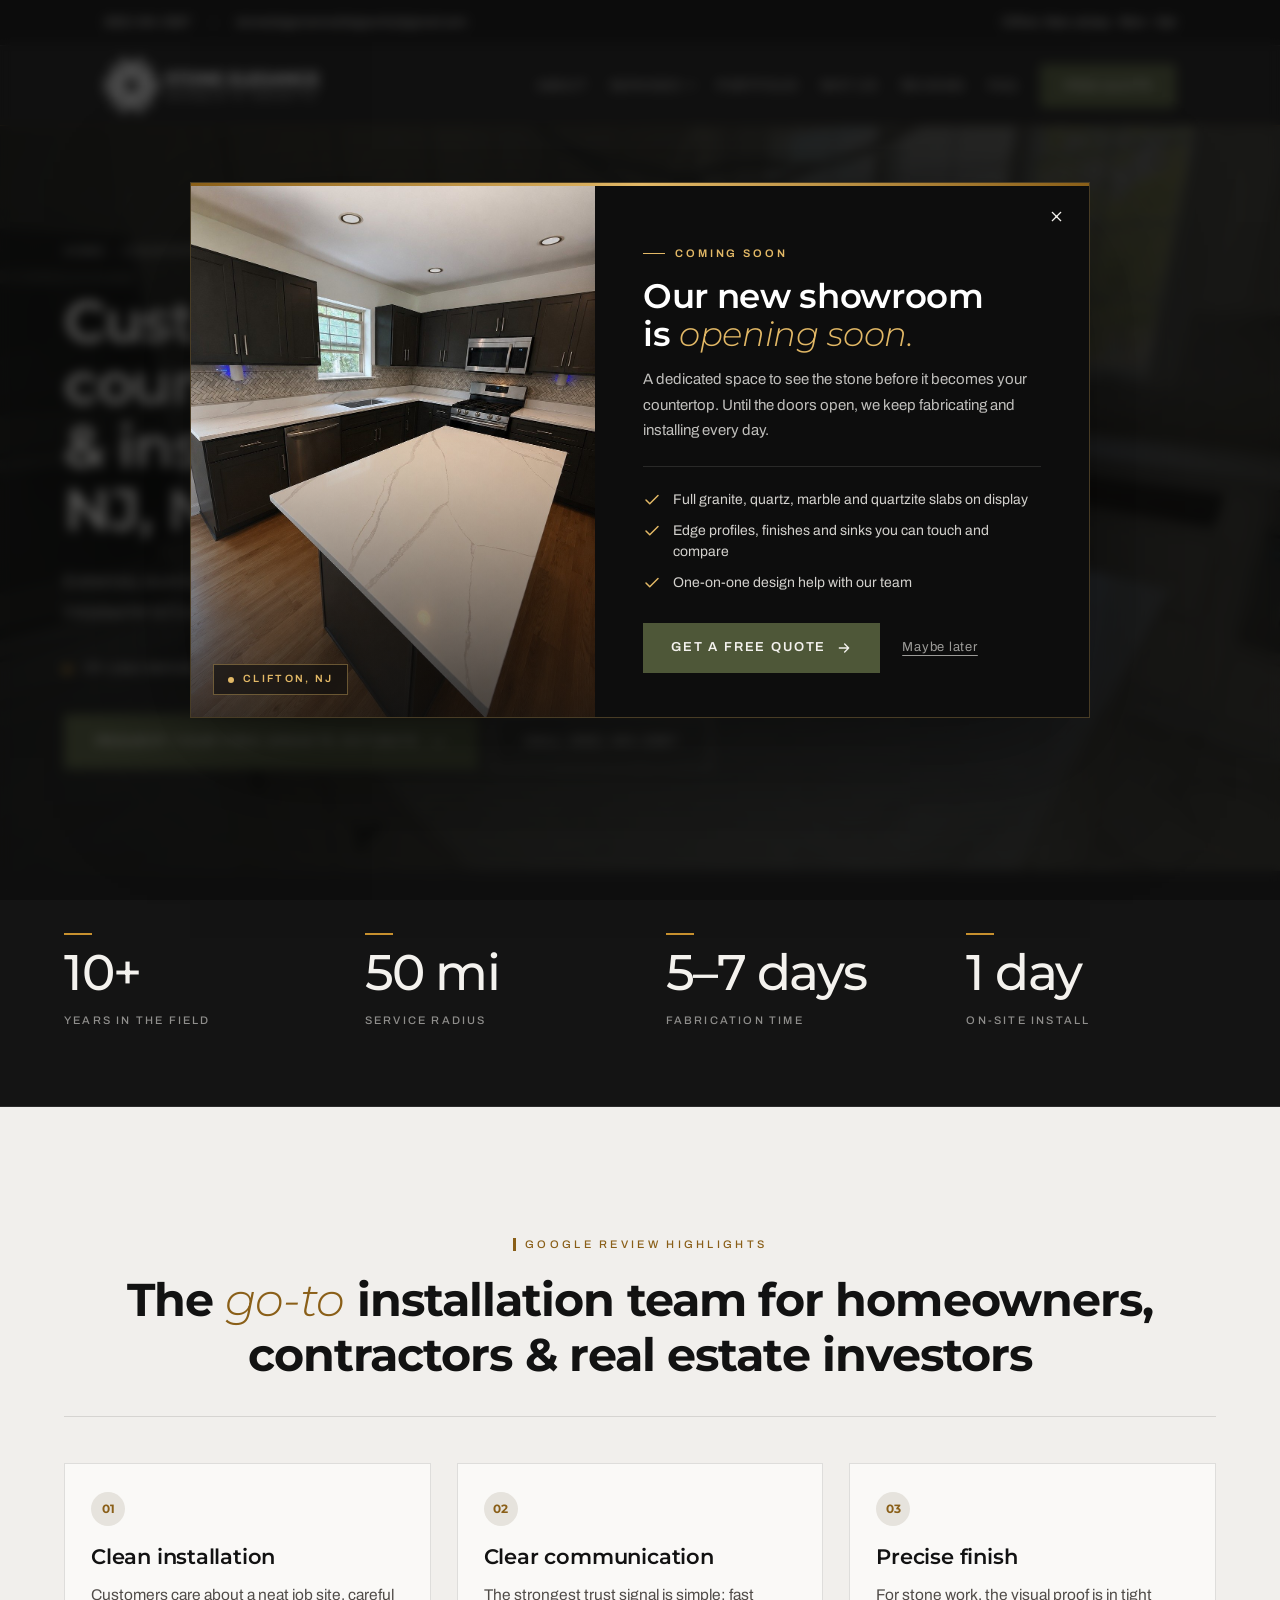
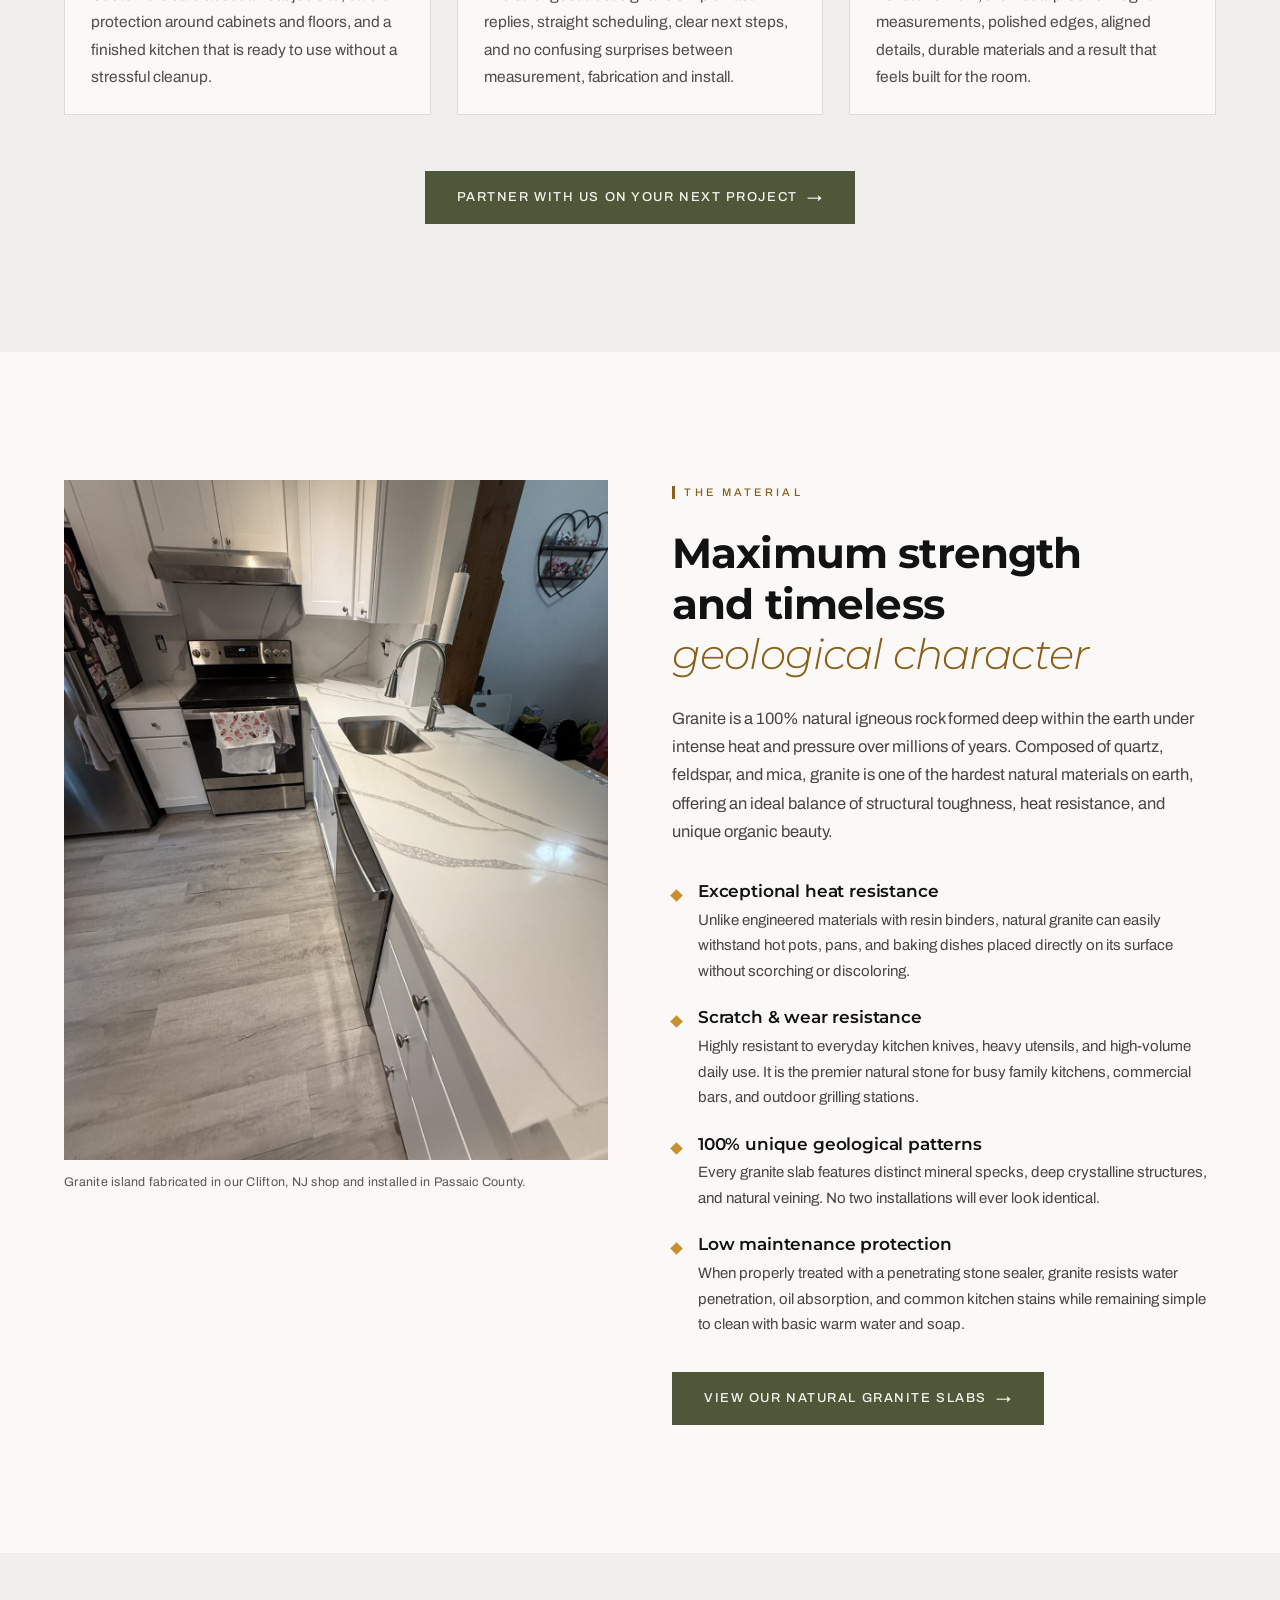
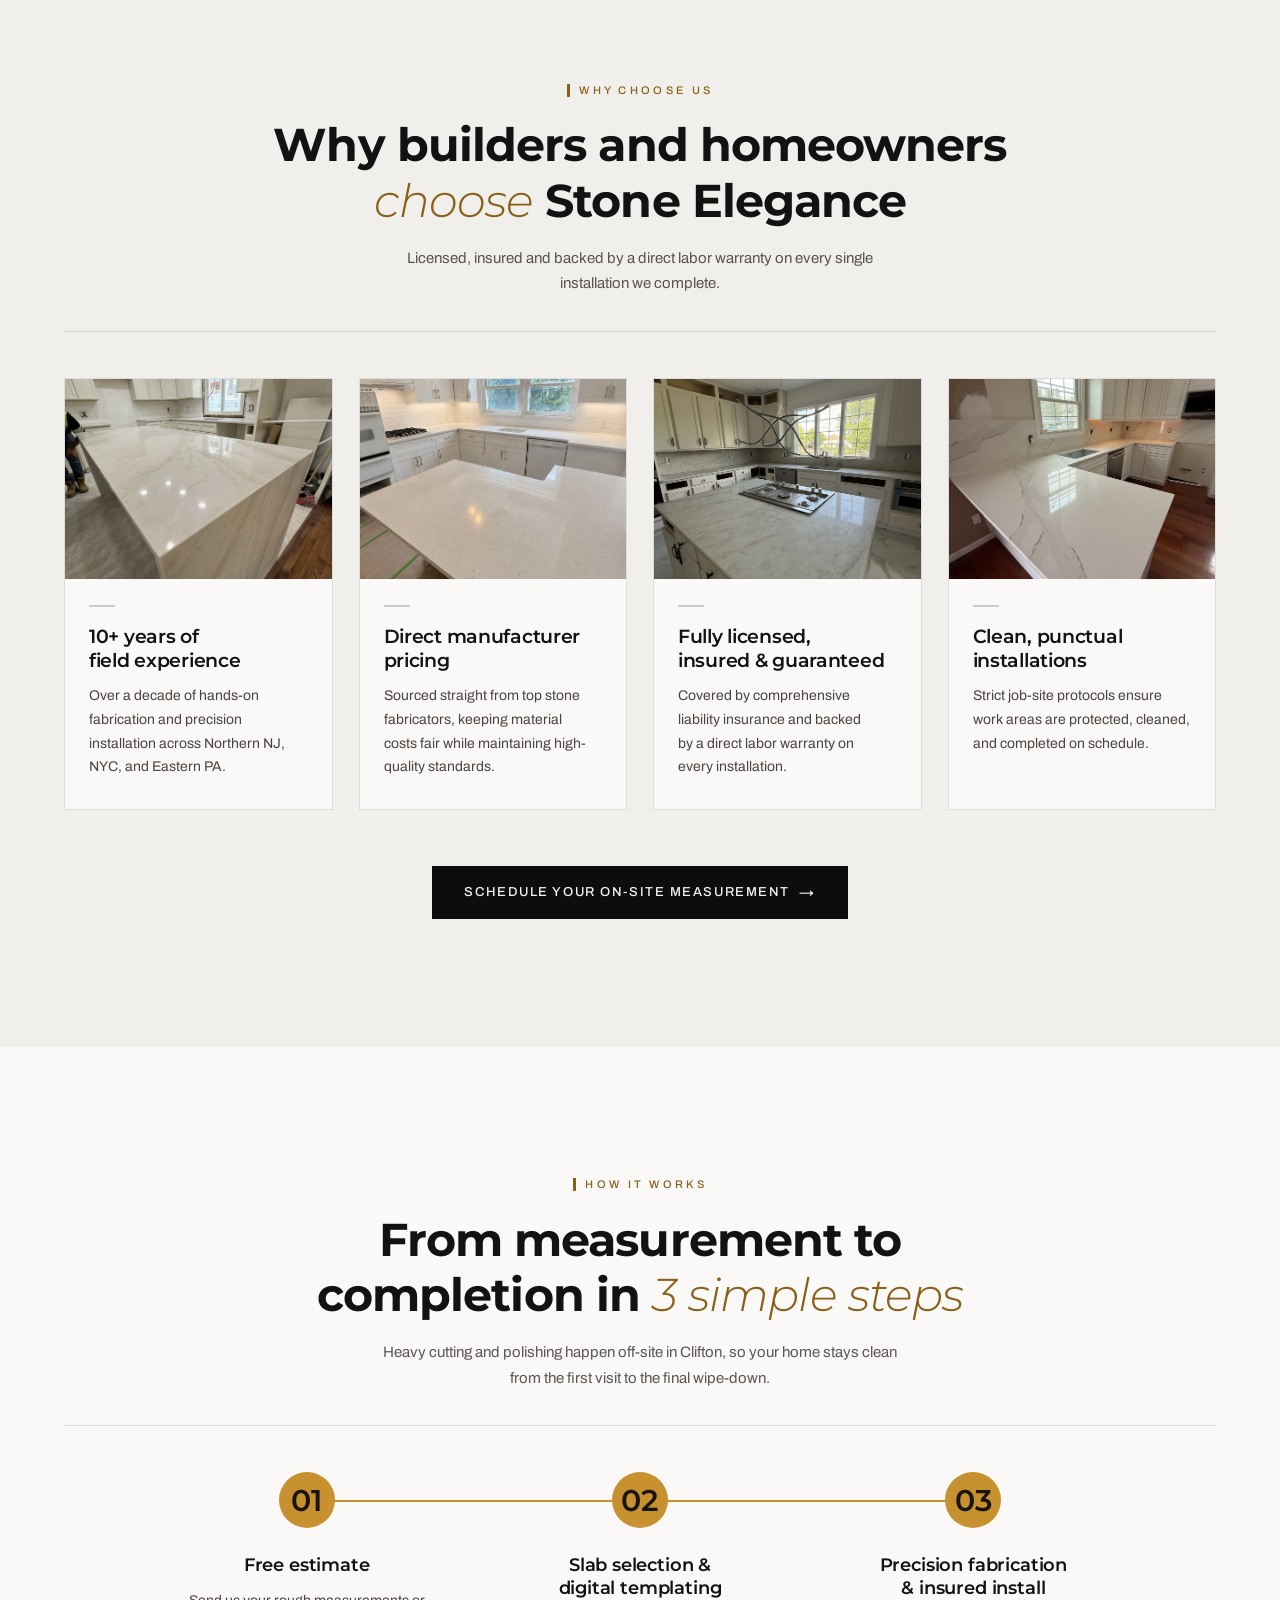
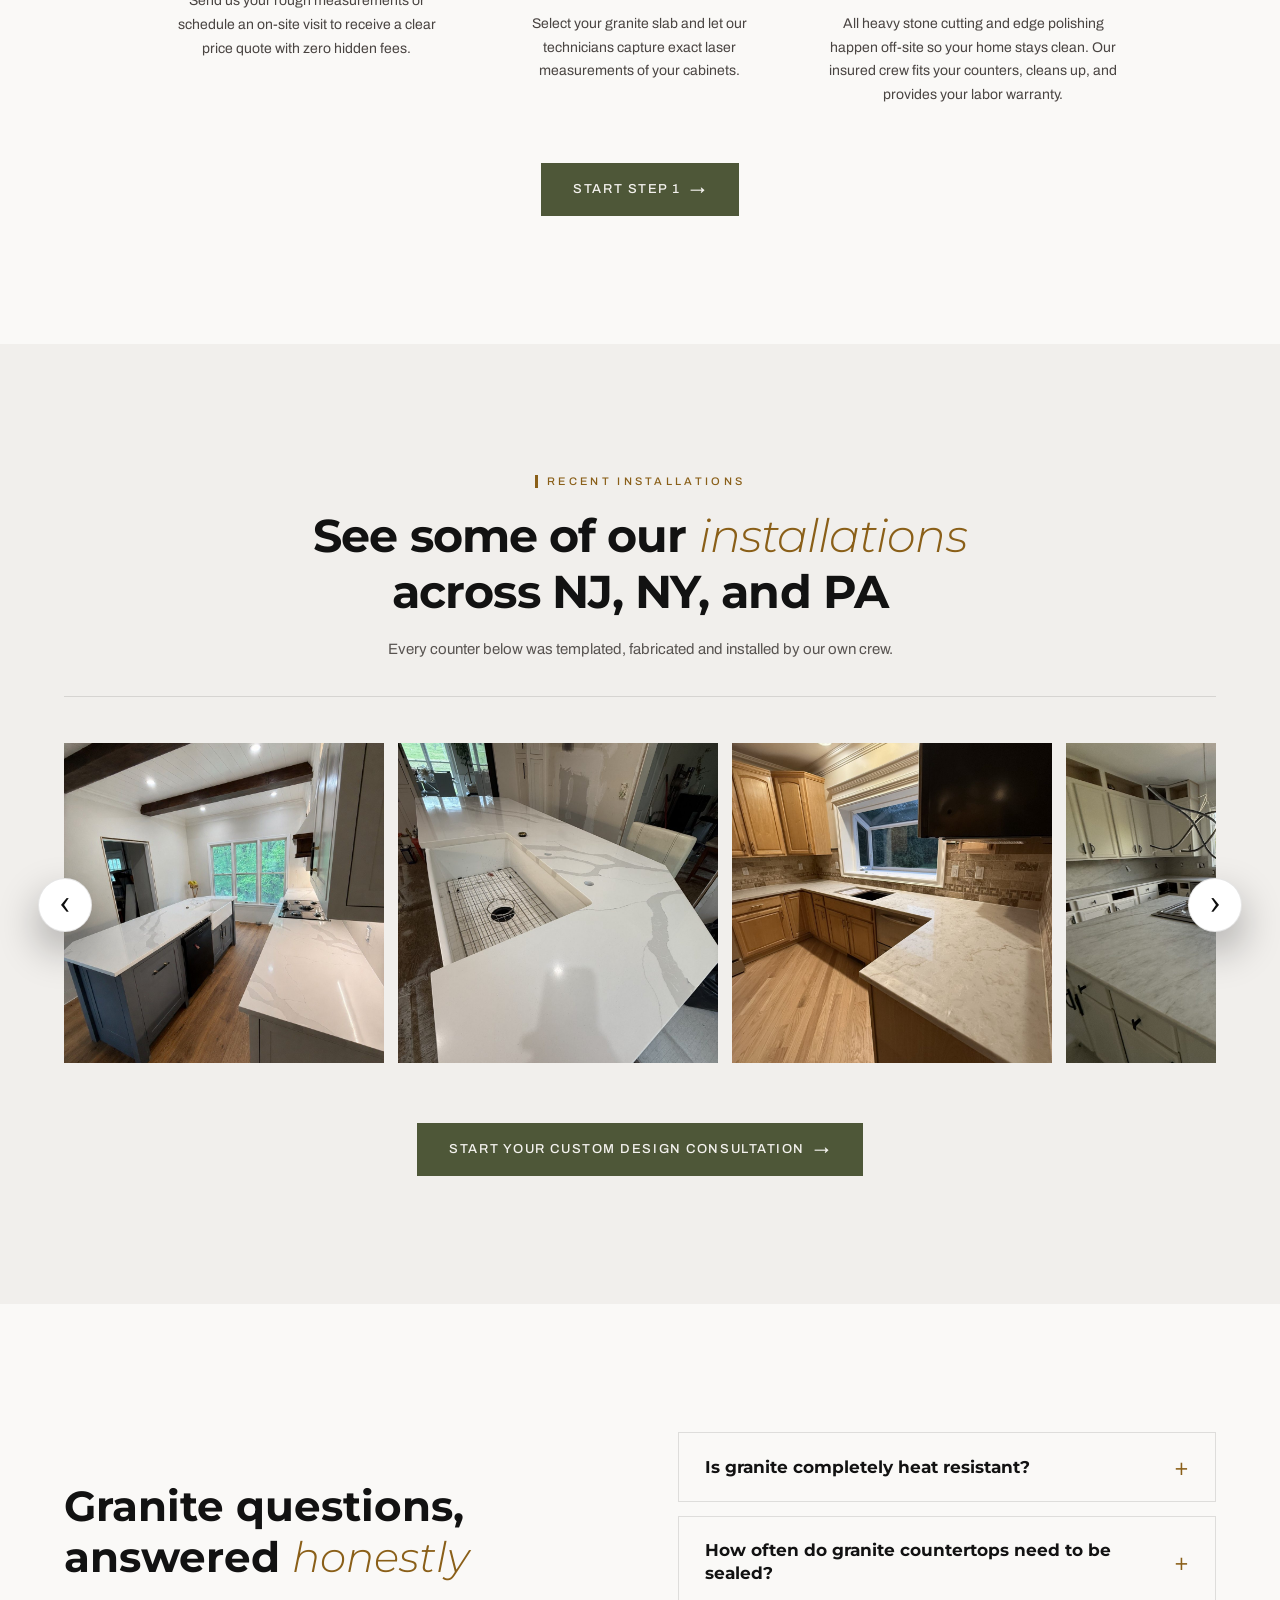
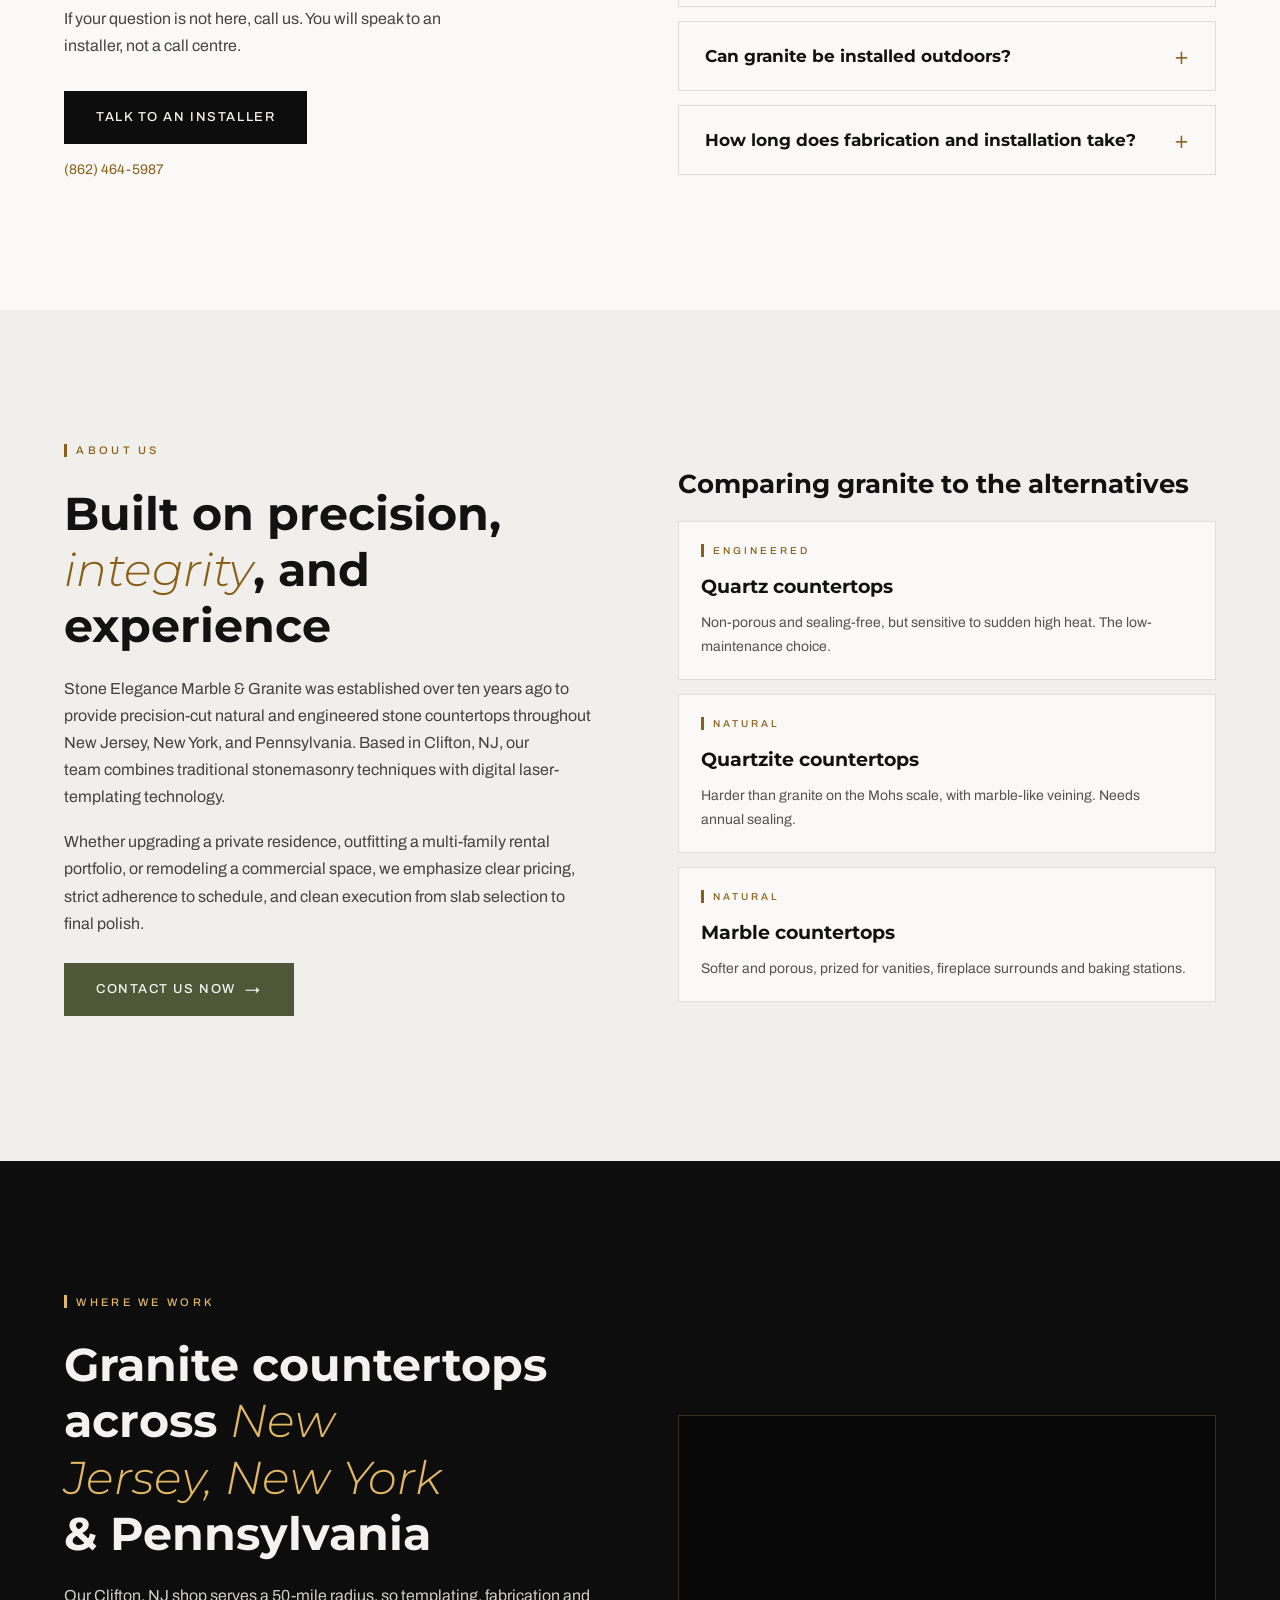
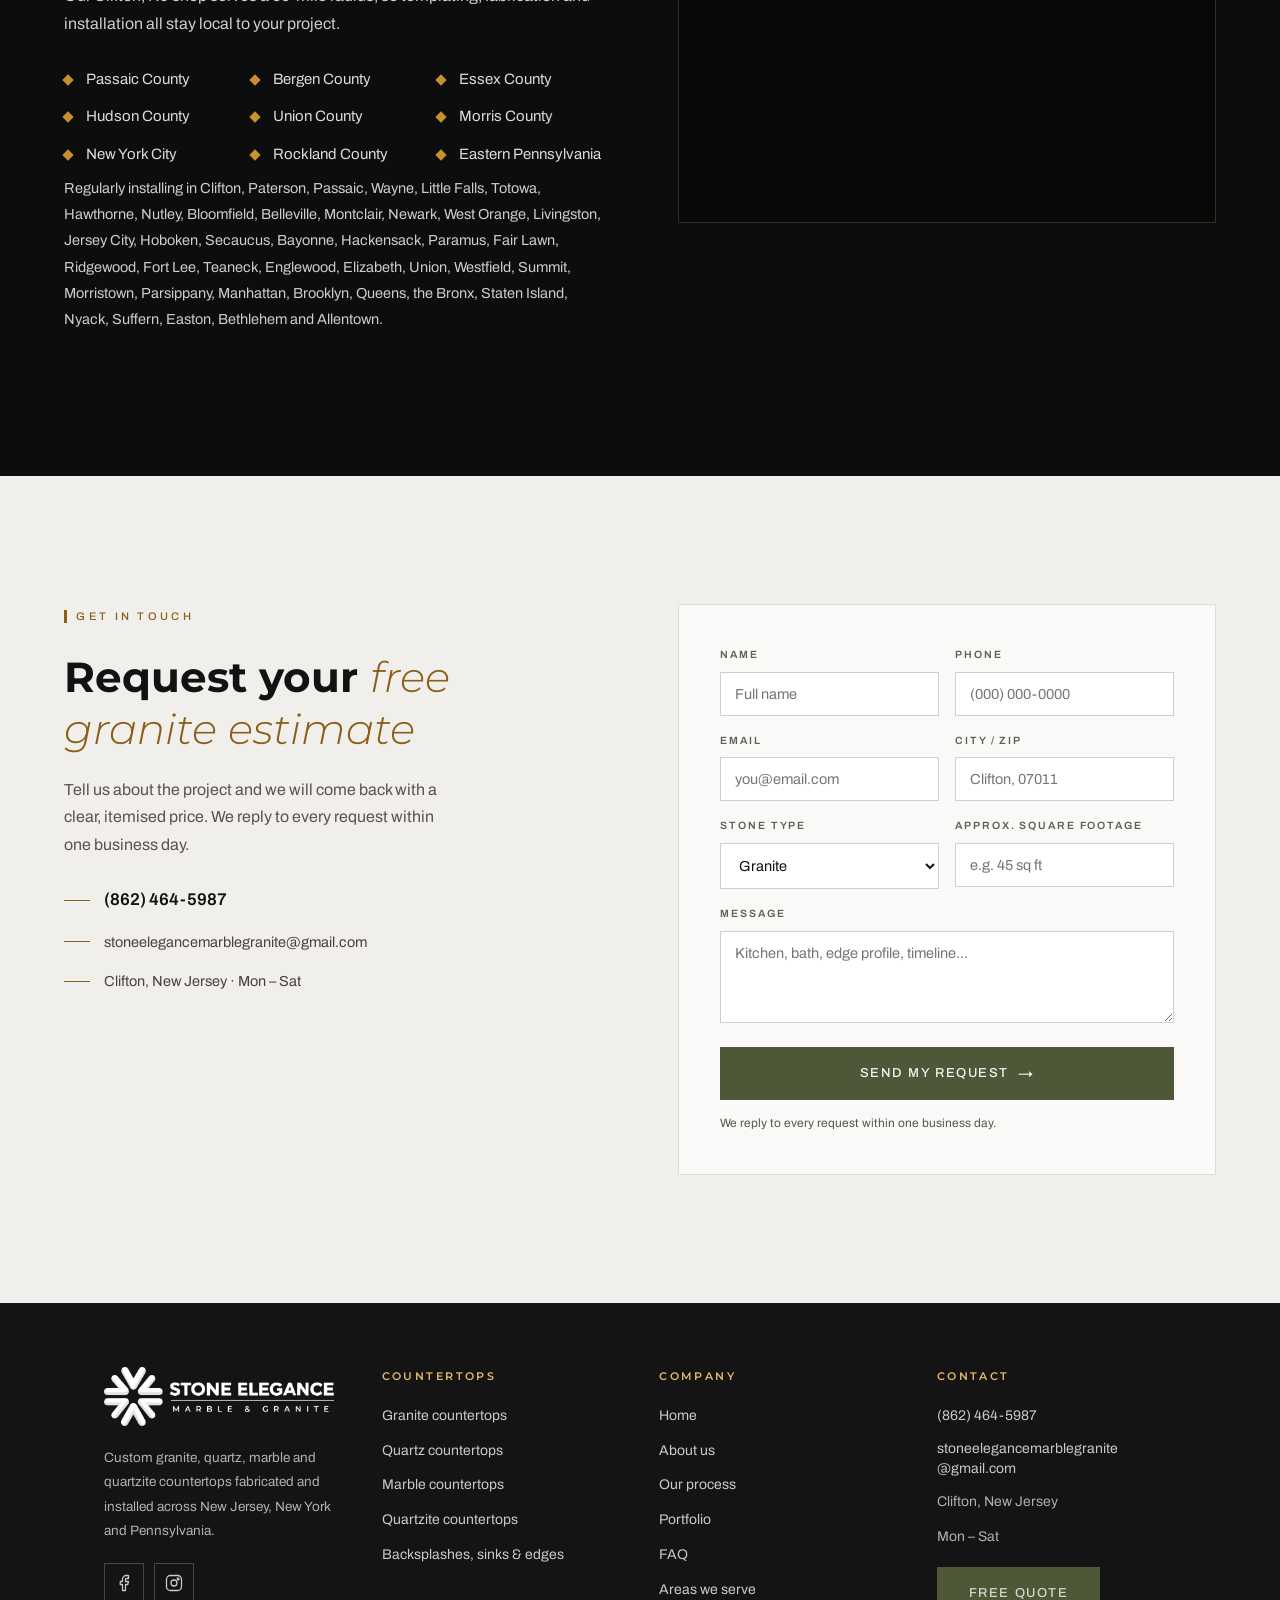
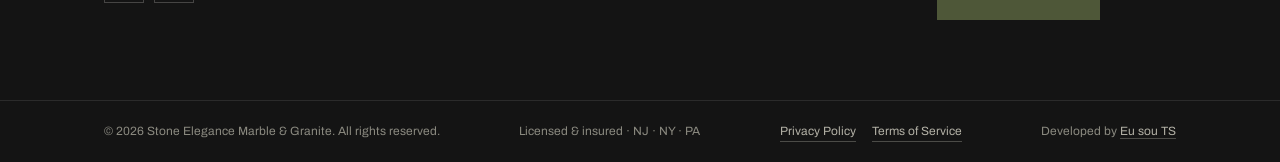
<file: granite-countertops/index.html>
<!DOCTYPE html>
<html lang="en">
<head>
<meta charset="utf-8">
<meta name="viewport" content="width=device-width, initial-scale=1">

<title>Custom granite countertops Clifton NJ | Stone Elegance</title>
<meta name="description" content="Heavy-duty, heat-resistant natural granite countertops fabricated &amp; installed across NJ, NY &amp; PA. 10+ years experience &amp; direct pricing. Get a free estimate!">
<link rel="canonical" href="https://stonelegance.com/granite-countertops/">
<meta name="robots" content="index,follow,max-image-preview:large,max-snippet:-1,max-video-preview:-1">
<meta name="theme-color" content="#4E5738">
<meta name="geo.region" content="US-NJ">
<meta name="geo.placename" content="Clifton, New Jersey">

<meta property="og:type" content="website">
<meta property="og:site_name" content="Stone Elegance Marble &amp; Granite">
<meta property="og:locale" content="en_US">
<meta property="og:url" content="https://stonelegance.com/granite-countertops/">
<meta property="og:title" content="Custom granite countertops Clifton NJ | Stone Elegance">
<meta property="og:description" content="Heat-resistant natural granite countertops fabricated and installed across New Jersey, New York and Pennsylvania. Free estimate in one business day.">
<meta property="og:image" content="https://stonelegance.com/img/p12.jpg">
<meta property="og:image:alt" content="Granite countertop fabricated and installed by Stone Elegance in Clifton, NJ">
<meta name="twitter:card" content="summary_large_image">
<meta name="twitter:title" content="Custom granite countertops Clifton NJ | Stone Elegance">
<meta name="twitter:description" content="Heat-resistant natural granite countertops fabricated and installed across NJ, NY &amp; PA.">
<meta name="twitter:image" content="https://stonelegance.com/img/p12.jpg">

<link rel="icon" href="/img/mark-dark.png">
<link rel="apple-touch-icon" href="/img/mark-dark.png">
<link rel="manifest" href="/site.webmanifest">

<link rel="preload" as="image" href="/img/p12.jpg" fetchpriority="high">
<link rel="preconnect" href="https://fonts.googleapis.com">
<link rel="preconnect" href="https://fonts.gstatic.com" crossorigin>
<link href="https://fonts.googleapis.com/css2?family=Montserrat:ital,wght@0,300;0,400;0,500;0,600;0,700;1,300&family=Archivo:wght@300;400;500;600&display=swap" rel="stylesheet">
<link rel="stylesheet" href="/css/pages.css">

<script type="application/ld+json">
{
  "@context": "https://schema.org",
  "@graph": [
    {
      "@type": ["LocalBusiness", "HomeAndConstructionBusiness"],
      "@id": "https://stonelegance.com/#business",
      "name": "Stone Elegance Marble & Granite",
      "url": "https://stonelegance.com/",
      "image": "https://stonelegance.com/img/p02.jpg",
      "logo": "https://stonelegance.com/img/logo-dark.png",
      "description": "Custom granite, quartz, marble and quartzite countertops fabricated and installed across New Jersey, New York and Pennsylvania.",
      "telephone": "+1-862-464-5987",
      "email": "stoneelegancemarblegranite@gmail.com",
      "priceRange": "$$",
      "hasMap": "https://www.google.com/maps/place/Stone+Elegance+Marble+%26+Granite/data=!4m2!3m1!1s0x0:0x54cea5bd7432807f",
      "sameAs": [
        "https://www.facebook.com/stoneelegancemarblework/",
        "https://www.instagram.com/stone.elegance_/"
      ],
      "address": {
        "@type": "PostalAddress",
        "addressLocality": "Clifton",
        "addressRegion": "NJ",
        "addressCountry": "US"
      },
      "areaServed": [
        { "@type": "City", "name": "Clifton", "addressRegion": "NJ" },
        { "@type": "City", "name": "Paterson", "addressRegion": "NJ" },
        { "@type": "City", "name": "Passaic", "addressRegion": "NJ" },
        { "@type": "City", "name": "Wayne", "addressRegion": "NJ" },
        { "@type": "City", "name": "Montclair", "addressRegion": "NJ" },
        { "@type": "City", "name": "Newark", "addressRegion": "NJ" },
        { "@type": "City", "name": "Jersey City", "addressRegion": "NJ" },
        { "@type": "City", "name": "Hackensack", "addressRegion": "NJ" },
        { "@type": "City", "name": "New York", "addressRegion": "NY" },
        { "@type": "AdministrativeArea", "name": "Passaic County, NJ" },
        { "@type": "AdministrativeArea", "name": "Bergen County, NJ" },
        { "@type": "AdministrativeArea", "name": "Essex County, NJ" },
        { "@type": "AdministrativeArea", "name": "Hudson County, NJ" },
        { "@type": "AdministrativeArea", "name": "Union County, NJ" },
        { "@type": "AdministrativeArea", "name": "Morris County, NJ" },
        { "@type": "AdministrativeArea", "name": "Rockland County, NY" },
        { "@type": "AdministrativeArea", "name": "Eastern Pennsylvania" }
      ],
      "openingHoursSpecification": [{
        "@type": "OpeningHoursSpecification",
        "dayOfWeek": ["Monday","Tuesday","Wednesday","Thursday","Friday","Saturday"]
      }]
    },
    {
      "@type": "Service",
      "@id": "https://stonelegance.com/granite-countertops/#service",
      "name": "Granite countertop fabrication and installation",
      "serviceType": "Granite countertop fabrication and installation",
      "url": "https://stonelegance.com/granite-countertops/",
      "description": "Custom-cut natural granite countertops templated, fabricated and installed for kitchens, outdoor kitchens and commercial properties across New Jersey, New York and Pennsylvania.",
      "provider": { "@id": "https://stonelegance.com/#business" },
      "areaServed": [
        { "@type": "State", "name": "New Jersey" },
        { "@type": "State", "name": "New York" },
        { "@type": "State", "name": "Pennsylvania" }
      ]
    },
    {
      "@type": "WebPage",
      "@id": "https://stonelegance.com/granite-countertops/#webpage",
      "url": "https://stonelegance.com/granite-countertops/",
      "name": "Custom granite countertops Clifton NJ | Stone Elegance",
      "inLanguage": "en-US",
      "isPartOf": { "@id": "https://stonelegance.com/#website" },
      "about": { "@id": "https://stonelegance.com/granite-countertops/#service" },
      "primaryImageOfPage": "https://stonelegance.com/img/p12.jpg",
      "breadcrumb": { "@id": "https://stonelegance.com/granite-countertops/#breadcrumb" }
    },
    {
      "@type": "BreadcrumbList",
      "@id": "https://stonelegance.com/granite-countertops/#breadcrumb",
      "itemListElement": [
        { "@type": "ListItem", "position": 1, "name": "Home", "item": "https://stonelegance.com/" },
        { "@type": "ListItem", "position": 2, "name": "Countertops", "item": "https://stonelegance.com/#materials" },
        { "@type": "ListItem", "position": 3, "name": "Granite countertops" }
      ]
    },
    {
      "@type": "FAQPage",
      "@id": "https://stonelegance.com/granite-countertops/#faq",
      "mainEntity": [
        {
          "@type": "Question",
          "name": "Is granite completely heat resistant?",
          "acceptedAnswer": { "@type": "Answer", "text": "Yes. Granite naturally forms under extreme geothermal temperatures, making it inherently heat-proof. You can place hot pots, pans and baking sheets directly onto granite surfaces without causing scorching or thermal shock damage." }
        },
        {
          "@type": "Question",
          "name": "How often do granite countertops need to be sealed?",
          "acceptedAnswer": { "@type": "Answer", "text": "Granite is a porous natural stone, but applying a professional penetrating sealer prevents liquid absorption. We seal every granite surface during installation. For ongoing protection, homeowners should reapply a simple spray-on sealer once every 12 to 18 months." }
        },
        {
          "@type": "Question",
          "name": "Can granite be installed outdoors?",
          "acceptedAnswer": { "@type": "Answer", "text": "Yes. Unlike quartz, which can fade or yellow under direct UV sunlight due to its resin binders, natural granite is 100% UV-resistant and weatherproof. It is the leading natural stone choice for outdoor kitchens, patio bar tops and BBQ surrounds." }
        },
        {
          "@type": "Question",
          "name": "How long does fabrication and installation take?",
          "acceptedAnswer": { "@type": "Answer", "text": "After slab selection and digital laser templating are completed, custom fabrication takes approximately 5 to 7 business days. On-site installation is completed in a single day by our insured installation crew." }
        }
      ]
    }
  ]
}
</script>
</head>
<body>

<div class="top-strip">
  <div class="top-strip-inner">
    <div class="grp">
      <a href="tel:+18624645987">(862) 464-5987</a>
      <span class="sep"></span>
      <a href="mailto:stoneelegancemarblegranite@gmail.com">stoneelegancemarblegranite@gmail.com</a>
    </div>
    <div class="grp"><span>Clifton, New Jersey · Mon – Sat</span></div>
  </div>
</div>

<header class="site-header">
  <div class="site-header-inner">
    <a href="/" aria-label="Stone Elegance Marble &amp; Granite home page"><img class="site-logo" src="/img/logo-white.png" alt="Stone Elegance Marble &amp; Granite" width="260" height="58"></a>
    <button class="menu-btn" type="button" data-menu-button aria-expanded="false" aria-controls="mobile-menu" aria-label="Open menu"><span></span></button>
    <nav class="desktop-nav" aria-label="Main">
      <a href="/#about">About</a>
      <span class="nav-has-drop">
        <a href="/#materials">Services<span class="nav-caret" aria-hidden="true"></span></a>
        <span class="nav-drop">
          <a href="/granite-countertops/" aria-current="page">Granite countertops</a>
          <a href="/quartz-countertops/">Quartz countertops</a>
          <a href="/marble-countertops/">Marble countertops</a>
          <a href="/quartzite-countertops/">Quartzite countertops</a>
          <span class="divider"></span>
          <a href="/#materials">Backsplashes, sinks &amp; edges</a>
        </span>
      </span>
      <a href="/#portfolio">Portfolio</a>
      <a href="/#why">Why us</a>
      <a href="/#reviews">Reviews</a>
      <a href="/#faq">FAQ</a>
      <a class="btn" href="#estimate">Free quote</a>
    </nav>
  </div>
  <nav class="mobile-menu-panel" id="mobile-menu" data-menu-panel aria-label="Mobile">
    <a href="/">Home</a>
    <a href="/#about">About</a>
    <a href="/#materials">Services</a>
    <a class="sub" href="/granite-countertops/" aria-current="page">Granite countertops</a>
    <a class="sub" href="/quartz-countertops/">Quartz countertops</a>
    <a class="sub" href="/marble-countertops/">Marble countertops</a>
    <a class="sub" href="/quartzite-countertops/">Quartzite countertops</a>
    <a href="/#portfolio">Portfolio</a>
    <a href="/#areas">Areas we serve</a>
    <a href="/#faq">FAQ</a>
    <a href="#estimate">Free quote</a>
  </nav>
</header>

<main>

<section class="page-hero">
  <div class="hero-bg">
    <img src="/img/p12.jpg" alt="Granite countertop fabricated and installed by Stone Elegance in Clifton, NJ" width="1200" height="1600" fetchpriority="high">
  </div>
  <div class="inner">
    <nav class="crumbs" aria-label="Breadcrumb">
      <ol>
        <li><a href="/">Home</a></li>
        <li><a href="/#materials">Countertops</a></li>
        <li><span aria-current="page">Granite</span></li>
      </ol>
    </nav>
    <h1>Custom granite countertop <span class="ital-on-dark">fabrication</span> &amp; installation across NJ, NY, and PA</h1>
    <p class="lede">Extremely durable, heat-resistant natural granite slabs custom-cut and precision-installed for active kitchens, outdoor dining spaces, and commercial properties.</p>
    <ul class="hero-trust">
      <li>10+ years fabricating stone in North Jersey</li>
      <li>Licensed &amp; insured · labor warranty</li>
      <li>Free estimate within one business day</li>
    </ul>
    <div class="hero-actions">
      <a class="btn" href="#estimate">Request your free granite estimate <span class="arw">&rarr;</span></a>
      <a class="btn btn-ghost-light" href="tel:+18624645987">Call (862) 464-5987</a>
    </div>
  </div>
</section>

<section class="stats" aria-label="Stone Elegance at a glance">
  <div class="stats-grid">
    <div class="stat"><span class="rule"></span><span class="num">10+</span><span class="lbl">Years in the field</span></div>
    <div class="stat"><span class="rule"></span><span class="num">50 mi</span><span class="lbl">Service radius</span></div>
    <div class="stat"><span class="rule"></span><span class="num">5–7 days</span><span class="lbl">Fabrication time</span></div>
    <div class="stat"><span class="rule"></span><span class="num">1 day</span><span class="lbl">On-site install</span></div>
  </div>
</section>

<section class="sect sect-alt" aria-labelledby="reviews-h">
  <div class="sect-head">
    <span class="eyebrow" data-reveal>Google review highlights</span>
    <h2 id="reviews-h" data-reveal data-delay="1">The <span class="ital">go-to</span> installation team for homeowners, contractors &amp; real estate investors</h2>
  </div>
  <div class="card-grid">
    <div class="quote-card" data-reveal>
      <span class="idx">01</span>
      <h3>Clean installation</h3>
      <p>Customers care about a neat job site, careful protection around cabinets and floors, and a finished kitchen that is ready to use without a stressful cleanup.</p>
    </div>
    <div class="quote-card" data-reveal data-delay="1">
      <span class="idx">02</span>
      <h3>Clear communication</h3>
      <p>The strongest trust signal is simple: fast replies, straight scheduling, clear next steps, and no confusing surprises between measurement, fabrication and install.</p>
    </div>
    <div class="quote-card" data-reveal data-delay="2">
      <span class="idx">03</span>
      <h3>Precise finish</h3>
      <p>For stone work, the visual proof is in tight measurements, polished edges, aligned details, durable materials and a result that feels built for the room.</p>
    </div>
  </div>
  <div class="sect-cta">
    <a class="btn" href="#estimate">Partner with us on your next project <span class="arw">&rarr;</span></a>
  </div>
</section>

<section class="sect" aria-labelledby="material-h">
  <div class="feature">
    <figure class="feature-media" data-reveal>
      <div class="shot"><img src="/img/p18.jpg" alt="Natural granite slab with crystalline mineral detail, cut for a North Jersey kitchen" loading="lazy" width="1200" height="1600"></div>
      <figcaption>Granite island fabricated in our Clifton, NJ shop and installed in Passaic County.</figcaption>
    </figure>
    <div>
      <span class="eyebrow" data-reveal>The material</span>
      <h2 id="material-h" data-reveal data-delay="1">Maximum strength and timeless <span class="ital">geological character</span></h2>
      <p class="intro" data-reveal data-delay="2">Granite is a 100% natural igneous rock formed deep within the earth under intense heat and pressure over millions of years. Composed of quartz, feldspar, and mica, granite is one of the hardest natural materials on earth, offering an ideal balance of structural toughness, heat resistance, and unique organic beauty.</p>
      <ul class="spec-list">
        <li data-reveal><strong>Exceptional heat resistance</strong><p>Unlike engineered materials with resin binders, natural granite can easily withstand hot pots, pans, and baking dishes placed directly on its surface without scorching or discoloring.</p></li>
        <li data-reveal><strong>Scratch &amp; wear resistance</strong><p>Highly resistant to everyday kitchen knives, heavy utensils, and high-volume daily use. It is the premier natural stone for busy family kitchens, commercial bars, and outdoor grilling stations.</p></li>
        <li data-reveal><strong>100% unique geological patterns</strong><p>Every granite slab features distinct mineral specks, deep crystalline structures, and natural veining. No two installations will ever look identical.</p></li>
        <li data-reveal><strong>Low maintenance protection</strong><p>When properly treated with a penetrating stone sealer, granite resists water penetration, oil absorption, and common kitchen stains while remaining simple to clean with basic warm water and soap.</p></li>
      </ul>
      <p style="margin:34px 0 0"><a class="btn" href="#estimate">View our natural granite slabs <span class="arw">&rarr;</span></a></p>
    </div>
  </div>
</section>

<section class="sect sect-alt" aria-labelledby="why-h">
  <div class="sect-head">
    <span class="eyebrow" data-reveal>Why choose us</span>
    <h2 id="why-h" data-reveal data-delay="1">Why builders and homeowners <span class="ital">choose</span> Stone Elegance</h2>
    <p>Licensed, insured and backed by a direct labor warranty on every single installation we complete.</p>
  </div>
  <div class="card-grid">
    <article class="card" data-reveal>
      <div class="card-img"><img src="/img/p07.jpg" alt="Polished granite counter with a mitred edge" loading="lazy" width="1200" height="1600"></div>
      <div class="card-body"><span class="rule"></span><h3>10+ years of field experience</h3><p>Over a decade of hands-on fabrication and precision installation across Northern NJ, NYC, and Eastern PA.</p></div>
    </article>
    <article class="card" data-reveal data-delay="1">
      <div class="card-img"><img src="/img/p03.jpg" alt="Long seamless stone counter run in a Bergen County kitchen" loading="lazy" width="1086" height="1448"></div>
      <div class="card-body"><span class="rule"></span><h3>Direct manufacturer pricing</h3><p>Sourced straight from top stone fabricators, keeping material costs fair while maintaining high-quality standards.</p></div>
    </article>
    <article class="card" data-reveal data-delay="2">
      <div class="card-img"><img src="/img/p10.jpg" alt="Stone island with a cooktop cutout installed in Essex County, NJ" loading="lazy" width="1200" height="1600"></div>
      <div class="card-body"><span class="rule"></span><h3>Fully licensed, insured &amp; guaranteed</h3><p>Covered by comprehensive liability insurance and backed by a direct labor warranty on every installation.</p></div>
    </article>
    <article class="card" data-reveal data-delay="3">
      <div class="card-img"><img src="/img/p19.jpg" alt="Finished island under pendant lights after a one-day install" loading="lazy" width="1200" height="1600"></div>
      <div class="card-body"><span class="rule"></span><h3>Clean, punctual installations</h3><p>Strict job-site protocols ensure work areas are protected, cleaned, and completed on schedule.</p></div>
    </article>
  </div>
  <div class="sect-cta">
    <a class="btn btn-dark" href="#estimate">Schedule your on-site measurement <span class="arw">&rarr;</span></a>
  </div>
</section>

<section class="sect" aria-labelledby="process-h">
  <div class="sect-head">
    <span class="eyebrow" data-reveal>How it works</span>
    <h2 id="process-h" data-reveal data-delay="1">From measurement to completion in <span class="ital">3 simple steps</span></h2>
    <p>Heavy cutting and polishing happen off-site in Clifton, so your home stays clean from the first visit to the final wipe-down.</p>
  </div>
  <div class="steps">
    <div class="step" data-reveal>
      <div class="dial"><span>01</span></div>
      <h3>Free estimate</h3>
      <p>Send us your rough measurements or schedule an on-site visit to receive a clear price quote with zero hidden fees.</p>
    </div>
    <div class="step" data-reveal data-delay="1">
      <div class="dial"><span>02</span></div>
      <h3>Slab selection &amp; digital templating</h3>
      <p>Select your granite slab and let our technicians capture exact laser measurements of your cabinets.</p>
    </div>
    <div class="step" data-reveal data-delay="2">
      <div class="dial"><span>03</span></div>
      <h3>Precision fabrication &amp; insured install</h3>
      <p>All heavy stone cutting and edge polishing happen off-site so your home stays clean. Our insured crew fits your counters, cleans up, and provides your labor warranty.</p>
    </div>
  </div>
  <div class="sect-cta"><a class="btn" href="#estimate">Start step 1 <span class="arw">&rarr;</span></a></div>
</section>

<section class="sect sect-alt" aria-labelledby="gallery-h">
  <div class="sect-head">
    <span class="eyebrow" data-reveal>Recent installations</span>
    <h2 id="gallery-h" data-reveal data-delay="1">See some of our <span class="ital">installations</span> across NJ, NY, and PA</h2>
    <p>Every counter below was templated, fabricated and installed by our own crew.</p>
  </div>
  <div class="rail-wrap" data-rail-wrap data-reveal>
    <div class="rail" data-rail>
      <figure><div class="shot"><img src="/img/p01.jpg" alt="Stone island installed in a Clifton, NJ kitchen" loading="lazy" width="1086" height="1448"></div></figure>
      <figure><div class="shot"><img src="/img/p04.jpg" alt="Kitchen counters and backsplash installed in Paterson, NJ" loading="lazy" width="1200" height="1600"></div></figure>
      <figure><div class="shot"><img src="/img/p06.jpg" alt="Undermount sink cutout in a natural stone counter" loading="lazy" width="1200" height="1600"></div></figure>
      <figure><div class="shot"><img src="/img/p11.jpg" alt="Bathroom vanity top installed in Bergen County, NJ" loading="lazy" width="1200" height="1600"></div></figure>
      <figure><div class="shot"><img src="/img/p15.jpg" alt="Polished edge profile detail on a finished counter" loading="lazy" width="1200" height="1600"></div></figure>
      <figure><div class="shot"><img src="/img/p17.jpg" alt="Stone bar top installed in a Hudson County property" loading="lazy" width="1200" height="1600"></div></figure>
      <figure><div class="shot"><img src="/img/p21.jpg" alt="Full-height slab backsplash cut from the same block" loading="lazy" width="1200" height="1600"></div></figure>
      <figure><div class="shot"><img src="/img/p22.jpg" alt="Dramatic veining running across a long counter run" loading="lazy" width="1200" height="1600"></div></figure>
    </div>
    <button class="rail-arrow rail-prev" type="button" data-rail-prev aria-label="Previous photo">&lsaquo;</button>
    <button class="rail-arrow rail-next" type="button" data-rail-next aria-label="Next photo">&rsaquo;</button>
  </div>
  <div class="sect-cta"><a class="btn" href="#estimate">Start your custom design consultation <span class="arw">&rarr;</span></a></div>
</section>

<section class="sect" aria-labelledby="faq-h">
  <div class="faq-grid">
    <div class="faq-intro">
      <span class="eyebrow" data-reveal>Good to know</span>
      <h2 id="faq-h" data-reveal data-delay="1">Granite questions, answered <span class="ital">honestly</span></h2>
      <p>If your question is not here, call us. You will speak to an installer, not a call centre.</p>
      <div class="acts">
        <a class="btn btn-dark" href="tel:+18624645987">Talk to an installer</a>
        <a href="tel:+18624645987" style="font-size:14px;color:#8A5F18">(862) 464-5987</a>
      </div>
    </div>
    <div class="faq-list">
      <details>
        <summary>Is granite completely heat resistant?<span class="qmark">+</span></summary>
        <div><p>Yes. Granite naturally forms under extreme geothermal temperatures, making it inherently heat-proof. You can place hot pots, pans, and baking sheets directly onto granite surfaces without causing scorching or thermal shock damage.</p></div>
      </details>
      <details>
        <summary>How often do granite countertops need to be sealed?<span class="qmark">+</span></summary>
        <div><p>Granite is a porous natural stone, but applying a professional penetrating sealer prevents liquid absorption. We seal every granite surface during installation. For ongoing protection, homeowners should reapply a simple spray-on sealer once every 12 to 18 months.</p></div>
      </details>
      <details>
        <summary>Can granite be installed outdoors?<span class="qmark">+</span></summary>
        <div><p>Yes. Unlike quartz, which can fade or yellow under direct UV sunlight due to its resin binders, natural granite is 100% UV-resistant and weatherproof. It is the leading natural stone choice for outdoor kitchens, patio bar tops, and BBQ surrounds.</p></div>
      </details>
      <details>
        <summary>How long does fabrication and installation take?<span class="qmark">+</span></summary>
        <div><p>After slab selection and digital laser templating are completed, custom fabrication takes approximately 5 to 7 business days. On-site installation is completed in a single day by our insured installation crew.</p></div>
      </details>
    </div>
  </div>
</section>

<section class="sect sect-alt" aria-labelledby="about-h">
  <div class="split">
    <div>
      <span class="eyebrow" data-reveal>About us</span>
      <h2 id="about-h" data-reveal data-delay="1">Built on precision, <span class="ital">integrity</span>, and experience</h2>
      <p>Stone Elegance Marble &amp; Granite was established over ten years ago to provide precision-cut natural and engineered stone countertops throughout New Jersey, New York, and Pennsylvania. Based in Clifton, NJ, our team combines traditional stonemasonry techniques with digital laser-templating technology.</p>
      <p>Whether upgrading a private residence, outfitting a multi-family rental portfolio, or remodeling a commercial space, we emphasize clear pricing, strict adherence to schedule, and clean execution from slab selection to final polish.</p>
      <p style="margin-top:26px"><a class="btn" href="#estimate">Contact us now <span class="arw">&rarr;</span></a></p>
    </div>
    <div>
      <h2 style="font-size:clamp(20px,2.2vw,26px);margin:0 0 20px">Comparing granite to the alternatives</h2>
      <div class="card-grid" style="grid-template-columns:1fr;gap:14px">
        <a class="card" href="/quartz-countertops/" style="padding:20px 22px">
          <span class="eyebrow" style="font-size:10px">Engineered</span>
          <h3 style="margin:12px 0 8px;font-size:19px">Quartz countertops</h3>
          <p style="margin:0;font-size:14px;color:rgba(23,17,14,.72)">Non-porous and sealing-free, but sensitive to sudden high heat. The low-maintenance choice.</p>
        </a>
        <a class="card" href="/quartzite-countertops/" style="padding:20px 22px">
          <span class="eyebrow" style="font-size:10px">Natural</span>
          <h3 style="margin:12px 0 8px;font-size:19px">Quartzite countertops</h3>
          <p style="margin:0;font-size:14px;color:rgba(23,17,14,.72)">Harder than granite on the Mohs scale, with marble-like veining. Needs annual sealing.</p>
        </a>
        <a class="card" href="/marble-countertops/" style="padding:20px 22px">
          <span class="eyebrow" style="font-size:10px">Natural</span>
          <h3 style="margin:12px 0 8px;font-size:19px">Marble countertops</h3>
          <p style="margin:0;font-size:14px;color:rgba(23,17,14,.72)">Softer and porous, prized for vanities, fireplace surrounds and baking stations.</p>
        </a>
      </div>
    </div>
  </div>
</section>

<section class="sect sect-dark" id="areas" aria-labelledby="areas-h">
  <div class="split">
    <div>
      <span class="eyebrow on-dark" data-reveal>Where we work</span>
      <h2 id="areas-h" data-reveal data-delay="1">Granite countertops across <span class="ital-on-dark">New Jersey, New York</span> &amp; Pennsylvania</h2>
      <p>Our Clifton, NJ shop serves a 50-mile radius, so templating, fabrication and installation all stay local to your project.</p>
      <ul class="area-list">
        <li>Passaic County</li>
        <li>Bergen County</li>
        <li>Essex County</li>
        <li>Hudson County</li>
        <li>Union County</li>
        <li>Morris County</li>
        <li>New York City</li>
        <li>Rockland County</li>
        <li>Eastern Pennsylvania</li>
      </ul>
      <p class="city-line">Regularly installing in Clifton, Paterson, Passaic, Wayne, Little Falls, Totowa, Hawthorne, Nutley, Bloomfield, Belleville, Montclair, Newark, West Orange, Livingston, Jersey City, Hoboken, Secaucus, Bayonne, Hackensack, Paramus, Fair Lawn, Ridgewood, Fort Lee, Teaneck, Englewood, Elizabeth, Union, Westfield, Summit, Morristown, Parsippany, Manhattan, Brooklyn, Queens, the Bronx, Staten Island, Nyack, Suffern, Easton, Bethlehem and Allentown.</p>
    </div>
    <div class="map-frame">
      <iframe title="Stone Elegance granite countertop service area around Clifton, New Jersey" src="https://www.google.com/maps?q=Clifton,+New+Jersey&amp;z=7&amp;output=embed" loading="lazy"></iframe>
    </div>
  </div>
</section>

<section class="sect sect-alt" id="estimate" aria-labelledby="estimate-h">
  <div class="contact-grid">
    <div class="contact-info">
      <span class="eyebrow" data-reveal>Get in touch</span>
      <h2 id="estimate-h" data-reveal data-delay="1">Request your <span class="ital">free granite estimate</span></h2>
      <p>Tell us about the project and we will come back with a clear, itemised price. We reply to every request within one business day.</p>
      <div class="contact-lines">
        <a class="tel" href="tel:+18624645987"><span class="dash"></span>(862) 464-5987</a>
        <a href="mailto:stoneelegancemarblegranite@gmail.com"><span class="dash"></span>stoneelegancemarblegranite@gmail.com</a>
        <div><span class="dash"></span>Clifton, New Jersey · Mon – Sat</div>
      </div>
    </div>
    <form class="estimate" id="form01" method="POST" action="https://api.web3forms.com/submit">
      <input type="hidden" name="access_key" value="a00087cd-f5f6-4ad5-9b3d-2bffc4d6e40b">
      <input type="hidden" name="redirect" value="https://stonelegance.com/thanks/">
      <input type="hidden" name="from_name" value="Stone Elegance Website">
      <input type="hidden" name="subject" value="New estimate request — Granite page">
      <input type="hidden" name="source" value="Granite countertops page">
      <label class="hp" aria-hidden="true">Leave this field empty<input type="checkbox" name="botcheck" tabindex="-1" autocomplete="off"></label>
      <div class="fields">
        <label>Name<input name="name" required placeholder="Full name" autocomplete="name"></label>
        <label>Phone<input name="phone" type="tel" required placeholder="(000) 000-0000" autocomplete="tel"></label>
        <label>Email<input name="email" type="email" required placeholder="you@email.com" autocomplete="email"></label>
        <label>City / ZIP<input name="city" placeholder="Clifton, 07011" autocomplete="address-level2"></label>
        <label>Stone type<select name="stone">
          <option>Granite</option><option>Quartz</option><option>Marble</option><option>Quartzite</option><option>Not sure yet</option>
        </select></label>
        <label>Approx. square footage<input name="sqft" placeholder="e.g. 45 sq ft"></label>
      </div>
      <label class="full">Message<textarea name="message" rows="4" placeholder="Kitchen, bath, edge profile, timeline..."></textarea></label>
      <button class="btn" type="submit">Send my request <span class="arw">&rarr;</span></button>
      <div class="note">We reply to every request within one business day.</div>
    </form>
  </div>
</section>

</main>

<footer class="site-footer">
  <div class="footer-top">
    <div>
      <img src="/img/logo-white.png" alt="Stone Elegance Marble &amp; Granite" width="240" height="54">
      <p class="blurb">Custom granite, quartz, marble and quartzite countertops fabricated and installed across New Jersey, New York and Pennsylvania.</p>
      <div class="footer-social">
        <a href="https://www.facebook.com/stoneelegancemarblework/" target="_blank" rel="noopener" aria-label="Stone Elegance on Facebook"><svg viewBox="0 0 24 24" aria-hidden="true"><path d="M18 2h-3a5 5 0 0 0-5 5v3H7v4h3v8h4v-8h3l1-4h-4V7a1 1 0 0 1 1-1h3Z"></path></svg></a>
        <a href="https://www.instagram.com/stone.elegance_/" target="_blank" rel="noopener" aria-label="Stone Elegance on Instagram"><svg viewBox="0 0 24 24" aria-hidden="true"><rect x="2" y="2" width="20" height="20" rx="5"></rect><circle cx="12" cy="12" r="4"></circle><circle cx="17.5" cy="6.5" r="1.2"></circle></svg></a>
      </div>
    </div>
    <div class="footer-col">
      <h2>Countertops</h2>
      <nav aria-label="Countertop materials">
        <a href="/granite-countertops/">Granite countertops</a>
        <a href="/quartz-countertops/">Quartz countertops</a>
        <a href="/marble-countertops/">Marble countertops</a>
        <a href="/quartzite-countertops/">Quartzite countertops</a>
        <a href="/#materials">Backsplashes, sinks &amp; edges</a>
      </nav>
    </div>
    <div class="footer-col">
      <h2>Company</h2>
      <nav aria-label="Company">
        <a href="/">Home</a>
        <a href="/#about">About us</a>
        <a href="/#process">Our process</a>
        <a href="/#portfolio">Portfolio</a>
        <a href="/#faq">FAQ</a>
        <a href="/#areas">Areas we serve</a>
      </nav>
    </div>
    <div class="footer-col">
      <h2>Contact</h2>
      <div class="lines">
        <a href="tel:+18624645987">(862) 464-5987</a>
        <a class="footer-email" href="mailto:stoneelegancemarblegranite@gmail.com"><span>stoneelegancemarblegranite</span><span>@gmail.com</span></a>
        <span>Clifton, New Jersey</span>
        <span>Mon – Sat</span>
      </div>
      <p style="margin-top:18px"><a class="btn" href="#estimate">Free quote</a></p>
    </div>
  </div>
  <div class="footer-bottom">
    <div>
      <span>© 2026 Stone Elegance Marble &amp; Granite. All rights reserved.</span>
      <span>Licensed &amp; insured · NJ · NY · PA</span>
      <span class="footer-legal"><a href="/privacy-policy/">Privacy Policy</a><a href="/terms/">Terms of Service</a></span>
      <span>Developed by <a href="https://eusouts.com/" target="_blank" rel="noopener">Eu sou TS</a></span>
    </div>
  </div>
</footer>

<script src="/js/pages.js" defer></script>
<script src="/js/showroom-popup.js" defer></script>
</body>
</html>
</file>
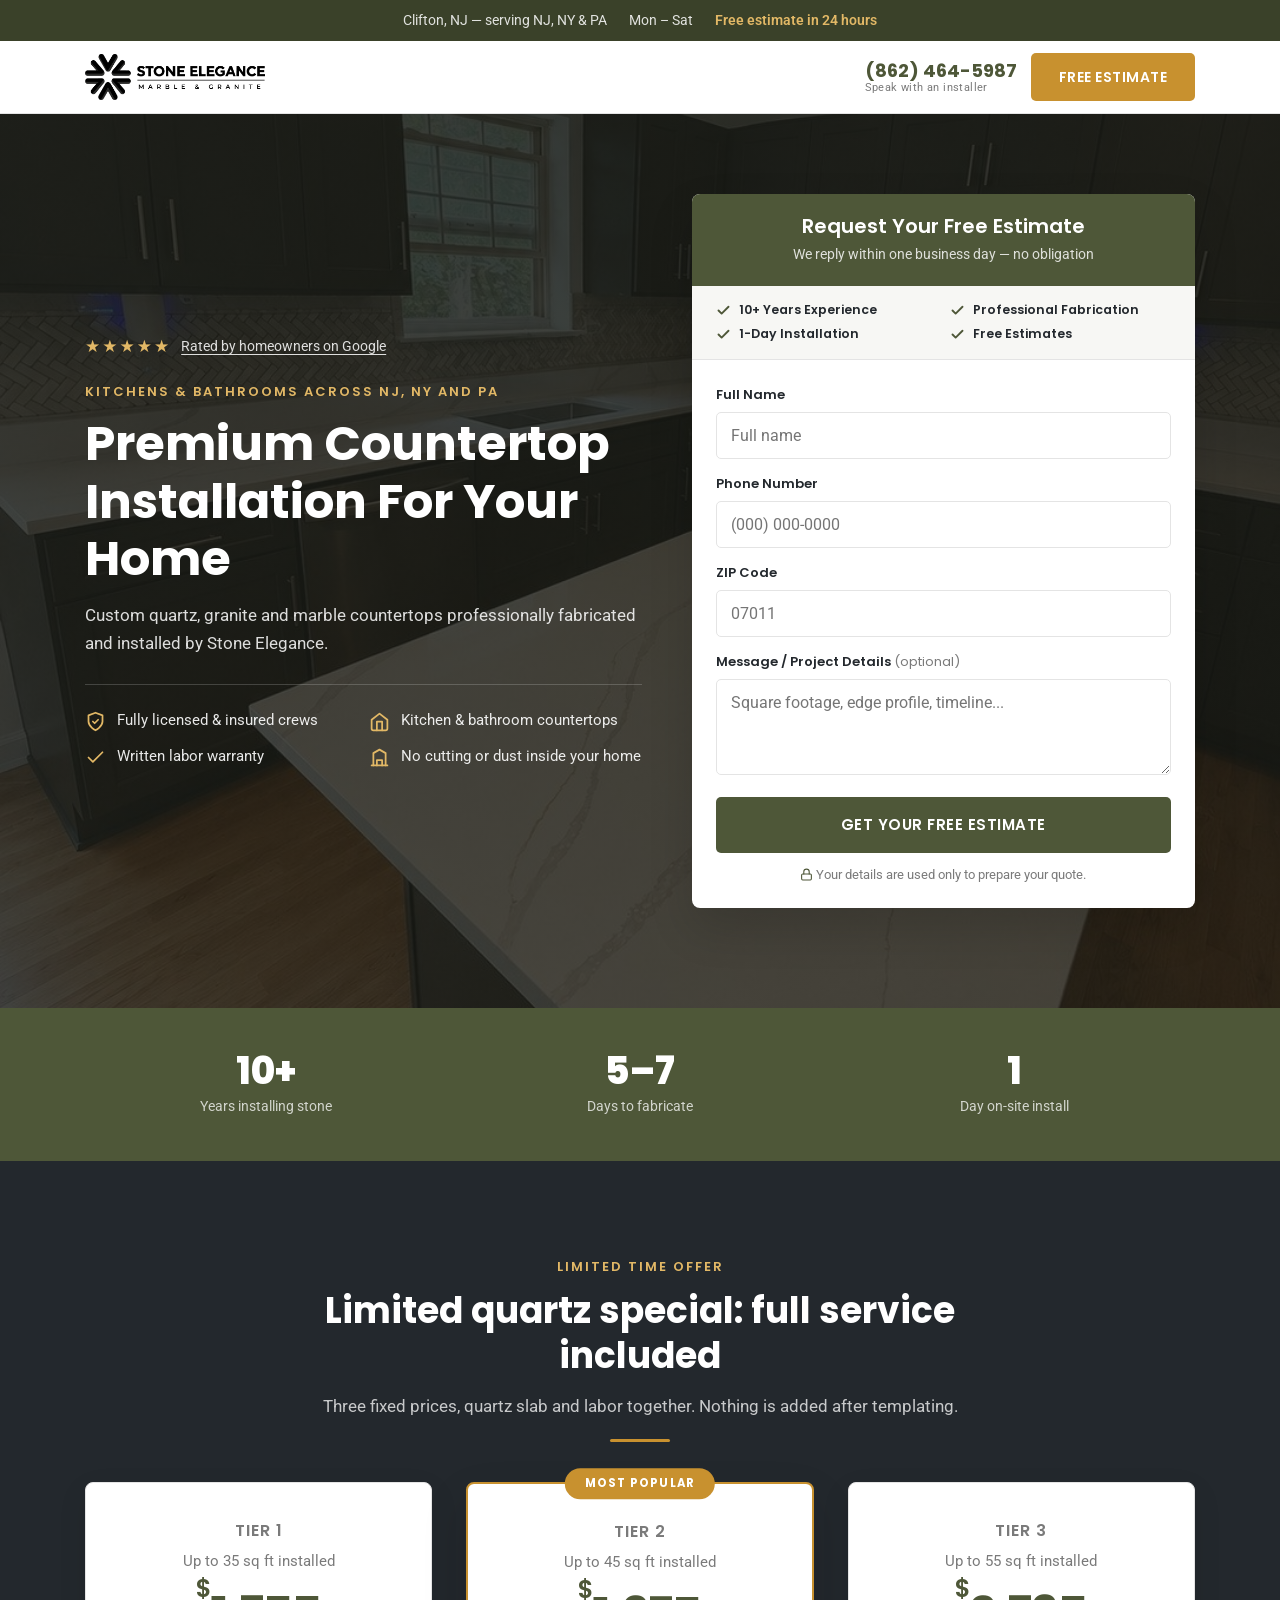
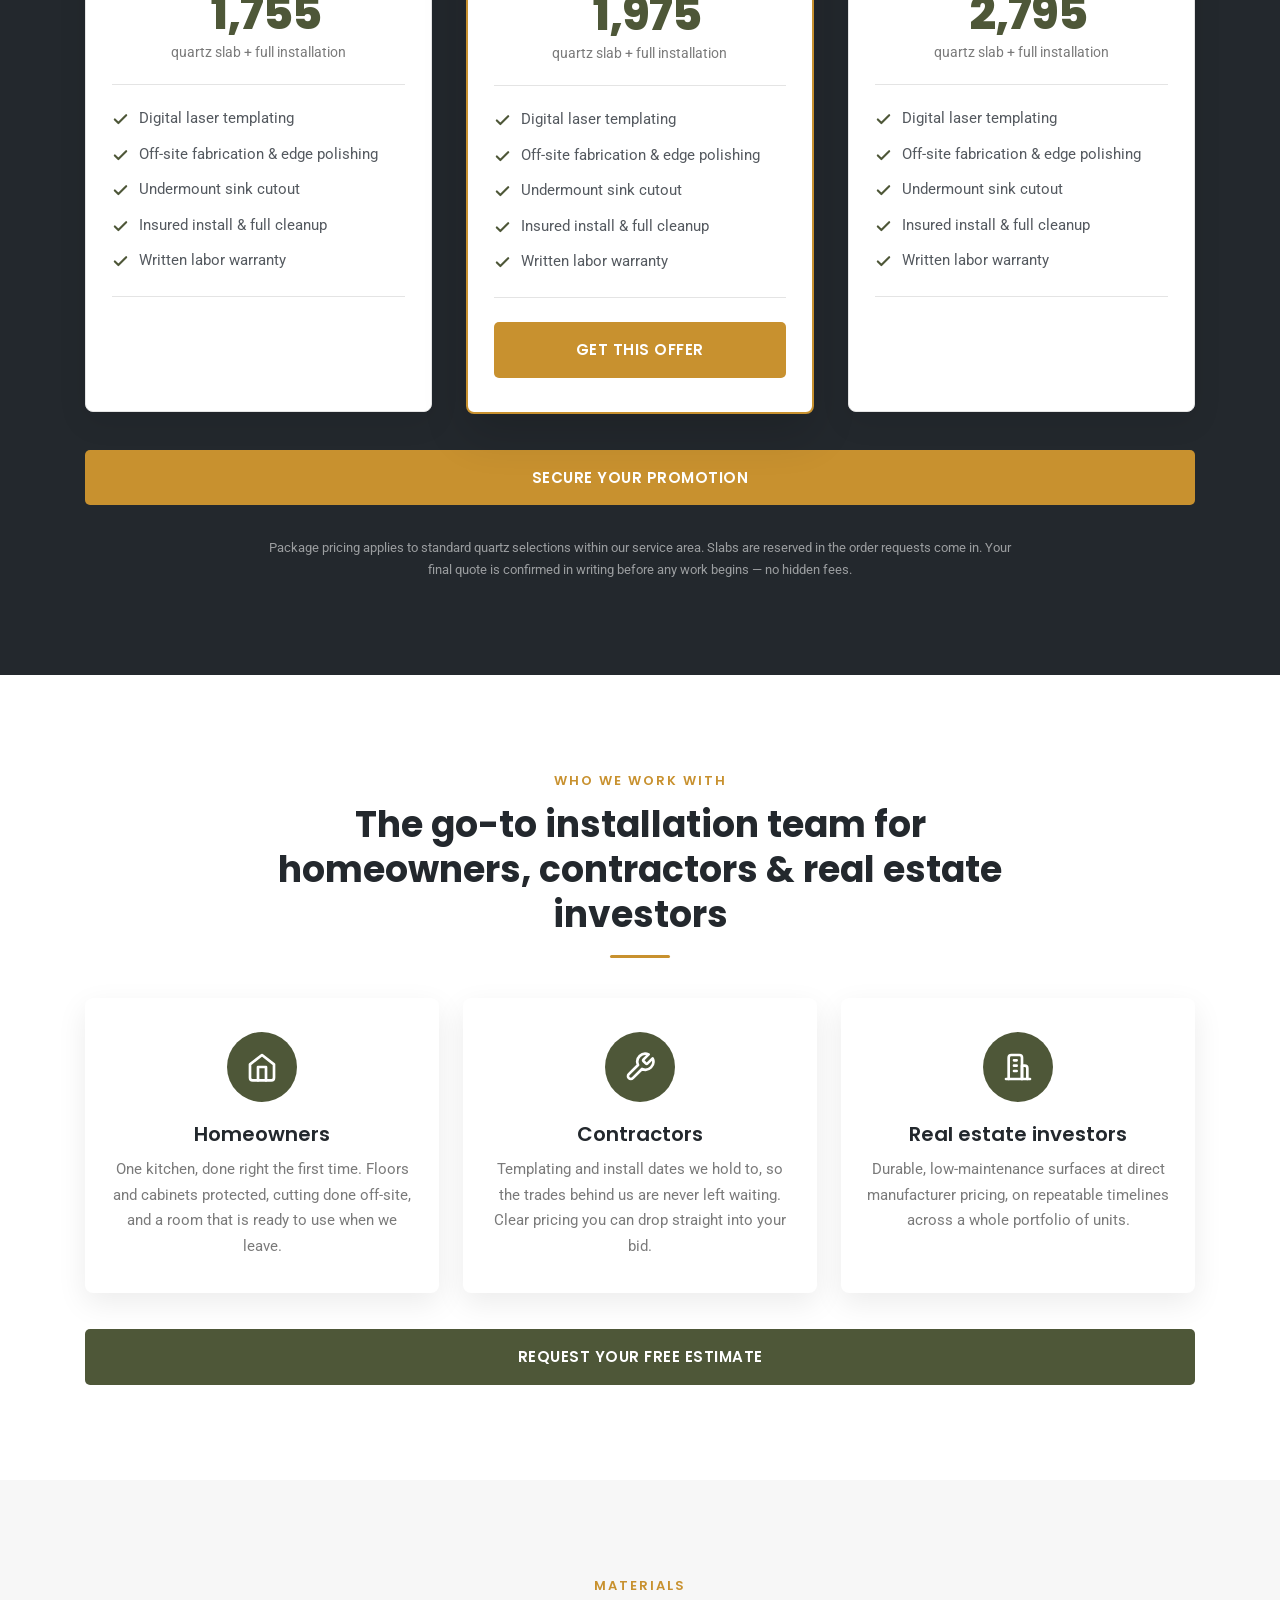
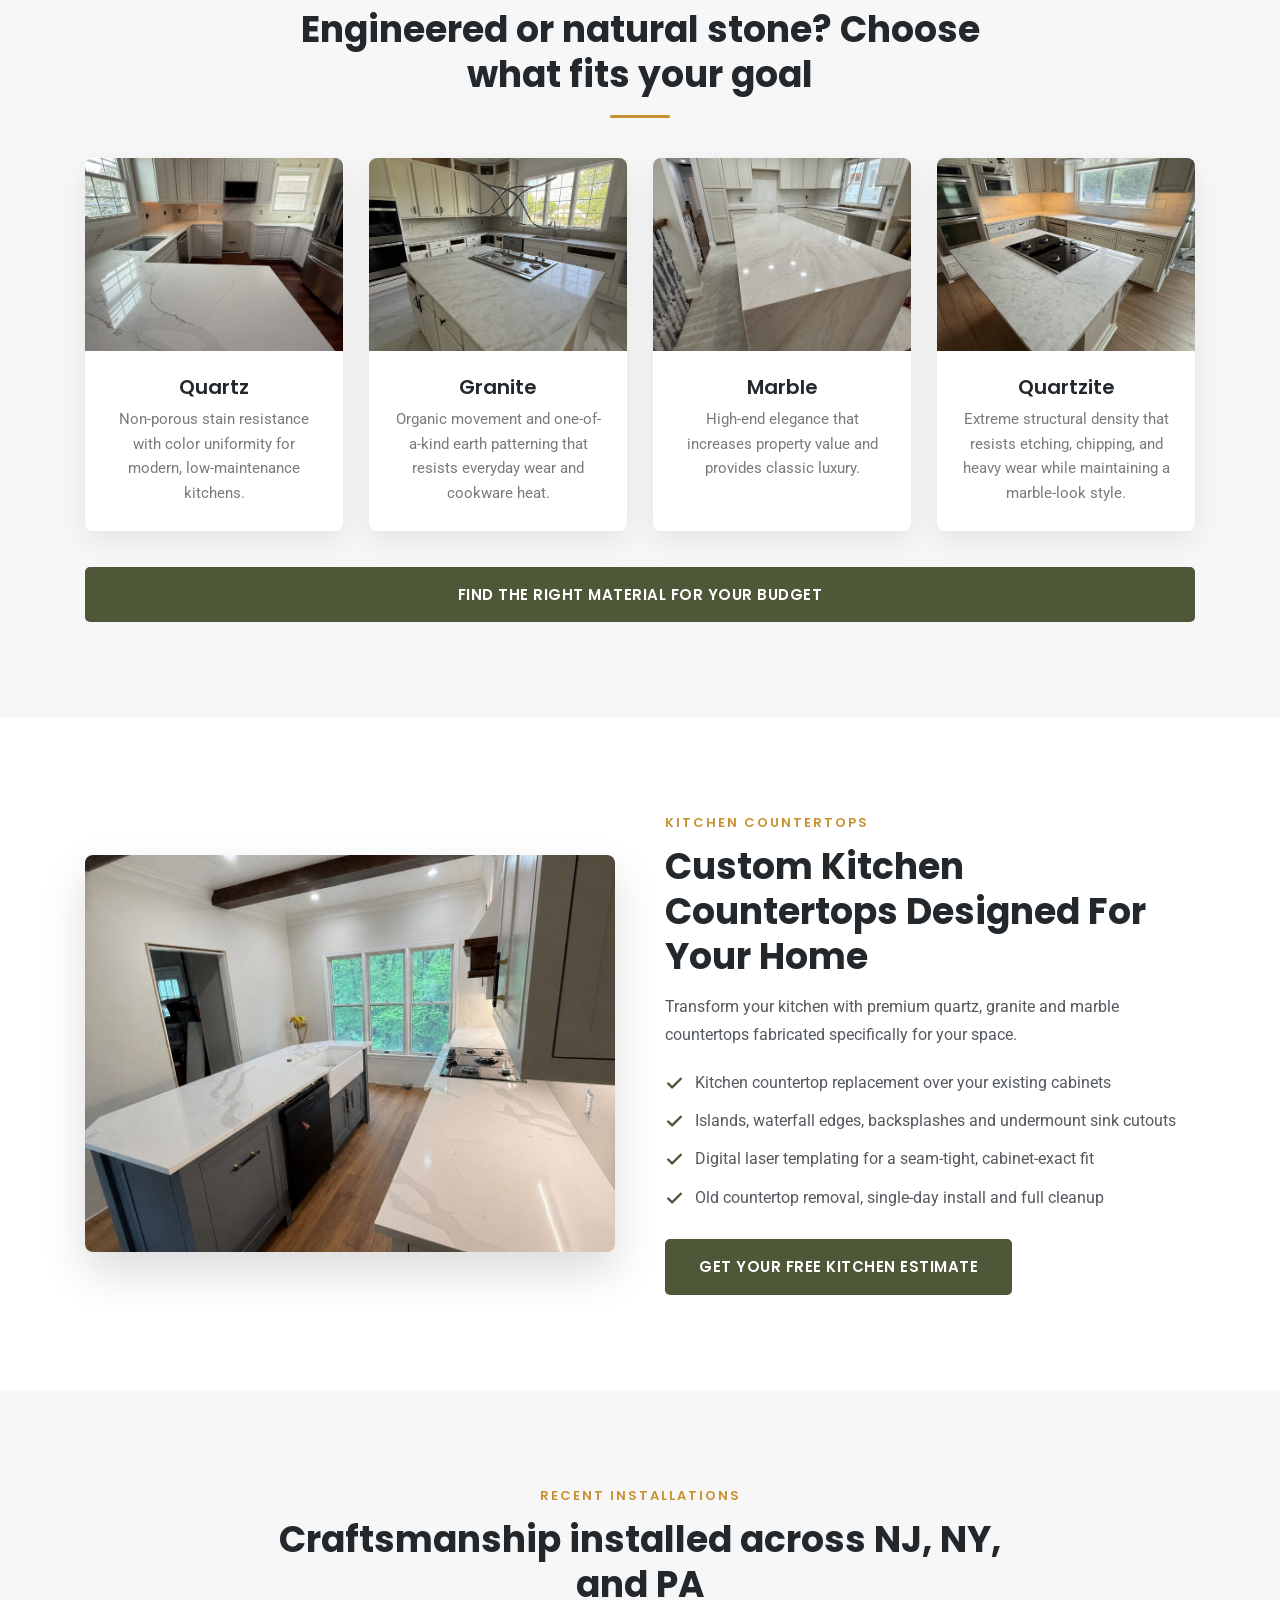
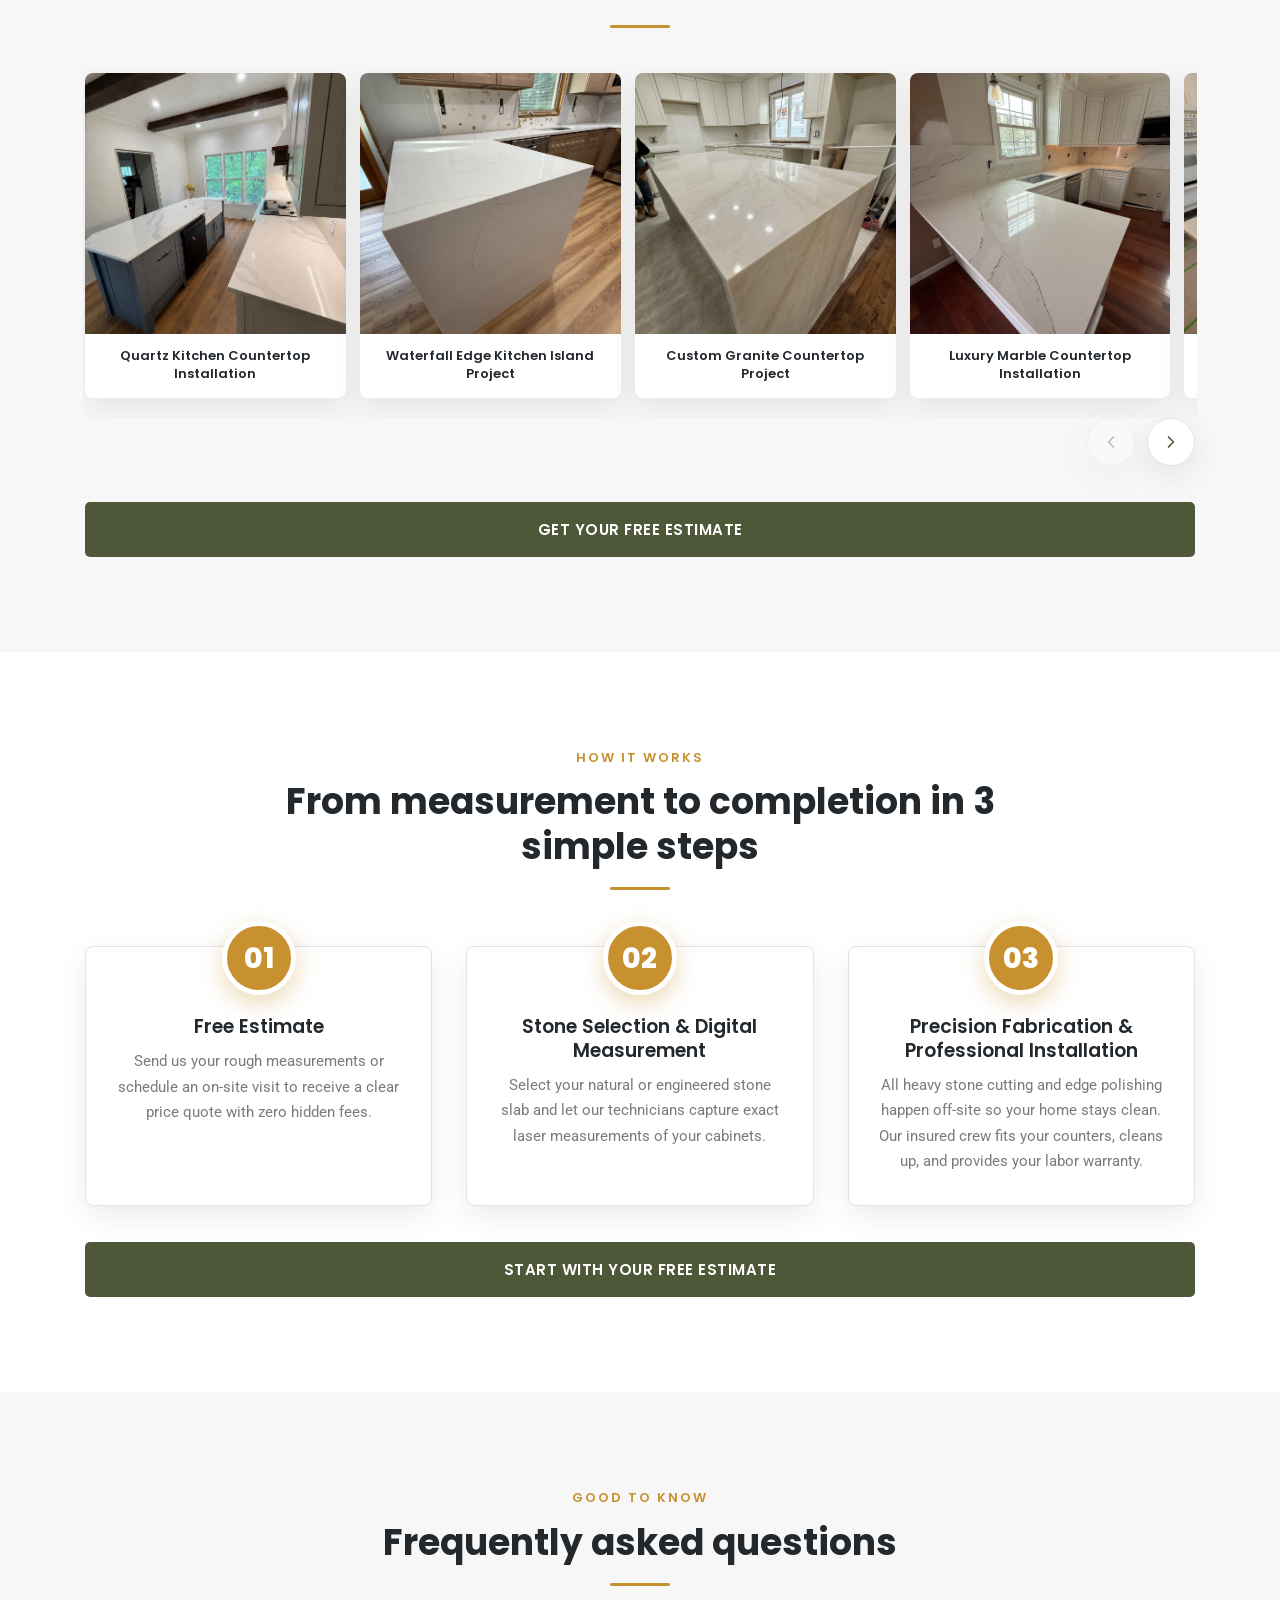
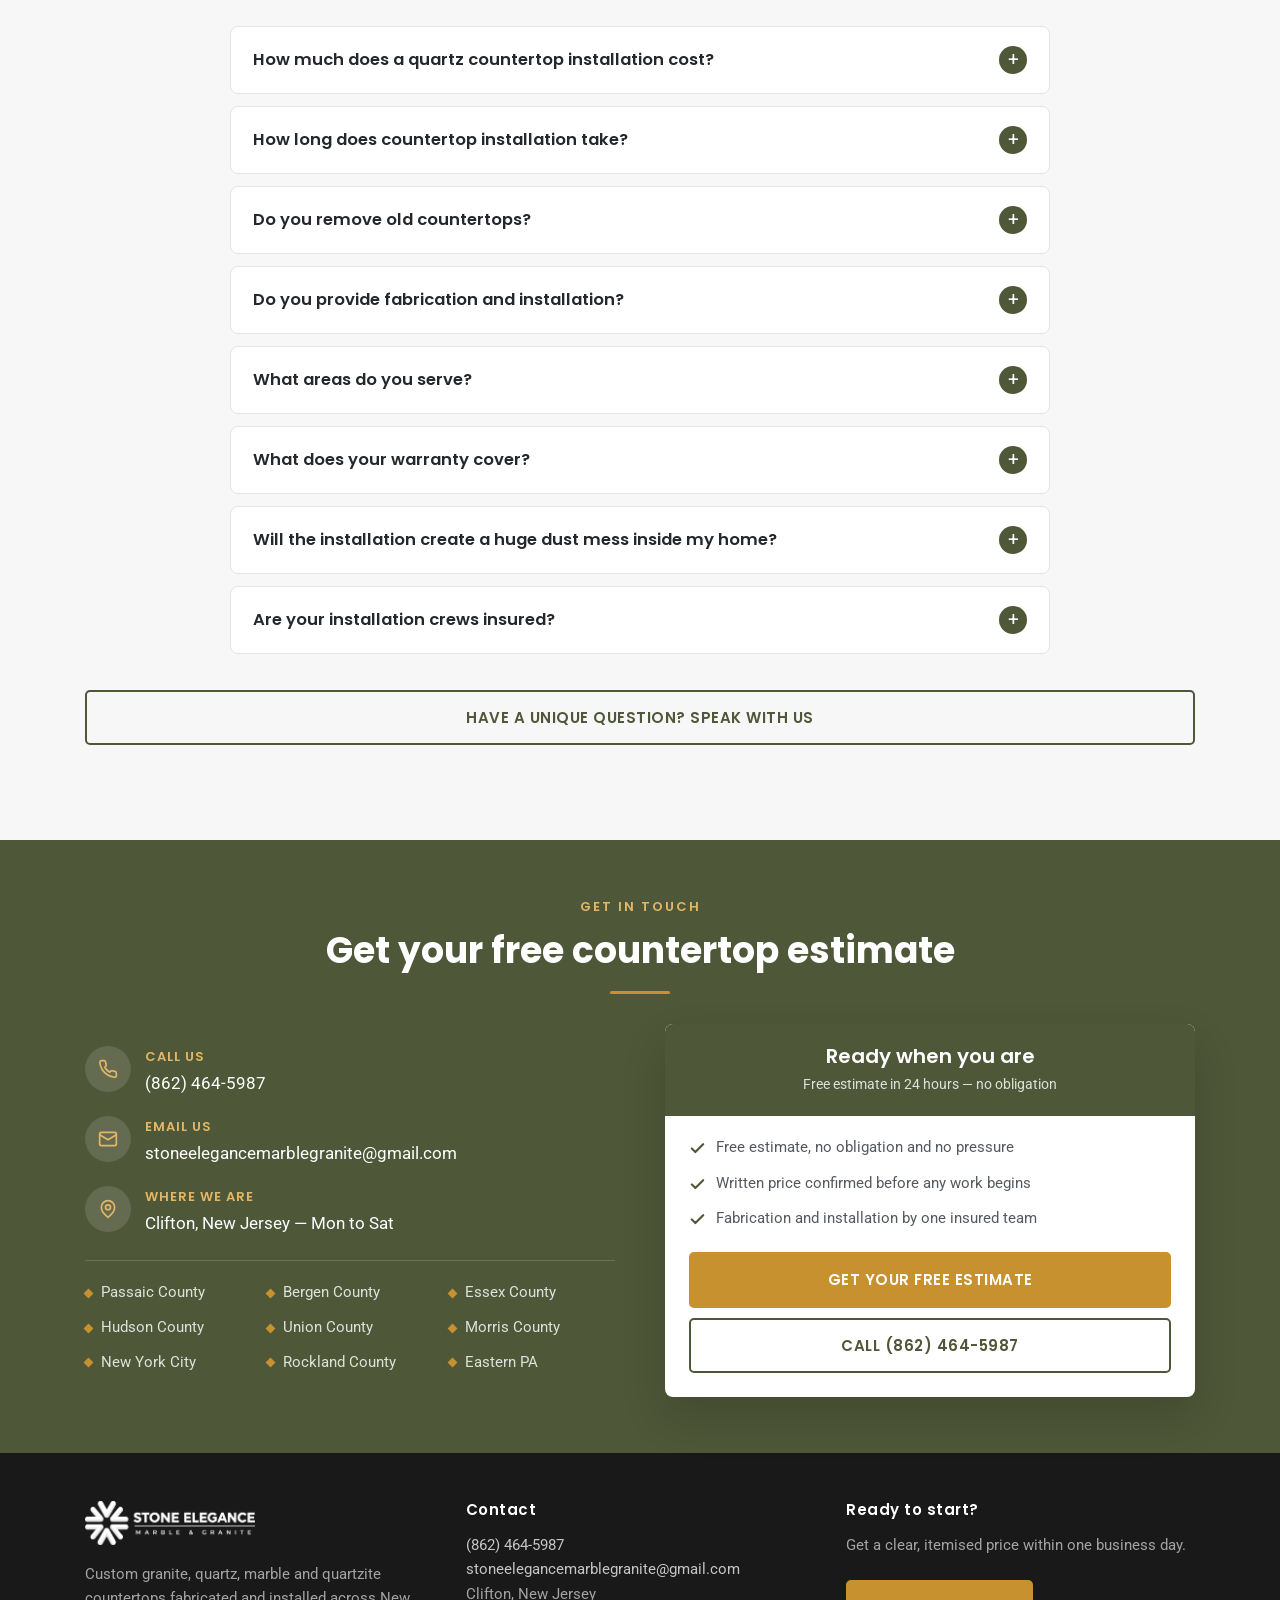
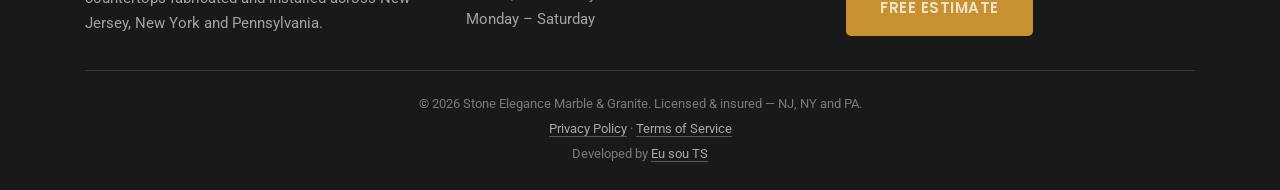
<file: lp/index.html>
<!DOCTYPE html>
<html lang="en">
<head>
<meta charset="utf-8">
<meta name="viewport" content="width=device-width, initial-scale=1">
<title>Quartz Countertops Installed from $1,755 | Stone Elegance NJ</title>
<meta name="description" content="Limited quartz special in NJ, NY &amp; PA. Full service included — templating, fabrication, install, cleanup and labor warranty. Free estimate in 24 hours.">
<meta name="robots" content="noindex,follow">
<meta name="theme-color" content="#4E5738">
<link rel="icon" href="/img/mark-dark.png">
<link rel="apple-touch-icon" href="/img/mark-dark.png">
<link rel="manifest" href="/site.webmanifest">
<link rel="preload" as="image" href="/img/p02.jpg" fetchpriority="high">
<link rel="preconnect" href="https://fonts.googleapis.com">
<link rel="preconnect" href="https://fonts.gstatic.com" crossorigin>
<link href="https://fonts.googleapis.com/css2?family=Poppins:wght@500;600;700;800&family=Roboto:wght@400;500;700&display=swap" rel="stylesheet">

<!-- Google Tag Manager -->
<script>(function(w,d,s,l,i){w[l]=w[l]||[];w[l].push({'gtm.start':
new Date().getTime(),event:'gtm.js'});var f=d.getElementsByTagName(s)[0],
j=d.createElement(s),dl=l!='dataLayer'?'&l='+l:'';j.async=true;j.src=
'https://www.googletagmanager.com/gtm.js?id='+i+dl;f.parentNode.insertBefore(j,f);
})(window,document,'script','dataLayer','GTM-NNMVTTCG');</script>
<!-- End Google Tag Manager -->

<style>
/* =========================================================================
   Stone Elegance — Google Ads landing page
   Visual language: WordPress / Elementor contractor template.
   1140px container, Elementor default text colours, Poppins + Roboto.
   ========================================================================= */

/* Cross-document page transitions — same opt-in as the rest of the site. */
@view-transition{navigation:auto}
::view-transition-old(root){animation:pageOut .26s cubic-bezier(.4,0,1,1) both;mix-blend-mode:normal}
::view-transition-new(root){animation:pageIn .44s cubic-bezier(.22,.61,.36,1) both;mix-blend-mode:normal}
@keyframes pageOut{from{opacity:1;transform:none}to{opacity:0;transform:translateY(-10px)}}
@keyframes pageIn{from{opacity:0;transform:translateY(16px)}to{opacity:1;transform:none}}
@media (prefers-reduced-motion: reduce){
::view-transition-old(root),::view-transition-new(root){animation-duration:.001ms}
}

:root{
  --green:#4E5738;
  --green-dark:#3A4129;
  --green-light:#63704A;
  --gold:#C8912F;
  --gold-light:#E2B866;
  --heading:#23282D;
  --text:#54595F;
  --muted:#7A7A7A;
  --grey:#F7F7F7;
  --border:#E4E4E4;
  --white:#FFFFFF;
  --shadow:0 10px 30px rgba(0,0,0,.08);
  --shadow-lg:0 20px 45px rgba(0,0,0,.14);
  --radius:8px;
  --gutter:15px;
  --stickybar:60px;
}
*{box-sizing:border-box}
html{-webkit-text-size-adjust:100%;scroll-behavior:smooth}
body{
  margin:0;
  background:var(--white);
  color:var(--text);
  font-family:Roboto,-apple-system,system-ui,sans-serif;
  font-size:16px;
  line-height:1.7;
  -webkit-font-smoothing:antialiased;
  overflow-x:hidden;
  padding-bottom:var(--stickybar);
}
img{display:block;max-width:100%;height:auto}
a{color:inherit;text-decoration:none}
p{margin:0 0 1rem}
p:last-child{margin-bottom:0}
h1,h2,h3,h4{font-family:Poppins,sans-serif;color:var(--heading);margin:0 0 .6em;line-height:1.25}
h1{font-size:32px;font-weight:700;line-height:1.2}
h2{font-size:28px;font-weight:700}
h3{font-size:20px;font-weight:600}
h4{font-size:17px;font-weight:600}
:focus-visible{outline:3px solid var(--gold);outline-offset:2px}

/* container ------------------------------------------------------------ */
.container{width:100%;max-width:1140px;margin:0 auto;padding:0 var(--gutter)}
.sec{padding:60px 0;position:relative}
.sec-grey{background:var(--grey)}
.sec-green{background:var(--green);color:rgba(255,255,255,.88)}
.sec-green h2,.sec-green h3{color:#fff}
.sec-dark{background:var(--heading);color:rgba(255,255,255,.85)}
.sec-dark h2,.sec-dark h3{color:#fff}

/* the Elementor heading block: small coloured label, big centred title -- */
.head{text-align:center;max-width:760px;margin:0 auto 40px}
.head .label{
  display:block;margin-bottom:10px;
  font-family:Poppins,sans-serif;font-size:13px;font-weight:600;
  letter-spacing:2px;text-transform:uppercase;color:var(--gold);
}
.sec-green .head .label,.sec-dark .head .label{color:var(--gold-light)}
.head h2{margin-bottom:14px}
.head p{color:var(--muted);font-size:17px}
.sec-green .head p,.sec-dark .head p{color:rgba(255,255,255,.75)}
.head .rule{width:60px;height:3px;background:var(--gold);margin:18px auto 0;border-radius:2px}

/* buttons -------------------------------------------------------------- */
.btn{
  display:inline-flex;align-items:center;justify-content:center;gap:10px;
  padding:16px 32px;border:2px solid transparent;border-radius:5px;cursor:pointer;
  background:var(--green);color:#fff;
  font-family:Poppins,sans-serif;font-size:15px;font-weight:600;
  letter-spacing:.5px;text-transform:uppercase;text-align:center;line-height:1.3;
  transition:background .25s ease,transform .25s ease,box-shadow .25s ease;
}
.btn:hover{background:var(--green-light);transform:translateY(-3px);box-shadow:0 12px 25px rgba(78,87,56,.35)}
.btn-gold{background:var(--gold)}
.btn-gold:hover{background:#D9A03C;box-shadow:0 12px 25px rgba(200,145,47,.4)}
.btn-outline{background:transparent;border-color:currentColor;color:#fff}
.btn-outline:hover{background:#fff;color:var(--green);border-color:#fff;box-shadow:none}
.btn-outline-dark{background:transparent;border-color:var(--green);color:var(--green)}
.btn-outline-dark:hover{background:var(--green);color:#fff}
.sec-dark .btn-outline-dark{border-color:rgba(255,255,255,.45);color:#fff}
.sec-dark .btn-outline-dark:hover{background:var(--green);border-color:var(--green)}
.btn-block{display:flex;width:100%}
.btn-row{display:flex;flex-wrap:wrap;gap:12px;justify-content:center;margin-top:36px}
.btn-row .btn{flex:1 1 260px}

/* top bar + header ----------------------------------------------------- */
.topbar{background:var(--green-dark);color:rgba(255,255,255,.85);font-size:13.5px}
.topbar .container{display:flex;flex-wrap:wrap;gap:4px 22px;justify-content:center;
  padding-top:9px;padding-bottom:9px;text-align:center}
.topbar b{color:var(--gold-light);font-weight:600}

.site-header{background:#fff;border-bottom:1px solid var(--border);position:sticky;top:0;z-index:60}
.site-header .container{display:flex;align-items:center;justify-content:space-between;gap:15px;
  padding-top:12px;padding-bottom:12px}
.site-header img{width:150px}
.hd-actions{display:flex;align-items:center;gap:14px}
.hd-phone{font-family:Poppins,sans-serif;font-size:18px;font-weight:700;color:var(--green);
  white-space:nowrap;line-height:1.2}
.hd-phone small{display:block;font-family:Roboto,sans-serif;font-size:11px;font-weight:400;
  color:var(--muted);letter-spacing:.4px}
.site-header .btn{display:none}

/* hero ----------------------------------------------------------------- */
.hero{position:relative;padding:50px 0 70px;color:#fff;overflow:hidden}
.hero::before{content:"";position:absolute;inset:0;background:url(/img/p02.jpg) center/cover no-repeat}
.hero::after{content:"";position:absolute;inset:0;
  background:linear-gradient(180deg,rgba(26,28,23,.86),rgba(26,28,23,.78))}
.hero .container{position:relative;z-index:2}
.hero h1{color:#fff;font-size:30px;margin-bottom:14px}
.hero-kicker{display:block;margin-bottom:12px;font-family:Poppins,sans-serif;font-size:13px;
  font-weight:600;letter-spacing:2px;text-transform:uppercase;color:var(--gold-light)}
.hero-sub{font-size:16.5px;color:rgba(255,255,255,.85);margin-bottom:0}
.stars{display:flex;align-items:center;gap:10px;margin-bottom:20px;flex-wrap:wrap;
  font-size:14px;color:rgba(255,255,255,.85)}
.stars i{color:var(--gold-light);font-style:normal;letter-spacing:2px;font-size:17px}
.stars a{text-decoration:underline;text-underline-offset:3px}
.hero-badges{display:grid;gap:12px;margin-top:26px;padding-top:24px;
  border-top:1px solid rgba(255,255,255,.18)}
.hero-badges div{display:flex;align-items:center;gap:11px;font-size:14.5px;color:rgba(255,255,255,.9)}
.hero-badges svg{flex:0 0 auto;width:21px;height:21px;color:var(--gold-light)}

/* form card ------------------------------------------------------------ */
.formcard{background:#fff;border-radius:var(--radius);box-shadow:var(--shadow-lg);
  overflow:hidden;margin-top:36px}
.formcard-head{background:var(--green);color:#fff;padding:20px 24px;text-align:center}
.formcard-head h3{color:#fff;margin:0 0 4px;font-size:20px}
.formcard-head p{margin:0;font-size:13.5px;color:rgba(255,255,255,.82)}
.formcard{scroll-margin-top:100px}
.trustchips{display:grid;grid-template-columns:repeat(2,1fr);gap:8px 14px;
  padding:16px 24px;background:#F7F7F4;border-bottom:1px solid var(--border)}
.trustchips span{display:flex;align-items:center;gap:8px;
  font-family:Poppins,sans-serif;font-size:12.5px;font-weight:600;color:var(--heading);line-height:1.3}
.trustchips svg{flex:0 0 auto;width:15px;height:15px;color:var(--green)}
.formcard-body{padding:24px}
.field{margin-bottom:14px}
.field label{display:block;margin-bottom:6px;font-family:Poppins,sans-serif;
  font-size:13px;font-weight:600;color:var(--heading)}
.field label em{font-style:normal;font-weight:400;color:var(--muted)}
.field input,.field select,.field textarea{
  width:100%;padding:13px 14px;border:1px solid var(--border);border-radius:5px;
  background:#fff;color:var(--heading);font-family:Roboto,sans-serif;font-size:16px;
  transition:border-color .2s ease,box-shadow .2s ease;
}
.field input:focus,.field select:focus,.field textarea:focus{
  outline:none;border-color:var(--green);box-shadow:0 0 0 3px rgba(78,87,56,.15);
}
.field textarea{resize:vertical;min-height:96px}
.hp{position:absolute;left:-9999px;width:1px;height:1px;overflow:hidden}
.formnote{margin:12px 0 0;font-size:12.5px;line-height:1.55;color:var(--muted);text-align:center}
.formnote svg{width:13px;height:13px;vertical-align:-2px;color:var(--green)}

/* counters ------------------------------------------------------------- */
.counters{display:grid;grid-template-columns:repeat(3,1fr);gap:24px 12px;text-align:center}
.counters b{display:block;font-family:Poppins,sans-serif;font-size:29px;font-weight:800;
  color:#fff;line-height:1}
.counters span{display:block;margin-top:7px;font-size:12.5px;line-height:1.4;
  color:rgba(255,255,255,.75)}

/* icon boxes ----------------------------------------------------------- */
.iconboxes{display:grid;gap:24px}
.iconbox{background:#fff;border-radius:var(--radius);box-shadow:var(--shadow);
  padding:34px 26px;text-align:center;transition:transform .3s ease,box-shadow .3s ease}
.iconbox:hover{transform:translateY(-6px);box-shadow:var(--shadow-lg)}
.iconbox .ico{width:70px;height:70px;margin:0 auto 20px;border-radius:50%;
  display:flex;align-items:center;justify-content:center;background:var(--green);color:#fff}
.iconbox .ico svg{width:32px;height:32px}
.iconbox h3{margin-bottom:10px}
.iconbox p{font-size:15px;color:var(--muted);margin:0}

/* material cards ------------------------------------------------------- */
.cards{display:grid;gap:26px}
.card{background:#fff;border-radius:var(--radius);box-shadow:var(--shadow);overflow:hidden;
  transition:transform .3s ease,box-shadow .3s ease}
.card:hover{transform:translateY(-6px);box-shadow:var(--shadow-lg)}
.card-img{overflow:hidden;aspect-ratio:4/3}
.card-img img{width:100%;height:100%;object-fit:cover;transition:transform .6s ease}
.card:hover .card-img img{transform:scale(1.07)}
.card-body{padding:24px;text-align:center}
.card-body h3{margin-bottom:8px}
.card-body p{font-size:14.5px;color:var(--muted);margin:0}

/* pricing tables ------------------------------------------------------- */
.pricing{display:grid;gap:34px;align-items:start}
.plan{background:#fff;border:1px solid var(--border);border-radius:var(--radius);
  box-shadow:var(--shadow);padding:34px 26px;text-align:center;position:relative;
  transition:transform .3s ease,box-shadow .3s ease}
.plan:hover{transform:translateY(-6px);box-shadow:var(--shadow-lg)}
.plan-featured{border:2px solid var(--gold);box-shadow:var(--shadow-lg)}
.ribbon{position:absolute;top:0;left:50%;transform:translate(-50%,-50%);
  background:var(--gold);color:#fff;padding:6px 20px;border-radius:20px;white-space:nowrap;
  font-family:Poppins,sans-serif;font-size:11.5px;font-weight:700;letter-spacing:1.2px;
  text-transform:uppercase}
.plan-name{font-family:Poppins,sans-serif;font-size:16px;font-weight:600;letter-spacing:1px;
  text-transform:uppercase;color:var(--muted);margin-bottom:6px}
.plan-sqft{font-size:14.5px;color:var(--muted);margin-bottom:16px}
.plan-price{font-family:Poppins,sans-serif;font-size:46px;font-weight:800;color:var(--green);
  line-height:1;letter-spacing:-1px}
.plan-price sup{font-size:24px;font-weight:600;position:relative;top:-16px}
.plan-price small{display:block;margin-top:10px;font-family:Roboto,sans-serif;font-size:13.5px;
  font-weight:400;color:var(--muted);letter-spacing:0}
.plan-feats{list-style:none;margin:24px 0;padding:22px 0;border-top:1px solid var(--border);
  border-bottom:1px solid var(--border);text-align:left}
.plan-feats li{display:flex;align-items:flex-start;gap:10px;font-size:14.5px;margin-bottom:11px;
  color:var(--text)}
.plan-feats li:last-child{margin-bottom:0}
.plan-feats svg{flex:0 0 auto;width:17px;height:17px;margin-top:4px;color:var(--green)}
.fineprint{max-width:760px;margin:32px auto 0;text-align:center;font-size:13px;line-height:1.65;
  color:rgba(255,255,255,.55)}

/* kitchen ---------------------------------------------------------------- */
.kitchen{display:grid;gap:32px;align-items:center}
.kitchen-photo{border-radius:var(--radius);overflow:hidden;box-shadow:var(--shadow-lg)}
.kitchen-photo img{width:100%;aspect-ratio:4/3;object-fit:cover}
.kitchen h2{margin-bottom:14px}
.kitchen .label{display:block;margin-bottom:10px;font-family:Poppins,sans-serif;font-size:13px;
  font-weight:600;letter-spacing:2px;text-transform:uppercase;color:var(--gold)}
.kitchen-list{list-style:none;margin:22px 0 28px;padding:0;display:grid;gap:12px}
.kitchen-list li{display:flex;align-items:flex-start;gap:11px;font-size:15.5px;color:var(--text)}
.kitchen-list svg{flex:0 0 auto;width:19px;height:19px;margin-top:4px;color:var(--green)}

/* gallery carousel ------------------------------------------------------ */
.rail{position:relative}
.rail-track{display:flex;gap:14px;overflow-x:auto;scroll-snap-type:x mandatory;
  scroll-behavior:smooth;padding:5px 2px 20px;margin:0 -2px;
  -webkit-overflow-scrolling:touch;scrollbar-width:none}
.rail-track::-webkit-scrollbar{display:none}
.rail-track>a{flex:0 0 76%;scroll-snap-align:center}
.rail-track figure{margin:0;height:100%;background:#fff;border-radius:var(--radius);
  overflow:hidden;box-shadow:var(--shadow);transition:transform .3s ease,box-shadow .3s ease}
.rail-track a:hover figure{transform:translateY(-5px);box-shadow:var(--shadow-lg)}
.rail-track .ph{overflow:hidden;aspect-ratio:1}
.rail-track img{width:100%;height:100%;object-fit:cover;transition:transform .6s ease}
.rail-track a:hover img{transform:scale(1.09)}
.rail-track figcaption{padding:13px 12px 15px;text-align:center;line-height:1.4;
  font-family:Poppins,sans-serif;font-size:13px;font-weight:600;color:var(--heading)}
.rail-nav{display:flex;gap:12px;justify-content:center;margin-top:4px}
.rail-nav button{width:48px;height:48px;border-radius:50%;border:1px solid var(--border);
  background:#fff;color:var(--green);cursor:pointer;box-shadow:var(--shadow);
  display:flex;align-items:center;justify-content:center;
  transition:background .25s ease,color .25s ease,border-color .25s ease,opacity .25s ease}
.rail-nav button:hover{background:var(--green);color:#fff;border-color:var(--green)}
.rail-nav button[disabled]{opacity:.35;cursor:default;background:#fff;color:var(--green);
  border-color:var(--border)}
.rail-nav svg{width:20px;height:20px}

/* steps ---------------------------------------------------------------- */
.steps{display:grid;gap:52px 34px;counter-reset:step;position:relative;margin-top:56px}
.step{position:relative;text-align:center;background:#fff;border:1px solid var(--border);
  border-radius:var(--radius);box-shadow:var(--shadow);padding:44px 26px 30px;
  transition:transform .3s ease,box-shadow .3s ease}
.step:hover{transform:translateY(-6px);box-shadow:var(--shadow-lg)}
.step .num{counter-increment:step;width:74px;height:74px;margin:-70px auto 20px;border-radius:50%;
  background:var(--gold);color:#fff;display:flex;align-items:center;justify-content:center;
  font-family:Poppins,sans-serif;font-size:28px;font-weight:800;border:5px solid #fff;
  box-shadow:0 8px 22px rgba(200,145,47,.35)}
.step .num::before{content:"0" counter(step)}
.step h3{font-size:19px;margin-bottom:10px}
.step p{font-size:15px;color:var(--muted);margin:0}

/* faq ------------------------------------------------------------------ */
.faq{max-width:820px;margin:0 auto}
.faq details{background:#fff;border:1px solid var(--border);border-radius:var(--radius);
  margin-bottom:12px;overflow:hidden}
.faq details[open]{border-color:var(--green);box-shadow:var(--shadow)}
.faq summary{display:flex;align-items:center;justify-content:space-between;gap:16px;
  padding:19px 22px;cursor:pointer;list-style:none;
  font-family:Poppins,sans-serif;font-size:16.5px;font-weight:600;color:var(--heading);line-height:1.4}
.faq summary::-webkit-details-marker{display:none}
.faq summary::after{content:"+";flex:0 0 auto;width:28px;height:28px;border-radius:50%;
  background:var(--green);color:#fff;display:flex;align-items:center;justify-content:center;
  font-family:Roboto,sans-serif;font-size:19px;font-weight:400;line-height:1;
  transition:background .3s ease}
.faq details[open] summary::after{content:"–";background:var(--gold)}
.faq details p{padding:0 22px 22px;font-size:15px;color:var(--muted);margin:0}

/* contact -------------------------------------------------------------- */
.ctabody{padding:20px 24px 24px}
.ctalist{list-style:none;margin:0 0 20px;padding:0;display:grid;gap:11px}
.ctalist li{display:flex;align-items:flex-start;gap:10px;font-size:14.5px;color:var(--text)}
.ctalist svg{flex:0 0 auto;width:17px;height:17px;margin-top:4px;color:var(--green)}
.ctabody .btn+.btn{margin-top:10px}
.contact-list{list-style:none;margin:0;padding:0;display:grid;gap:18px}
.contact-list li{display:flex;align-items:flex-start;gap:14px}
.contact-list .ico{flex:0 0 auto;width:46px;height:46px;border-radius:50%;
  background:rgba(255,255,255,.12);display:flex;align-items:center;justify-content:center;
  color:var(--gold-light)}
.contact-list .ico svg{width:20px;height:20px}
.contact-list b{display:block;font-family:Poppins,sans-serif;font-size:13px;font-weight:600;
  letter-spacing:1px;text-transform:uppercase;color:var(--gold-light);margin-bottom:2px}
.contact-list a,.contact-list span{color:#fff;font-size:16.5px;word-break:break-word}
.areas{list-style:none;margin:22px 0 0;padding:20px 0 0;
  border-top:1px solid rgba(255,255,255,.16);
  display:grid;grid-template-columns:repeat(2,1fr);gap:10px 16px}
.areas li{display:flex;align-items:center;gap:9px;font-size:14.5px;color:rgba(255,255,255,.82)}
.areas li::before{content:"";width:7px;height:7px;background:var(--gold);
  transform:rotate(45deg);flex:0 0 auto}

/* footer --------------------------------------------------------------- */
.site-footer{background:#191919;color:rgba(255,255,255,.6);padding:48px 0 24px;font-size:14.5px}
.site-footer img{width:170px;margin-bottom:18px}
.site-footer h4{color:#fff;font-size:15px;letter-spacing:.5px;margin-bottom:14px}
.foot-grid{display:grid;gap:32px}
.foot-grid a{color:rgba(255,255,255,.75)}
.foot-grid a:hover{color:var(--gold-light)}
.legal{margin-top:34px;padding-top:20px;border-top:1px solid rgba(255,255,255,.12);
  text-align:center;font-size:12.5px;color:rgba(255,255,255,.42);line-height:2}
.legal a{color:rgba(255,255,255,.62);text-decoration:none;
  border-bottom:1px solid rgba(255,255,255,.28)}
.legal a:hover{color:var(--gold-light);border-color:var(--gold-light)}

/* sticky mobile bar ---------------------------------------------------- */
.stickybar{position:fixed;left:0;right:0;bottom:0;z-index:70;display:grid;
  grid-template-columns:1fr 1fr;box-shadow:0 -4px 18px rgba(0,0,0,.18)}
.stickybar a{display:flex;align-items:center;justify-content:center;gap:8px;padding:18px 8px;
  font-family:Poppins,sans-serif;font-size:14px;font-weight:600;color:#fff}
.stickybar a.call{background:var(--green)}
.stickybar a.quote{background:var(--gold)}
.stickybar svg{width:17px;height:17px}

/* entrance animation (the Elementor fade-up) --------------------------- */
.reveal{opacity:0;transform:translateY(28px);transition:opacity .7s ease,transform .7s ease}
.reveal.on{opacity:1;transform:none}

/* ---------------------------------------------------------------------- */
@media (min-width:576px){
  .hero-badges{grid-template-columns:repeat(2,1fr)}
  .areas{grid-template-columns:repeat(3,1fr)}
  .rail-track>a{flex-basis:46%}
}
@media (min-width:768px){
  h1{font-size:44px}
  h2{font-size:36px}
  .hero h1{font-size:42px}
  .sec{padding:80px 0}
  .counters{grid-template-columns:repeat(3,1fr)}
  .counters b{font-size:38px}
  .counters span{font-size:14px}
  .iconboxes{grid-template-columns:repeat(3,1fr)}
  .cards{grid-template-columns:repeat(2,1fr)}
  .steps{grid-template-columns:repeat(3,1fr)}
  .pricing{grid-template-columns:repeat(3,1fr)}
  .foot-grid{grid-template-columns:repeat(3,1fr)}
  .kitchen{grid-template-columns:1fr 1fr;gap:50px}
  .rail-track>a{flex-basis:31.5%}
}
@media (min-width:992px){
  :root{--stickybar:0px}
  .sec{padding:95px 0}
  .hero{padding:80px 0 100px}
  .hero h1{font-size:48px}
  .hero .container{display:grid;grid-template-columns:1.05fr .95fr;gap:50px;align-items:center}
  .formcard{margin-top:0}
  .stickybar{display:none}
  .site-header .btn{display:inline-flex;padding:13px 26px;font-size:14px}
  .site-header img{width:180px}
  .cards{grid-template-columns:repeat(4,1fr)}
  .contact-cols{display:grid;grid-template-columns:1fr 1fr;gap:50px;align-items:center}
  .plan-featured{transform:scale(1.05)}
  .plan-featured:hover{transform:scale(1.05) translateY(-6px)}
  .rail-track>a{flex-basis:23.5%}
  .rail-nav{justify-content:flex-end;margin-top:0}
}
@media (prefers-reduced-motion:reduce){
  html{scroll-behavior:auto}
  .reveal{opacity:1;transform:none;transition:none}
  *{animation-duration:.01ms!important;transition-duration:.01ms!important}
}
</style>
</head>
<body>
<!-- Google Tag Manager (noscript) -->
<noscript><iframe src="https://www.googletagmanager.com/ns.html?id=GTM-NNMVTTCG"
height="0" width="0" style="display:none;visibility:hidden"></iframe></noscript>
<!-- End Google Tag Manager (noscript) -->

<!-- top bar ============================================================ -->
<div class="topbar">
  <div class="container">
    <span>Clifton, NJ &mdash; serving NJ, NY &amp; PA</span>
    <span>Mon &ndash; Sat</span>
    <span><b>Free estimate in 24 hours</b></span>
  </div>
</div>

<!-- header ============================================================= -->
<header class="site-header">
  <div class="container">
    <img src="/img/logo-dark.png" alt="Stone Elegance Marble &amp; Granite" width="180" height="45" fetchpriority="high">
    <div class="hd-actions">
      <a class="hd-phone" href="tel:+18624645987">(862) 464-5987<small>Speak with an installer</small></a>
      <a class="btn btn-gold" href="#request-estimate">Free estimate</a>
    </div>
  </div>
</header>

<!-- hero =============================================================== -->
<section class="hero">
  <div class="container">
    <div>
      <div class="stars">
        <i>&#9733;&#9733;&#9733;&#9733;&#9733;</i>
        <a href="https://www.google.com/maps/place/Stone+Elegance+Marble+%26+Granite/data=!4m2!3m1!1s0x0:0x54cea5bd7432807f?sa=X&amp;ved=1t:2428&amp;ictx=111" target="_blank" rel="noopener">Rated by homeowners on Google</a>
      </div>
      <span class="hero-kicker">Kitchens &amp; bathrooms across NJ, NY and PA</span>
      <h1>Premium Countertop Installation For Your Home</h1>
      <p class="hero-sub">Custom quartz, granite and marble countertops professionally fabricated and installed by Stone Elegance.</p>
      <div class="hero-badges">
        <div>
          <svg viewBox="0 0 24 24" fill="none" stroke="currentColor" stroke-width="2" stroke-linecap="round" stroke-linejoin="round" aria-hidden="true"><path d="M12 22s8-4 8-10V5l-8-3-8 3v7c0 6 8 10 8 10z"/><path d="m9 12 2 2 4-4"/></svg>
          <span>Fully licensed &amp; insured crews</span>
        </div>
        <div>
          <svg viewBox="0 0 24 24" fill="none" stroke="currentColor" stroke-width="2" stroke-linecap="round" stroke-linejoin="round" aria-hidden="true"><path d="m3 10 9-7 9 7v10a2 2 0 0 1-2 2H5a2 2 0 0 1-2-2z"/><path d="M9 22V12h6v10"/></svg>
          <span>Kitchen &amp; bathroom countertops</span>
        </div>
        <div>
          <svg viewBox="0 0 24 24" fill="none" stroke="currentColor" stroke-width="2" stroke-linecap="round" stroke-linejoin="round" aria-hidden="true"><path d="M20 6 9 17l-5-5"/></svg>
          <span>Written labor warranty</span>
        </div>
        <div>
          <svg viewBox="0 0 24 24" fill="none" stroke="currentColor" stroke-width="2" stroke-linecap="round" stroke-linejoin="round" aria-hidden="true"><path d="M3 21h18"/><path d="M5 21V7l7-4 7 4v14"/><path d="M9 21v-6h6v6"/></svg>
          <span>No cutting or dust inside your home</span>
        </div>
      </div>
    </div>

    <div class="formcard" id="request-estimate">
      <div class="formcard-head">
        <h3>Request Your Free Estimate</h3>
        <p>We reply within one business day &mdash; no obligation</p>
      </div>
      <div class="trustchips">
        <span><svg viewBox="0 0 24 24" fill="none" stroke="currentColor" stroke-width="3" stroke-linecap="round" stroke-linejoin="round" aria-hidden="true"><path d="M20 6 9 17l-5-5"/></svg>10+ Years Experience</span>
        <span><svg viewBox="0 0 24 24" fill="none" stroke="currentColor" stroke-width="3" stroke-linecap="round" stroke-linejoin="round" aria-hidden="true"><path d="M20 6 9 17l-5-5"/></svg>Professional Fabrication</span>
        <span><svg viewBox="0 0 24 24" fill="none" stroke="currentColor" stroke-width="3" stroke-linecap="round" stroke-linejoin="round" aria-hidden="true"><path d="M20 6 9 17l-5-5"/></svg>1-Day Installation</span>
        <span><svg viewBox="0 0 24 24" fill="none" stroke="currentColor" stroke-width="3" stroke-linecap="round" stroke-linejoin="round" aria-hidden="true"><path d="M20 6 9 17l-5-5"/></svg>Free Estimates</span>
      </div>
      <div class="formcard-body">
        <form id="form01" method="POST" action="https://api.web3forms.com/submit">
          <input type="hidden" name="access_key" value="a00087cd-f5f6-4ad5-9b3d-2bffc4d6e40b">
          <input type="hidden" name="redirect" value="https://stonelegance.com/thanks/">
          <input type="hidden" name="from_name" value="Stone Elegance Website">
          <input type="hidden" name="subject" value="New estimate request — Google Ads LP">
          <input type="hidden" name="source" value="LP — Google Ads (main form)">
          <input type="hidden" name="package" id="package" value="">
          <div class="hp" aria-hidden="true"><label>Leave empty<input type="checkbox" name="botcheck" tabindex="-1" autocomplete="off"></label></div>

          <div class="field">
            <label for="h-name">Full Name</label>
            <input id="h-name" type="text" name="name" required autocomplete="name" placeholder="Full name">
          </div>
          <div class="field">
            <label for="h-phone">Phone Number</label>
            <input id="h-phone" type="tel" name="phone" required autocomplete="tel" placeholder="(000) 000-0000">
          </div>
          <div class="field">
            <label for="h-zip">ZIP Code</label>
            <input id="h-zip" type="text" name="zip" required autocomplete="postal-code" inputmode="numeric" placeholder="07011">
          </div>
          <div class="field">
            <label for="h-msg">Message / Project Details <em>(optional)</em></label>
            <textarea id="h-msg" name="message" rows="3" placeholder="Square footage, edge profile, timeline..."></textarea>
          </div>
          <button class="btn btn-block" type="submit">GET YOUR FREE ESTIMATE</button>
          <p class="formnote">
            <svg viewBox="0 0 24 24" fill="none" stroke="currentColor" stroke-width="2" stroke-linecap="round" stroke-linejoin="round" aria-hidden="true"><rect x="3" y="11" width="18" height="11" rx="2"/><path d="M7 11V7a5 5 0 0 1 10 0v4"/></svg>
            Your details are used only to prepare your quote.
          </p>
        </form>
      </div>
    </div>
  </div>
</section>

<!-- counters =========================================================== -->
<section class="sec sec-green" style="padding:44px 0">
  <div class="container">
    <div class="counters reveal">
      <div><b>10+</b><span>Years installing stone</span></div>
      <div><b>5&ndash;7</b><span>Days to fabricate</span></div>
      <div><b>1</b><span>Day on-site install</span></div>
    </div>
  </div>
</section>

<!-- quartz promotion =================================================== -->
<section class="sec sec-dark" id="packages">
  <div class="container">
    <div class="head reveal">
      <span class="label">Limited time offer</span>
      <h2>Limited quartz special: full service included</h2>
      <p>Three fixed prices, quartz slab and labor together. Nothing is added after templating.</p>
      <div class="rule"></div>
    </div>

    <div class="pricing">
      <div class="plan reveal">
        <div class="plan-name">Tier 1</div>
        <p class="plan-sqft">Up to 35 sq ft installed</p>
        <div class="plan-price"><sup>$</sup>1,755<small>quartz slab + full installation</small></div>
        <ul class="plan-feats">
          <li><svg viewBox="0 0 24 24" fill="none" stroke="currentColor" stroke-width="3" stroke-linecap="round" stroke-linejoin="round" aria-hidden="true"><path d="M20 6 9 17l-5-5"/></svg><span>Digital laser templating</span></li>
          <li><svg viewBox="0 0 24 24" fill="none" stroke="currentColor" stroke-width="3" stroke-linecap="round" stroke-linejoin="round" aria-hidden="true"><path d="M20 6 9 17l-5-5"/></svg><span>Off-site fabrication &amp; edge polishing</span></li>
          <li><svg viewBox="0 0 24 24" fill="none" stroke="currentColor" stroke-width="3" stroke-linecap="round" stroke-linejoin="round" aria-hidden="true"><path d="M20 6 9 17l-5-5"/></svg><span>Undermount sink cutout</span></li>
          <li><svg viewBox="0 0 24 24" fill="none" stroke="currentColor" stroke-width="3" stroke-linecap="round" stroke-linejoin="round" aria-hidden="true"><path d="M20 6 9 17l-5-5"/></svg><span>Insured install &amp; full cleanup</span></li>
          <li><svg viewBox="0 0 24 24" fill="none" stroke="currentColor" stroke-width="3" stroke-linecap="round" stroke-linejoin="round" aria-hidden="true"><path d="M20 6 9 17l-5-5"/></svg><span>Written labor warranty</span></li>
        </ul>
        <a class="btn btn-outline-dark btn-block" href="#request-estimate" data-package="Tier 1 — up to 35 sq ft — $1,755">Get this offer</a>
      </div>

      <div class="plan plan-featured reveal">
        <span class="ribbon">Most popular</span>
        <div class="plan-name">Tier 2</div>
        <p class="plan-sqft">Up to 45 sq ft installed</p>
        <div class="plan-price"><sup>$</sup>1,975<small>quartz slab + full installation</small></div>
        <ul class="plan-feats">
          <li><svg viewBox="0 0 24 24" fill="none" stroke="currentColor" stroke-width="3" stroke-linecap="round" stroke-linejoin="round" aria-hidden="true"><path d="M20 6 9 17l-5-5"/></svg><span>Digital laser templating</span></li>
          <li><svg viewBox="0 0 24 24" fill="none" stroke="currentColor" stroke-width="3" stroke-linecap="round" stroke-linejoin="round" aria-hidden="true"><path d="M20 6 9 17l-5-5"/></svg><span>Off-site fabrication &amp; edge polishing</span></li>
          <li><svg viewBox="0 0 24 24" fill="none" stroke="currentColor" stroke-width="3" stroke-linecap="round" stroke-linejoin="round" aria-hidden="true"><path d="M20 6 9 17l-5-5"/></svg><span>Undermount sink cutout</span></li>
          <li><svg viewBox="0 0 24 24" fill="none" stroke="currentColor" stroke-width="3" stroke-linecap="round" stroke-linejoin="round" aria-hidden="true"><path d="M20 6 9 17l-5-5"/></svg><span>Insured install &amp; full cleanup</span></li>
          <li><svg viewBox="0 0 24 24" fill="none" stroke="currentColor" stroke-width="3" stroke-linecap="round" stroke-linejoin="round" aria-hidden="true"><path d="M20 6 9 17l-5-5"/></svg><span>Written labor warranty</span></li>
        </ul>
        <a class="btn btn-gold btn-block" href="#request-estimate" data-package="Tier 2 — up to 45 sq ft — $1,975">Get this offer</a>
      </div>

      <div class="plan reveal">
        <div class="plan-name">Tier 3</div>
        <p class="plan-sqft">Up to 55 sq ft installed</p>
        <div class="plan-price"><sup>$</sup>2,795<small>quartz slab + full installation</small></div>
        <ul class="plan-feats">
          <li><svg viewBox="0 0 24 24" fill="none" stroke="currentColor" stroke-width="3" stroke-linecap="round" stroke-linejoin="round" aria-hidden="true"><path d="M20 6 9 17l-5-5"/></svg><span>Digital laser templating</span></li>
          <li><svg viewBox="0 0 24 24" fill="none" stroke="currentColor" stroke-width="3" stroke-linecap="round" stroke-linejoin="round" aria-hidden="true"><path d="M20 6 9 17l-5-5"/></svg><span>Off-site fabrication &amp; edge polishing</span></li>
          <li><svg viewBox="0 0 24 24" fill="none" stroke="currentColor" stroke-width="3" stroke-linecap="round" stroke-linejoin="round" aria-hidden="true"><path d="M20 6 9 17l-5-5"/></svg><span>Undermount sink cutout</span></li>
          <li><svg viewBox="0 0 24 24" fill="none" stroke="currentColor" stroke-width="3" stroke-linecap="round" stroke-linejoin="round" aria-hidden="true"><path d="M20 6 9 17l-5-5"/></svg><span>Insured install &amp; full cleanup</span></li>
          <li><svg viewBox="0 0 24 24" fill="none" stroke="currentColor" stroke-width="3" stroke-linecap="round" stroke-linejoin="round" aria-hidden="true"><path d="M20 6 9 17l-5-5"/></svg><span>Written labor warranty</span></li>
        </ul>
        <a class="btn btn-outline-dark btn-block" href="#request-estimate" data-package="Tier 3 — up to 55 sq ft — $2,795">Get this offer</a>
      </div>
    </div>

    <div class="btn-row reveal">
      <a class="btn btn-gold" href="#request-estimate">Secure your promotion</a>
    </div>

    <p class="fineprint">Package pricing applies to standard quartz selections within our service area. Slabs are reserved in the order requests come in. Your final quote is confirmed in writing before any work begins &mdash; no hidden fees.</p>
  </div>
</section>


<!-- who we work with =================================================== -->
<section class="sec">
  <div class="container">
    <div class="head reveal">
      <span class="label">Who we work with</span>
      <h2>The go-to installation team for homeowners, contractors &amp; real estate investors</h2>
      <div class="rule"></div>
    </div>
    <div class="iconboxes">
      <div class="iconbox reveal">
        <div class="ico"><svg viewBox="0 0 24 24" fill="none" stroke="currentColor" stroke-width="2" stroke-linecap="round" stroke-linejoin="round" aria-hidden="true"><path d="m3 10 9-7 9 7v10a2 2 0 0 1-2 2H5a2 2 0 0 1-2-2z"/><path d="M9 22V12h6v10"/></svg></div>
        <h3>Homeowners</h3>
        <p>One kitchen, done right the first time. Floors and cabinets protected, cutting done off-site, and a room that is ready to use when we leave.</p>
      </div>
      <div class="iconbox reveal">
        <div class="ico"><svg viewBox="0 0 24 24" fill="none" stroke="currentColor" stroke-width="2" stroke-linecap="round" stroke-linejoin="round" aria-hidden="true"><path d="M14.7 6.3a1 1 0 0 0 0 1.4l1.6 1.6a1 1 0 0 0 1.4 0l3.77-3.77a6 6 0 0 1-7.94 7.94l-6.91 6.91a2.12 2.12 0 0 1-3-3l6.91-6.91a6 6 0 0 1 7.94-7.94l-3.76 3.76z"/></svg></div>
        <h3>Contractors</h3>
        <p>Templating and install dates we hold to, so the trades behind us are never left waiting. Clear pricing you can drop straight into your bid.</p>
      </div>
      <div class="iconbox reveal">
        <div class="ico"><svg viewBox="0 0 24 24" fill="none" stroke="currentColor" stroke-width="2" stroke-linecap="round" stroke-linejoin="round" aria-hidden="true"><path d="M3 21h18"/><path d="M5 21V5a2 2 0 0 1 2-2h6a2 2 0 0 1 2 2v16"/><path d="M15 21V11h2a2 2 0 0 1 2 2v8"/><path d="M9 7h2M9 11h2M9 15h2"/></svg></div>
        <h3>Real estate investors</h3>
        <p>Durable, low-maintenance surfaces at direct manufacturer pricing, on repeatable timelines across a whole portfolio of units.</p>
      </div>
    </div>
    <div class="btn-row reveal">
      <a class="btn" href="#request-estimate">Request your free estimate</a>
    </div>
  </div>
</section>

<!-- materials ========================================================== -->
<section class="sec sec-grey">
  <div class="container">
    <div class="head reveal">
      <span class="label">Materials</span>
      <h2>Engineered or natural stone? Choose what fits your goal</h2>
      <div class="rule"></div>
    </div>
    <div class="cards">
      <div class="card reveal">
        <div class="card-img"><img src="/img/p20.jpg" alt="Quartz countertop fabricated and installed by Stone Elegance" loading="lazy" width="600" height="450"></div>
        <div class="card-body">
          <h3>Quartz</h3>
          <p>Non-porous stain resistance with color uniformity for modern, low-maintenance kitchens.</p>
        </div>
      </div>
      <div class="card reveal">
        <div class="card-img"><img src="/img/p12.jpg" alt="Granite countertop fabricated and installed by Stone Elegance" loading="lazy" width="600" height="450"></div>
        <div class="card-body">
          <h3>Granite</h3>
          <p>Organic movement and one-of-a-kind earth patterning that resists everyday wear and cookware heat.</p>
        </div>
      </div>
      <div class="card reveal">
        <div class="card-img"><img src="/img/p09.jpg" alt="Marble countertop fabricated and installed by Stone Elegance" loading="lazy" width="600" height="450"></div>
        <div class="card-body">
          <h3>Marble</h3>
          <p>High-end elegance that increases property value and provides classic luxury.</p>
        </div>
      </div>
      <div class="card reveal">
        <div class="card-img"><img src="/img/p16.jpg" alt="Quartzite countertop fabricated and installed by Stone Elegance" loading="lazy" width="600" height="450"></div>
        <div class="card-body">
          <h3>Quartzite</h3>
          <p>Extreme structural density that resists etching, chipping, and heavy wear while maintaining a marble-look style.</p>
        </div>
      </div>
    </div>
    <div class="btn-row reveal">
      <a class="btn" href="#request-estimate">Find the right material for your budget</a>
    </div>
  </div>
</section>

<!-- kitchen countertops ================================================ -->
<section class="sec" id="kitchen-countertops">
  <div class="container">
    <div class="kitchen">
      <div class="kitchen-photo reveal">
        <img src="/img/p01.jpg" alt="Custom quartz kitchen countertop installed by Stone Elegance in New Jersey" loading="lazy" width="800" height="600">
      </div>
      <div class="reveal">
        <span class="label">Kitchen countertops</span>
        <h2>Custom Kitchen Countertops Designed For Your Home</h2>
        <p>Transform your kitchen with premium quartz, granite and marble countertops fabricated specifically for your space.</p>
        <ul class="kitchen-list">
          <li><svg viewBox="0 0 24 24" fill="none" stroke="currentColor" stroke-width="3" stroke-linecap="round" stroke-linejoin="round" aria-hidden="true"><path d="M20 6 9 17l-5-5"/></svg><span>Kitchen countertop replacement over your existing cabinets</span></li>
          <li><svg viewBox="0 0 24 24" fill="none" stroke="currentColor" stroke-width="3" stroke-linecap="round" stroke-linejoin="round" aria-hidden="true"><path d="M20 6 9 17l-5-5"/></svg><span>Islands, waterfall edges, backsplashes and undermount sink cutouts</span></li>
          <li><svg viewBox="0 0 24 24" fill="none" stroke="currentColor" stroke-width="3" stroke-linecap="round" stroke-linejoin="round" aria-hidden="true"><path d="M20 6 9 17l-5-5"/></svg><span>Digital laser templating for a seam-tight, cabinet-exact fit</span></li>
          <li><svg viewBox="0 0 24 24" fill="none" stroke="currentColor" stroke-width="3" stroke-linecap="round" stroke-linejoin="round" aria-hidden="true"><path d="M20 6 9 17l-5-5"/></svg><span>Old countertop removal, single-day install and full cleanup</span></li>
        </ul>
        <a class="btn" href="#request-estimate">Get your free kitchen estimate</a>
      </div>
    </div>
  </div>
</section>


<!-- portfolio ========================================================== -->
<section class="sec sec-grey">
  <div class="container">
    <div class="head reveal">
      <span class="label">Recent installations</span>
      <h2>Craftsmanship installed across NJ, NY, and PA</h2>
      <div class="rule"></div>
    </div>
    <div class="rail reveal">
      <div class="rail-track" id="rail" tabindex="0" role="group" aria-label="Recent countertop installations">
        <a href="#request-estimate"><figure>
          <div class="ph"><img src="/img/p01.jpg" alt="Quartz kitchen countertop installation in Clifton, NJ" loading="lazy" width="400" height="400"></div>
          <figcaption>Quartz Kitchen Countertop Installation</figcaption>
        </figure></a>
        <a href="#request-estimate"><figure>
          <div class="ph"><img src="/img/p13.jpg" alt="Waterfall edge kitchen island fabricated by Stone Elegance" loading="lazy" width="400" height="400"></div>
          <figcaption>Waterfall Edge Kitchen Island Project</figcaption>
        </figure></a>
        <a href="#request-estimate"><figure>
          <div class="ph"><img src="/img/p07.jpg" alt="Custom granite countertop project with a mitred edge" loading="lazy" width="400" height="400"></div>
          <figcaption>Custom Granite Countertop Project</figcaption>
        </figure></a>
        <a href="#request-estimate"><figure>
          <div class="ph"><img src="/img/p19.jpg" alt="Luxury marble countertop installation under pendant lights" loading="lazy" width="400" height="400"></div>
          <figcaption>Luxury Marble Countertop Installation</figcaption>
        </figure></a>
        <a href="#request-estimate"><figure>
          <div class="ph"><img src="/img/p03.jpg" alt="White quartz countertop replacement in a seamless run" loading="lazy" width="400" height="400"></div>
          <figcaption>White Quartz Countertop Replacement</figcaption>
        </figure></a>
        <a href="#request-estimate"><figure>
          <div class="ph"><img src="/img/p22.jpg" alt="Quartzite countertop fabrication with dramatic veining" loading="lazy" width="400" height="400"></div>
          <figcaption>Quartzite Countertop Fabrication &amp; Install</figcaption>
        </figure></a>
        <a href="#request-estimate"><figure>
          <div class="ph"><img src="/img/p05.jpg" alt="Full kitchen countertop and backsplash remodel in New Jersey" loading="lazy" width="400" height="400"></div>
          <figcaption>Kitchen Countertop &amp; Backsplash Remodel</figcaption>
        </figure></a>
        <a href="#request-estimate"><figure>
          <div class="ph"><img src="/img/p10.jpg" alt="Granite kitchen island with a polished eased edge" loading="lazy" width="400" height="400"></div>
          <figcaption>Granite Kitchen Island Fabrication</figcaption>
        </figure></a>
        <a href="#request-estimate"><figure>
          <div class="ph"><img src="/img/p04.jpg" alt="Marble bathroom vanity top installed by Stone Elegance" loading="lazy" width="400" height="400"></div>
          <figcaption>Marble Bathroom Vanity Top Install</figcaption>
        </figure></a>
        <a href="#request-estimate"><figure>
          <div class="ph"><img src="/img/p17.jpg" alt="Book-matched stone countertop with a waterfall panel" loading="lazy" width="400" height="400"></div>
          <figcaption>Book-Matched Waterfall Countertop</figcaption>
        </figure></a>
        <a href="#request-estimate"><figure>
          <div class="ph"><img src="/img/p08.jpg" alt="Quartz countertop with an undermount sink cutout" loading="lazy" width="400" height="400"></div>
          <figcaption>Quartz Counter With Undermount Sink</figcaption>
        </figure></a>
        <a href="#request-estimate"><figure>
          <div class="ph"><img src="/img/p15.jpg" alt="Seamless quartz countertop run installed in a modern kitchen" loading="lazy" width="400" height="400"></div>
          <figcaption>Seamless Quartz Countertop Run</figcaption>
        </figure></a>
        <a href="#request-estimate"><figure>
          <div class="ph"><img src="/img/p11.jpg" alt="Granite countertop replacement over existing cabinets" loading="lazy" width="400" height="400"></div>
          <figcaption>Granite Countertop Replacement</figcaption>
        </figure></a>
        <a href="#request-estimate"><figure>
          <div class="ph"><img src="/img/p21.jpg" alt="Custom stone countertop installed in a Bergen County kitchen" loading="lazy" width="400" height="400"></div>
          <figcaption>Custom Stone Countertop Installation</figcaption>
        </figure></a>
      </div>
      <div class="rail-nav">
        <button type="button" id="railPrev" aria-label="Previous installations" aria-controls="rail">
          <svg viewBox="0 0 24 24" fill="none" stroke="currentColor" stroke-width="2" stroke-linecap="round" stroke-linejoin="round" aria-hidden="true"><path d="m15 18-6-6 6-6"/></svg>
        </button>
        <button type="button" id="railNext" aria-label="Next installations" aria-controls="rail">
          <svg viewBox="0 0 24 24" fill="none" stroke="currentColor" stroke-width="2" stroke-linecap="round" stroke-linejoin="round" aria-hidden="true"><path d="m9 18 6-6-6-6"/></svg>
        </button>
      </div>
    </div>
    <div class="btn-row reveal">
      <a class="btn" href="#request-estimate">Get your free estimate</a>
    </div>
  </div>
</section>

<!-- process ============================================================ -->
<section class="sec">
  <div class="container">
    <div class="head reveal">
      <span class="label">How it works</span>
      <h2>From measurement to completion in 3 simple steps</h2>
      <div class="rule"></div>
    </div>
    <div class="steps">
      <div class="step reveal">
        <div class="num"></div>
        <h3>Free Estimate</h3>
        <p>Send us your rough measurements or schedule an on-site visit to receive a clear price quote with zero hidden fees.</p>
      </div>
      <div class="step reveal">
        <div class="num"></div>
        <h3>Stone Selection &amp; Digital Measurement</h3>
        <p>Select your natural or engineered stone slab and let our technicians capture exact laser measurements of your cabinets.</p>
      </div>
      <div class="step reveal">
        <div class="num"></div>
        <h3>Precision Fabrication &amp; Professional Installation</h3>
        <p>All heavy stone cutting and edge polishing happen off-site so your home stays clean. Our insured crew fits your counters, cleans up, and provides your labor warranty.</p>
      </div>
    </div>
    <div class="btn-row reveal">
      <a class="btn" href="#request-estimate">Start with your free estimate</a>
    </div>
  </div>
</section>

<!-- faq ================================================================ -->
<section class="sec sec-grey">
  <div class="container">
    <div class="head reveal">
      <span class="label">Good to know</span>
      <h2>Frequently asked questions</h2>
      <div class="rule"></div>
    </div>
    <div class="faq reveal">
      <details>
        <summary>How much does a quartz countertop installation cost?</summary>
        <p>Our current quartz packages start at $1,755 installed for up to 35 sq ft, with the slab, fabrication and labor included. Final pricing depends on square footage, edge profile and cutouts &mdash; send your details and we return a written, itemised quote within one business day.</p>
      </details>
      <details>
        <summary>How long does countertop installation take?</summary>
        <p>Installation itself is a single day. From digital measurement to finished install, most projects are completed in 5 to 7 business days.</p>
      </details>
      <details>
        <summary>Do you remove old countertops?</summary>
        <p>Yes. Removal and disposal of your existing countertops is handled by our crew on install day, with floors and cabinets protected and a full cleanup before we leave.</p>
      </details>
      <details>
        <summary>Do you provide fabrication and installation?</summary>
        <p>Both. We fabricate in our own Clifton, NJ shop and install with our own insured crew &mdash; templating, cutting, edge polishing and installation stay with one team, so nothing gets subcontracted out.</p>
      </details>
      <details>
        <summary>What areas do you serve?</summary>
        <p>We serve New Jersey, New York and Pennsylvania within roughly 50 miles of Clifton, NJ &mdash; including Passaic, Bergen, Essex, Hudson, Union and Morris counties, New York City, Rockland County and Eastern PA.</p>
      </details>
      <details>
        <summary>What does your warranty cover?</summary>
        <p>We provide a direct labor warranty covering structural seams, leveling, and installation craftsmanship.</p>
      </details>
      <details>
        <summary>Will the installation create a huge dust mess inside my home?</summary>
        <p>No. All major cutting, profiling, and polishing occur off-site at our Clifton facility. Installers protect your floors and clean up fully before leaving.</p>
      </details>
      <details>
        <summary>Are your installation crews insured?</summary>
        <p>Yes, our entire team is fully insured to protect your property at every stage.</p>
      </details>
    </div>
    <div class="btn-row reveal">
      <a class="btn btn-outline-dark" href="tel:+18624645987">Have a unique question? Speak with us</a>
    </div>
  </div>
</section>

<!-- service area + form ================================================ -->
<section class="sec sec-green" id="estimate" style="padding:56px 0">
  <div class="container">
    <div class="head reveal" style="margin-bottom:30px">
      <span class="label">Get in touch</span>
      <h2 style="margin-bottom:0">Get your free countertop estimate</h2>
      <div class="rule"></div>
    </div>

    <div class="contact-cols">
      <div class="reveal">
        <ul class="contact-list">
          <li>
            <span class="ico"><svg viewBox="0 0 24 24" fill="none" stroke="currentColor" stroke-width="2" stroke-linecap="round" stroke-linejoin="round" aria-hidden="true"><path d="M22 16.92v3a2 2 0 0 1-2.18 2 19.79 19.79 0 0 1-8.63-3.07 19.5 19.5 0 0 1-6-6 19.79 19.79 0 0 1-3.07-8.67A2 2 0 0 1 4.11 2h3a2 2 0 0 1 2 1.72c.13.96.36 1.9.7 2.81a2 2 0 0 1-.45 2.11L8.09 9.91a16 16 0 0 0 6 6l1.27-1.27a2 2 0 0 1 2.11-.45c.9.34 1.85.57 2.81.7A2 2 0 0 1 22 16.92z"/></svg></span>
            <div><b>Call us</b><a href="tel:+18624645987">(862) 464-5987</a></div>
          </li>
          <li>
            <span class="ico"><svg viewBox="0 0 24 24" fill="none" stroke="currentColor" stroke-width="2" stroke-linecap="round" stroke-linejoin="round" aria-hidden="true"><rect x="2" y="4" width="20" height="16" rx="2"/><path d="m22 7-10 6L2 7"/></svg></span>
            <div><b>Email us</b><a href="mailto:stoneelegancemarblegranite@gmail.com">stoneelegancemarblegranite@gmail.com</a></div>
          </li>
          <li>
            <span class="ico"><svg viewBox="0 0 24 24" fill="none" stroke="currentColor" stroke-width="2" stroke-linecap="round" stroke-linejoin="round" aria-hidden="true"><path d="M20 10c0 6-8 12-8 12s-8-6-8-12a8 8 0 0 1 16 0z"/><circle cx="12" cy="10" r="3"/></svg></span>
            <div><b>Where we are</b><span>Clifton, New Jersey &mdash; Mon to Sat</span></div>
          </li>
        </ul>
        <ul class="areas">
          <li>Passaic County</li>
          <li>Bergen County</li>
          <li>Essex County</li>
          <li>Hudson County</li>
          <li>Union County</li>
          <li>Morris County</li>
          <li>New York City</li>
          <li>Rockland County</li>
          <li>Eastern PA</li>
        </ul>
      </div>

      <div class="formcard reveal">
        <div class="formcard-head">
          <h3>Ready when you are</h3>
          <p>Free estimate in 24 hours &mdash; no obligation</p>
        </div>
        <div class="formcard-body ctabody">
          <ul class="ctalist">
            <li><svg viewBox="0 0 24 24" fill="none" stroke="currentColor" stroke-width="3" stroke-linecap="round" stroke-linejoin="round" aria-hidden="true"><path d="M20 6 9 17l-5-5"/></svg><span>Free estimate, no obligation and no pressure</span></li>
            <li><svg viewBox="0 0 24 24" fill="none" stroke="currentColor" stroke-width="3" stroke-linecap="round" stroke-linejoin="round" aria-hidden="true"><path d="M20 6 9 17l-5-5"/></svg><span>Written price confirmed before any work begins</span></li>
            <li><svg viewBox="0 0 24 24" fill="none" stroke="currentColor" stroke-width="3" stroke-linecap="round" stroke-linejoin="round" aria-hidden="true"><path d="M20 6 9 17l-5-5"/></svg><span>Fabrication and installation by one insured team</span></li>
          </ul>
          <a class="btn btn-gold btn-block" href="#request-estimate">GET YOUR FREE ESTIMATE</a>
          <a class="btn btn-outline-dark btn-block" href="tel:+18624645987">Call (862) 464-5987</a>
        </div>
      </div>
    </div>
  </div>
</section>


<!-- footer ============================================================= -->
<footer class="site-footer">
  <div class="container">
    <div class="foot-grid">
      <div>
        <img src="/img/logo-white.png" alt="Stone Elegance Marble &amp; Granite" width="170" height="43" loading="lazy">
        <p>Custom granite, quartz, marble and quartzite countertops fabricated and installed across New Jersey, New York and Pennsylvania.</p>
      </div>
      <div>
        <h4>Contact</h4>
        <p><a href="tel:+18624645987">(862) 464-5987</a><br>
        <a href="mailto:stoneelegancemarblegranite@gmail.com">stoneelegancemarblegranite@gmail.com</a><br>
        Clifton, New Jersey<br>
        Monday &ndash; Saturday</p>
      </div>
      <div>
        <h4>Ready to start?</h4>
        <p>Get a clear, itemised price within one business day.</p>
        <a class="btn btn-gold" href="#request-estimate" style="margin-top:6px">Free estimate</a>
      </div>
    </div>
    <div class="legal">&copy; 2026 Stone Elegance Marble &amp; Granite. Licensed &amp; insured &mdash; NJ, NY and PA.<br>
      <a href="/privacy-policy/">Privacy Policy</a> &middot; <a href="/terms/">Terms of Service</a><br>
      Developed by <a href="https://eusouts.com/" target="_blank" rel="noopener">Eu sou TS</a></div>
  </div>
</footer>

<!-- sticky mobile bar ================================================== -->
<nav class="stickybar" aria-label="Quick actions">
  <a class="call" href="tel:+18624645987">
    <svg viewBox="0 0 24 24" fill="none" stroke="currentColor" stroke-width="2" stroke-linecap="round" stroke-linejoin="round" aria-hidden="true"><path d="M22 16.92v3a2 2 0 0 1-2.18 2 19.79 19.79 0 0 1-8.63-3.07 19.5 19.5 0 0 1-6-6 19.79 19.79 0 0 1-3.07-8.67A2 2 0 0 1 4.11 2h3a2 2 0 0 1 2 1.72c.13.96.36 1.9.7 2.81a2 2 0 0 1-.45 2.11L8.09 9.91a16 16 0 0 0 6 6l1.27-1.27a2 2 0 0 1 2.11-.45c.9.34 1.85.57 2.81.7A2 2 0 0 1 22 16.92z"/></svg>
    Call now
  </a>
  <a class="quote" href="#request-estimate">
    <svg viewBox="0 0 24 24" fill="none" stroke="currentColor" stroke-width="2" stroke-linecap="round" stroke-linejoin="round" aria-hidden="true"><path d="M14 2H6a2 2 0 0 0-2 2v16a2 2 0 0 0 2 2h12a2 2 0 0 0 2-2V8z"/><path d="M14 2v6h6"/><path d="M9 15h6M9 11h3"/></svg>
    Free estimate
  </a>
</nav>

<script>
(function(){
  'use strict';

  /* Entrance animation on scroll — the Elementor fade-up. */
  var items = document.querySelectorAll('.reveal');
  if ('IntersectionObserver' in window) {
    var io = new IntersectionObserver(function(entries){
      entries.forEach(function(e){
        if (!e.isIntersecting) return;
        e.target.classList.add('on');
        io.unobserve(e.target);
      });
    }, { threshold: 0.12, rootMargin: '0px 0px -40px 0px' });
    Array.prototype.forEach.call(items, function(el, i){
      el.style.transitionDelay = (Math.min(i % 4, 3) * 0.09) + 's';
      io.observe(el);
    });
  } else {
    Array.prototype.forEach.call(items, function(el){ el.classList.add('on'); });
  }

  /* Picking a package pre-fills the single estimate form. */
  Array.prototype.forEach.call(document.querySelectorAll('[data-package]'), function(el){
    el.addEventListener('click', function(){
      var field = document.getElementById('package');
      if (field) field.value = el.getAttribute('data-package');
    });
  });

  /* Portfolio carousel: arrows page the track, which stays a plain
     scroll-snap strip so touch swiping keeps working on its own. */
  var rail = document.getElementById('rail');
  var prev = document.getElementById('railPrev');
  var next = document.getElementById('railNext');
  if (rail && prev && next) {
    var page = function(){
      var slide = rail.querySelector('a');
      return slide ? slide.getBoundingClientRect().width + 14 : rail.clientWidth;
    };
    var sync = function(){
      prev.disabled = rail.scrollLeft <= 2;
      next.disabled = rail.scrollLeft >= rail.scrollWidth - rail.clientWidth - 2;
    };
    prev.addEventListener('click', function(){ rail.scrollBy({ left: -page(), behavior: 'smooth' }); });
    next.addEventListener('click', function(){ rail.scrollBy({ left: page(), behavior: 'smooth' }); });
    rail.addEventListener('scroll', sync, { passive: true });
    window.addEventListener('resize', sync);
    sync();
  }

  /* Tracking: the form leaves the page on submit, so the success event is
     pushed from /thanks/. This one records the submit attempt itself. */
  var form = document.getElementById('form01');
  if (form) {
    form.addEventListener('submit', function(){
      window.dataLayer = window.dataLayer || [];
      window.dataLayer.push({ 'event': 'lead_form_submit' });
    });
  }
})();
</script>

</body>
</html>
</file>
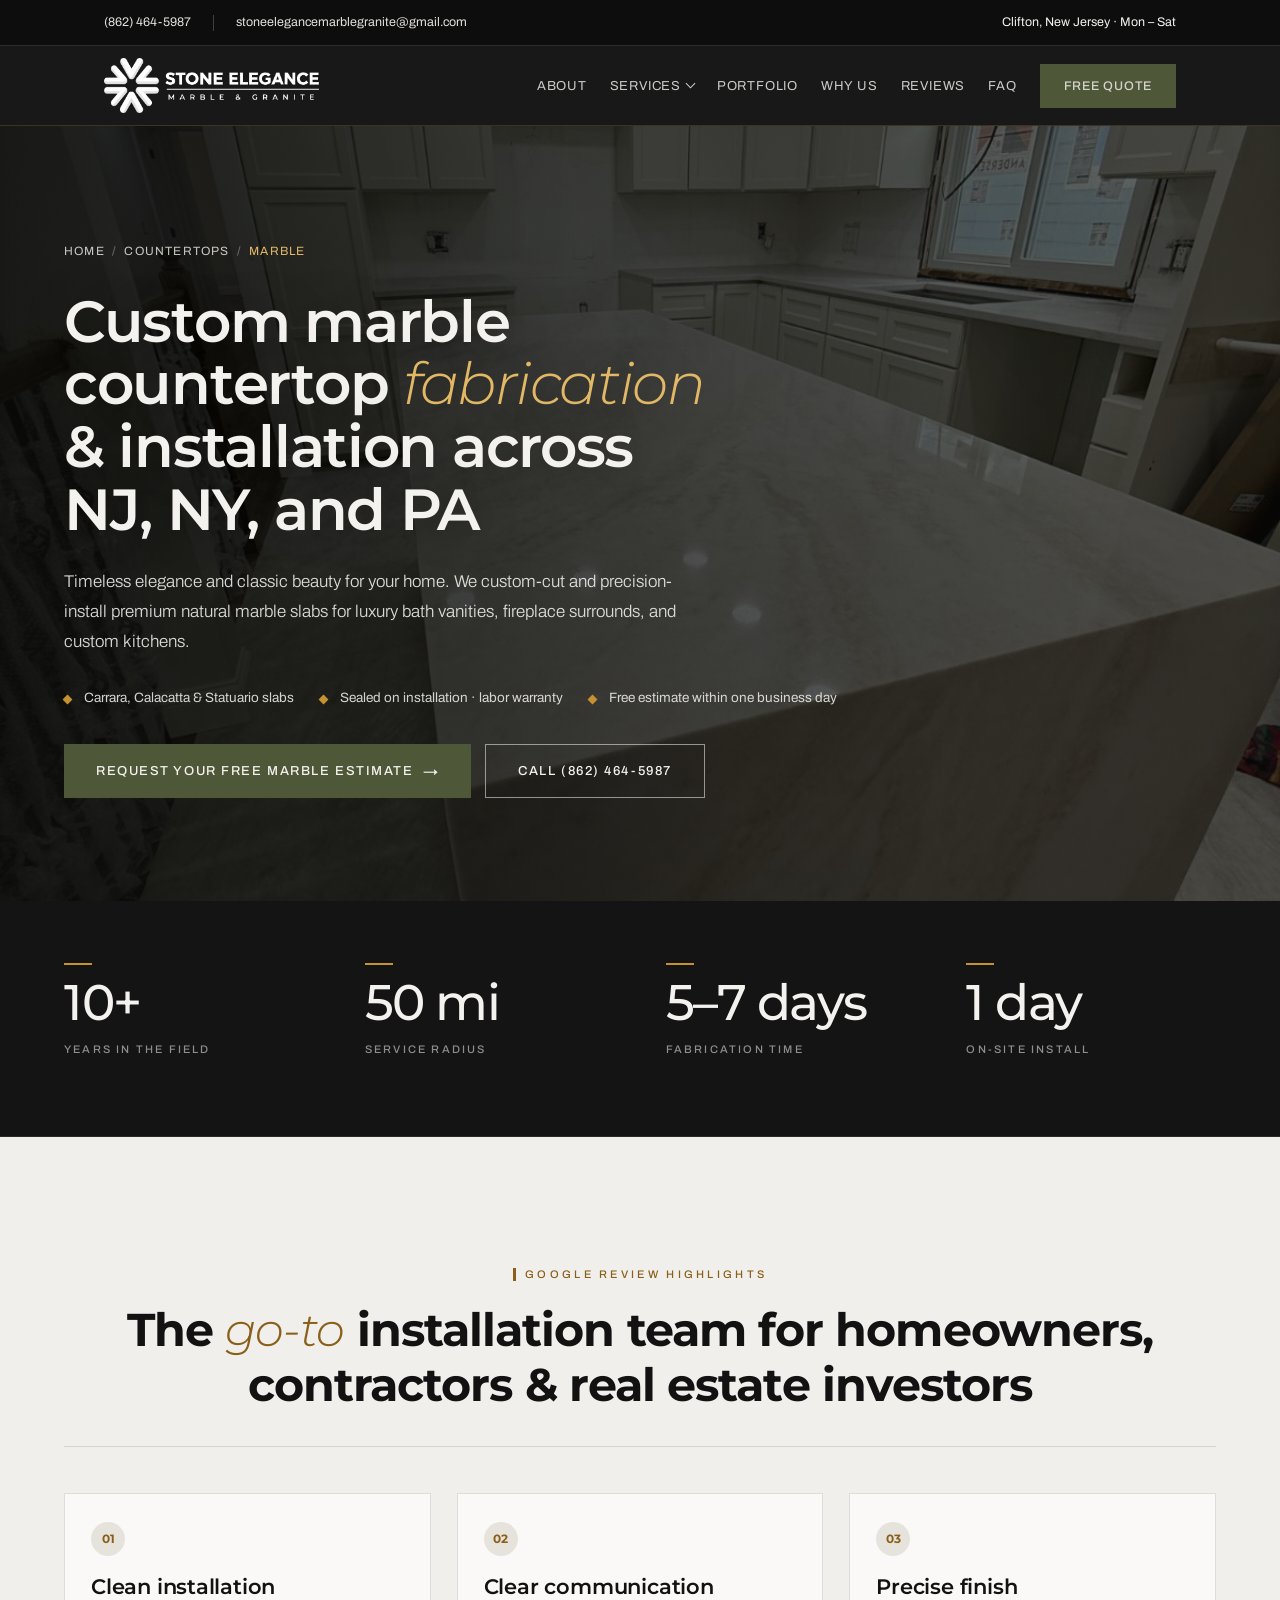
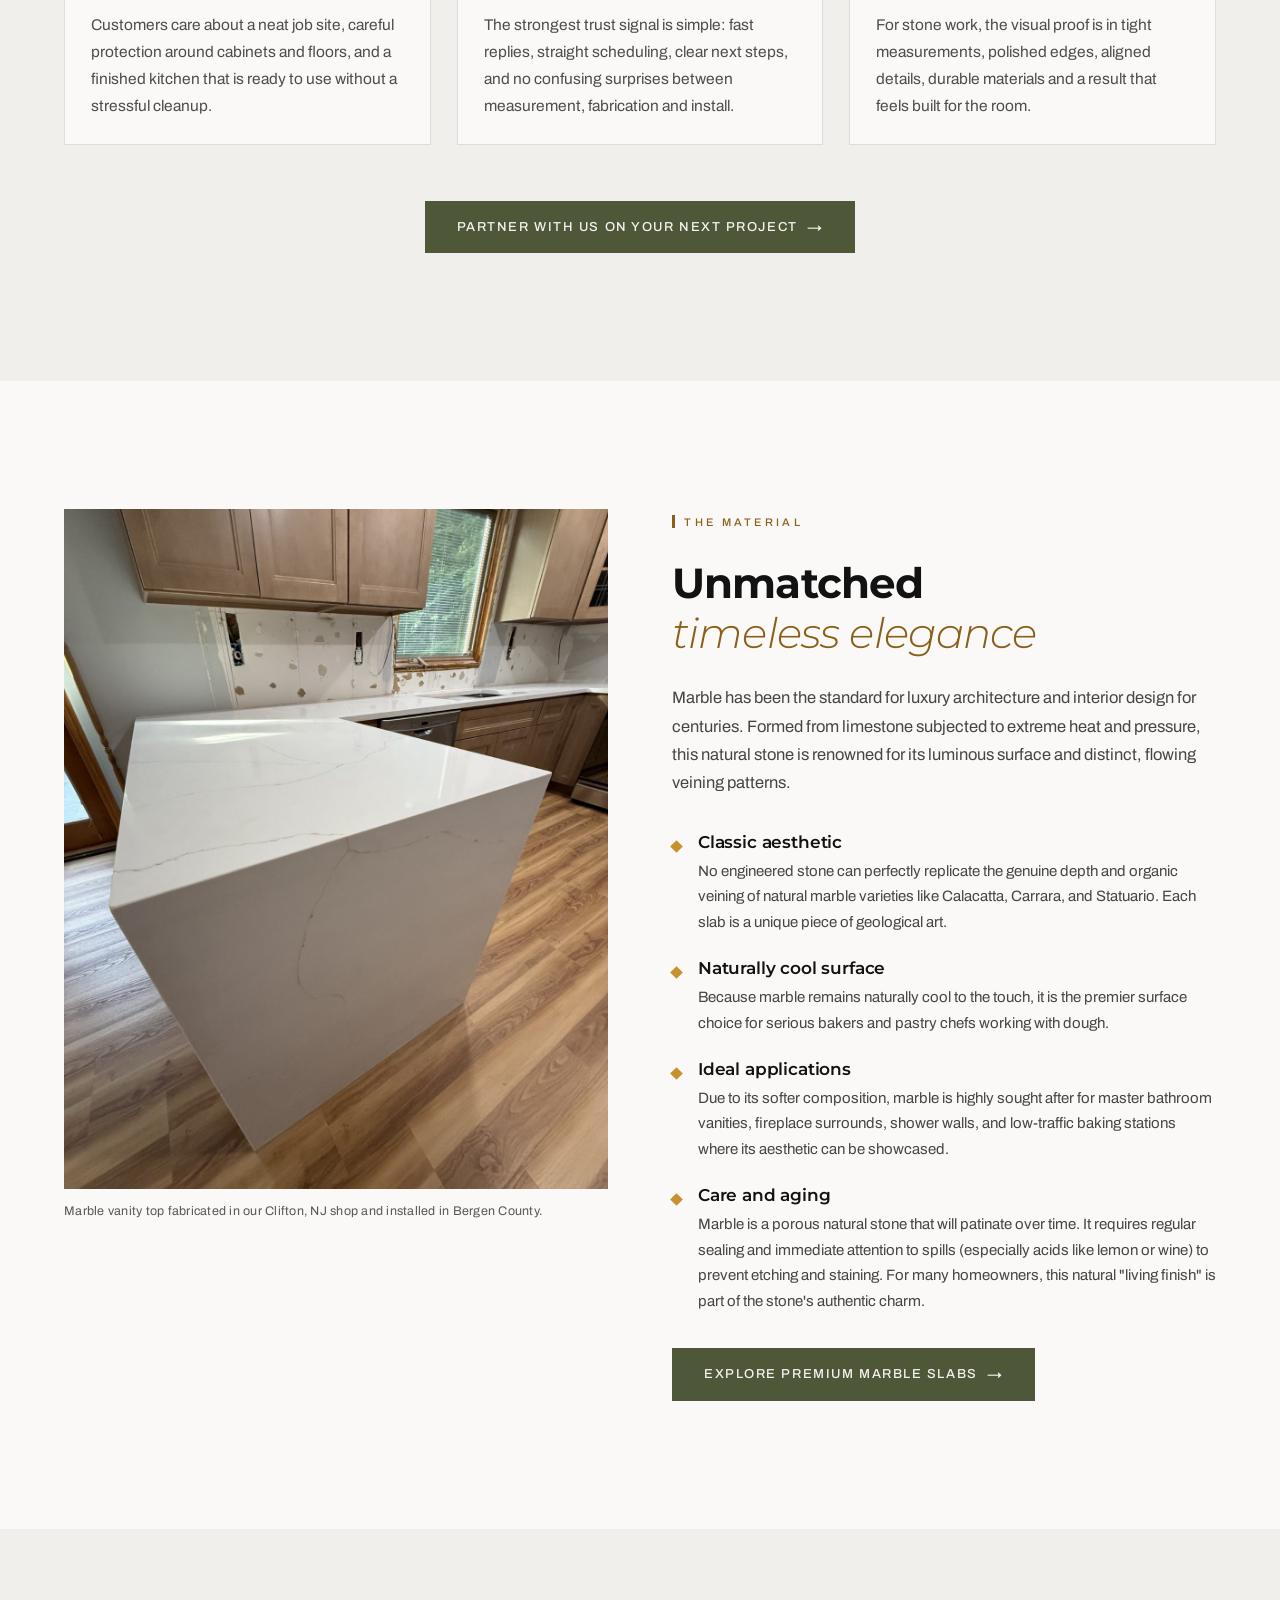
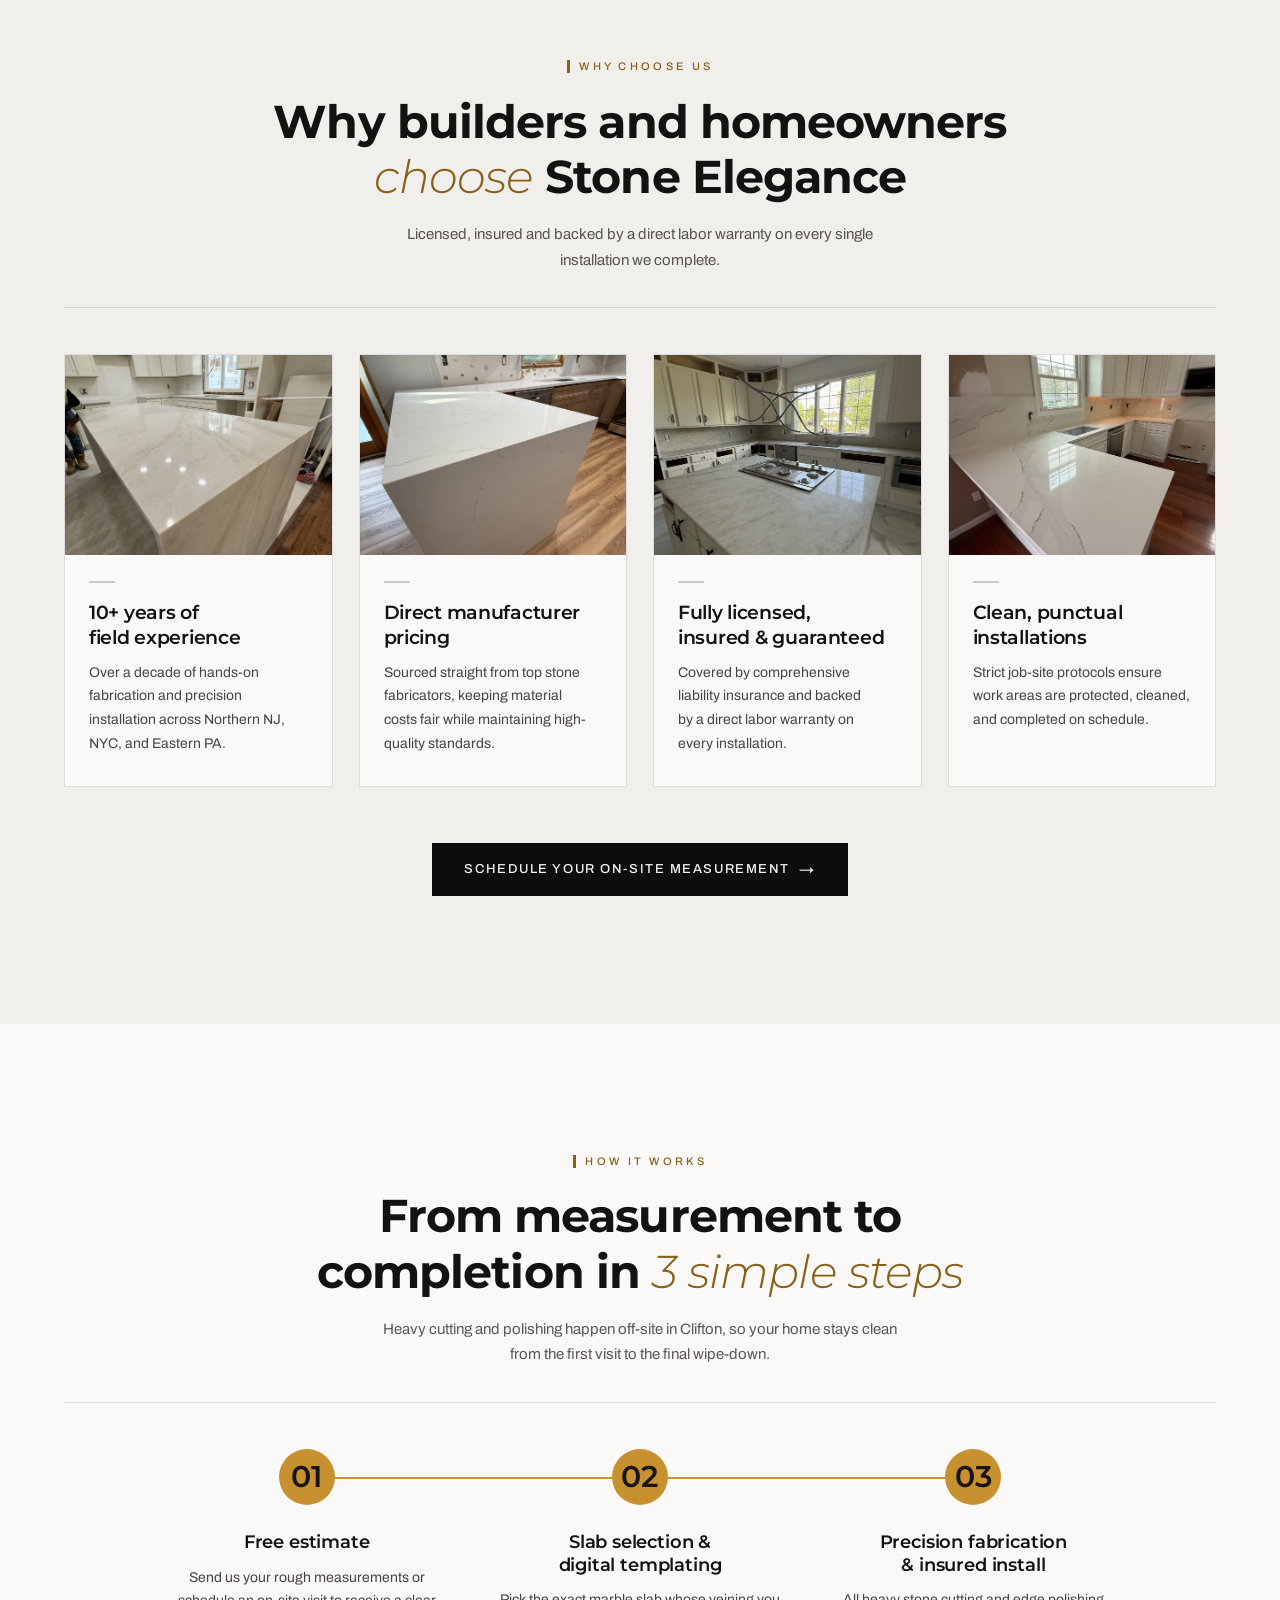
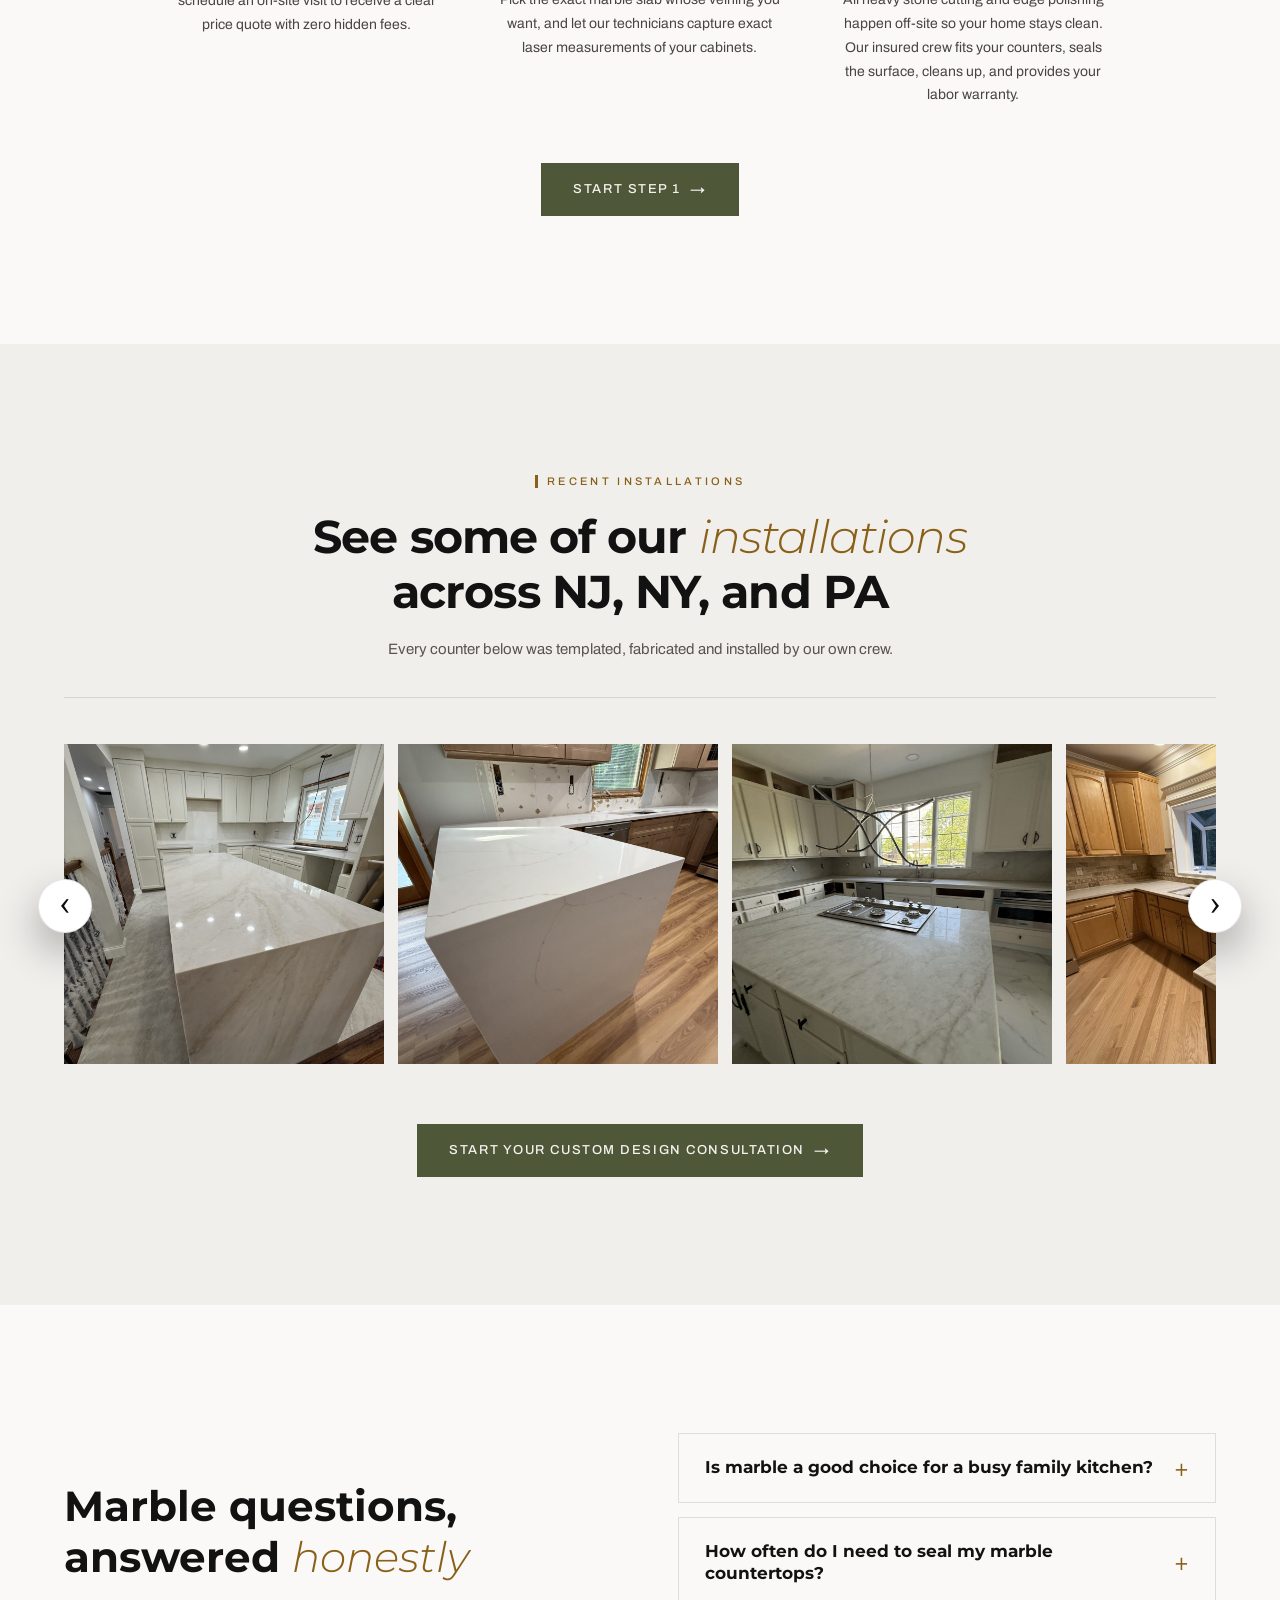
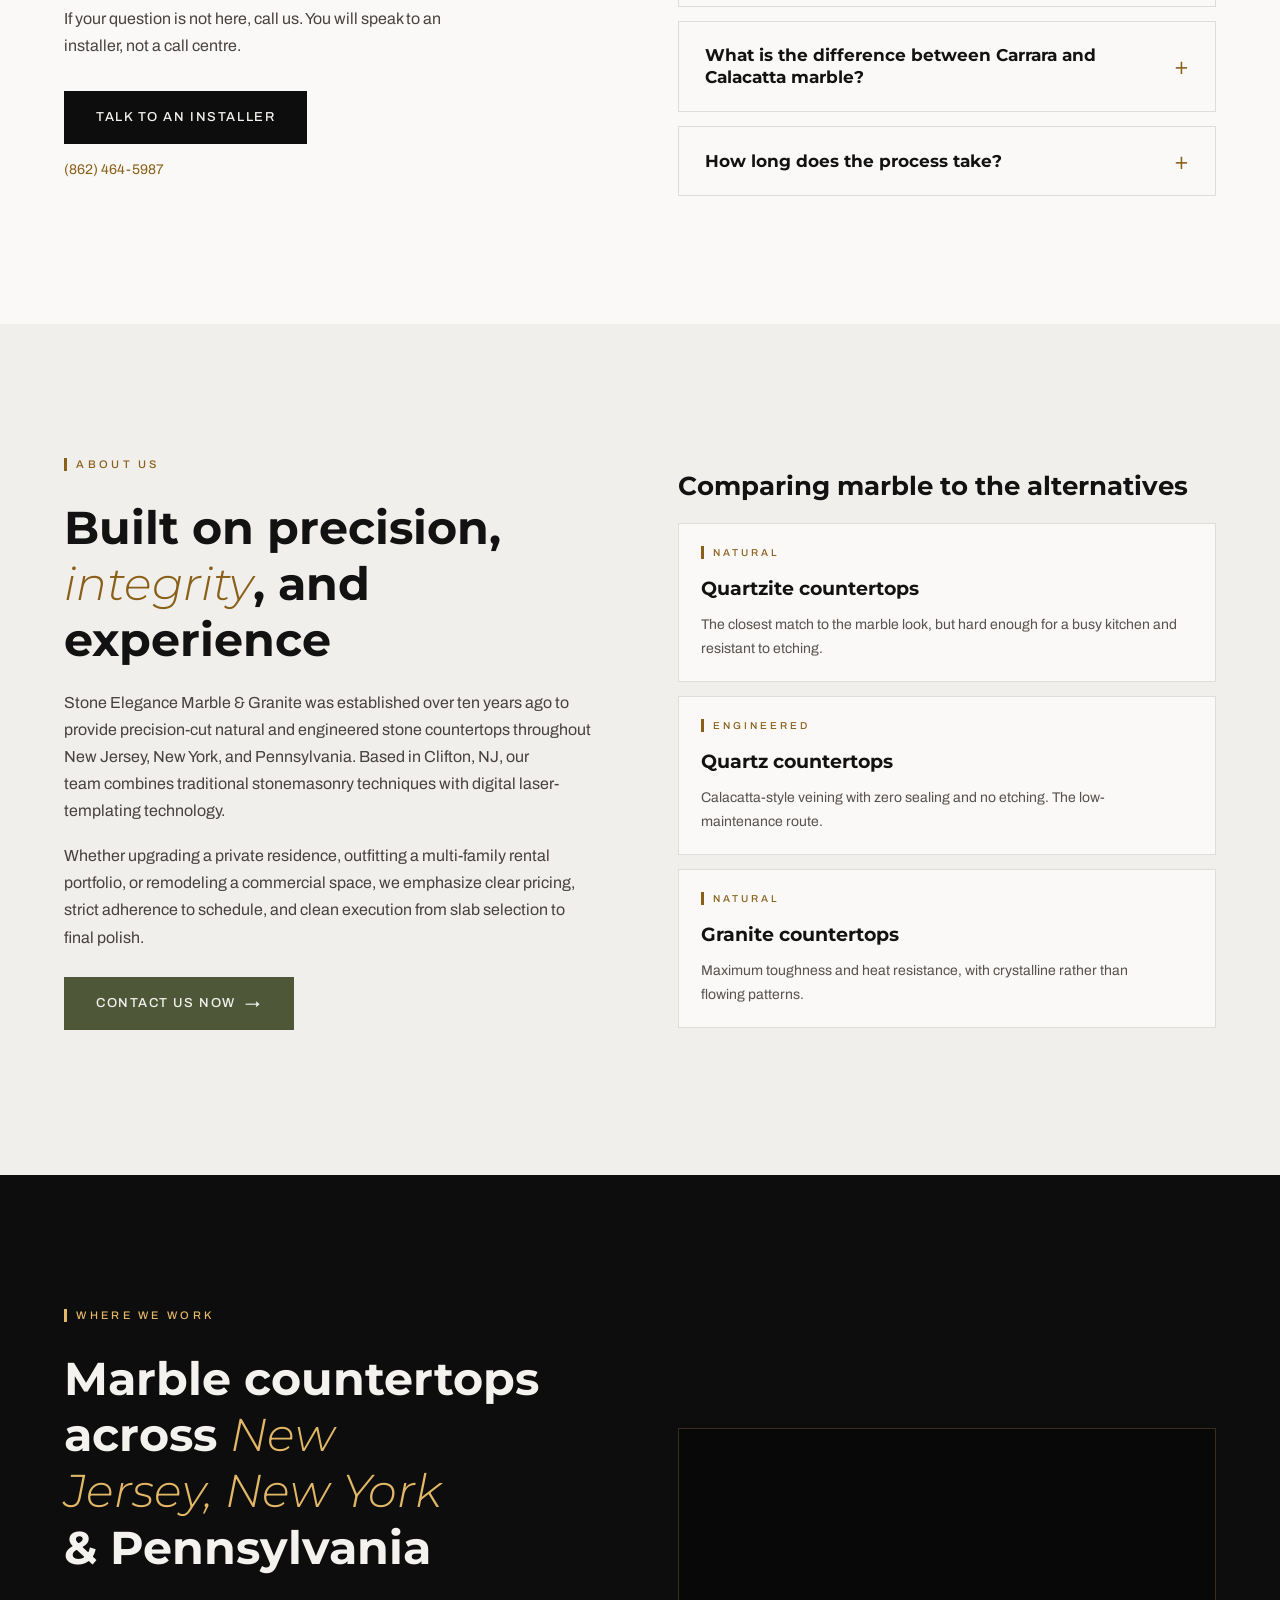
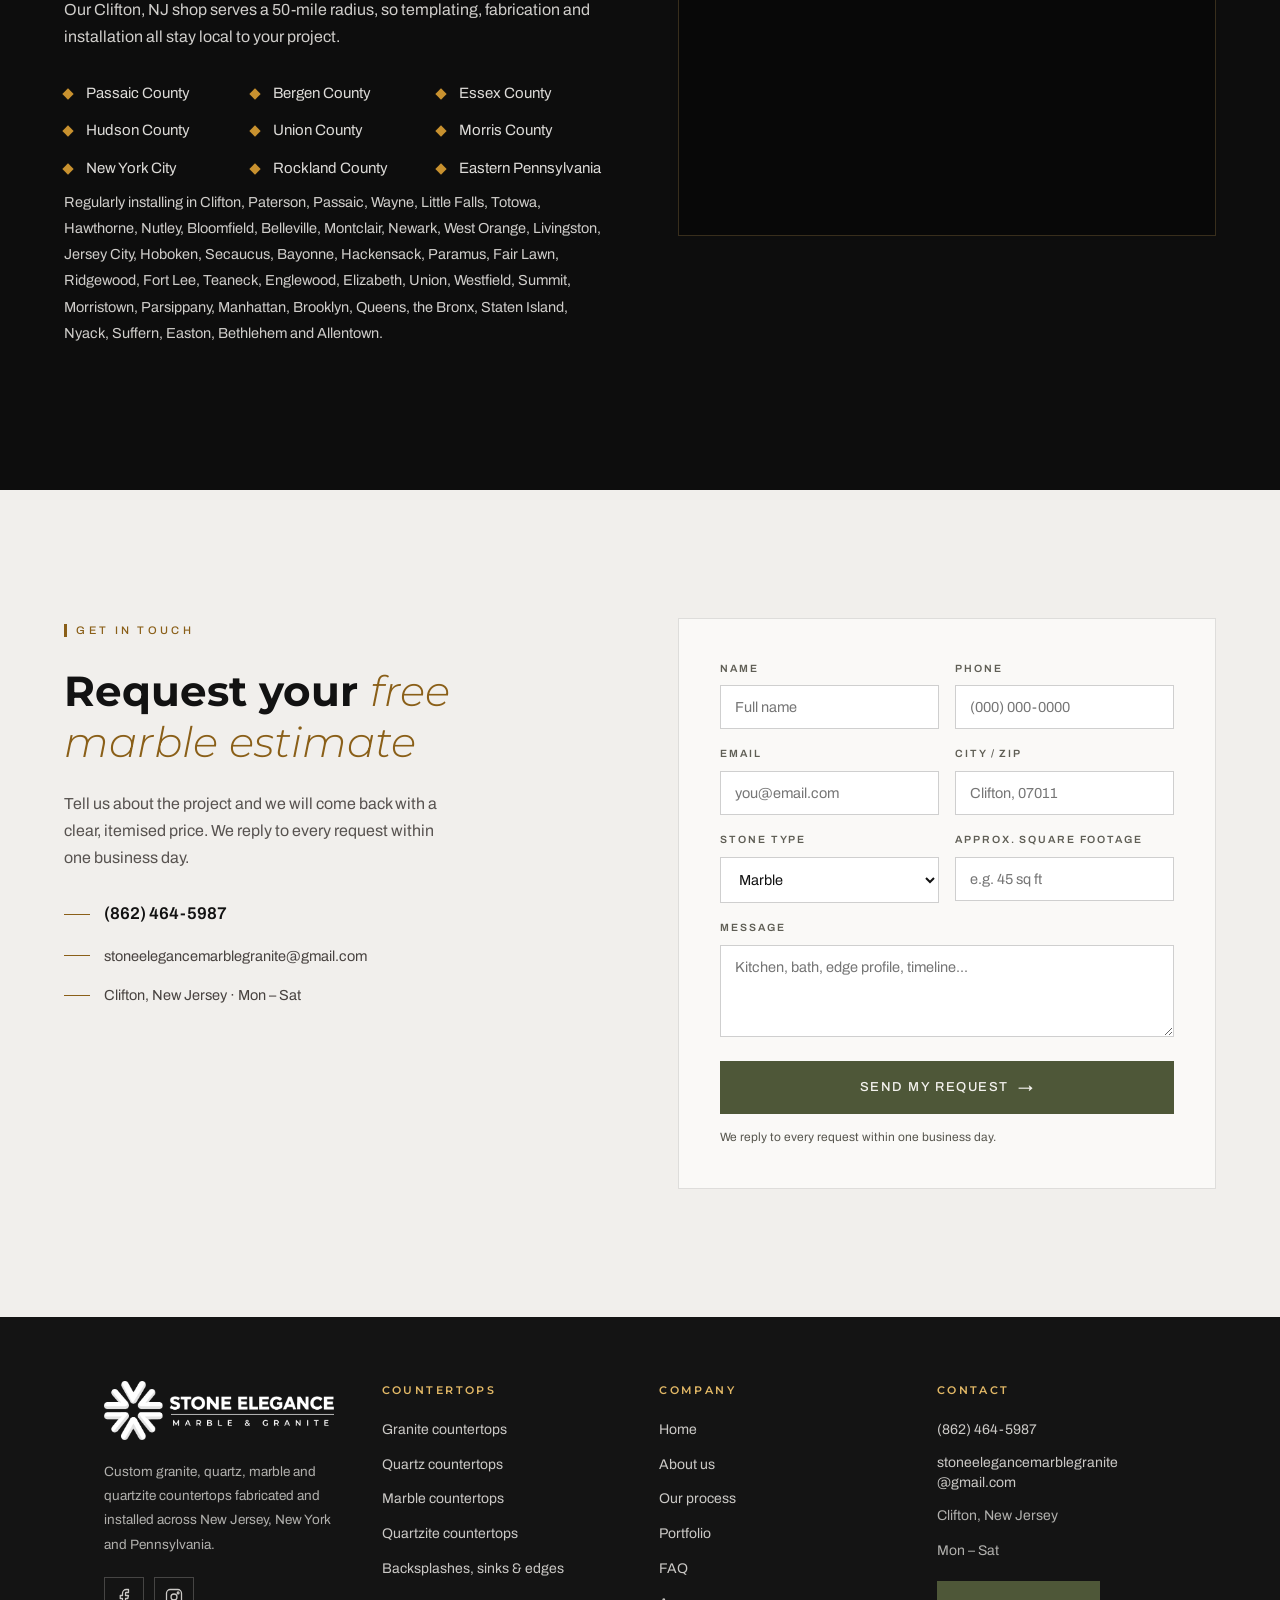
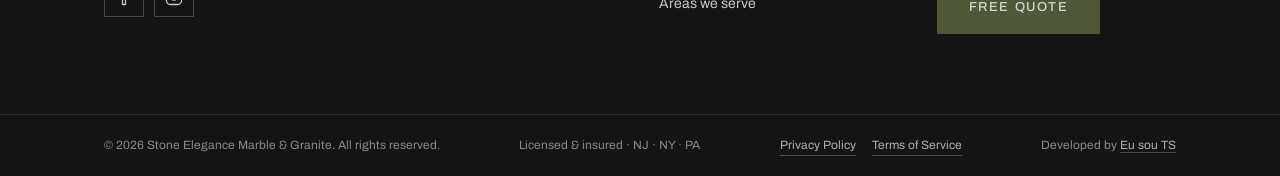
<file: marble-countertops/index.html>
<!DOCTYPE html>
<html lang="en">
<head>
<meta charset="utf-8">
<meta name="viewport" content="width=device-width, initial-scale=1">

<title>Custom marble countertops Clifton NJ | Stone Elegance</title>
<meta name="description" content="Premium natural marble countertops fabricated &amp; installed across NJ, NY &amp; PA. 10+ years experience, direct manufacturer pricing. Request a free estimate!">
<link rel="canonical" href="https://stonelegance.com/marble-countertops/">
<meta name="robots" content="index,follow,max-image-preview:large,max-snippet:-1,max-video-preview:-1">
<meta name="theme-color" content="#4E5738">
<meta name="geo.region" content="US-NJ">
<meta name="geo.placename" content="Clifton, New Jersey">

<meta property="og:type" content="website">
<meta property="og:site_name" content="Stone Elegance Marble &amp; Granite">
<meta property="og:locale" content="en_US">
<meta property="og:url" content="https://stonelegance.com/marble-countertops/">
<meta property="og:title" content="Custom marble countertops Clifton NJ | Stone Elegance">
<meta property="og:description" content="Premium natural marble countertops fabricated and installed across New Jersey, New York and Pennsylvania. Free estimate in one business day.">
<meta property="og:image" content="https://stonelegance.com/img/p09.jpg">
<meta property="og:image:alt" content="Marble countertop fabricated and installed by Stone Elegance in Clifton, NJ">
<meta name="twitter:card" content="summary_large_image">
<meta name="twitter:title" content="Custom marble countertops Clifton NJ | Stone Elegance">
<meta name="twitter:description" content="Premium natural marble countertops fabricated and installed across NJ, NY &amp; PA.">
<meta name="twitter:image" content="https://stonelegance.com/img/p09.jpg">

<link rel="icon" href="/img/mark-dark.png">
<link rel="apple-touch-icon" href="/img/mark-dark.png">
<link rel="manifest" href="/site.webmanifest">

<link rel="preload" as="image" href="/img/p09.jpg" fetchpriority="high">
<link rel="preconnect" href="https://fonts.googleapis.com">
<link rel="preconnect" href="https://fonts.gstatic.com" crossorigin>
<link href="https://fonts.googleapis.com/css2?family=Montserrat:ital,wght@0,300;0,400;0,500;0,600;0,700;1,300&family=Archivo:wght@300;400;500;600&display=swap" rel="stylesheet">
<link rel="stylesheet" href="/css/pages.css">

<script type="application/ld+json">
{
  "@context": "https://schema.org",
  "@graph": [
    {
      "@type": ["LocalBusiness", "HomeAndConstructionBusiness"],
      "@id": "https://stonelegance.com/#business",
      "name": "Stone Elegance Marble & Granite",
      "url": "https://stonelegance.com/",
      "image": "https://stonelegance.com/img/p02.jpg",
      "logo": "https://stonelegance.com/img/logo-dark.png",
      "description": "Custom granite, quartz, marble and quartzite countertops fabricated and installed across New Jersey, New York and Pennsylvania.",
      "telephone": "+1-862-464-5987",
      "email": "stoneelegancemarblegranite@gmail.com",
      "priceRange": "$$",
      "hasMap": "https://www.google.com/maps/place/Stone+Elegance+Marble+%26+Granite/data=!4m2!3m1!1s0x0:0x54cea5bd7432807f",
      "sameAs": [
        "https://www.facebook.com/stoneelegancemarblework/",
        "https://www.instagram.com/stone.elegance_/"
      ],
      "address": {
        "@type": "PostalAddress",
        "addressLocality": "Clifton",
        "addressRegion": "NJ",
        "addressCountry": "US"
      },
      "areaServed": [
        { "@type": "City", "name": "Clifton", "addressRegion": "NJ" },
        { "@type": "City", "name": "Paterson", "addressRegion": "NJ" },
        { "@type": "City", "name": "Passaic", "addressRegion": "NJ" },
        { "@type": "City", "name": "Wayne", "addressRegion": "NJ" },
        { "@type": "City", "name": "Montclair", "addressRegion": "NJ" },
        { "@type": "City", "name": "Newark", "addressRegion": "NJ" },
        { "@type": "City", "name": "Jersey City", "addressRegion": "NJ" },
        { "@type": "City", "name": "Hackensack", "addressRegion": "NJ" },
        { "@type": "City", "name": "New York", "addressRegion": "NY" },
        { "@type": "AdministrativeArea", "name": "Passaic County, NJ" },
        { "@type": "AdministrativeArea", "name": "Bergen County, NJ" },
        { "@type": "AdministrativeArea", "name": "Essex County, NJ" },
        { "@type": "AdministrativeArea", "name": "Hudson County, NJ" },
        { "@type": "AdministrativeArea", "name": "Union County, NJ" },
        { "@type": "AdministrativeArea", "name": "Morris County, NJ" },
        { "@type": "AdministrativeArea", "name": "Rockland County, NY" },
        { "@type": "AdministrativeArea", "name": "Eastern Pennsylvania" }
      ],
      "openingHoursSpecification": [{
        "@type": "OpeningHoursSpecification",
        "dayOfWeek": ["Monday","Tuesday","Wednesday","Thursday","Friday","Saturday"]
      }]
    },
    {
      "@type": "Service",
      "@id": "https://stonelegance.com/marble-countertops/#service",
      "name": "Marble countertop fabrication and installation",
      "serviceType": "Marble countertop fabrication and installation",
      "url": "https://stonelegance.com/marble-countertops/",
      "description": "Premium natural marble countertops custom-cut and installed for bath vanities, fireplace surrounds and custom kitchens across New Jersey, New York and Pennsylvania.",
      "provider": { "@id": "https://stonelegance.com/#business" },
      "areaServed": [
        { "@type": "State", "name": "New Jersey" },
        { "@type": "State", "name": "New York" },
        { "@type": "State", "name": "Pennsylvania" }
      ]
    },
    {
      "@type": "WebPage",
      "@id": "https://stonelegance.com/marble-countertops/#webpage",
      "url": "https://stonelegance.com/marble-countertops/",
      "name": "Custom marble countertops Clifton NJ | Stone Elegance",
      "inLanguage": "en-US",
      "isPartOf": { "@id": "https://stonelegance.com/#website" },
      "about": { "@id": "https://stonelegance.com/marble-countertops/#service" },
      "primaryImageOfPage": "https://stonelegance.com/img/p09.jpg",
      "breadcrumb": { "@id": "https://stonelegance.com/marble-countertops/#breadcrumb" }
    },
    {
      "@type": "BreadcrumbList",
      "@id": "https://stonelegance.com/marble-countertops/#breadcrumb",
      "itemListElement": [
        { "@type": "ListItem", "position": 1, "name": "Home", "item": "https://stonelegance.com/" },
        { "@type": "ListItem", "position": 2, "name": "Countertops", "item": "https://stonelegance.com/#materials" },
        { "@type": "ListItem", "position": 3, "name": "Marble countertops" }
      ]
    },
    {
      "@type": "FAQPage",
      "@id": "https://stonelegance.com/marble-countertops/#faq",
      "mainEntity": [
        {
          "@type": "Question",
          "name": "Is marble a good choice for a busy family kitchen?",
          "acceptedAnswer": { "@type": "Answer", "text": "While beautiful, marble is softer and more porous than granite or quartz. It is susceptible to etching from acidic foods such as citrus, vinegar and tomato sauce, and can stain if spills are not wiped up quickly. If you have a highly active kitchen and want low maintenance, we generally recommend quartzite or engineered quartz. If you embrace the natural patina and aging of stone, marble is a stunning choice." }
        },
        {
          "@type": "Question",
          "name": "How often do I need to seal my marble countertops?",
          "acceptedAnswer": { "@type": "Answer", "text": "To maintain maximum stain resistance, natural marble countertops should be professionally sealed upon installation, and resealed by the homeowner every 6 to 12 months, depending on the volume of daily use." }
        },
        {
          "@type": "Question",
          "name": "What is the difference between Carrara and Calacatta marble?",
          "acceptedAnswer": { "@type": "Answer", "text": "Both are premium Italian marbles, but they have distinct looks. Carrara typically features a softer, greyer background with fine, feathery veining. Calacatta is generally rarer, featuring a brighter white background with bold, dramatic and thicker veining." }
        },
        {
          "@type": "Question",
          "name": "How long does the process take?",
          "acceptedAnswer": { "@type": "Answer", "text": "After you select your marble slab and we complete the digital templating of your space, fabrication takes about 5 to 7 business days. Our crews will then complete the on-site installation in a single day." }
        }
      ]
    }
  ]
}
</script>
</head>
<body>

<div class="top-strip">
  <div class="top-strip-inner">
    <div class="grp">
      <a href="tel:+18624645987">(862) 464-5987</a>
      <span class="sep"></span>
      <a href="mailto:stoneelegancemarblegranite@gmail.com">stoneelegancemarblegranite@gmail.com</a>
    </div>
    <div class="grp"><span>Clifton, New Jersey · Mon – Sat</span></div>
  </div>
</div>

<header class="site-header">
  <div class="site-header-inner">
    <a href="/" aria-label="Stone Elegance Marble &amp; Granite home page"><img class="site-logo" src="/img/logo-white.png" alt="Stone Elegance Marble &amp; Granite" width="260" height="58"></a>
    <button class="menu-btn" type="button" data-menu-button aria-expanded="false" aria-controls="mobile-menu" aria-label="Open menu"><span></span></button>
    <nav class="desktop-nav" aria-label="Main">
      <a href="/#about">About</a>
      <span class="nav-has-drop">
        <a href="/#materials">Services<span class="nav-caret" aria-hidden="true"></span></a>
        <span class="nav-drop">
          <a href="/granite-countertops/">Granite countertops</a>
          <a href="/quartz-countertops/">Quartz countertops</a>
          <a href="/marble-countertops/" aria-current="page">Marble countertops</a>
          <a href="/quartzite-countertops/">Quartzite countertops</a>
          <span class="divider"></span>
          <a href="/#materials">Backsplashes, sinks &amp; edges</a>
        </span>
      </span>
      <a href="/#portfolio">Portfolio</a>
      <a href="/#why">Why us</a>
      <a href="/#reviews">Reviews</a>
      <a href="/#faq">FAQ</a>
      <a class="btn" href="#estimate">Free quote</a>
    </nav>
  </div>
  <nav class="mobile-menu-panel" id="mobile-menu" data-menu-panel aria-label="Mobile">
    <a href="/">Home</a>
    <a href="/#about">About</a>
    <a href="/#materials">Services</a>
    <a class="sub" href="/granite-countertops/">Granite countertops</a>
    <a class="sub" href="/quartz-countertops/">Quartz countertops</a>
    <a class="sub" href="/marble-countertops/" aria-current="page">Marble countertops</a>
    <a class="sub" href="/quartzite-countertops/">Quartzite countertops</a>
    <a href="/#portfolio">Portfolio</a>
    <a href="/#areas">Areas we serve</a>
    <a href="/#faq">FAQ</a>
    <a href="#estimate">Free quote</a>
  </nav>
</header>

<main>

<section class="page-hero">
  <div class="hero-bg">
    <img src="/img/p09.jpg" alt="Marble countertop fabricated and installed by Stone Elegance in Clifton, NJ" width="1200" height="1600" fetchpriority="high">
  </div>
  <div class="inner">
    <nav class="crumbs" aria-label="Breadcrumb">
      <ol>
        <li><a href="/">Home</a></li>
        <li><a href="/#materials">Countertops</a></li>
        <li><span aria-current="page">Marble</span></li>
      </ol>
    </nav>
    <h1>Custom marble countertop <span class="ital-on-dark">fabrication</span> &amp; installation across NJ, NY, and PA</h1>
    <p class="lede">Timeless elegance and classic beauty for your home. We custom-cut and precision-install premium natural marble slabs for luxury bath vanities, fireplace surrounds, and custom kitchens.</p>
    <ul class="hero-trust">
      <li>Carrara, Calacatta &amp; Statuario slabs</li>
      <li>Sealed on installation · labor warranty</li>
      <li>Free estimate within one business day</li>
    </ul>
    <div class="hero-actions">
      <a class="btn" href="#estimate">Request your free marble estimate <span class="arw">&rarr;</span></a>
      <a class="btn btn-ghost-light" href="tel:+18624645987">Call (862) 464-5987</a>
    </div>
  </div>
</section>

<section class="stats" aria-label="Stone Elegance at a glance">
  <div class="stats-grid">
    <div class="stat"><span class="rule"></span><span class="num">10+</span><span class="lbl">Years in the field</span></div>
    <div class="stat"><span class="rule"></span><span class="num">50 mi</span><span class="lbl">Service radius</span></div>
    <div class="stat"><span class="rule"></span><span class="num">5–7 days</span><span class="lbl">Fabrication time</span></div>
    <div class="stat"><span class="rule"></span><span class="num">1 day</span><span class="lbl">On-site install</span></div>
  </div>
</section>

<section class="sect sect-alt" aria-labelledby="reviews-h">
  <div class="sect-head">
    <span class="eyebrow" data-reveal>Google review highlights</span>
    <h2 id="reviews-h" data-reveal data-delay="1">The <span class="ital">go-to</span> installation team for homeowners, contractors &amp; real estate investors</h2>
  </div>
  <div class="card-grid">
    <div class="quote-card" data-reveal>
      <span class="idx">01</span>
      <h3>Clean installation</h3>
      <p>Customers care about a neat job site, careful protection around cabinets and floors, and a finished kitchen that is ready to use without a stressful cleanup.</p>
    </div>
    <div class="quote-card" data-reveal data-delay="1">
      <span class="idx">02</span>
      <h3>Clear communication</h3>
      <p>The strongest trust signal is simple: fast replies, straight scheduling, clear next steps, and no confusing surprises between measurement, fabrication and install.</p>
    </div>
    <div class="quote-card" data-reveal data-delay="2">
      <span class="idx">03</span>
      <h3>Precise finish</h3>
      <p>For stone work, the visual proof is in tight measurements, polished edges, aligned details, durable materials and a result that feels built for the room.</p>
    </div>
  </div>
  <div class="sect-cta">
    <a class="btn" href="#estimate">Partner with us on your next project <span class="arw">&rarr;</span></a>
  </div>
</section>

<section class="sect" aria-labelledby="material-h">
  <div class="feature">
    <figure class="feature-media" data-reveal>
      <div class="shot"><img src="/img/p13.jpg" alt="Marble slab with flowing natural veining, cut for a North Jersey vanity" loading="lazy" width="1200" height="1600"></div>
      <figcaption>Marble vanity top fabricated in our Clifton, NJ shop and installed in Bergen County.</figcaption>
    </figure>
    <div>
      <span class="eyebrow" data-reveal>The material</span>
      <h2 id="material-h" data-reveal data-delay="1">Unmatched <span class="ital">timeless elegance</span></h2>
      <p class="intro" data-reveal data-delay="2">Marble has been the standard for luxury architecture and interior design for centuries. Formed from limestone subjected to extreme heat and pressure, this natural stone is renowned for its luminous surface and distinct, flowing veining patterns.</p>
      <ul class="spec-list">
        <li data-reveal><strong>Classic aesthetic</strong><p>No engineered stone can perfectly replicate the genuine depth and organic veining of natural marble varieties like Calacatta, Carrara, and Statuario. Each slab is a unique piece of geological art.</p></li>
        <li data-reveal><strong>Naturally cool surface</strong><p>Because marble remains naturally cool to the touch, it is the premier surface choice for serious bakers and pastry chefs working with dough.</p></li>
        <li data-reveal><strong>Ideal applications</strong><p>Due to its softer composition, marble is highly sought after for master bathroom vanities, fireplace surrounds, shower walls, and low-traffic baking stations where its aesthetic can be showcased.</p></li>
        <li data-reveal><strong>Care and aging</strong><p>Marble is a porous natural stone that will patinate over time. It requires regular sealing and immediate attention to spills (especially acids like lemon or wine) to prevent etching and staining. For many homeowners, this natural "living finish" is part of the stone's authentic charm.</p></li>
      </ul>
      <p style="margin:34px 0 0"><a class="btn" href="#estimate">Explore premium marble slabs <span class="arw">&rarr;</span></a></p>
    </div>
  </div>
</section>

<section class="sect sect-alt" aria-labelledby="why-h">
  <div class="sect-head">
    <span class="eyebrow" data-reveal>Why choose us</span>
    <h2 id="why-h" data-reveal data-delay="1">Why builders and homeowners <span class="ital">choose</span> Stone Elegance</h2>
    <p>Licensed, insured and backed by a direct labor warranty on every single installation we complete.</p>
  </div>
  <div class="card-grid">
    <article class="card" data-reveal>
      <div class="card-img"><img src="/img/p07.jpg" alt="Polished stone counter with a mitred edge" loading="lazy" width="1200" height="1600"></div>
      <div class="card-body"><span class="rule"></span><h3>10+ years of field experience</h3><p>Over a decade of hands-on fabrication and precision installation across Northern NJ, NYC, and Eastern PA.</p></div>
    </article>
    <article class="card" data-reveal data-delay="1">
      <div class="card-img"><img src="/img/p13.jpg" alt="Waterfall edge detail on a finished marble island" loading="lazy" width="1200" height="1600"></div>
      <div class="card-body"><span class="rule"></span><h3>Direct manufacturer pricing</h3><p>Sourced straight from top stone fabricators, keeping material costs fair while maintaining high-quality standards.</p></div>
    </article>
    <article class="card" data-reveal data-delay="2">
      <div class="card-img"><img src="/img/p10.jpg" alt="Marble-look island with a cooktop cutout in Essex County, NJ" loading="lazy" width="1200" height="1600"></div>
      <div class="card-body"><span class="rule"></span><h3>Fully licensed, insured &amp; guaranteed</h3><p>Covered by comprehensive liability insurance and backed by a direct labor warranty on every installation.</p></div>
    </article>
    <article class="card" data-reveal data-delay="3">
      <div class="card-img"><img src="/img/p19.jpg" alt="Calacatta-style island under pendant lights" loading="lazy" width="1200" height="1600"></div>
      <div class="card-body"><span class="rule"></span><h3>Clean, punctual installations</h3><p>Strict job-site protocols ensure work areas are protected, cleaned, and completed on schedule.</p></div>
    </article>
  </div>
  <div class="sect-cta">
    <a class="btn btn-dark" href="#estimate">Schedule your on-site measurement <span class="arw">&rarr;</span></a>
  </div>
</section>

<section class="sect" aria-labelledby="process-h">
  <div class="sect-head">
    <span class="eyebrow" data-reveal>How it works</span>
    <h2 id="process-h" data-reveal data-delay="1">From measurement to completion in <span class="ital">3 simple steps</span></h2>
    <p>Heavy cutting and polishing happen off-site in Clifton, so your home stays clean from the first visit to the final wipe-down.</p>
  </div>
  <div class="steps">
    <div class="step" data-reveal>
      <div class="dial"><span>01</span></div>
      <h3>Free estimate</h3>
      <p>Send us your rough measurements or schedule an on-site visit to receive a clear price quote with zero hidden fees.</p>
    </div>
    <div class="step" data-reveal data-delay="1">
      <div class="dial"><span>02</span></div>
      <h3>Slab selection &amp; digital templating</h3>
      <p>Pick the exact marble slab whose veining you want, and let our technicians capture exact laser measurements of your cabinets.</p>
    </div>
    <div class="step" data-reveal data-delay="2">
      <div class="dial"><span>03</span></div>
      <h3>Precision fabrication &amp; insured install</h3>
      <p>All heavy stone cutting and edge polishing happen off-site so your home stays clean. Our insured crew fits your counters, seals the surface, cleans up, and provides your labor warranty.</p>
    </div>
  </div>
  <div class="sect-cta"><a class="btn" href="#estimate">Start step 1 <span class="arw">&rarr;</span></a></div>
</section>

<section class="sect sect-alt" aria-labelledby="gallery-h">
  <div class="sect-head">
    <span class="eyebrow" data-reveal>Recent installations</span>
    <h2 id="gallery-h" data-reveal data-delay="1">See some of our <span class="ital">installations</span> across NJ, NY, and PA</h2>
    <p>Every counter below was templated, fabricated and installed by our own crew.</p>
  </div>
  <div class="rail-wrap" data-rail-wrap data-reveal>
    <div class="rail" data-rail>
      <figure><div class="shot"><img src="/img/p09.jpg" alt="Marble counter installed in a Clifton, NJ kitchen" loading="lazy" width="1200" height="1600"></div></figure>
      <figure><div class="shot"><img src="/img/p13.jpg" alt="Waterfall edge detail on a marble island" loading="lazy" width="1200" height="1600"></div></figure>
      <figure><div class="shot"><img src="/img/p11.jpg" alt="Marble vanity top installed in Bergen County, NJ" loading="lazy" width="1200" height="1600"></div></figure>
      <figure><div class="shot"><img src="/img/p06.jpg" alt="Undermount sink cutout in a natural stone vanity" loading="lazy" width="1200" height="1600"></div></figure>
      <figure><div class="shot"><img src="/img/p15.jpg" alt="Polished edge profile detail on a marble counter" loading="lazy" width="1200" height="1600"></div></figure>
      <figure><div class="shot"><img src="/img/p19.jpg" alt="Calacatta-style island under pendant lights" loading="lazy" width="1200" height="1600"></div></figure>
      <figure><div class="shot"><img src="/img/p21.jpg" alt="Full-height slab backsplash cut from the same block" loading="lazy" width="1200" height="1600"></div></figure>
      <figure><div class="shot"><img src="/img/p22.jpg" alt="Dramatic veining running across a long counter run" loading="lazy" width="1200" height="1600"></div></figure>
    </div>
    <button class="rail-arrow rail-prev" type="button" data-rail-prev aria-label="Previous photo">&lsaquo;</button>
    <button class="rail-arrow rail-next" type="button" data-rail-next aria-label="Next photo">&rsaquo;</button>
  </div>
  <div class="sect-cta"><a class="btn" href="#estimate">Start your custom design consultation <span class="arw">&rarr;</span></a></div>
</section>

<section class="sect" aria-labelledby="faq-h">
  <div class="faq-grid">
    <div class="faq-intro">
      <span class="eyebrow" data-reveal>Good to know</span>
      <h2 id="faq-h" data-reveal data-delay="1">Marble questions, answered <span class="ital">honestly</span></h2>
      <p>If your question is not here, call us. You will speak to an installer, not a call centre.</p>
      <div class="acts">
        <a class="btn btn-dark" href="tel:+18624645987">Talk to an installer</a>
        <a href="tel:+18624645987" style="font-size:14px;color:#8A5F18">(862) 464-5987</a>
      </div>
    </div>
    <div class="faq-list">
      <details>
        <summary>Is marble a good choice for a busy family kitchen?<span class="qmark">+</span></summary>
        <div><p>While beautiful, marble is softer and more porous than granite or quartz. It is susceptible to etching from acidic foods (like citrus, vinegar, and tomato sauce) and can stain if spills are not wiped up quickly. If you have a highly active kitchen and want low maintenance, we generally recommend <a href="/quartzite-countertops/" style="color:#8A5F18">quartzite</a> or engineered <a href="/quartz-countertops/" style="color:#8A5F18">quartz</a>. If you embrace the natural patina and aging of stone, marble is a stunning choice.</p></div>
      </details>
      <details>
        <summary>How often do I need to seal my marble countertops?<span class="qmark">+</span></summary>
        <div><p>To maintain maximum stain resistance, natural marble countertops should be professionally sealed upon installation, and resealed by the homeowner every 6 to 12 months, depending on the volume of daily use.</p></div>
      </details>
      <details>
        <summary>What is the difference between Carrara and Calacatta marble?<span class="qmark">+</span></summary>
        <div><p>Both are premium Italian marbles, but they have distinct looks. Carrara typically features a softer, greyer background with fine, feathery veining. Calacatta is generally rarer, featuring a brighter white background with bold, dramatic, and thicker veining.</p></div>
      </details>
      <details>
        <summary>How long does the process take?<span class="qmark">+</span></summary>
        <div><p>After you select your marble slab and we complete the digital templating of your space, fabrication takes about 5 to 7 business days. Our crews will then complete the on-site installation in a single day.</p></div>
      </details>
    </div>
  </div>
</section>

<section class="sect sect-alt" aria-labelledby="about-h">
  <div class="split">
    <div>
      <span class="eyebrow" data-reveal>About us</span>
      <h2 id="about-h" data-reveal data-delay="1">Built on precision, <span class="ital">integrity</span>, and experience</h2>
      <p>Stone Elegance Marble &amp; Granite was established over ten years ago to provide precision-cut natural and engineered stone countertops throughout New Jersey, New York, and Pennsylvania. Based in Clifton, NJ, our team combines traditional stonemasonry techniques with digital laser-templating technology.</p>
      <p>Whether upgrading a private residence, outfitting a multi-family rental portfolio, or remodeling a commercial space, we emphasize clear pricing, strict adherence to schedule, and clean execution from slab selection to final polish.</p>
      <p style="margin-top:26px"><a class="btn" href="#estimate">Contact us now <span class="arw">&rarr;</span></a></p>
    </div>
    <div>
      <h2 style="font-size:clamp(20px,2.2vw,26px);margin:0 0 20px">Comparing marble to the alternatives</h2>
      <div class="card-grid" style="grid-template-columns:1fr;gap:14px">
        <a class="card" href="/quartzite-countertops/" style="padding:20px 22px">
          <span class="eyebrow" style="font-size:10px">Natural</span>
          <h3 style="margin:12px 0 8px;font-size:19px">Quartzite countertops</h3>
          <p style="margin:0;font-size:14px;color:rgba(23,17,14,.72)">The closest match to the marble look, but hard enough for a busy kitchen and resistant to etching.</p>
        </a>
        <a class="card" href="/quartz-countertops/" style="padding:20px 22px">
          <span class="eyebrow" style="font-size:10px">Engineered</span>
          <h3 style="margin:12px 0 8px;font-size:19px">Quartz countertops</h3>
          <p style="margin:0;font-size:14px;color:rgba(23,17,14,.72)">Calacatta-style veining with zero sealing and no etching. The low-maintenance route.</p>
        </a>
        <a class="card" href="/granite-countertops/" style="padding:20px 22px">
          <span class="eyebrow" style="font-size:10px">Natural</span>
          <h3 style="margin:12px 0 8px;font-size:19px">Granite countertops</h3>
          <p style="margin:0;font-size:14px;color:rgba(23,17,14,.72)">Maximum toughness and heat resistance, with crystalline rather than flowing patterns.</p>
        </a>
      </div>
    </div>
  </div>
</section>

<section class="sect sect-dark" id="areas" aria-labelledby="areas-h">
  <div class="split">
    <div>
      <span class="eyebrow on-dark" data-reveal>Where we work</span>
      <h2 id="areas-h" data-reveal data-delay="1">Marble countertops across <span class="ital-on-dark">New Jersey, New York</span> &amp; Pennsylvania</h2>
      <p>Our Clifton, NJ shop serves a 50-mile radius, so templating, fabrication and installation all stay local to your project.</p>
      <ul class="area-list">
        <li>Passaic County</li>
        <li>Bergen County</li>
        <li>Essex County</li>
        <li>Hudson County</li>
        <li>Union County</li>
        <li>Morris County</li>
        <li>New York City</li>
        <li>Rockland County</li>
        <li>Eastern Pennsylvania</li>
      </ul>
      <p class="city-line">Regularly installing in Clifton, Paterson, Passaic, Wayne, Little Falls, Totowa, Hawthorne, Nutley, Bloomfield, Belleville, Montclair, Newark, West Orange, Livingston, Jersey City, Hoboken, Secaucus, Bayonne, Hackensack, Paramus, Fair Lawn, Ridgewood, Fort Lee, Teaneck, Englewood, Elizabeth, Union, Westfield, Summit, Morristown, Parsippany, Manhattan, Brooklyn, Queens, the Bronx, Staten Island, Nyack, Suffern, Easton, Bethlehem and Allentown.</p>
    </div>
    <div class="map-frame">
      <iframe title="Stone Elegance marble countertop service area around Clifton, New Jersey" src="https://www.google.com/maps?q=Clifton,+New+Jersey&amp;z=7&amp;output=embed" loading="lazy"></iframe>
    </div>
  </div>
</section>

<section class="sect sect-alt" id="estimate" aria-labelledby="estimate-h">
  <div class="contact-grid">
    <div class="contact-info">
      <span class="eyebrow" data-reveal>Get in touch</span>
      <h2 id="estimate-h" data-reveal data-delay="1">Request your <span class="ital">free marble estimate</span></h2>
      <p>Tell us about the project and we will come back with a clear, itemised price. We reply to every request within one business day.</p>
      <div class="contact-lines">
        <a class="tel" href="tel:+18624645987"><span class="dash"></span>(862) 464-5987</a>
        <a href="mailto:stoneelegancemarblegranite@gmail.com"><span class="dash"></span>stoneelegancemarblegranite@gmail.com</a>
        <div><span class="dash"></span>Clifton, New Jersey · Mon – Sat</div>
      </div>
    </div>
    <form class="estimate" id="form01" method="POST" action="https://api.web3forms.com/submit">
      <input type="hidden" name="access_key" value="a00087cd-f5f6-4ad5-9b3d-2bffc4d6e40b">
      <input type="hidden" name="redirect" value="https://stonelegance.com/thanks/">
      <input type="hidden" name="from_name" value="Stone Elegance Website">
      <input type="hidden" name="subject" value="New estimate request — Marble page">
      <input type="hidden" name="source" value="Marble countertops page">
      <label class="hp" aria-hidden="true">Leave this field empty<input type="checkbox" name="botcheck" tabindex="-1" autocomplete="off"></label>
      <div class="fields">
        <label>Name<input name="name" required placeholder="Full name" autocomplete="name"></label>
        <label>Phone<input name="phone" type="tel" required placeholder="(000) 000-0000" autocomplete="tel"></label>
        <label>Email<input name="email" type="email" required placeholder="you@email.com" autocomplete="email"></label>
        <label>City / ZIP<input name="city" placeholder="Clifton, 07011" autocomplete="address-level2"></label>
        <label>Stone type<select name="stone">
          <option>Marble</option><option>Granite</option><option>Quartz</option><option>Quartzite</option><option>Not sure yet</option>
        </select></label>
        <label>Approx. square footage<input name="sqft" placeholder="e.g. 45 sq ft"></label>
      </div>
      <label class="full">Message<textarea name="message" rows="4" placeholder="Kitchen, bath, edge profile, timeline..."></textarea></label>
      <button class="btn" type="submit">Send my request <span class="arw">&rarr;</span></button>
      <div class="note">We reply to every request within one business day.</div>
    </form>
  </div>
</section>

</main>

<footer class="site-footer">
  <div class="footer-top">
    <div>
      <img src="/img/logo-white.png" alt="Stone Elegance Marble &amp; Granite" width="240" height="54">
      <p class="blurb">Custom granite, quartz, marble and quartzite countertops fabricated and installed across New Jersey, New York and Pennsylvania.</p>
      <div class="footer-social">
        <a href="https://www.facebook.com/stoneelegancemarblework/" target="_blank" rel="noopener" aria-label="Stone Elegance on Facebook"><svg viewBox="0 0 24 24" aria-hidden="true"><path d="M18 2h-3a5 5 0 0 0-5 5v3H7v4h3v8h4v-8h3l1-4h-4V7a1 1 0 0 1 1-1h3Z"></path></svg></a>
        <a href="https://www.instagram.com/stone.elegance_/" target="_blank" rel="noopener" aria-label="Stone Elegance on Instagram"><svg viewBox="0 0 24 24" aria-hidden="true"><rect x="2" y="2" width="20" height="20" rx="5"></rect><circle cx="12" cy="12" r="4"></circle><circle cx="17.5" cy="6.5" r="1.2"></circle></svg></a>
      </div>
    </div>
    <div class="footer-col">
      <h2>Countertops</h2>
      <nav aria-label="Countertop materials">
        <a href="/granite-countertops/">Granite countertops</a>
        <a href="/quartz-countertops/">Quartz countertops</a>
        <a href="/marble-countertops/">Marble countertops</a>
        <a href="/quartzite-countertops/">Quartzite countertops</a>
        <a href="/#materials">Backsplashes, sinks &amp; edges</a>
      </nav>
    </div>
    <div class="footer-col">
      <h2>Company</h2>
      <nav aria-label="Company">
        <a href="/">Home</a>
        <a href="/#about">About us</a>
        <a href="/#process">Our process</a>
        <a href="/#portfolio">Portfolio</a>
        <a href="/#faq">FAQ</a>
        <a href="/#areas">Areas we serve</a>
      </nav>
    </div>
    <div class="footer-col">
      <h2>Contact</h2>
      <div class="lines">
        <a href="tel:+18624645987">(862) 464-5987</a>
        <a class="footer-email" href="mailto:stoneelegancemarblegranite@gmail.com"><span>stoneelegancemarblegranite</span><span>@gmail.com</span></a>
        <span>Clifton, New Jersey</span>
        <span>Mon – Sat</span>
      </div>
      <p style="margin-top:18px"><a class="btn" href="#estimate">Free quote</a></p>
    </div>
  </div>
  <div class="footer-bottom">
    <div>
      <span>© 2026 Stone Elegance Marble &amp; Granite. All rights reserved.</span>
      <span>Licensed &amp; insured · NJ · NY · PA</span>
      <span class="footer-legal"><a href="/privacy-policy/">Privacy Policy</a><a href="/terms/">Terms of Service</a></span>
      <span>Developed by <a href="https://eusouts.com/" target="_blank" rel="noopener">Eu sou TS</a></span>
    </div>
  </div>
</footer>

<script src="/js/pages.js" defer></script>
<script src="/js/showroom-popup.js" defer></script>
</body>
</html>
</file>
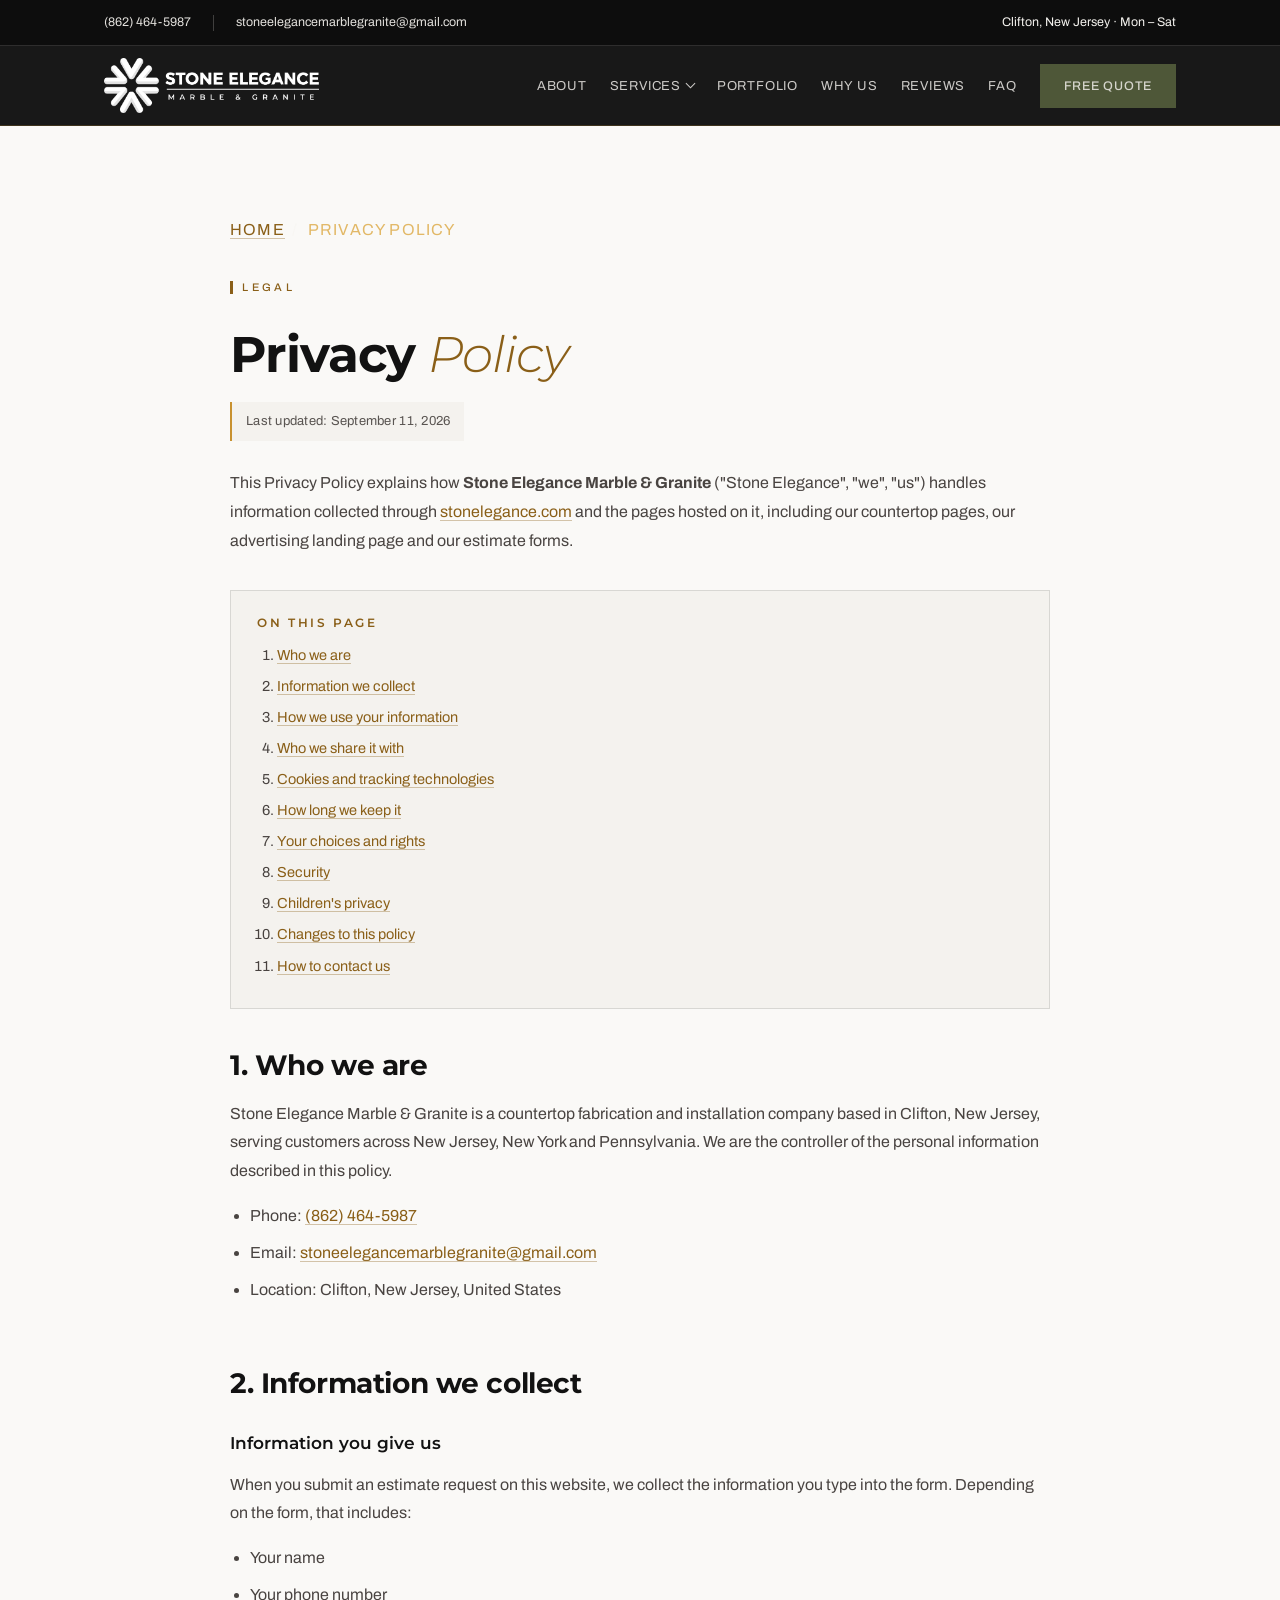
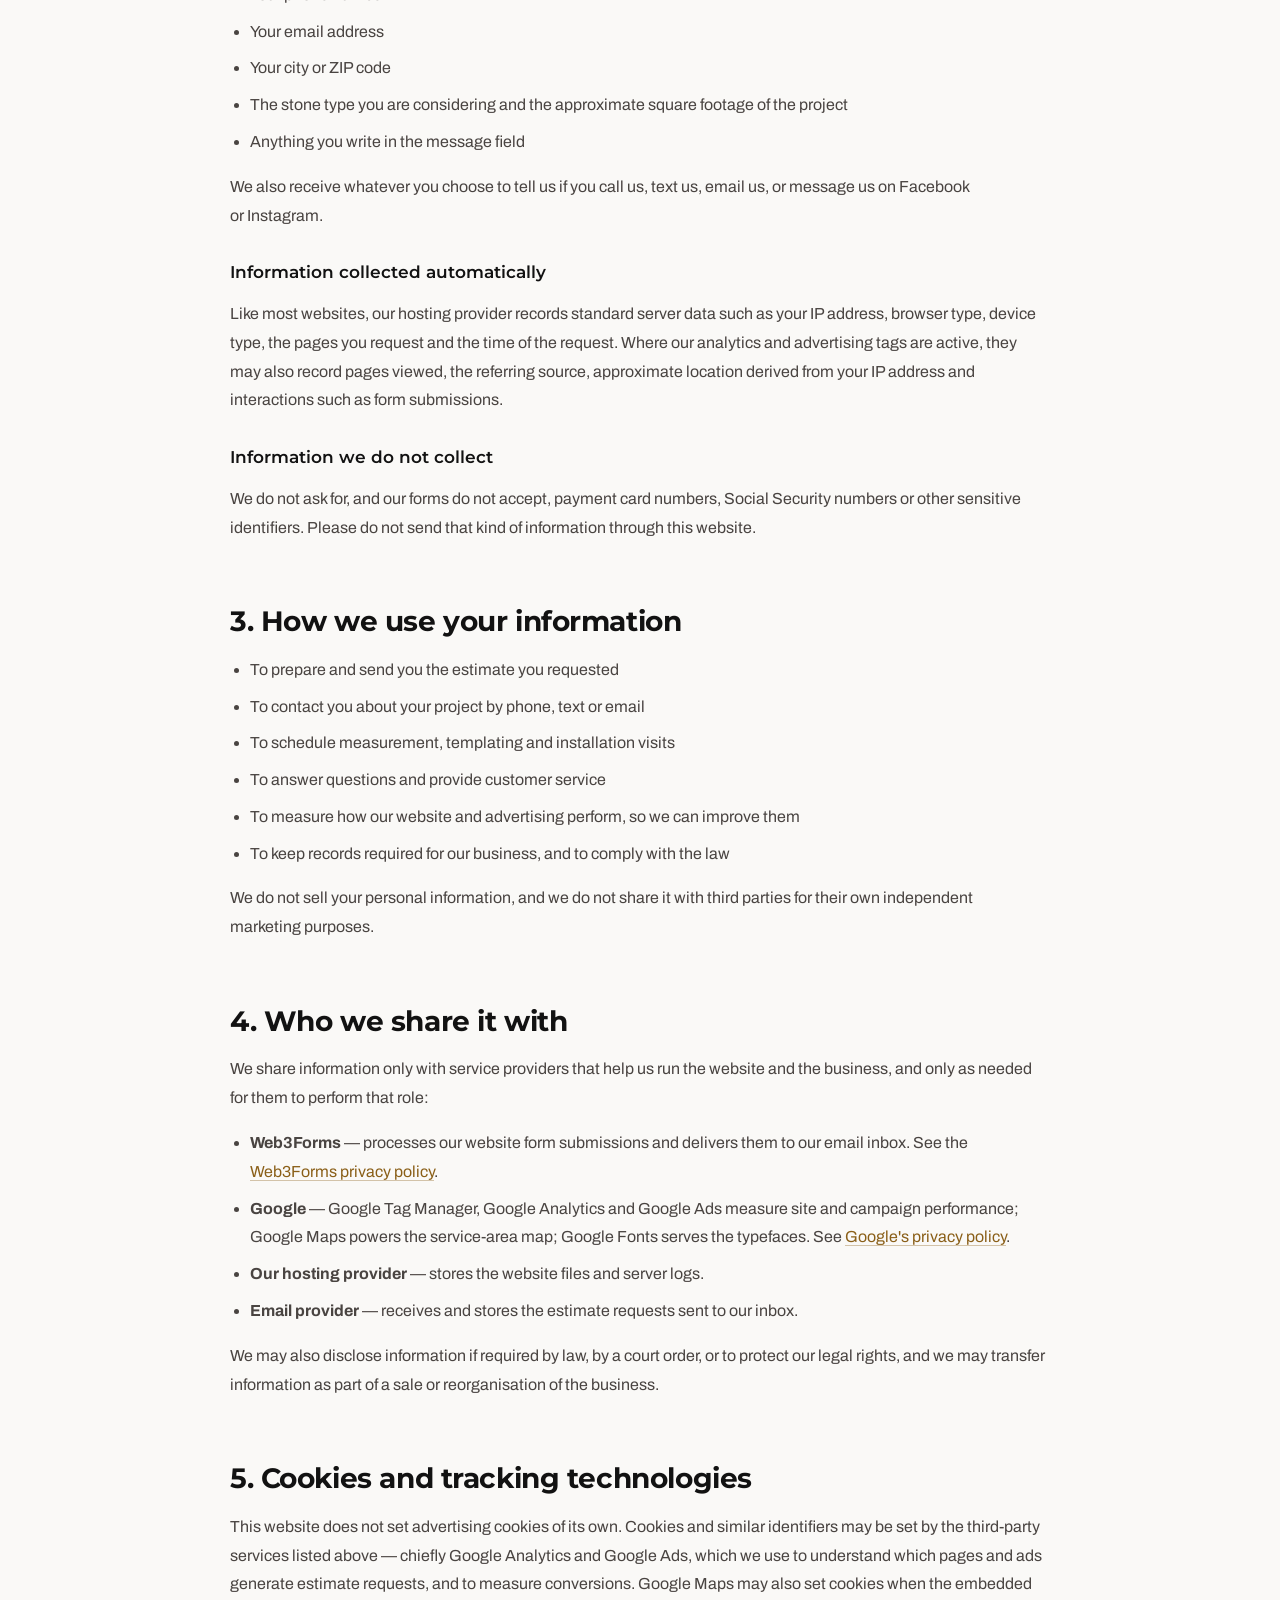
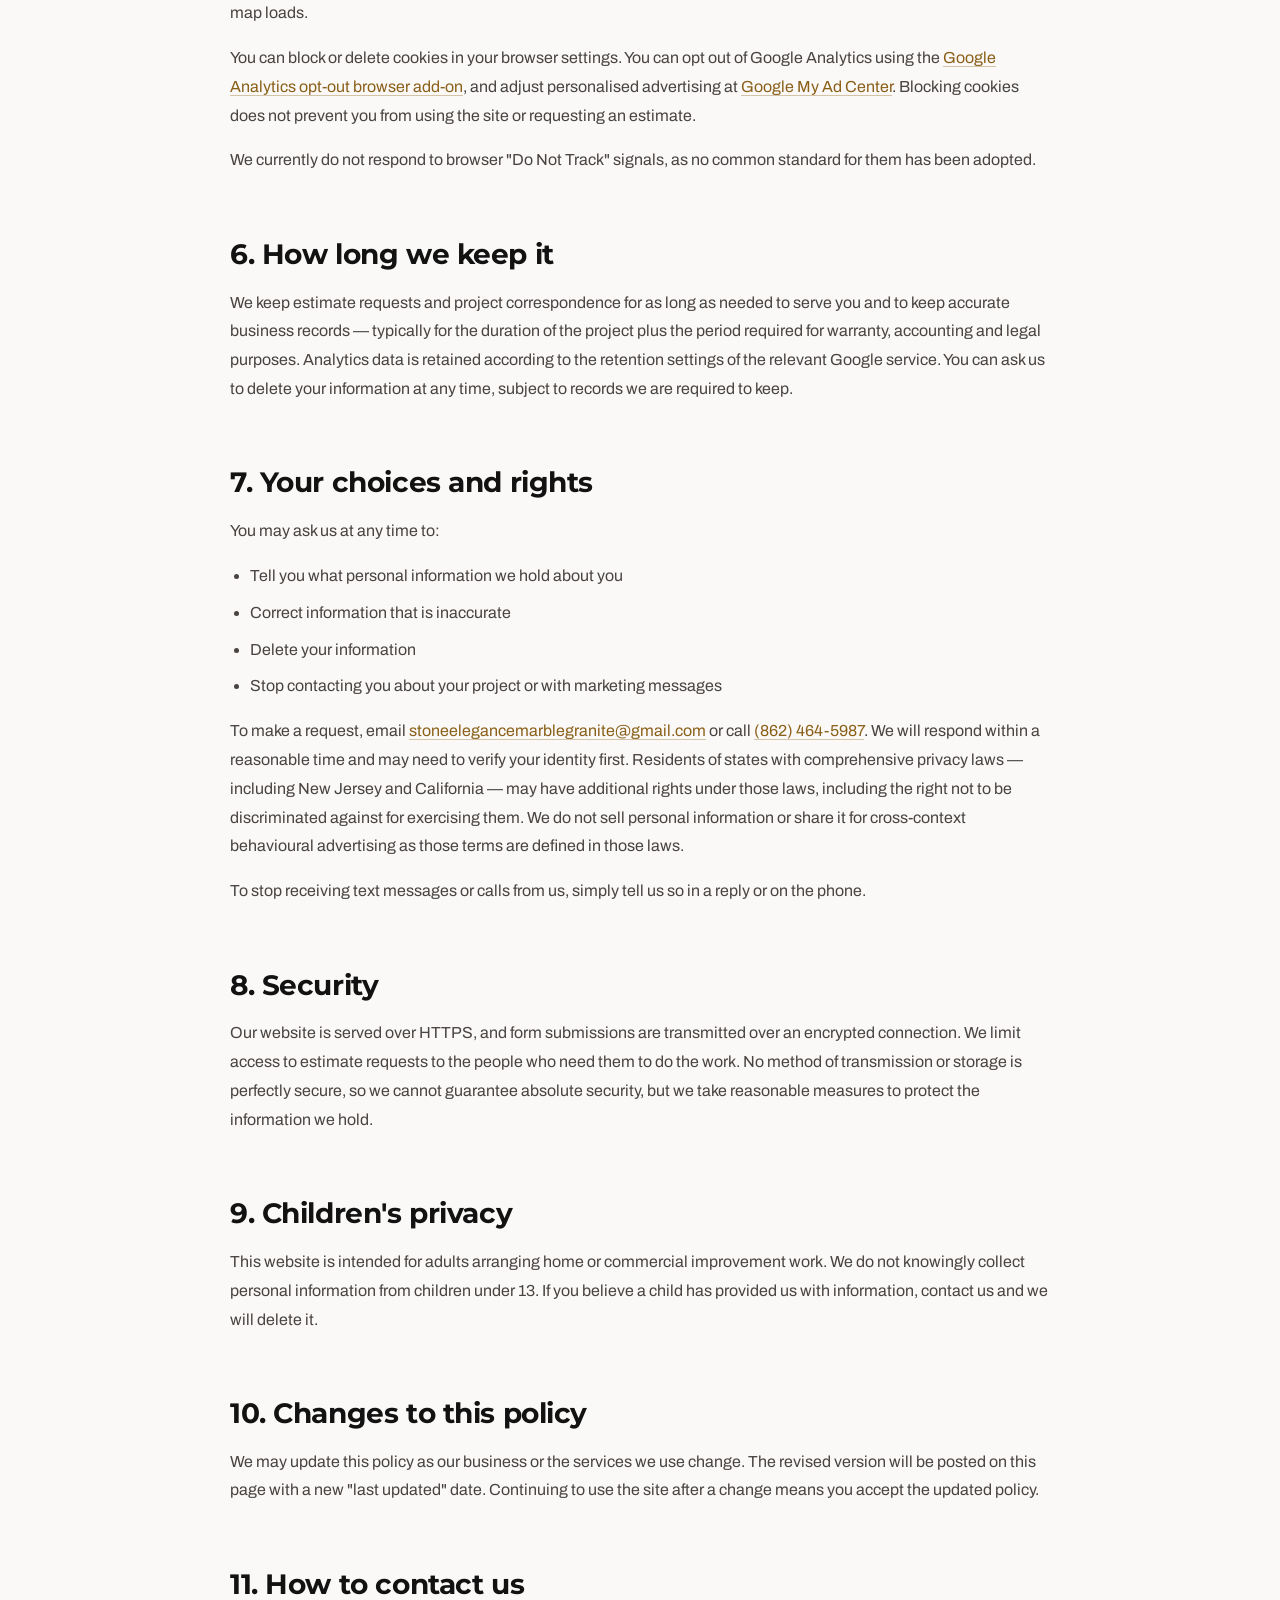
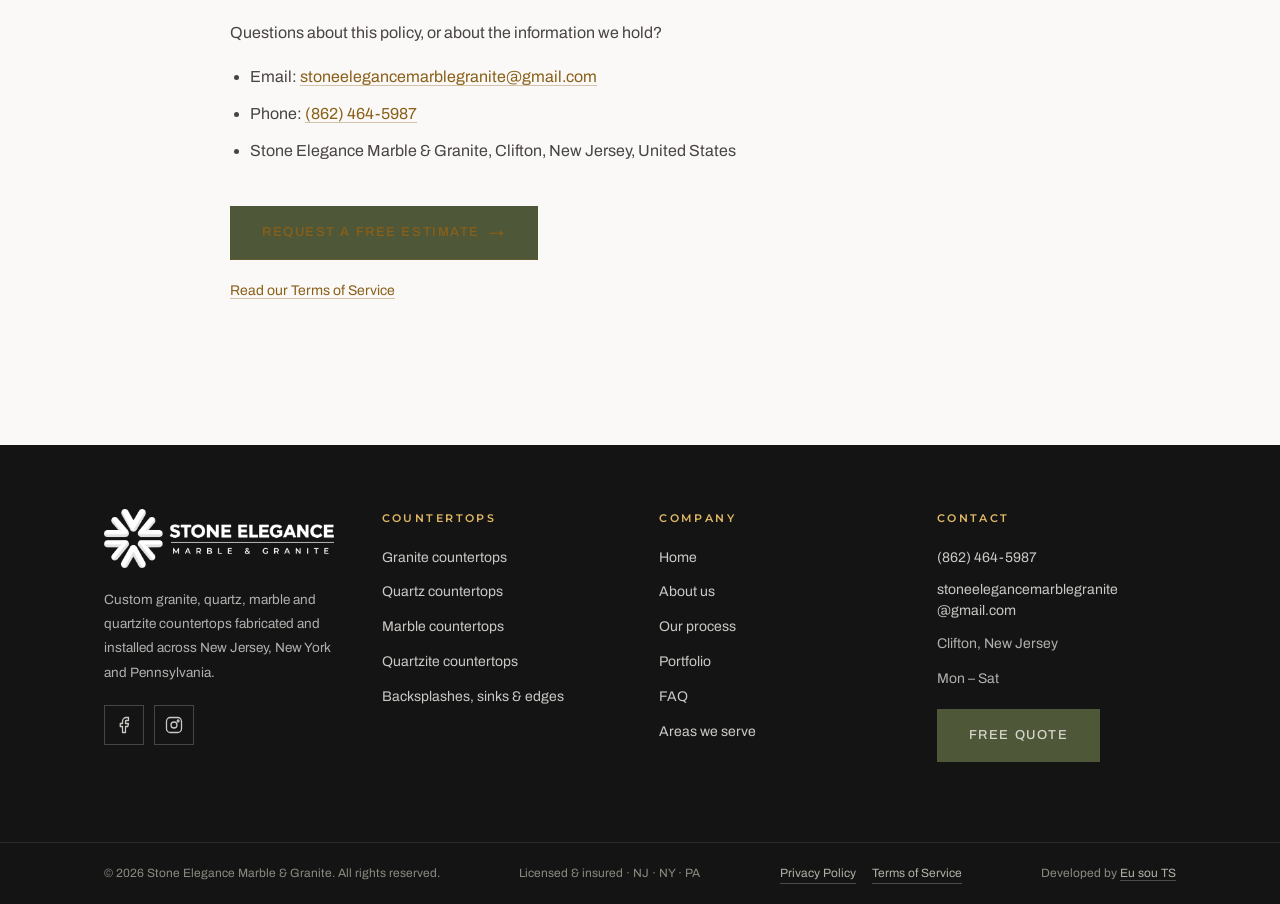
<file: privacy-policy/index.html>
<!DOCTYPE html>
<html lang="en">
<head>
<meta charset="utf-8">
<meta name="viewport" content="width=device-width, initial-scale=1">

<title>Privacy Policy | Stone Elegance Marble &amp; Granite</title>
<meta name="description" content="How Stone Elegance Marble &amp; Granite collects, uses and protects the information you submit through stonelegance.com, including estimate requests and analytics.">
<link rel="canonical" href="https://stonelegance.com/privacy-policy/">
<meta name="robots" content="index,follow">
<meta name="theme-color" content="#4E5738">

<meta property="og:type" content="website">
<meta property="og:site_name" content="Stone Elegance Marble &amp; Granite">
<meta property="og:locale" content="en_US">
<meta property="og:url" content="https://stonelegance.com/privacy-policy/">
<meta property="og:title" content="Privacy Policy | Stone Elegance Marble &amp; Granite">
<meta property="og:description" content="How we collect, use and protect the information you submit through stonelegance.com.">

<link rel="icon" href="/img/mark-dark.png">
<link rel="apple-touch-icon" href="/img/mark-dark.png">
<link rel="manifest" href="/site.webmanifest">
<link rel="preconnect" href="https://fonts.googleapis.com">
<link rel="preconnect" href="https://fonts.gstatic.com" crossorigin>
<link href="https://fonts.googleapis.com/css2?family=Montserrat:ital,wght@0,300;0,400;0,500;0,600;0,700;1,300&family=Archivo:wght@300;400;500;600&display=swap" rel="stylesheet">
<link rel="stylesheet" href="/css/pages.css">

<script type="application/ld+json">
{
  "@context": "https://schema.org",
  "@graph": [
    {
      "@type": "WebPage",
      "@id": "https://stonelegance.com/privacy-policy/#webpage",
      "url": "https://stonelegance.com/privacy-policy/",
      "name": "Privacy Policy | Stone Elegance Marble & Granite",
      "inLanguage": "en-US",
      "isPartOf": { "@id": "https://stonelegance.com/#website" },
      "publisher": { "@id": "https://stonelegance.com/#business" },
      "dateModified": "2026-09-11",
      "breadcrumb": { "@id": "https://stonelegance.com/privacy-policy/#breadcrumb" }
    },
    {
      "@type": "BreadcrumbList",
      "@id": "https://stonelegance.com/privacy-policy/#breadcrumb",
      "itemListElement": [
        { "@type": "ListItem", "position": 1, "name": "Home", "item": "https://stonelegance.com/" },
        { "@type": "ListItem", "position": 2, "name": "Privacy Policy" }
      ]
    }
  ]
}
</script>
</head>
<body>

<div class="top-strip">
  <div class="top-strip-inner">
    <div class="grp">
      <a href="tel:+18624645987">(862) 464-5987</a>
      <span class="sep"></span>
      <a href="mailto:stoneelegancemarblegranite@gmail.com">stoneelegancemarblegranite@gmail.com</a>
    </div>
    <div class="grp"><span>Clifton, New Jersey · Mon – Sat</span></div>
  </div>
</div>

<header class="site-header">
  <div class="site-header-inner">
    <a href="/" aria-label="Stone Elegance Marble &amp; Granite home page"><img class="site-logo" src="/img/logo-white.png" alt="Stone Elegance Marble &amp; Granite" width="260" height="58"></a>
    <button class="menu-btn" type="button" data-menu-button aria-expanded="false" aria-controls="mobile-menu" aria-label="Open menu"><span></span></button>
    <nav class="desktop-nav" aria-label="Main">
      <a href="/#about">About</a>
      <span class="nav-has-drop">
        <a href="/#materials">Services<span class="nav-caret" aria-hidden="true"></span></a>
        <span class="nav-drop">
          <a href="/granite-countertops/">Granite countertops</a>
          <a href="/quartz-countertops/">Quartz countertops</a>
          <a href="/marble-countertops/">Marble countertops</a>
          <a href="/quartzite-countertops/">Quartzite countertops</a>
          <span class="divider"></span>
          <a href="/#materials">Backsplashes, sinks &amp; edges</a>
        </span>
      </span>
      <a href="/#portfolio">Portfolio</a>
      <a href="/#why">Why us</a>
      <a href="/#reviews">Reviews</a>
      <a href="/#faq">FAQ</a>
      <a class="btn" href="/#contact">Free quote</a>
    </nav>
  </div>
  <nav class="mobile-menu-panel" id="mobile-menu" data-menu-panel aria-label="Mobile">
    <a href="/">Home</a>
    <a href="/#about">About</a>
    <a href="/#materials">Services</a>
    <a class="sub" href="/granite-countertops/">Granite countertops</a>
    <a class="sub" href="/quartz-countertops/">Quartz countertops</a>
    <a class="sub" href="/marble-countertops/">Marble countertops</a>
    <a class="sub" href="/quartzite-countertops/">Quartzite countertops</a>
    <a href="/#portfolio">Portfolio</a>
    <a href="/#areas">Areas we serve</a>
    <a href="/#faq">FAQ</a>
    <a href="/#contact">Free quote</a>
  </nav>
</header>

<main class="legal">
  <div class="wrap-narrow">
    <nav class="crumbs" aria-label="Breadcrumb" style="color:rgba(23,17,14,.55);margin-bottom:22px">
      <ol>
        <li><a href="/" style="color:#8A5F18">Home</a></li>
        <li><span aria-current="page">Privacy Policy</span></li>
      </ol>
    </nav>

    <span class="eyebrow">Legal</span>
    <h1 style="margin:.5em 0 .4em;font-weight:700;font-size:clamp(30px,4.2vw,50px);line-height:1.1;letter-spacing:-.022em">Privacy <span class="ital">Policy</span></h1>
    <p class="updated">Last updated: September 11, 2026</p>

    <p style="margin-top:28px">This Privacy Policy explains how <strong>Stone Elegance Marble &amp; Granite</strong> ("Stone Elegance", "we", "us") handles information collected through <a href="https://stonelegance.com/">stonelegance.com</a> and the pages hosted on it, including our countertop pages, our advertising landing page and our estimate forms.</p>

    <div class="toc">
      <h2>On this page</h2>
      <ol>
        <li><a href="#who">Who we are</a></li>
        <li><a href="#collect">Information we collect</a></li>
        <li><a href="#use">How we use your information</a></li>
        <li><a href="#share">Who we share it with</a></li>
        <li><a href="#cookies">Cookies and tracking technologies</a></li>
        <li><a href="#retention">How long we keep it</a></li>
        <li><a href="#rights">Your choices and rights</a></li>
        <li><a href="#security">Security</a></li>
        <li><a href="#children">Children's privacy</a></li>
        <li><a href="#changes">Changes to this policy</a></li>
        <li><a href="#contact">How to contact us</a></li>
      </ol>
    </div>

    <h2 id="who">1. Who we are</h2>
    <p>Stone Elegance Marble &amp; Granite is a countertop fabrication and installation company based in Clifton, New Jersey, serving customers across New Jersey, New York and Pennsylvania. We are the controller of the personal information described in this policy.</p>
    <ul>
      <li>Phone: <a href="tel:+18624645987">(862) 464-5987</a></li>
      <li>Email: <a href="mailto:stoneelegancemarblegranite@gmail.com">stoneelegancemarblegranite@gmail.com</a></li>
      <li>Location: Clifton, New Jersey, United States</li>
    </ul>

    <h2 id="collect">2. Information we collect</h2>

    <h3>Information you give us</h3>
    <p>When you submit an estimate request on this website, we collect the information you type into the form. Depending on the form, that includes:</p>
    <ul>
      <li>Your name</li>
      <li>Your phone number</li>
      <li>Your email address</li>
      <li>Your city or ZIP code</li>
      <li>The stone type you are considering and the approximate square footage of the project</li>
      <li>Anything you write in the message field</li>
    </ul>
    <p>We also receive whatever you choose to tell us if you call us, text us, email us, or message us on Facebook or Instagram.</p>

    <h3>Information collected automatically</h3>
    <p>Like most websites, our hosting provider records standard server data such as your IP address, browser type, device type, the pages you request and the time of the request. Where our analytics and advertising tags are active, they may also record pages viewed, the referring source, approximate location derived from your IP address and interactions such as form submissions.</p>

    <h3>Information we do not collect</h3>
    <p>We do not ask for, and our forms do not accept, payment card numbers, Social Security numbers or other sensitive identifiers. Please do not send that kind of information through this website.</p>

    <h2 id="use">3. How we use your information</h2>
    <ul>
      <li>To prepare and send you the estimate you requested</li>
      <li>To contact you about your project by phone, text or email</li>
      <li>To schedule measurement, templating and installation visits</li>
      <li>To answer questions and provide customer service</li>
      <li>To measure how our website and advertising perform, so we can improve them</li>
      <li>To keep records required for our business, and to comply with the law</li>
    </ul>
    <p>We do not sell your personal information, and we do not share it with third parties for their own independent marketing purposes.</p>

    <h2 id="share">4. Who we share it with</h2>
    <p>We share information only with service providers that help us run the website and the business, and only as needed for them to perform that role:</p>
    <ul>
      <li><strong>Web3Forms</strong> — processes our website form submissions and delivers them to our email inbox. See the <a href="https://web3forms.com/privacy" target="_blank" rel="noopener">Web3Forms privacy policy</a>.</li>
      <li><strong>Google</strong> — Google Tag Manager, Google Analytics and Google Ads measure site and campaign performance; Google Maps powers the service-area map; Google Fonts serves the typefaces. See <a href="https://policies.google.com/privacy" target="_blank" rel="noopener">Google's privacy policy</a>.</li>
      <li><strong>Our hosting provider</strong> — stores the website files and server logs.</li>
      <li><strong>Email provider</strong> — receives and stores the estimate requests sent to our inbox.</li>
    </ul>
    <p>We may also disclose information if required by law, by a court order, or to protect our legal rights, and we may transfer information as part of a sale or reorganisation of the business.</p>

    <h2 id="cookies">5. Cookies and tracking technologies</h2>
    <p>This website does not set advertising cookies of its own. Cookies and similar identifiers may be set by the third-party services listed above — chiefly Google Analytics and Google Ads, which we use to understand which pages and ads generate estimate requests, and to measure conversions. Google Maps may also set cookies when the embedded map loads.</p>
    <p>You can block or delete cookies in your browser settings. You can opt out of Google Analytics using the <a href="https://tools.google.com/dlpage/gaoptout" target="_blank" rel="noopener">Google Analytics opt-out browser add-on</a>, and adjust personalised advertising at <a href="https://myadcenter.google.com/" target="_blank" rel="noopener">Google My Ad Center</a>. Blocking cookies does not prevent you from using the site or requesting an estimate.</p>
    <p>We currently do not respond to browser "Do Not Track" signals, as no common standard for them has been adopted.</p>

    <h2 id="retention">6. How long we keep it</h2>
    <p>We keep estimate requests and project correspondence for as long as needed to serve you and to keep accurate business records — typically for the duration of the project plus the period required for warranty, accounting and legal purposes. Analytics data is retained according to the retention settings of the relevant Google service. You can ask us to delete your information at any time, subject to records we are required to keep.</p>

    <h2 id="rights">7. Your choices and rights</h2>
    <p>You may ask us at any time to:</p>
    <ul>
      <li>Tell you what personal information we hold about you</li>
      <li>Correct information that is inaccurate</li>
      <li>Delete your information</li>
      <li>Stop contacting you about your project or with marketing messages</li>
    </ul>
    <p>To make a request, email <a href="mailto:stoneelegancemarblegranite@gmail.com">stoneelegancemarblegranite@gmail.com</a> or call <a href="tel:+18624645987">(862) 464-5987</a>. We will respond within a reasonable time and may need to verify your identity first. Residents of states with comprehensive privacy laws — including New Jersey and California — may have additional rights under those laws, including the right not to be discriminated against for exercising them. We do not sell personal information or share it for cross-context behavioural advertising as those terms are defined in those laws.</p>
    <p>To stop receiving text messages or calls from us, simply tell us so in a reply or on the phone.</p>

    <h2 id="security">8. Security</h2>
    <p>Our website is served over HTTPS, and form submissions are transmitted over an encrypted connection. We limit access to estimate requests to the people who need them to do the work. No method of transmission or storage is perfectly secure, so we cannot guarantee absolute security, but we take reasonable measures to protect the information we hold.</p>

    <h2 id="children">9. Children's privacy</h2>
    <p>This website is intended for adults arranging home or commercial improvement work. We do not knowingly collect personal information from children under 13. If you believe a child has provided us with information, contact us and we will delete it.</p>

    <h2 id="changes">10. Changes to this policy</h2>
    <p>We may update this policy as our business or the services we use change. The revised version will be posted on this page with a new "last updated" date. Continuing to use the site after a change means you accept the updated policy.</p>

    <h2 id="contact">11. How to contact us</h2>
    <p>Questions about this policy, or about the information we hold?</p>
    <ul>
      <li>Email: <a href="mailto:stoneelegancemarblegranite@gmail.com">stoneelegancemarblegranite@gmail.com</a></li>
      <li>Phone: <a href="tel:+18624645987">(862) 464-5987</a></li>
      <li>Stone Elegance Marble &amp; Granite, Clifton, New Jersey, United States</li>
    </ul>

    <p style="margin-top:40px"><a class="btn" href="/#contact">Request a free estimate <span class="arw">&rarr;</span></a></p>
    <p style="margin-top:18px;font-size:14px"><a href="/terms/">Read our Terms of Service</a></p>
  </div>
</main>

<footer class="site-footer">
  <div class="footer-top">
    <div>
      <img src="/img/logo-white.png" alt="Stone Elegance Marble &amp; Granite" width="240" height="54">
      <p class="blurb">Custom granite, quartz, marble and quartzite countertops fabricated and installed across New Jersey, New York and Pennsylvania.</p>
      <div class="footer-social">
        <a href="https://www.facebook.com/stoneelegancemarblework/" target="_blank" rel="noopener" aria-label="Stone Elegance on Facebook"><svg viewBox="0 0 24 24" aria-hidden="true"><path d="M18 2h-3a5 5 0 0 0-5 5v3H7v4h3v8h4v-8h3l1-4h-4V7a1 1 0 0 1 1-1h3Z"></path></svg></a>
        <a href="https://www.instagram.com/stone.elegance_/" target="_blank" rel="noopener" aria-label="Stone Elegance on Instagram"><svg viewBox="0 0 24 24" aria-hidden="true"><rect x="2" y="2" width="20" height="20" rx="5"></rect><circle cx="12" cy="12" r="4"></circle><circle cx="17.5" cy="6.5" r="1.2"></circle></svg></a>
      </div>
    </div>
    <div class="footer-col">
      <h2>Countertops</h2>
      <nav aria-label="Countertop materials">
        <a href="/granite-countertops/">Granite countertops</a>
        <a href="/quartz-countertops/">Quartz countertops</a>
        <a href="/marble-countertops/">Marble countertops</a>
        <a href="/quartzite-countertops/">Quartzite countertops</a>
        <a href="/#materials">Backsplashes, sinks &amp; edges</a>
      </nav>
    </div>
    <div class="footer-col">
      <h2>Company</h2>
      <nav aria-label="Company">
        <a href="/">Home</a>
        <a href="/#about">About us</a>
        <a href="/#process">Our process</a>
        <a href="/#portfolio">Portfolio</a>
        <a href="/#faq">FAQ</a>
        <a href="/#areas">Areas we serve</a>
      </nav>
    </div>
    <div class="footer-col">
      <h2>Contact</h2>
      <div class="lines">
        <a href="tel:+18624645987">(862) 464-5987</a>
        <a class="footer-email" href="mailto:stoneelegancemarblegranite@gmail.com"><span>stoneelegancemarblegranite</span><span>@gmail.com</span></a>
        <span>Clifton, New Jersey</span>
        <span>Mon – Sat</span>
      </div>
      <p style="margin-top:18px"><a class="btn" href="/#contact">Free quote</a></p>
    </div>
  </div>
  <div class="footer-bottom">
    <div>
      <span>© 2026 Stone Elegance Marble &amp; Granite. All rights reserved.</span>
      <span>Licensed &amp; insured · NJ · NY · PA</span>
      <span class="footer-legal"><a href="/privacy-policy/">Privacy Policy</a><a href="/terms/">Terms of Service</a></span>
      <span>Developed by <a href="https://eusouts.com/" target="_blank" rel="noopener">Eu sou TS</a></span>
    </div>
  </div>
</footer>

<script src="/js/pages.js" defer></script>
</body>
</html>
</file>
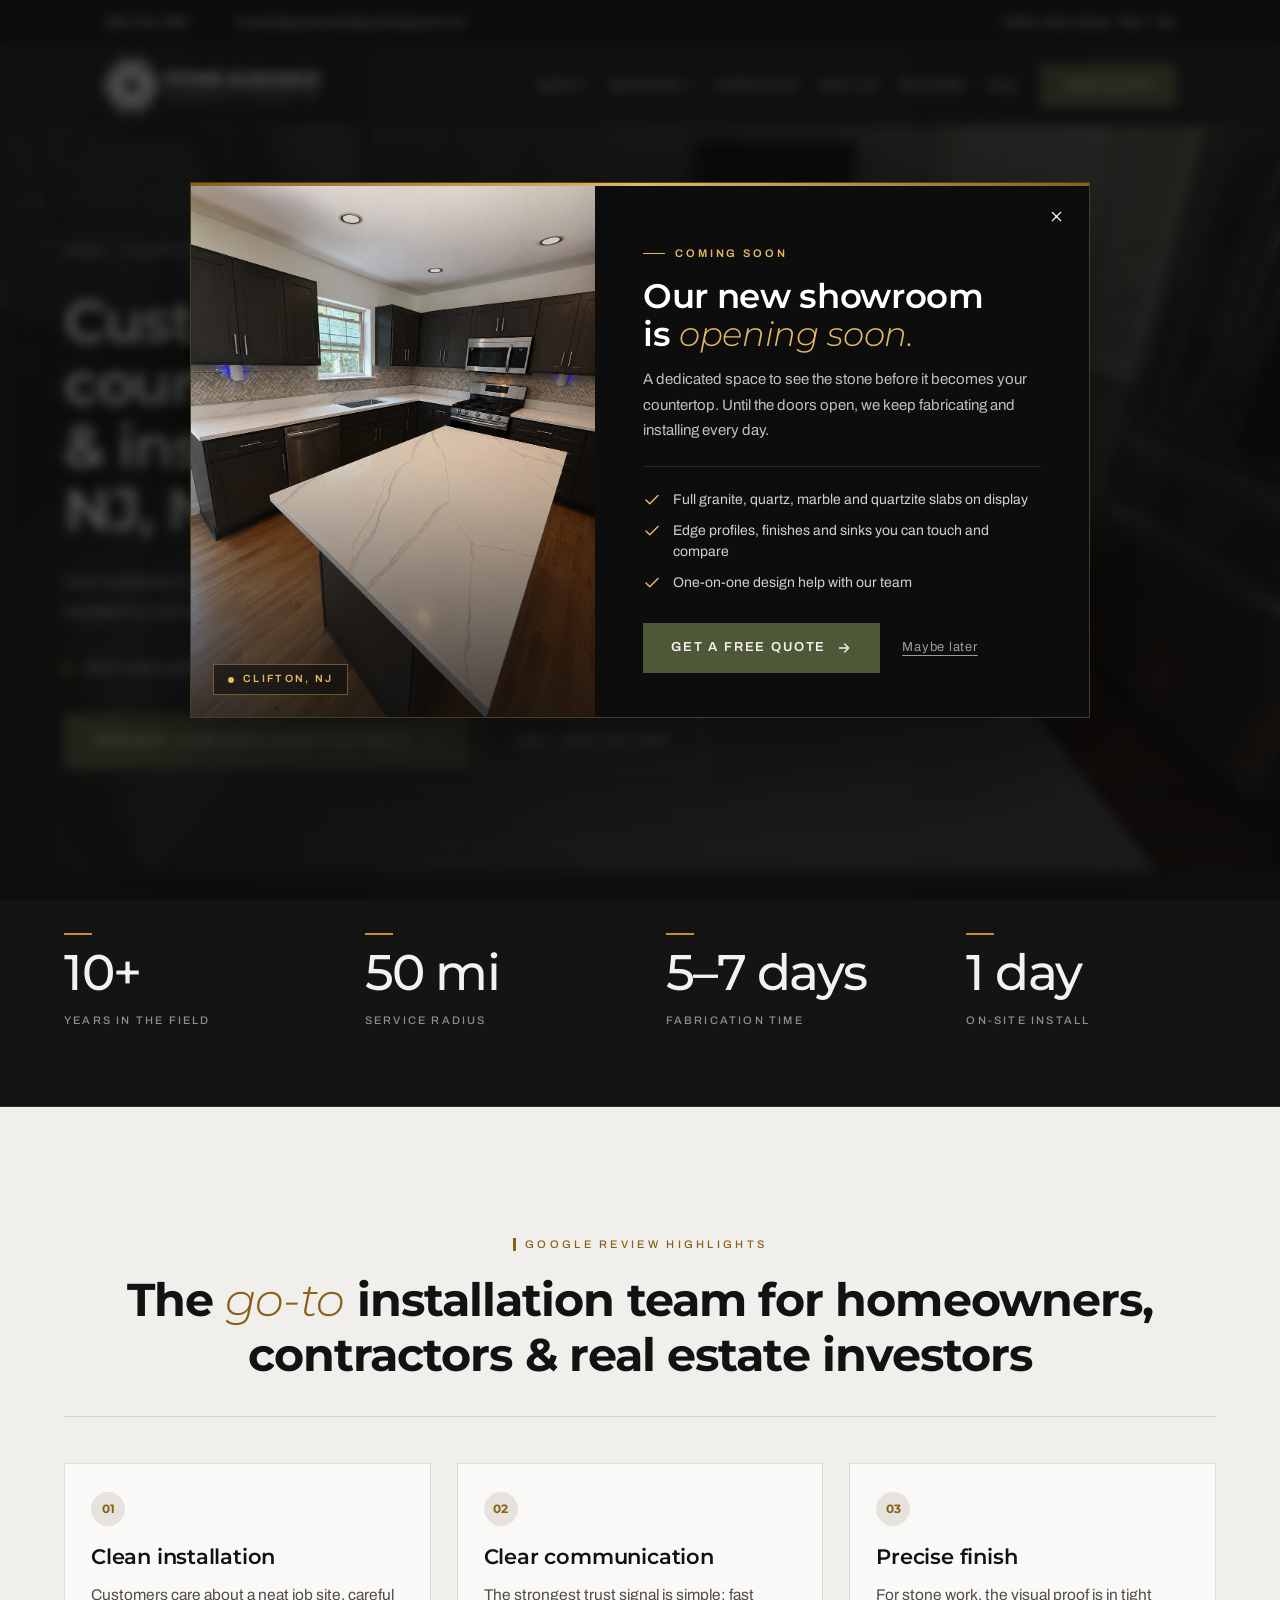
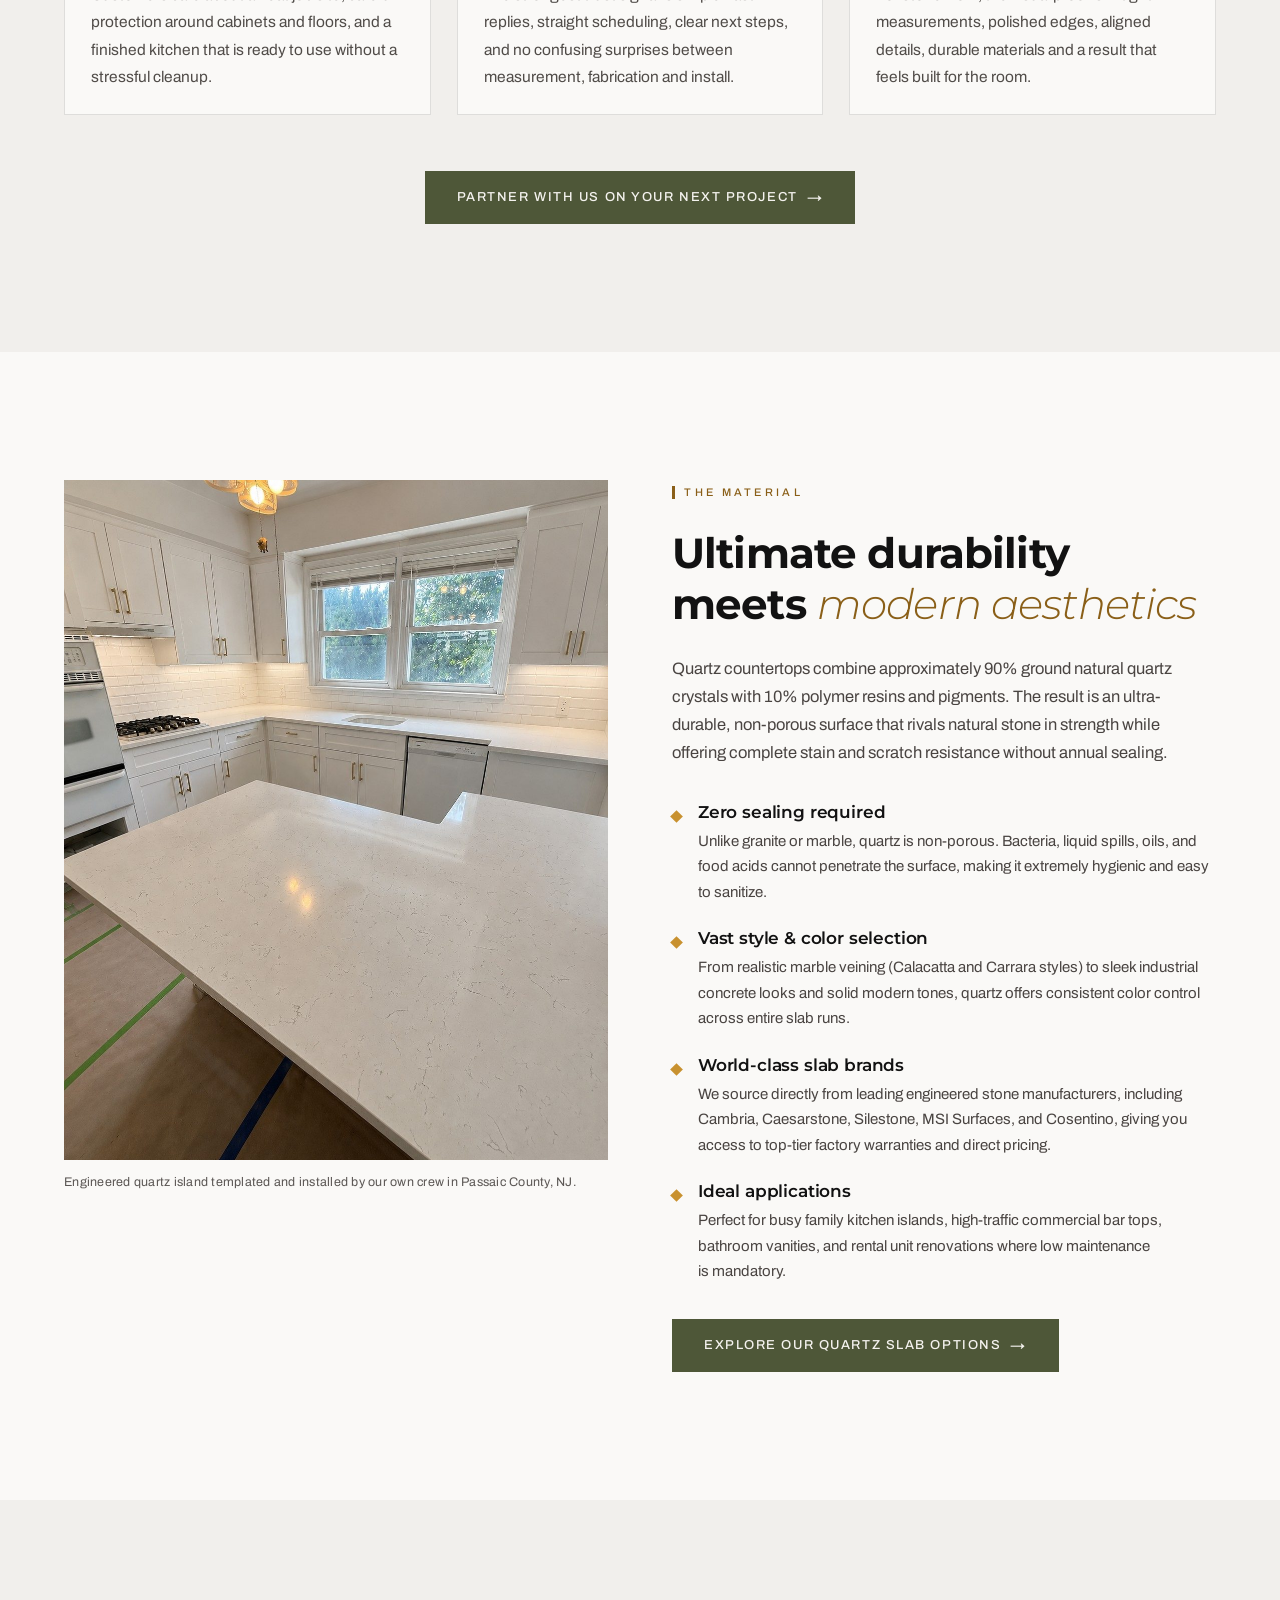
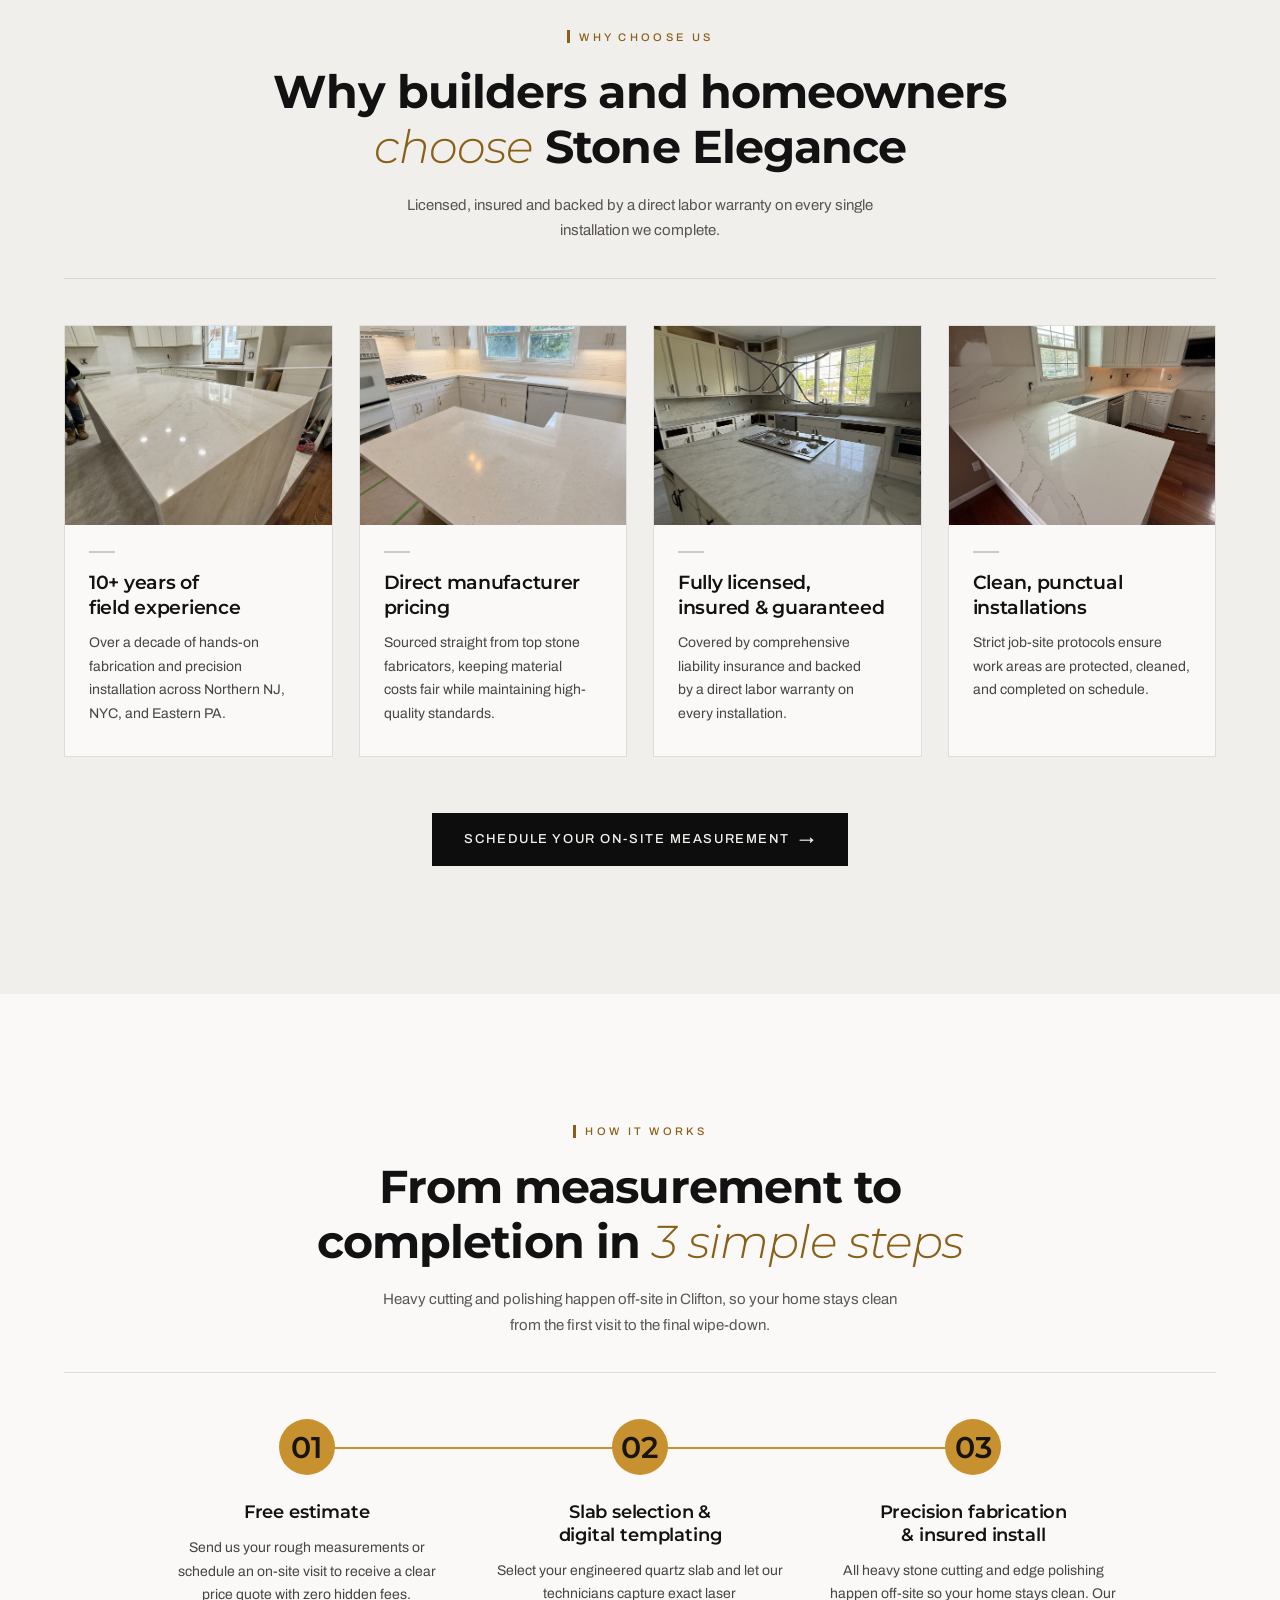
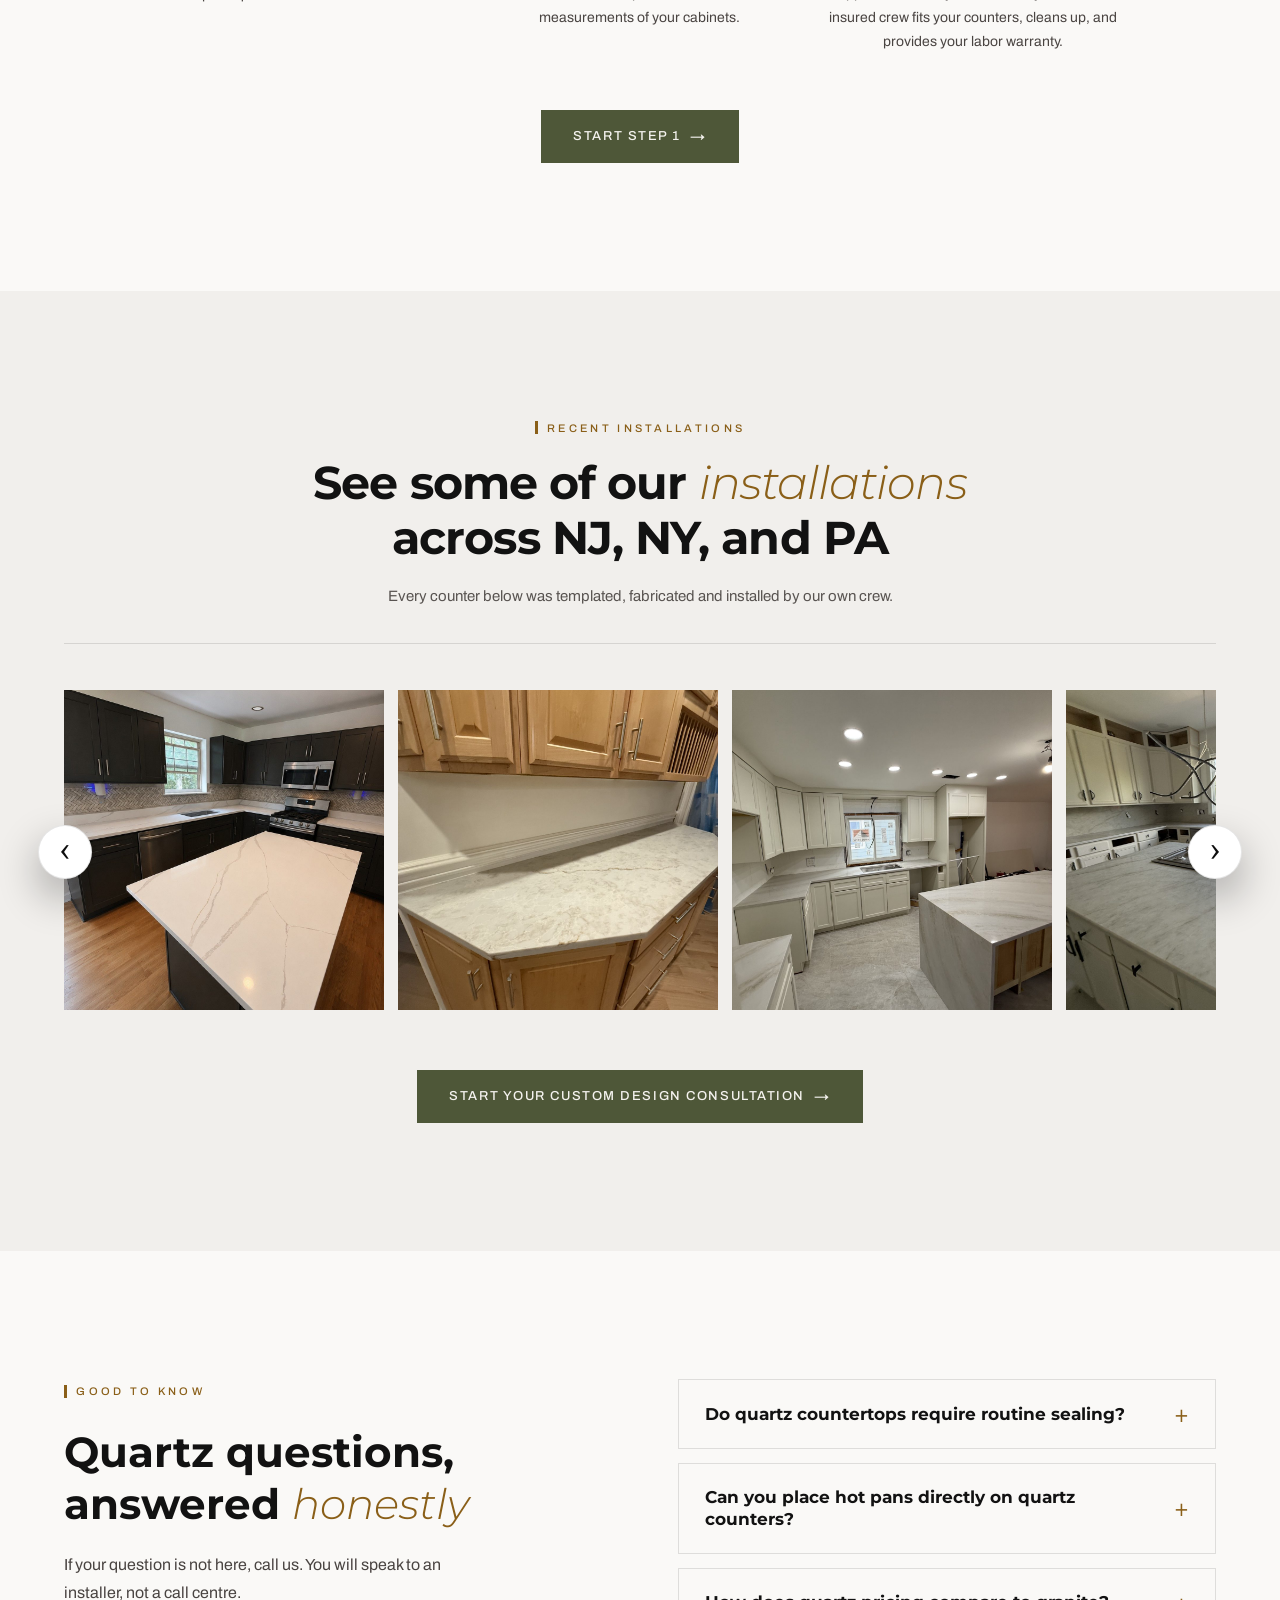
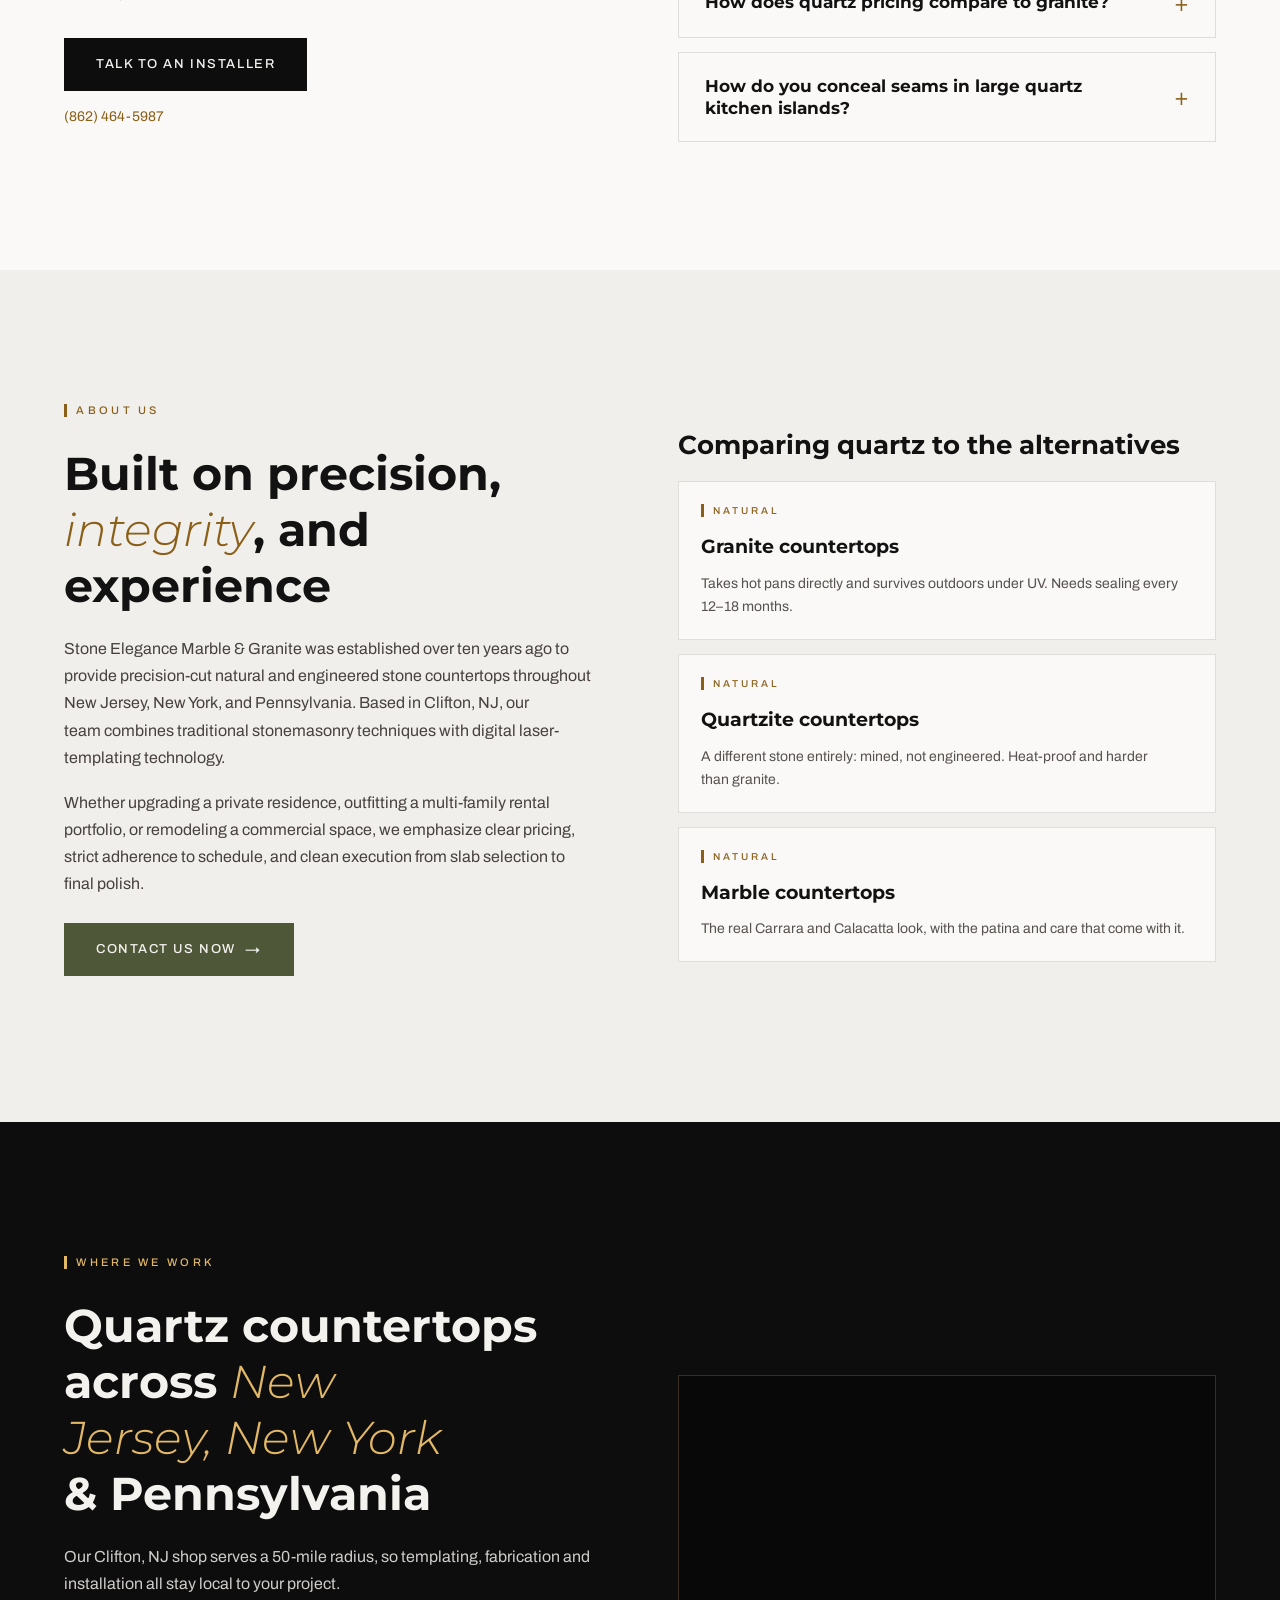
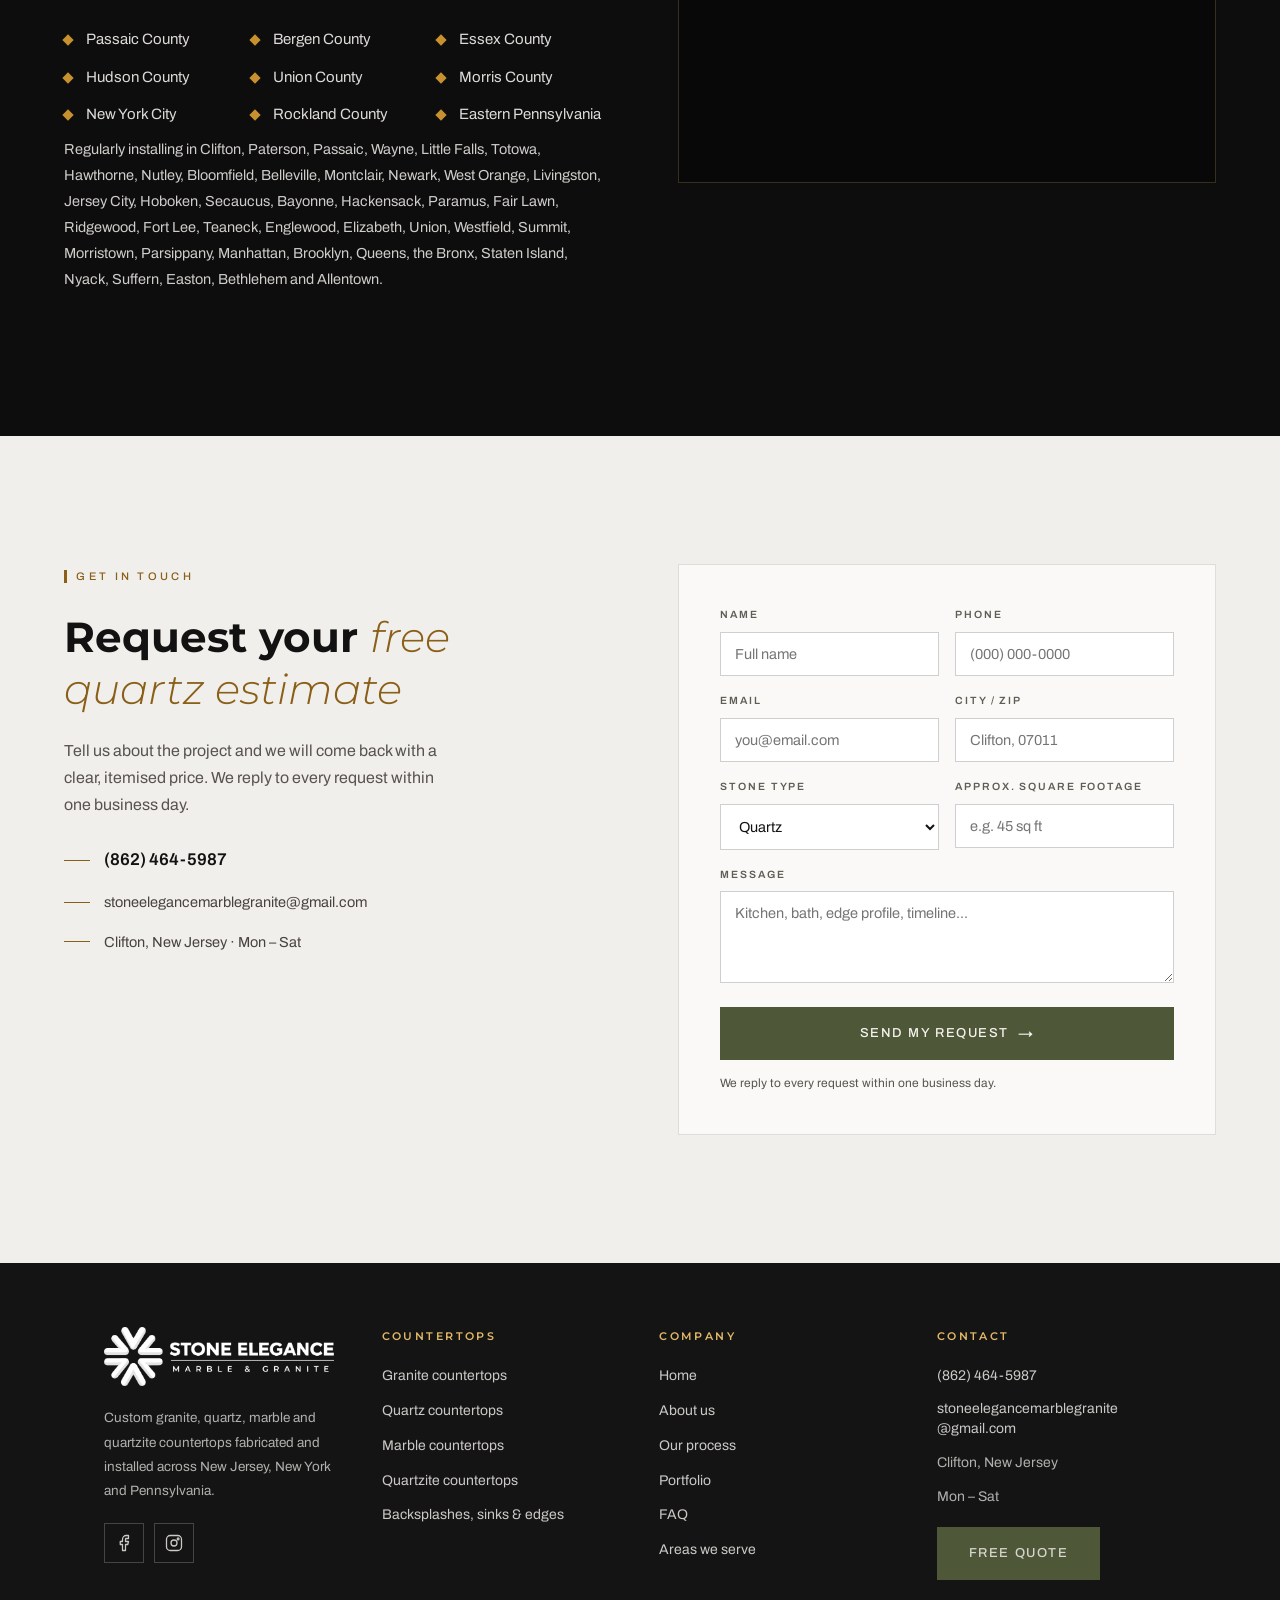
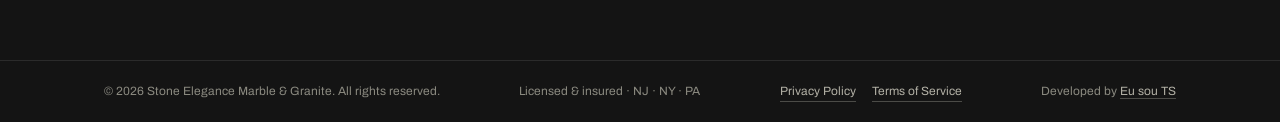
<file: quartz-countertops/index.html>
<!DOCTYPE html>
<html lang="en">
<head>
<meta charset="utf-8">
<meta name="viewport" content="width=device-width, initial-scale=1">

<title>Custom quartz countertops Clifton NJ | Stone Elegance</title>
<meta name="description" content="Engineered quartz countertops fabricated &amp; installed across NJ, NY &amp; PA. Non-porous, stain-resistant slabs with direct manufacturer pricing. Get a free estimate!">
<link rel="canonical" href="https://stonelegance.com/quartz-countertops/">
<meta name="robots" content="index,follow,max-image-preview:large,max-snippet:-1,max-video-preview:-1">
<meta name="theme-color" content="#4E5738">
<meta name="geo.region" content="US-NJ">
<meta name="geo.placename" content="Clifton, New Jersey">

<meta property="og:type" content="website">
<meta property="og:site_name" content="Stone Elegance Marble &amp; Granite">
<meta property="og:locale" content="en_US">
<meta property="og:url" content="https://stonelegance.com/quartz-countertops/">
<meta property="og:title" content="Custom quartz countertops Clifton NJ | Stone Elegance">
<meta property="og:description" content="Non-porous engineered quartz countertops fabricated and installed across New Jersey, New York and Pennsylvania. Free estimate in one business day.">
<meta property="og:image" content="https://stonelegance.com/img/p20.jpg">
<meta property="og:image:alt" content="Quartz countertop fabricated and installed by Stone Elegance in Clifton, NJ">
<meta name="twitter:card" content="summary_large_image">
<meta name="twitter:title" content="Custom quartz countertops Clifton NJ | Stone Elegance">
<meta name="twitter:description" content="Non-porous, stain-resistant engineered quartz countertops installed across NJ, NY &amp; PA.">
<meta name="twitter:image" content="https://stonelegance.com/img/p20.jpg">

<link rel="icon" href="/img/mark-dark.png">
<link rel="apple-touch-icon" href="/img/mark-dark.png">
<link rel="manifest" href="/site.webmanifest">

<link rel="preload" as="image" href="/img/p20.jpg" fetchpriority="high">
<link rel="preconnect" href="https://fonts.googleapis.com">
<link rel="preconnect" href="https://fonts.gstatic.com" crossorigin>
<link href="https://fonts.googleapis.com/css2?family=Montserrat:ital,wght@0,300;0,400;0,500;0,600;0,700;1,300&family=Archivo:wght@300;400;500;600&display=swap" rel="stylesheet">
<link rel="stylesheet" href="/css/pages.css">

<script type="application/ld+json">
{
  "@context": "https://schema.org",
  "@graph": [
    {
      "@type": ["LocalBusiness", "HomeAndConstructionBusiness"],
      "@id": "https://stonelegance.com/#business",
      "name": "Stone Elegance Marble & Granite",
      "url": "https://stonelegance.com/",
      "image": "https://stonelegance.com/img/p02.jpg",
      "logo": "https://stonelegance.com/img/logo-dark.png",
      "description": "Custom granite, quartz, marble and quartzite countertops fabricated and installed across New Jersey, New York and Pennsylvania.",
      "telephone": "+1-862-464-5987",
      "email": "stoneelegancemarblegranite@gmail.com",
      "priceRange": "$$",
      "hasMap": "https://www.google.com/maps/place/Stone+Elegance+Marble+%26+Granite/data=!4m2!3m1!1s0x0:0x54cea5bd7432807f",
      "sameAs": [
        "https://www.facebook.com/stoneelegancemarblework/",
        "https://www.instagram.com/stone.elegance_/"
      ],
      "address": {
        "@type": "PostalAddress",
        "addressLocality": "Clifton",
        "addressRegion": "NJ",
        "addressCountry": "US"
      },
      "areaServed": [
        { "@type": "City", "name": "Clifton", "addressRegion": "NJ" },
        { "@type": "City", "name": "Paterson", "addressRegion": "NJ" },
        { "@type": "City", "name": "Passaic", "addressRegion": "NJ" },
        { "@type": "City", "name": "Wayne", "addressRegion": "NJ" },
        { "@type": "City", "name": "Montclair", "addressRegion": "NJ" },
        { "@type": "City", "name": "Newark", "addressRegion": "NJ" },
        { "@type": "City", "name": "Jersey City", "addressRegion": "NJ" },
        { "@type": "City", "name": "Hackensack", "addressRegion": "NJ" },
        { "@type": "City", "name": "New York", "addressRegion": "NY" },
        { "@type": "AdministrativeArea", "name": "Passaic County, NJ" },
        { "@type": "AdministrativeArea", "name": "Bergen County, NJ" },
        { "@type": "AdministrativeArea", "name": "Essex County, NJ" },
        { "@type": "AdministrativeArea", "name": "Hudson County, NJ" },
        { "@type": "AdministrativeArea", "name": "Union County, NJ" },
        { "@type": "AdministrativeArea", "name": "Morris County, NJ" },
        { "@type": "AdministrativeArea", "name": "Rockland County, NY" },
        { "@type": "AdministrativeArea", "name": "Eastern Pennsylvania" }
      ],
      "openingHoursSpecification": [{
        "@type": "OpeningHoursSpecification",
        "dayOfWeek": ["Monday","Tuesday","Wednesday","Thursday","Friday","Saturday"]
      }]
    },
    {
      "@type": "Service",
      "@id": "https://stonelegance.com/quartz-countertops/#service",
      "name": "Quartz countertop fabrication and installation",
      "serviceType": "Quartz countertop fabrication and installation",
      "url": "https://stonelegance.com/quartz-countertops/",
      "description": "Engineered quartz countertops custom-cut, templated and installed for kitchens, bath vanities and commercial properties across New Jersey, New York and Pennsylvania.",
      "provider": { "@id": "https://stonelegance.com/#business" },
      "areaServed": [
        { "@type": "State", "name": "New Jersey" },
        { "@type": "State", "name": "New York" },
        { "@type": "State", "name": "Pennsylvania" }
      ]
    },
    {
      "@type": "WebPage",
      "@id": "https://stonelegance.com/quartz-countertops/#webpage",
      "url": "https://stonelegance.com/quartz-countertops/",
      "name": "Custom quartz countertops Clifton NJ | Stone Elegance",
      "inLanguage": "en-US",
      "isPartOf": { "@id": "https://stonelegance.com/#website" },
      "about": { "@id": "https://stonelegance.com/quartz-countertops/#service" },
      "primaryImageOfPage": "https://stonelegance.com/img/p20.jpg",
      "breadcrumb": { "@id": "https://stonelegance.com/quartz-countertops/#breadcrumb" }
    },
    {
      "@type": "BreadcrumbList",
      "@id": "https://stonelegance.com/quartz-countertops/#breadcrumb",
      "itemListElement": [
        { "@type": "ListItem", "position": 1, "name": "Home", "item": "https://stonelegance.com/" },
        { "@type": "ListItem", "position": 2, "name": "Countertops", "item": "https://stonelegance.com/#materials" },
        { "@type": "ListItem", "position": 3, "name": "Quartz countertops" }
      ]
    },
    {
      "@type": "FAQPage",
      "@id": "https://stonelegance.com/quartz-countertops/#faq",
      "mainEntity": [
        {
          "@type": "Question",
          "name": "Do quartz countertops require routine sealing?",
          "acceptedAnswer": { "@type": "Answer", "text": "No. Quartz is entirely non-porous due to its resin-bound composition. It never requires sealing, polishing powders or special oil treatments throughout its lifespan." }
        },
        {
          "@type": "Question",
          "name": "Can you place hot pans directly on quartz counters?",
          "acceptedAnswer": { "@type": "Answer", "text": "While quartz is heat-resistant, rapid extreme temperature changes can damage the resin binders (thermal shock). We always recommend using trivets or hot pads under high-heat cookware." }
        },
        {
          "@type": "Question",
          "name": "How does quartz pricing compare to granite?",
          "acceptedAnswer": { "@type": "Answer", "text": "Entry-level quartz and mid-tier granite fall into similar price brackets per square foot. Premium veined quartz, such as dramatic Calacatta patterns, sits at a similar investment level to high-end exotic natural stone, but offers significantly lower long-term maintenance costs." }
        },
        {
          "@type": "Question",
          "name": "How do you conceal seams in large quartz kitchen islands?",
          "acceptedAnswer": { "@type": "Answer", "text": "We use digital laser templating to plan cut layouts around your cabinet layout. Our fabricators use color-matched epoxy resins to join slabs, resulting in tight, barely visible seams." }
        }
      ]
    }
  ]
}
</script>
</head>
<body>

<div class="top-strip">
  <div class="top-strip-inner">
    <div class="grp">
      <a href="tel:+18624645987">(862) 464-5987</a>
      <span class="sep"></span>
      <a href="mailto:stoneelegancemarblegranite@gmail.com">stoneelegancemarblegranite@gmail.com</a>
    </div>
    <div class="grp"><span>Clifton, New Jersey · Mon – Sat</span></div>
  </div>
</div>

<header class="site-header">
  <div class="site-header-inner">
    <a href="/" aria-label="Stone Elegance Marble &amp; Granite home page"><img class="site-logo" src="/img/logo-white.png" alt="Stone Elegance Marble &amp; Granite" width="260" height="58"></a>
    <button class="menu-btn" type="button" data-menu-button aria-expanded="false" aria-controls="mobile-menu" aria-label="Open menu"><span></span></button>
    <nav class="desktop-nav" aria-label="Main">
      <a href="/#about">About</a>
      <span class="nav-has-drop">
        <a href="/#materials">Services<span class="nav-caret" aria-hidden="true"></span></a>
        <span class="nav-drop">
          <a href="/granite-countertops/">Granite countertops</a>
          <a href="/quartz-countertops/" aria-current="page">Quartz countertops</a>
          <a href="/marble-countertops/">Marble countertops</a>
          <a href="/quartzite-countertops/">Quartzite countertops</a>
          <span class="divider"></span>
          <a href="/#materials">Backsplashes, sinks &amp; edges</a>
        </span>
      </span>
      <a href="/#portfolio">Portfolio</a>
      <a href="/#why">Why us</a>
      <a href="/#reviews">Reviews</a>
      <a href="/#faq">FAQ</a>
      <a class="btn" href="#estimate">Free quote</a>
    </nav>
  </div>
  <nav class="mobile-menu-panel" id="mobile-menu" data-menu-panel aria-label="Mobile">
    <a href="/">Home</a>
    <a href="/#about">About</a>
    <a href="/#materials">Services</a>
    <a class="sub" href="/granite-countertops/">Granite countertops</a>
    <a class="sub" href="/quartz-countertops/" aria-current="page">Quartz countertops</a>
    <a class="sub" href="/marble-countertops/">Marble countertops</a>
    <a class="sub" href="/quartzite-countertops/">Quartzite countertops</a>
    <a href="/#portfolio">Portfolio</a>
    <a href="/#areas">Areas we serve</a>
    <a href="/#faq">FAQ</a>
    <a href="#estimate">Free quote</a>
  </nav>
</header>

<main>

<section class="page-hero">
  <div class="hero-bg">
    <img src="/img/p20.jpg" alt="Quartz countertop fabricated and installed by Stone Elegance in Clifton, NJ" width="1200" height="1600" fetchpriority="high">
  </div>
  <div class="inner">
    <nav class="crumbs" aria-label="Breadcrumb">
      <ol>
        <li><a href="/">Home</a></li>
        <li><a href="/#materials">Countertops</a></li>
        <li><span aria-current="page">Quartz</span></li>
      </ol>
    </nav>
    <h1>Custom quartz countertop <span class="ital-on-dark">fabrication</span> &amp; installation across NJ, NY, and PA</h1>
    <p class="lede">Low-maintenance, non-porous engineered quartz slabs custom-cut and precision-installed for kitchens, bath vanities, and commercial properties.</p>
    <ul class="hero-trust">
      <li>Never needs sealing</li>
      <li>Cambria, Caesarstone, Silestone, MSI &amp; Cosentino</li>
      <li>Free estimate within one business day</li>
    </ul>
    <div class="hero-actions">
      <a class="btn" href="#estimate">Request your free quartz estimate <span class="arw">&rarr;</span></a>
      <a class="btn btn-ghost-light" href="tel:+18624645987">Call (862) 464-5987</a>
    </div>
  </div>
</section>

<section class="stats" aria-label="Stone Elegance at a glance">
  <div class="stats-grid">
    <div class="stat"><span class="rule"></span><span class="num">10+</span><span class="lbl">Years in the field</span></div>
    <div class="stat"><span class="rule"></span><span class="num">50 mi</span><span class="lbl">Service radius</span></div>
    <div class="stat"><span class="rule"></span><span class="num">5–7 days</span><span class="lbl">Fabrication time</span></div>
    <div class="stat"><span class="rule"></span><span class="num">1 day</span><span class="lbl">On-site install</span></div>
  </div>
</section>

<section class="sect sect-alt" aria-labelledby="reviews-h">
  <div class="sect-head">
    <span class="eyebrow" data-reveal>Google review highlights</span>
    <h2 id="reviews-h" data-reveal data-delay="1">The <span class="ital">go-to</span> installation team for homeowners, contractors &amp; real estate investors</h2>
  </div>
  <div class="card-grid">
    <div class="quote-card" data-reveal>
      <span class="idx">01</span>
      <h3>Clean installation</h3>
      <p>Customers care about a neat job site, careful protection around cabinets and floors, and a finished kitchen that is ready to use without a stressful cleanup.</p>
    </div>
    <div class="quote-card" data-reveal data-delay="1">
      <span class="idx">02</span>
      <h3>Clear communication</h3>
      <p>The strongest trust signal is simple: fast replies, straight scheduling, clear next steps, and no confusing surprises between measurement, fabrication and install.</p>
    </div>
    <div class="quote-card" data-reveal data-delay="2">
      <span class="idx">03</span>
      <h3>Precise finish</h3>
      <p>For stone work, the visual proof is in tight measurements, polished edges, aligned details, durable materials and a result that feels built for the room.</p>
    </div>
  </div>
  <div class="sect-cta">
    <a class="btn" href="#estimate">Partner with us on your next project <span class="arw">&rarr;</span></a>
  </div>
</section>

<section class="sect" aria-labelledby="material-h">
  <div class="feature">
    <figure class="feature-media" data-reveal>
      <div class="shot"><img src="/img/p03.jpg" alt="White quartz counter run with a concealed seam, installed in North Jersey" loading="lazy" width="1086" height="1448"></div>
      <figcaption>Engineered quartz island templated and installed by our own crew in Passaic County, NJ.</figcaption>
    </figure>
    <div>
      <span class="eyebrow" data-reveal>The material</span>
      <h2 id="material-h" data-reveal data-delay="1">Ultimate durability meets <span class="ital">modern aesthetics</span></h2>
      <p class="intro" data-reveal data-delay="2">Quartz countertops combine approximately 90% ground natural quartz crystals with 10% polymer resins and pigments. The result is an ultra-durable, non-porous surface that rivals natural stone in strength while offering complete stain and scratch resistance without annual sealing.</p>
      <ul class="spec-list">
        <li data-reveal><strong>Zero sealing required</strong><p>Unlike granite or marble, quartz is non-porous. Bacteria, liquid spills, oils, and food acids cannot penetrate the surface, making it extremely hygienic and easy to sanitize.</p></li>
        <li data-reveal><strong>Vast style &amp; color selection</strong><p>From realistic marble veining (Calacatta and Carrara styles) to sleek industrial concrete looks and solid modern tones, quartz offers consistent color control across entire slab runs.</p></li>
        <li data-reveal><strong>World-class slab brands</strong><p>We source directly from leading engineered stone manufacturers, including Cambria, Caesarstone, Silestone, MSI Surfaces, and Cosentino, giving you access to top-tier factory warranties and direct pricing.</p></li>
        <li data-reveal><strong>Ideal applications</strong><p>Perfect for busy family kitchen islands, high-traffic commercial bar tops, bathroom vanities, and rental unit renovations where low maintenance is mandatory.</p></li>
      </ul>
      <p style="margin:34px 0 0"><a class="btn" href="#estimate">Explore our quartz slab options <span class="arw">&rarr;</span></a></p>
    </div>
  </div>
</section>

<section class="sect sect-alt" aria-labelledby="why-h">
  <div class="sect-head">
    <span class="eyebrow" data-reveal>Why choose us</span>
    <h2 id="why-h" data-reveal data-delay="1">Why builders and homeowners <span class="ital">choose</span> Stone Elegance</h2>
    <p>Licensed, insured and backed by a direct labor warranty on every single installation we complete.</p>
  </div>
  <div class="card-grid">
    <article class="card" data-reveal>
      <div class="card-img"><img src="/img/p07.jpg" alt="Polished stone counter with a mitred edge" loading="lazy" width="1200" height="1600"></div>
      <div class="card-body"><span class="rule"></span><h3>10+ years of field experience</h3><p>Over a decade of hands-on fabrication and precision installation across Northern NJ, NYC, and Eastern PA.</p></div>
    </article>
    <article class="card" data-reveal data-delay="1">
      <div class="card-img"><img src="/img/p03.jpg" alt="Seamless white quartz counter in a Bergen County kitchen" loading="lazy" width="1086" height="1448"></div>
      <div class="card-body"><span class="rule"></span><h3>Direct manufacturer pricing</h3><p>Sourced straight from top stone fabricators, keeping material costs fair while maintaining high-quality standards.</p></div>
    </article>
    <article class="card" data-reveal data-delay="2">
      <div class="card-img"><img src="/img/p10.jpg" alt="Quartz island with a cooktop cutout installed in Essex County, NJ" loading="lazy" width="1200" height="1600"></div>
      <div class="card-body"><span class="rule"></span><h3>Fully licensed, insured &amp; guaranteed</h3><p>Covered by comprehensive liability insurance and backed by a direct labor warranty on every installation.</p></div>
    </article>
    <article class="card" data-reveal data-delay="3">
      <div class="card-img"><img src="/img/p19.jpg" alt="Calacatta-style quartz island under pendant lights" loading="lazy" width="1200" height="1600"></div>
      <div class="card-body"><span class="rule"></span><h3>Clean, punctual installations</h3><p>Strict job-site protocols ensure work areas are protected, cleaned, and completed on schedule.</p></div>
    </article>
  </div>
  <div class="sect-cta">
    <a class="btn btn-dark" href="#estimate">Schedule your on-site measurement <span class="arw">&rarr;</span></a>
  </div>
</section>

<section class="sect" aria-labelledby="process-h">
  <div class="sect-head">
    <span class="eyebrow" data-reveal>How it works</span>
    <h2 id="process-h" data-reveal data-delay="1">From measurement to completion in <span class="ital">3 simple steps</span></h2>
    <p>Heavy cutting and polishing happen off-site in Clifton, so your home stays clean from the first visit to the final wipe-down.</p>
  </div>
  <div class="steps">
    <div class="step" data-reveal>
      <div class="dial"><span>01</span></div>
      <h3>Free estimate</h3>
      <p>Send us your rough measurements or schedule an on-site visit to receive a clear price quote with zero hidden fees.</p>
    </div>
    <div class="step" data-reveal data-delay="1">
      <div class="dial"><span>02</span></div>
      <h3>Slab selection &amp; digital templating</h3>
      <p>Select your engineered quartz slab and let our technicians capture exact laser measurements of your cabinets.</p>
    </div>
    <div class="step" data-reveal data-delay="2">
      <div class="dial"><span>03</span></div>
      <h3>Precision fabrication &amp; insured install</h3>
      <p>All heavy stone cutting and edge polishing happen off-site so your home stays clean. Our insured crew fits your counters, cleans up, and provides your labor warranty.</p>
    </div>
  </div>
  <div class="sect-cta"><a class="btn" href="#estimate">Start step 1 <span class="arw">&rarr;</span></a></div>
</section>

<section class="sect sect-alt" aria-labelledby="gallery-h">
  <div class="sect-head">
    <span class="eyebrow" data-reveal>Recent installations</span>
    <h2 id="gallery-h" data-reveal data-delay="1">See some of our <span class="ital">installations</span> across NJ, NY, and PA</h2>
    <p>Every counter below was templated, fabricated and installed by our own crew.</p>
  </div>
  <div class="rail-wrap" data-rail-wrap data-reveal>
    <div class="rail" data-rail>
      <figure><div class="shot"><img src="/img/p02.jpg" alt="Waterfall quartz island installed in a Clifton, NJ kitchen" loading="lazy" width="1086" height="1448"></div></figure>
      <figure><div class="shot"><img src="/img/p05.jpg" alt="Quartz counters and full-height backsplash in Wayne, NJ" loading="lazy" width="1200" height="1600"></div></figure>
      <figure><div class="shot"><img src="/img/p08.jpg" alt="Undermount sink cutout in an engineered quartz counter" loading="lazy" width="1200" height="1600"></div></figure>
      <figure><div class="shot"><img src="/img/p11.jpg" alt="Quartz vanity top installed in Bergen County, NJ" loading="lazy" width="1200" height="1600"></div></figure>
      <figure><div class="shot"><img src="/img/p15.jpg" alt="Polished edge profile detail on a quartz counter" loading="lazy" width="1200" height="1600"></div></figure>
      <figure><div class="shot"><img src="/img/p17.jpg" alt="Quartz bar top installed in a Hudson County property" loading="lazy" width="1200" height="1600"></div></figure>
      <figure><div class="shot"><img src="/img/p19.jpg" alt="Calacatta-style quartz island under pendant lights" loading="lazy" width="1200" height="1600"></div></figure>
      <figure><div class="shot"><img src="/img/p21.jpg" alt="Continuous veining across a long quartz counter run" loading="lazy" width="1200" height="1600"></div></figure>
    </div>
    <button class="rail-arrow rail-prev" type="button" data-rail-prev aria-label="Previous photo">&lsaquo;</button>
    <button class="rail-arrow rail-next" type="button" data-rail-next aria-label="Next photo">&rsaquo;</button>
  </div>
  <div class="sect-cta"><a class="btn" href="#estimate">Start your custom design consultation <span class="arw">&rarr;</span></a></div>
</section>

<section class="sect" aria-labelledby="faq-h">
  <div class="faq-grid">
    <div class="faq-intro">
      <span class="eyebrow" data-reveal>Good to know</span>
      <h2 id="faq-h" data-reveal data-delay="1">Quartz questions, answered <span class="ital">honestly</span></h2>
      <p>If your question is not here, call us. You will speak to an installer, not a call centre.</p>
      <div class="acts">
        <a class="btn btn-dark" href="tel:+18624645987">Talk to an installer</a>
        <a href="tel:+18624645987" style="font-size:14px;color:#8A5F18">(862) 464-5987</a>
      </div>
    </div>
    <div class="faq-list">
      <details>
        <summary>Do quartz countertops require routine sealing?<span class="qmark">+</span></summary>
        <div><p>No. Quartz is entirely non-porous due to its resin-bound composition. It never requires sealing, polishing powders, or special oil treatments throughout its lifespan.</p></div>
      </details>
      <details>
        <summary>Can you place hot pans directly on quartz counters?<span class="qmark">+</span></summary>
        <div><p>While quartz is heat-resistant, rapid extreme temperature changes can damage the resin binders (thermal shock). We always recommend using trivets or hot pads under high-heat cookware.</p></div>
      </details>
      <details>
        <summary>How does quartz pricing compare to granite?<span class="qmark">+</span></summary>
        <div><p>Entry-level quartz and mid-tier granite fall into similar price brackets per square foot. Premium veined quartz (such as dramatic Calacatta patterns) sits at a similar investment level to high-end exotic natural stone, but offers significantly lower long-term maintenance costs.</p></div>
      </details>
      <details>
        <summary>How do you conceal seams in large quartz kitchen islands?<span class="qmark">+</span></summary>
        <div><p>We use digital laser templating to plan cut layouts around your cabinet layout. Our fabricators use color-matched epoxy resins to join slabs, resulting in tight, barely visible seams.</p></div>
      </details>
    </div>
  </div>
</section>

<section class="sect sect-alt" aria-labelledby="about-h">
  <div class="split">
    <div>
      <span class="eyebrow" data-reveal>About us</span>
      <h2 id="about-h" data-reveal data-delay="1">Built on precision, <span class="ital">integrity</span>, and experience</h2>
      <p>Stone Elegance Marble &amp; Granite was established over ten years ago to provide precision-cut natural and engineered stone countertops throughout New Jersey, New York, and Pennsylvania. Based in Clifton, NJ, our team combines traditional stonemasonry techniques with digital laser-templating technology.</p>
      <p>Whether upgrading a private residence, outfitting a multi-family rental portfolio, or remodeling a commercial space, we emphasize clear pricing, strict adherence to schedule, and clean execution from slab selection to final polish.</p>
      <p style="margin-top:26px"><a class="btn" href="#estimate">Contact us now <span class="arw">&rarr;</span></a></p>
    </div>
    <div>
      <h2 style="font-size:clamp(20px,2.2vw,26px);margin:0 0 20px">Comparing quartz to the alternatives</h2>
      <div class="card-grid" style="grid-template-columns:1fr;gap:14px">
        <a class="card" href="/granite-countertops/" style="padding:20px 22px">
          <span class="eyebrow" style="font-size:10px">Natural</span>
          <h3 style="margin:12px 0 8px;font-size:19px">Granite countertops</h3>
          <p style="margin:0;font-size:14px;color:rgba(23,17,14,.72)">Takes hot pans directly and survives outdoors under UV. Needs sealing every 12–18 months.</p>
        </a>
        <a class="card" href="/quartzite-countertops/" style="padding:20px 22px">
          <span class="eyebrow" style="font-size:10px">Natural</span>
          <h3 style="margin:12px 0 8px;font-size:19px">Quartzite countertops</h3>
          <p style="margin:0;font-size:14px;color:rgba(23,17,14,.72)">A different stone entirely: mined, not engineered. Heat-proof and harder than granite.</p>
        </a>
        <a class="card" href="/marble-countertops/" style="padding:20px 22px">
          <span class="eyebrow" style="font-size:10px">Natural</span>
          <h3 style="margin:12px 0 8px;font-size:19px">Marble countertops</h3>
          <p style="margin:0;font-size:14px;color:rgba(23,17,14,.72)">The real Carrara and Calacatta look, with the patina and care that come with it.</p>
        </a>
      </div>
    </div>
  </div>
</section>

<section class="sect sect-dark" id="areas" aria-labelledby="areas-h">
  <div class="split">
    <div>
      <span class="eyebrow on-dark" data-reveal>Where we work</span>
      <h2 id="areas-h" data-reveal data-delay="1">Quartz countertops across <span class="ital-on-dark">New Jersey, New York</span> &amp; Pennsylvania</h2>
      <p>Our Clifton, NJ shop serves a 50-mile radius, so templating, fabrication and installation all stay local to your project.</p>
      <ul class="area-list">
        <li>Passaic County</li>
        <li>Bergen County</li>
        <li>Essex County</li>
        <li>Hudson County</li>
        <li>Union County</li>
        <li>Morris County</li>
        <li>New York City</li>
        <li>Rockland County</li>
        <li>Eastern Pennsylvania</li>
      </ul>
      <p class="city-line">Regularly installing in Clifton, Paterson, Passaic, Wayne, Little Falls, Totowa, Hawthorne, Nutley, Bloomfield, Belleville, Montclair, Newark, West Orange, Livingston, Jersey City, Hoboken, Secaucus, Bayonne, Hackensack, Paramus, Fair Lawn, Ridgewood, Fort Lee, Teaneck, Englewood, Elizabeth, Union, Westfield, Summit, Morristown, Parsippany, Manhattan, Brooklyn, Queens, the Bronx, Staten Island, Nyack, Suffern, Easton, Bethlehem and Allentown.</p>
    </div>
    <div class="map-frame">
      <iframe title="Stone Elegance quartz countertop service area around Clifton, New Jersey" src="https://www.google.com/maps?q=Clifton,+New+Jersey&amp;z=7&amp;output=embed" loading="lazy"></iframe>
    </div>
  </div>
</section>

<section class="sect sect-alt" id="estimate" aria-labelledby="estimate-h">
  <div class="contact-grid">
    <div class="contact-info">
      <span class="eyebrow" data-reveal>Get in touch</span>
      <h2 id="estimate-h" data-reveal data-delay="1">Request your <span class="ital">free quartz estimate</span></h2>
      <p>Tell us about the project and we will come back with a clear, itemised price. We reply to every request within one business day.</p>
      <div class="contact-lines">
        <a class="tel" href="tel:+18624645987"><span class="dash"></span>(862) 464-5987</a>
        <a href="mailto:stoneelegancemarblegranite@gmail.com"><span class="dash"></span>stoneelegancemarblegranite@gmail.com</a>
        <div><span class="dash"></span>Clifton, New Jersey · Mon – Sat</div>
      </div>
    </div>
    <form class="estimate" id="form01" method="POST" action="https://api.web3forms.com/submit">
      <input type="hidden" name="access_key" value="a00087cd-f5f6-4ad5-9b3d-2bffc4d6e40b">
      <input type="hidden" name="redirect" value="https://stonelegance.com/thanks/">
      <input type="hidden" name="from_name" value="Stone Elegance Website">
      <input type="hidden" name="subject" value="New estimate request — Quartz page">
      <input type="hidden" name="source" value="Quartz countertops page">
      <label class="hp" aria-hidden="true">Leave this field empty<input type="checkbox" name="botcheck" tabindex="-1" autocomplete="off"></label>
      <div class="fields">
        <label>Name<input name="name" required placeholder="Full name" autocomplete="name"></label>
        <label>Phone<input name="phone" type="tel" required placeholder="(000) 000-0000" autocomplete="tel"></label>
        <label>Email<input name="email" type="email" required placeholder="you@email.com" autocomplete="email"></label>
        <label>City / ZIP<input name="city" placeholder="Clifton, 07011" autocomplete="address-level2"></label>
        <label>Stone type<select name="stone">
          <option>Quartz</option><option>Granite</option><option>Marble</option><option>Quartzite</option><option>Not sure yet</option>
        </select></label>
        <label>Approx. square footage<input name="sqft" placeholder="e.g. 45 sq ft"></label>
      </div>
      <label class="full">Message<textarea name="message" rows="4" placeholder="Kitchen, bath, edge profile, timeline..."></textarea></label>
      <button class="btn" type="submit">Send my request <span class="arw">&rarr;</span></button>
      <div class="note">We reply to every request within one business day.</div>
    </form>
  </div>
</section>

</main>

<footer class="site-footer">
  <div class="footer-top">
    <div>
      <img src="/img/logo-white.png" alt="Stone Elegance Marble &amp; Granite" width="240" height="54">
      <p class="blurb">Custom granite, quartz, marble and quartzite countertops fabricated and installed across New Jersey, New York and Pennsylvania.</p>
      <div class="footer-social">
        <a href="https://www.facebook.com/stoneelegancemarblework/" target="_blank" rel="noopener" aria-label="Stone Elegance on Facebook"><svg viewBox="0 0 24 24" aria-hidden="true"><path d="M18 2h-3a5 5 0 0 0-5 5v3H7v4h3v8h4v-8h3l1-4h-4V7a1 1 0 0 1 1-1h3Z"></path></svg></a>
        <a href="https://www.instagram.com/stone.elegance_/" target="_blank" rel="noopener" aria-label="Stone Elegance on Instagram"><svg viewBox="0 0 24 24" aria-hidden="true"><rect x="2" y="2" width="20" height="20" rx="5"></rect><circle cx="12" cy="12" r="4"></circle><circle cx="17.5" cy="6.5" r="1.2"></circle></svg></a>
      </div>
    </div>
    <div class="footer-col">
      <h2>Countertops</h2>
      <nav aria-label="Countertop materials">
        <a href="/granite-countertops/">Granite countertops</a>
        <a href="/quartz-countertops/">Quartz countertops</a>
        <a href="/marble-countertops/">Marble countertops</a>
        <a href="/quartzite-countertops/">Quartzite countertops</a>
        <a href="/#materials">Backsplashes, sinks &amp; edges</a>
      </nav>
    </div>
    <div class="footer-col">
      <h2>Company</h2>
      <nav aria-label="Company">
        <a href="/">Home</a>
        <a href="/#about">About us</a>
        <a href="/#process">Our process</a>
        <a href="/#portfolio">Portfolio</a>
        <a href="/#faq">FAQ</a>
        <a href="/#areas">Areas we serve</a>
      </nav>
    </div>
    <div class="footer-col">
      <h2>Contact</h2>
      <div class="lines">
        <a href="tel:+18624645987">(862) 464-5987</a>
        <a class="footer-email" href="mailto:stoneelegancemarblegranite@gmail.com"><span>stoneelegancemarblegranite</span><span>@gmail.com</span></a>
        <span>Clifton, New Jersey</span>
        <span>Mon – Sat</span>
      </div>
      <p style="margin-top:18px"><a class="btn" href="#estimate">Free quote</a></p>
    </div>
  </div>
  <div class="footer-bottom">
    <div>
      <span>© 2026 Stone Elegance Marble &amp; Granite. All rights reserved.</span>
      <span>Licensed &amp; insured · NJ · NY · PA</span>
      <span class="footer-legal"><a href="/privacy-policy/">Privacy Policy</a><a href="/terms/">Terms of Service</a></span>
      <span>Developed by <a href="https://eusouts.com/" target="_blank" rel="noopener">Eu sou TS</a></span>
    </div>
  </div>
</footer>

<script src="/js/pages.js" defer></script>
<script src="/js/showroom-popup.js" defer></script>
</body>
</html>
</file>
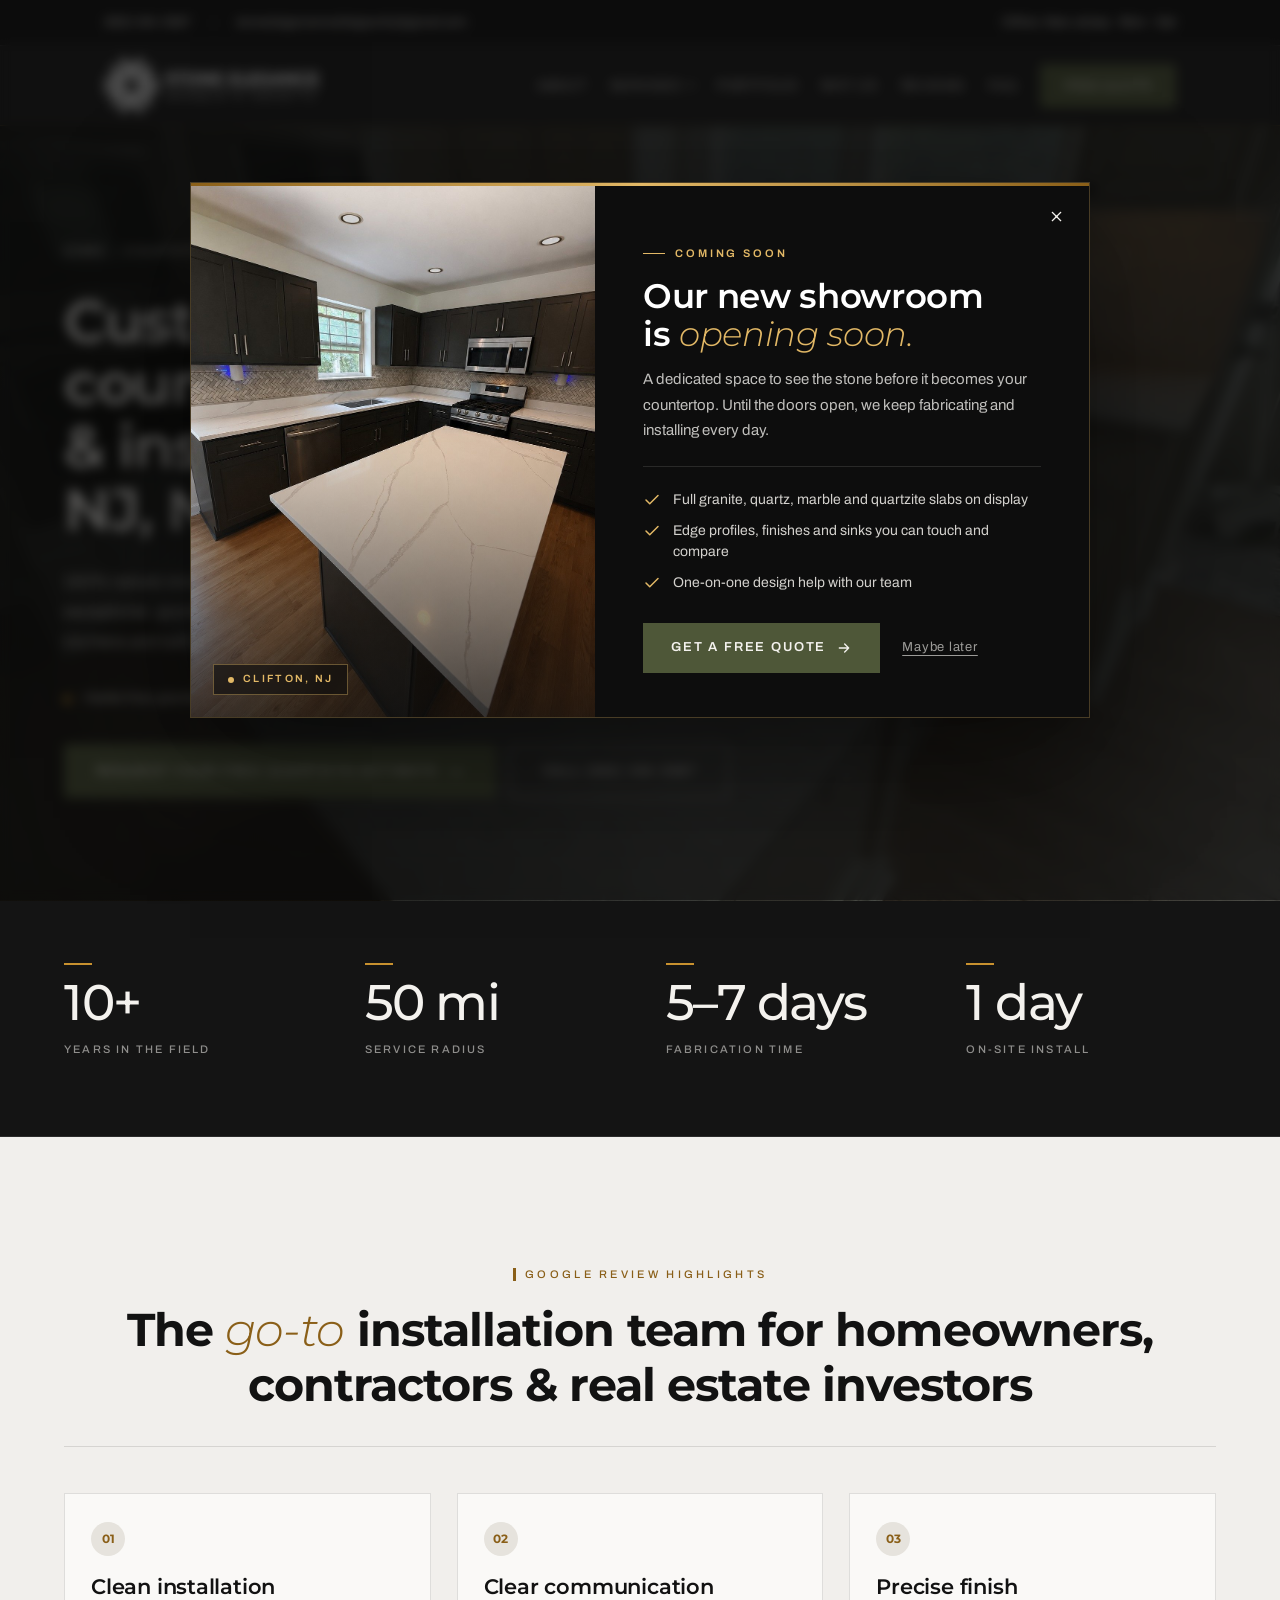
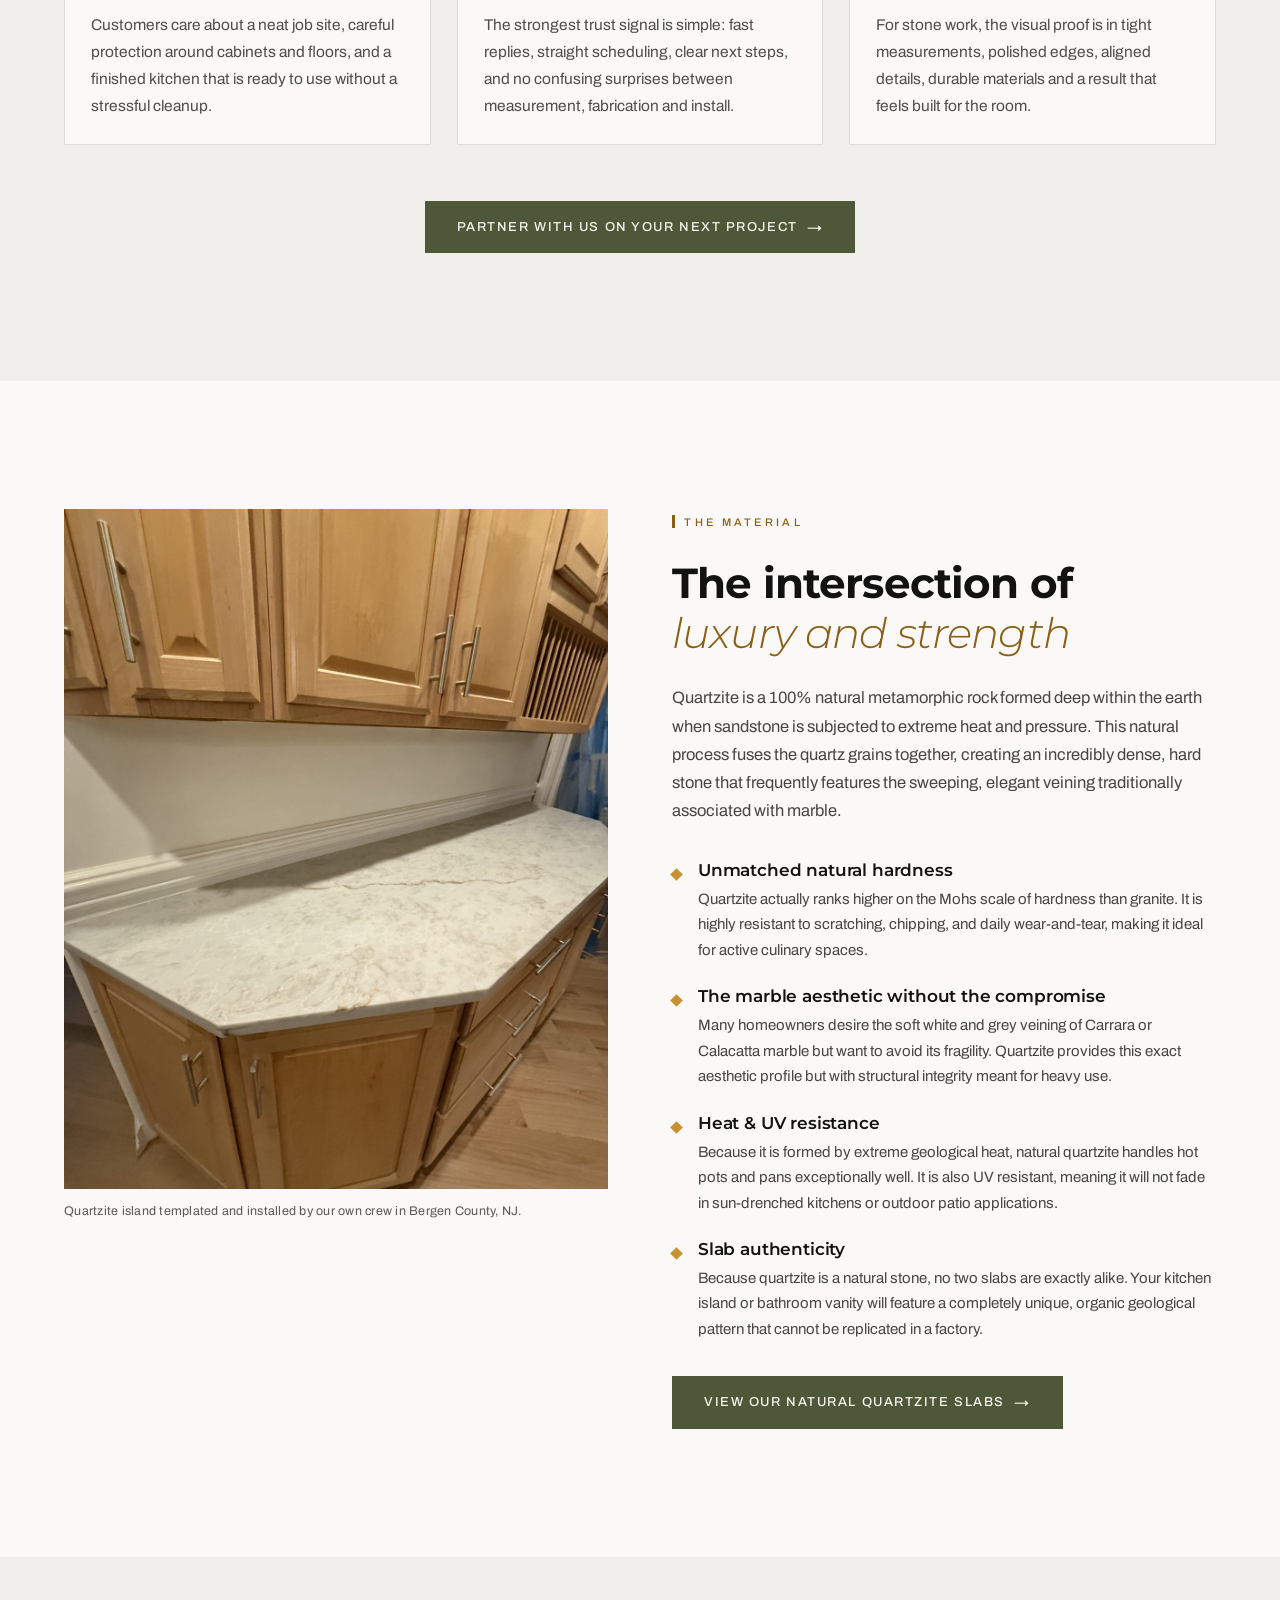
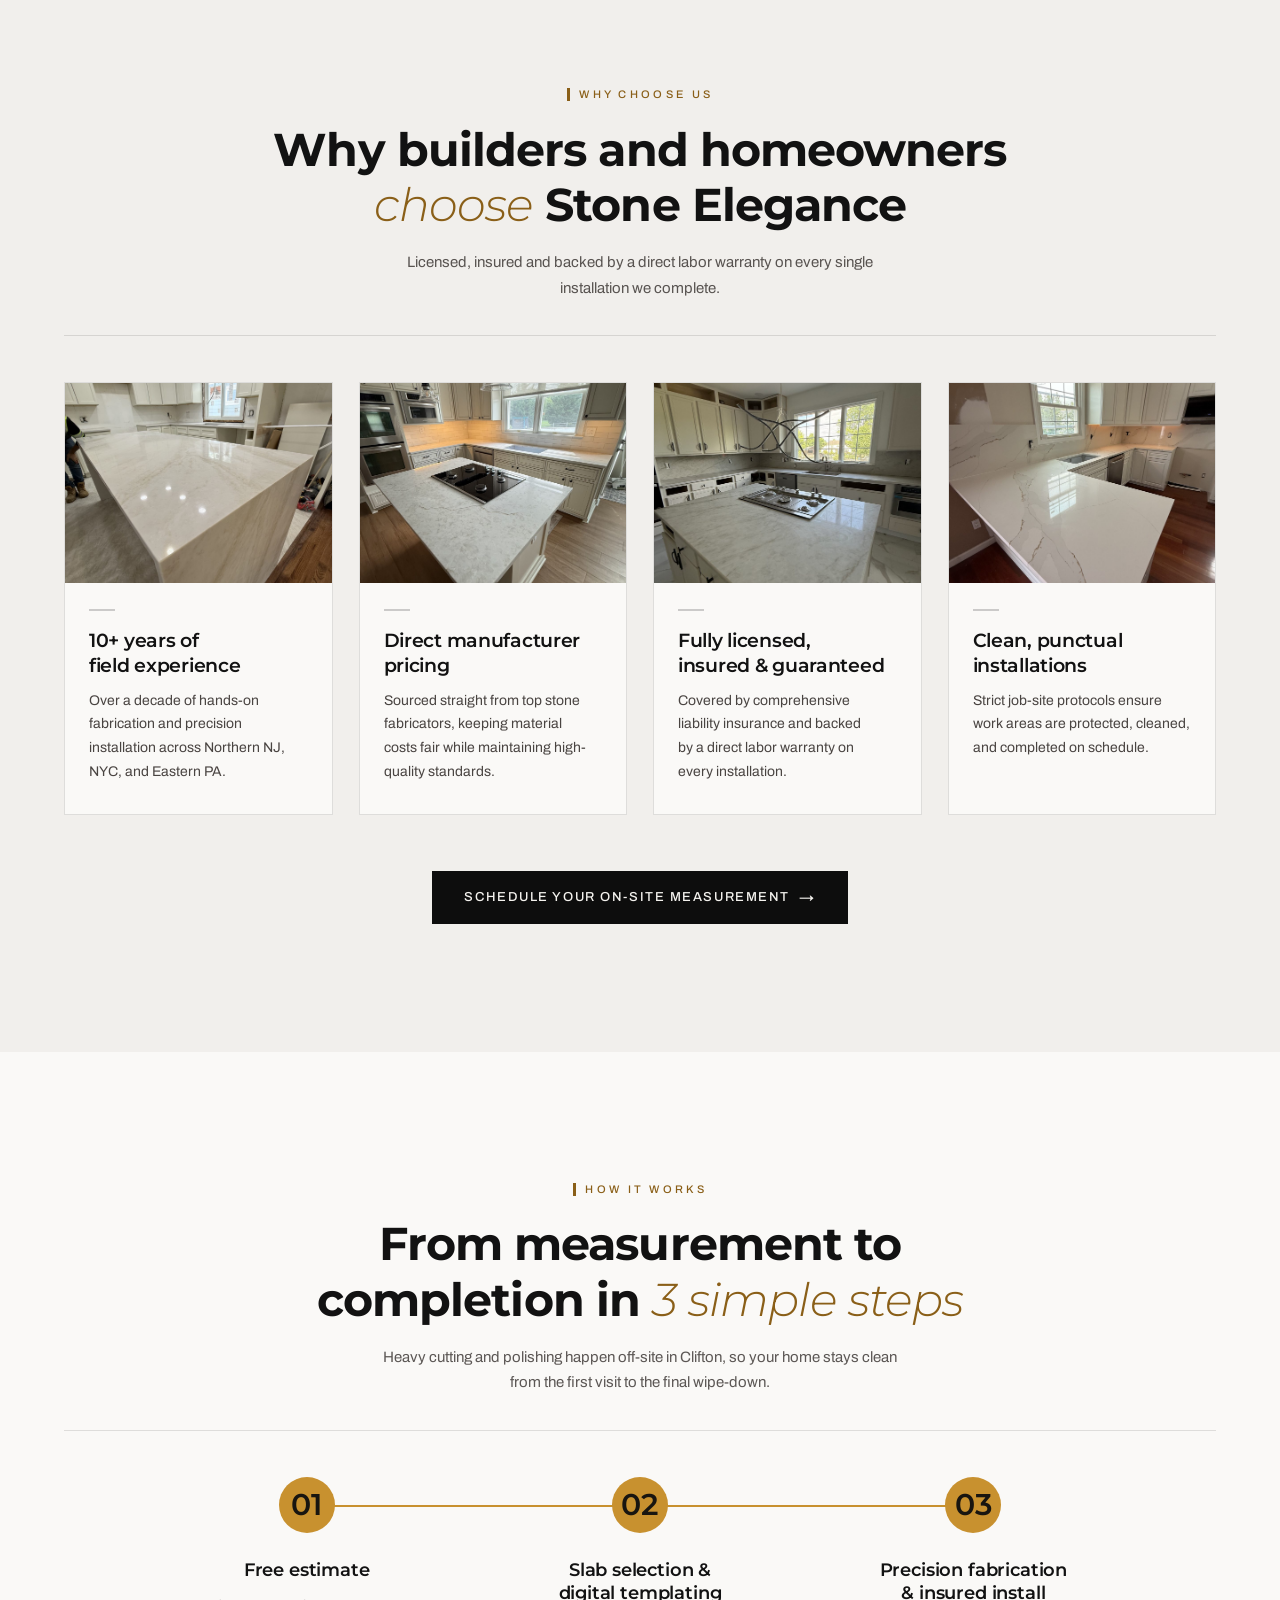
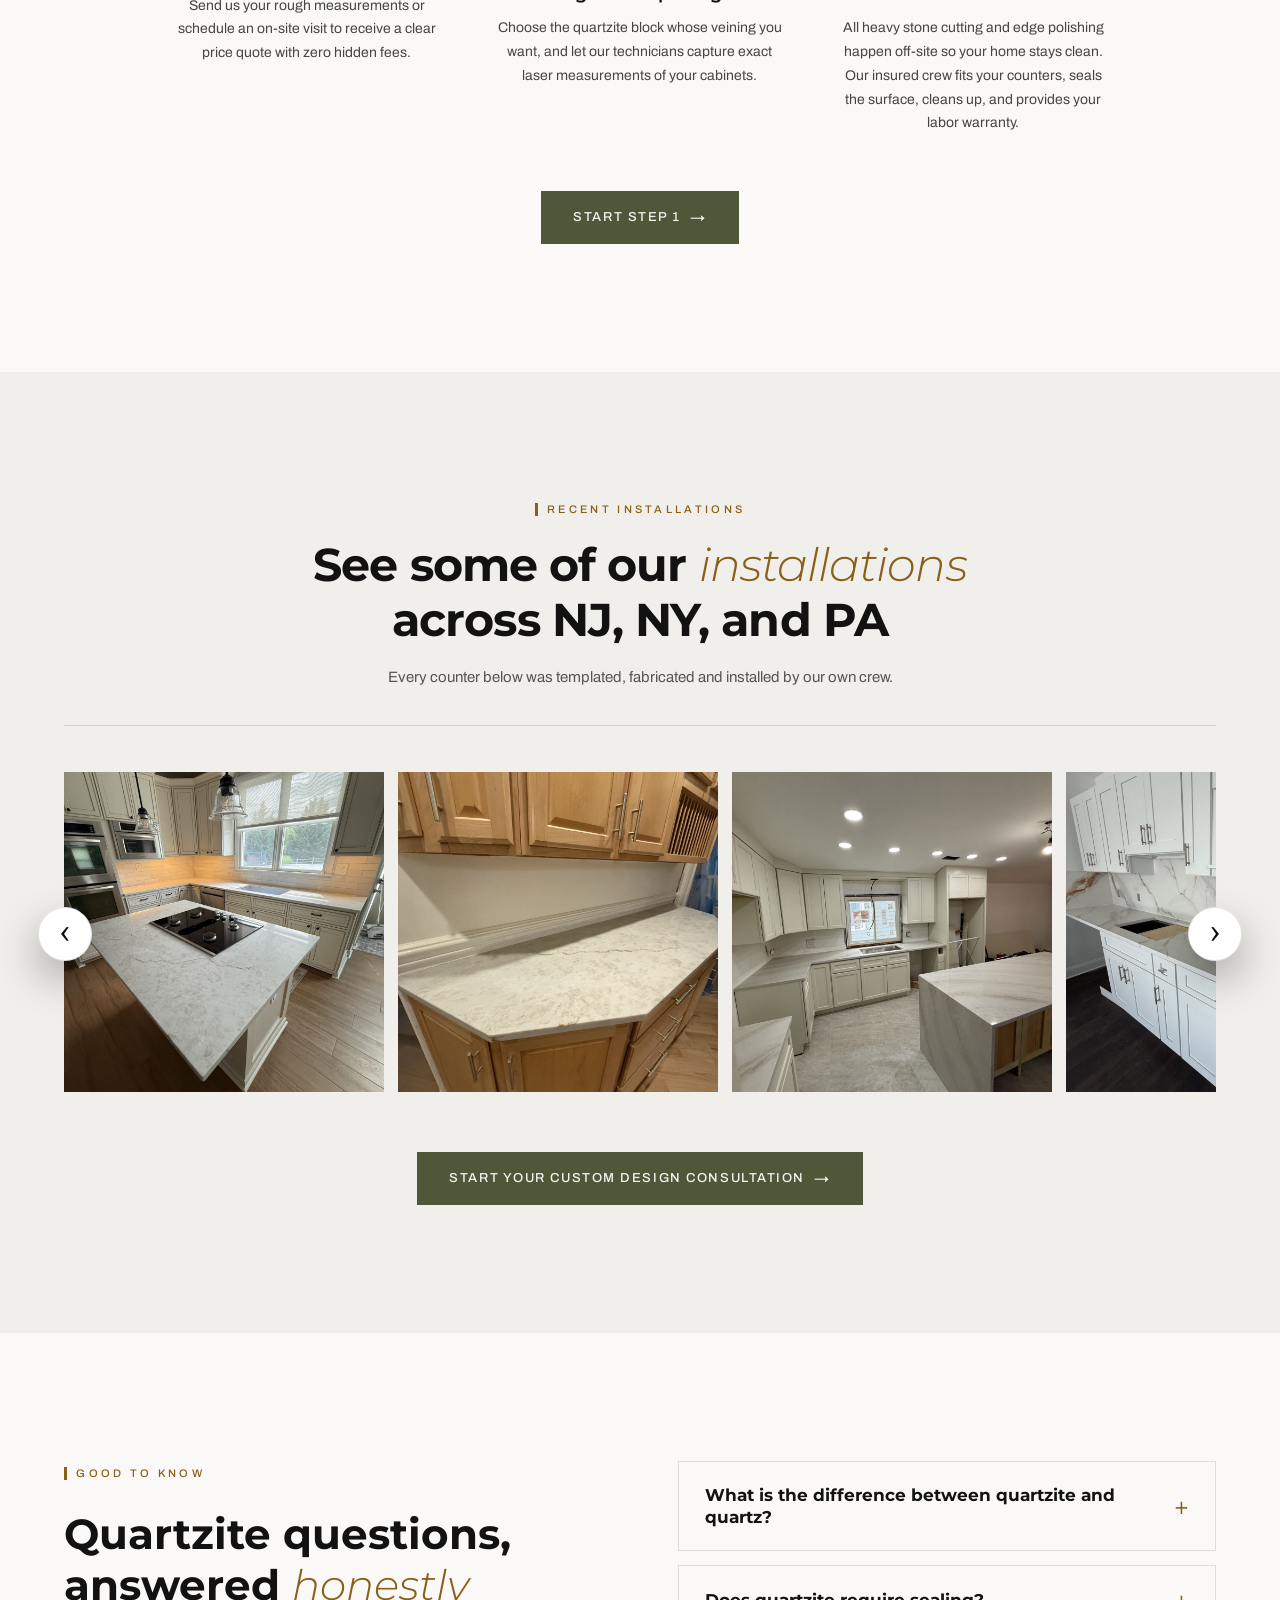
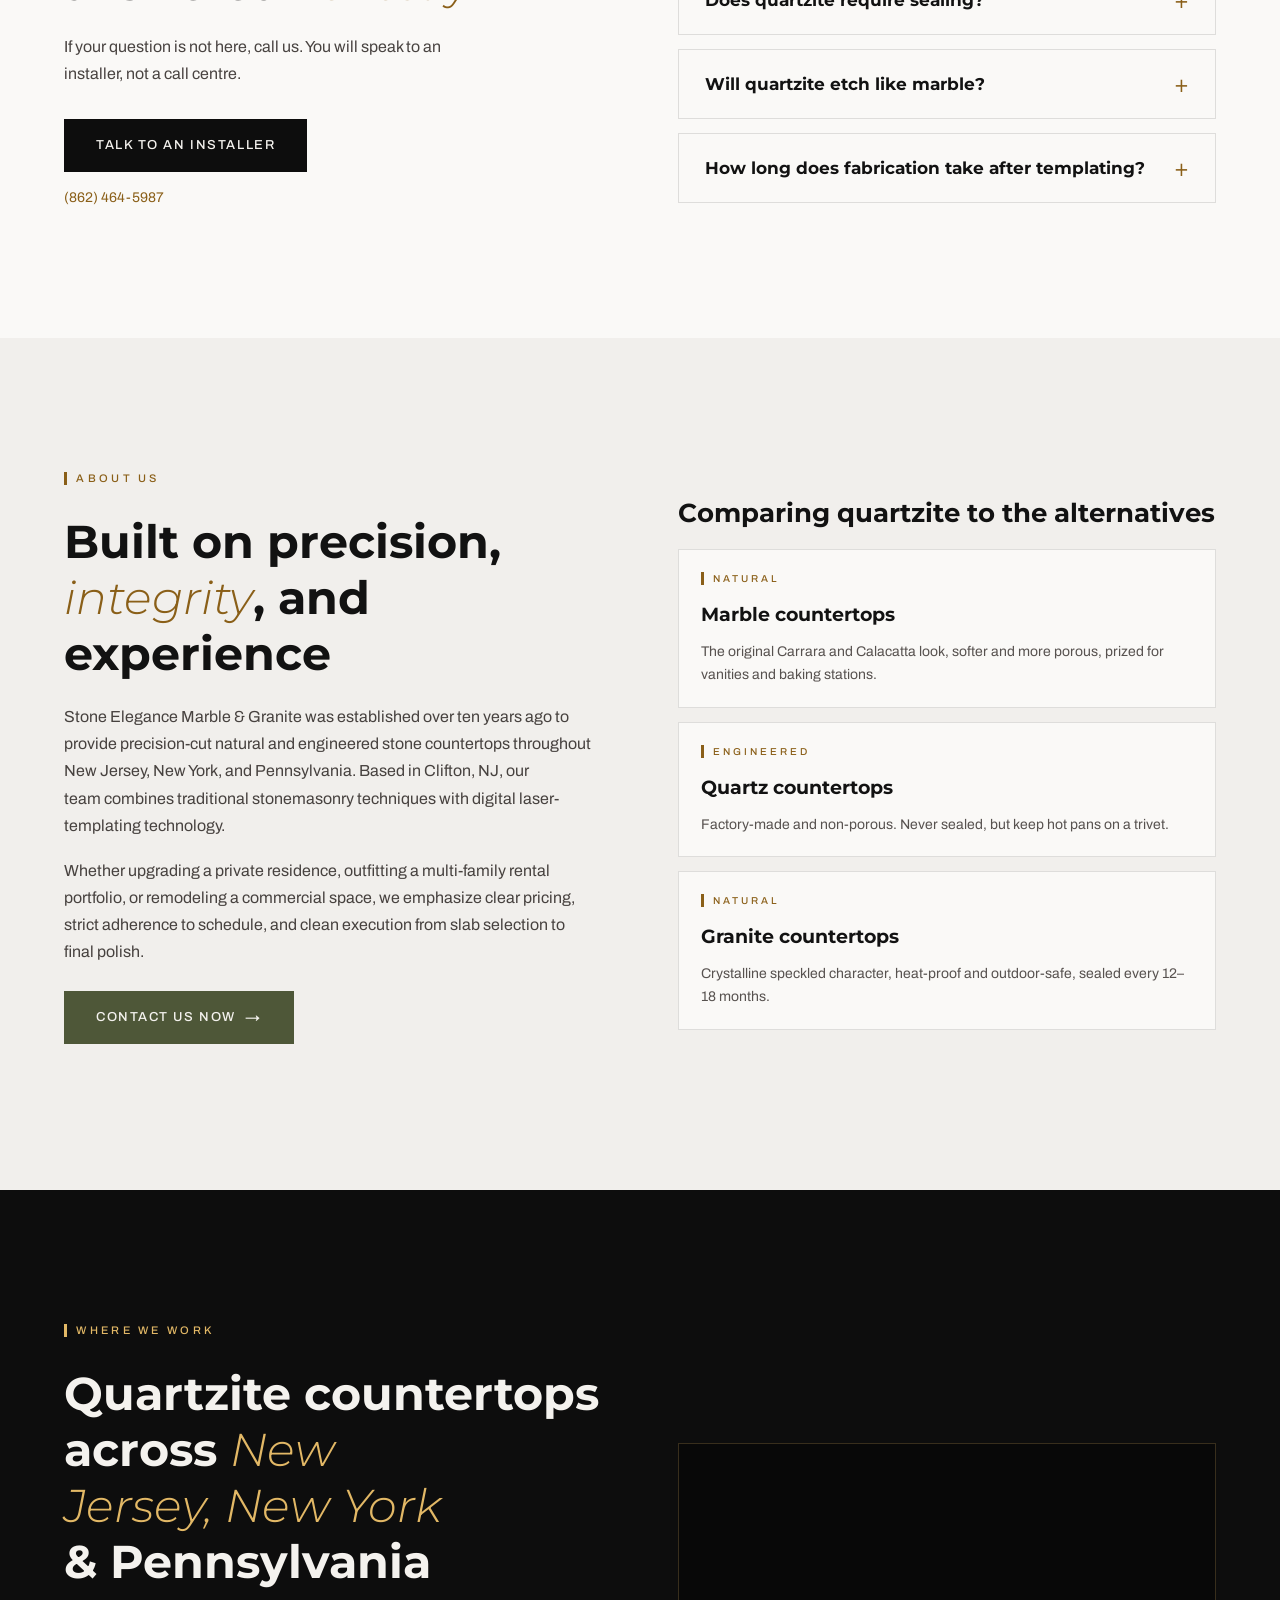
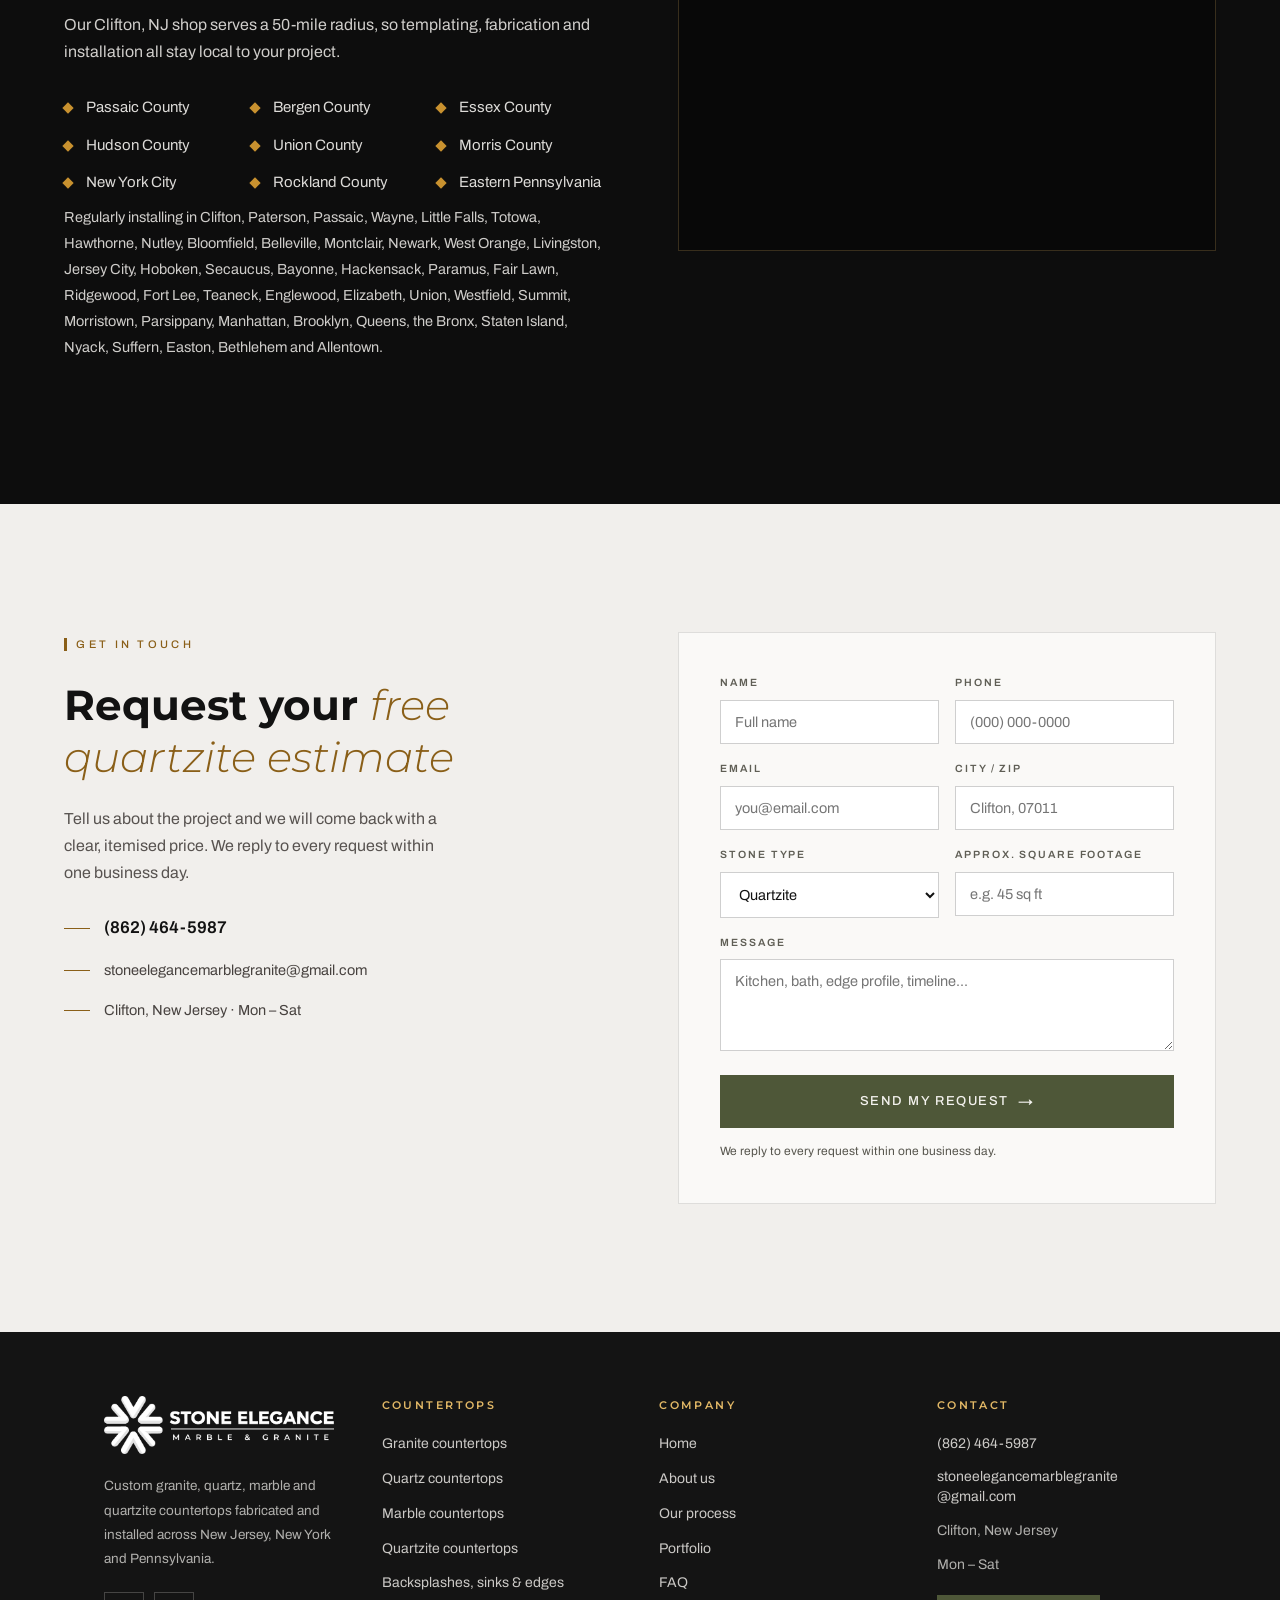
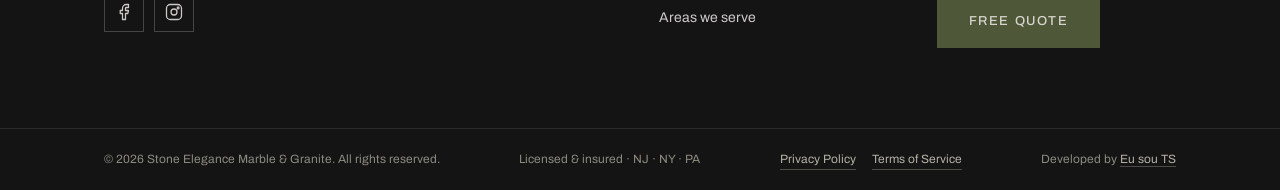
<file: quartzite-countertops/index.html>
<!DOCTYPE html>
<html lang="en">
<head>
<meta charset="utf-8">
<meta name="viewport" content="width=device-width, initial-scale=1">

<title>Custom Quartzite Countertops Clifton NJ | Stone Elegance</title>
<meta name="description" content="The beauty of marble with the strength of granite. Custom natural quartzite countertops fabricated and installed across NJ, NY &amp; PA. Request a free estimate!">
<link rel="canonical" href="https://stonelegance.com/quartzite-countertops/">
<meta name="robots" content="index,follow,max-image-preview:large,max-snippet:-1,max-video-preview:-1">
<meta name="theme-color" content="#4E5738">
<meta name="geo.region" content="US-NJ">
<meta name="geo.placename" content="Clifton, New Jersey">

<meta property="og:type" content="website">
<meta property="og:site_name" content="Stone Elegance Marble &amp; Granite">
<meta property="og:locale" content="en_US">
<meta property="og:url" content="https://stonelegance.com/quartzite-countertops/">
<meta property="og:title" content="Custom Quartzite Countertops Clifton NJ | Stone Elegance">
<meta property="og:description" content="Natural quartzite countertops fabricated and installed across New Jersey, New York and Pennsylvania. Free estimate in one business day.">
<meta property="og:image" content="https://stonelegance.com/img/p16.jpg">
<meta property="og:image:alt" content="Quartzite countertop fabricated and installed by Stone Elegance in Clifton, NJ">
<meta name="twitter:card" content="summary_large_image">
<meta name="twitter:title" content="Custom Quartzite Countertops Clifton NJ | Stone Elegance">
<meta name="twitter:description" content="Marble looks with granite-beating hardness. Natural quartzite countertops installed across NJ, NY &amp; PA.">
<meta name="twitter:image" content="https://stonelegance.com/img/p16.jpg">

<link rel="icon" href="/img/mark-dark.png">
<link rel="apple-touch-icon" href="/img/mark-dark.png">
<link rel="manifest" href="/site.webmanifest">

<link rel="preload" as="image" href="/img/p16.jpg" fetchpriority="high">
<link rel="preconnect" href="https://fonts.googleapis.com">
<link rel="preconnect" href="https://fonts.gstatic.com" crossorigin>
<link href="https://fonts.googleapis.com/css2?family=Montserrat:ital,wght@0,300;0,400;0,500;0,600;0,700;1,300&family=Archivo:wght@300;400;500;600&display=swap" rel="stylesheet">
<link rel="stylesheet" href="/css/pages.css">

<script type="application/ld+json">
{
  "@context": "https://schema.org",
  "@graph": [
    {
      "@type": ["LocalBusiness", "HomeAndConstructionBusiness"],
      "@id": "https://stonelegance.com/#business",
      "name": "Stone Elegance Marble & Granite",
      "url": "https://stonelegance.com/",
      "image": "https://stonelegance.com/img/p02.jpg",
      "logo": "https://stonelegance.com/img/logo-dark.png",
      "description": "Custom granite, quartz, marble and quartzite countertops fabricated and installed across New Jersey, New York and Pennsylvania.",
      "telephone": "+1-862-464-5987",
      "email": "stoneelegancemarblegranite@gmail.com",
      "priceRange": "$$",
      "hasMap": "https://www.google.com/maps/place/Stone+Elegance+Marble+%26+Granite/data=!4m2!3m1!1s0x0:0x54cea5bd7432807f",
      "sameAs": [
        "https://www.facebook.com/stoneelegancemarblework/",
        "https://www.instagram.com/stone.elegance_/"
      ],
      "address": {
        "@type": "PostalAddress",
        "addressLocality": "Clifton",
        "addressRegion": "NJ",
        "addressCountry": "US"
      },
      "areaServed": [
        { "@type": "City", "name": "Clifton", "addressRegion": "NJ" },
        { "@type": "City", "name": "Paterson", "addressRegion": "NJ" },
        { "@type": "City", "name": "Passaic", "addressRegion": "NJ" },
        { "@type": "City", "name": "Wayne", "addressRegion": "NJ" },
        { "@type": "City", "name": "Montclair", "addressRegion": "NJ" },
        { "@type": "City", "name": "Newark", "addressRegion": "NJ" },
        { "@type": "City", "name": "Jersey City", "addressRegion": "NJ" },
        { "@type": "City", "name": "Hackensack", "addressRegion": "NJ" },
        { "@type": "City", "name": "New York", "addressRegion": "NY" },
        { "@type": "AdministrativeArea", "name": "Passaic County, NJ" },
        { "@type": "AdministrativeArea", "name": "Bergen County, NJ" },
        { "@type": "AdministrativeArea", "name": "Essex County, NJ" },
        { "@type": "AdministrativeArea", "name": "Hudson County, NJ" },
        { "@type": "AdministrativeArea", "name": "Union County, NJ" },
        { "@type": "AdministrativeArea", "name": "Morris County, NJ" },
        { "@type": "AdministrativeArea", "name": "Rockland County, NY" },
        { "@type": "AdministrativeArea", "name": "Eastern Pennsylvania" }
      ],
      "openingHoursSpecification": [{
        "@type": "OpeningHoursSpecification",
        "dayOfWeek": ["Monday","Tuesday","Wednesday","Thursday","Friday","Saturday"]
      }]
    },
    {
      "@type": "Service",
      "@id": "https://stonelegance.com/quartzite-countertops/#service",
      "name": "Quartzite countertop fabrication and installation",
      "serviceType": "Quartzite countertop fabrication and installation",
      "url": "https://stonelegance.com/quartzite-countertops/",
      "description": "Natural quartzite countertops custom-cut and installed for luxury kitchens and bath vanities across New Jersey, New York and Pennsylvania.",
      "provider": { "@id": "https://stonelegance.com/#business" },
      "areaServed": [
        { "@type": "State", "name": "New Jersey" },
        { "@type": "State", "name": "New York" },
        { "@type": "State", "name": "Pennsylvania" }
      ]
    },
    {
      "@type": "WebPage",
      "@id": "https://stonelegance.com/quartzite-countertops/#webpage",
      "url": "https://stonelegance.com/quartzite-countertops/",
      "name": "Custom Quartzite Countertops Clifton NJ | Stone Elegance",
      "inLanguage": "en-US",
      "isPartOf": { "@id": "https://stonelegance.com/#website" },
      "about": { "@id": "https://stonelegance.com/quartzite-countertops/#service" },
      "primaryImageOfPage": "https://stonelegance.com/img/p16.jpg",
      "breadcrumb": { "@id": "https://stonelegance.com/quartzite-countertops/#breadcrumb" }
    },
    {
      "@type": "BreadcrumbList",
      "@id": "https://stonelegance.com/quartzite-countertops/#breadcrumb",
      "itemListElement": [
        { "@type": "ListItem", "position": 1, "name": "Home", "item": "https://stonelegance.com/" },
        { "@type": "ListItem", "position": 2, "name": "Countertops", "item": "https://stonelegance.com/#materials" },
        { "@type": "ListItem", "position": 3, "name": "Quartzite countertops" }
      ]
    },
    {
      "@type": "FAQPage",
      "@id": "https://stonelegance.com/quartzite-countertops/#faq",
      "mainEntity": [
        {
          "@type": "Question",
          "name": "What is the difference between quartzite and quartz?",
          "acceptedAnswer": { "@type": "Answer", "text": "Quartzite is a 100% natural rock mined from the earth in blocks and cut into slabs. Engineered quartz is a man-made product created in a factory by mixing crushed stone with resin and pigments. Quartzite is highly heat-resistant but requires sealing; engineered quartz is non-porous and needs no sealing, but is sensitive to high heat." }
        },
        {
          "@type": "Question",
          "name": "Does quartzite require sealing?",
          "acceptedAnswer": { "@type": "Answer", "text": "Yes. Like granite and all natural stones, quartzite is porous. We apply a professional-grade sealer upon installation to protect against liquid absorption and staining. You should reseal your quartzite countertops approximately once a year to maintain optimal stain resistance." }
        },
        {
          "@type": "Question",
          "name": "Will quartzite etch like marble?",
          "acceptedAnswer": { "@type": "Answer", "text": "True quartzite will not etch from everyday kitchen acids such as lemon juice or vinegar the way marble does. However, because stones are labeled loosely in the global supply chain, some soft quartzites share properties with marble. We source directly from trusted suppliers and verify the density of our slabs to ensure you get true quartzite durability." }
        },
        {
          "@type": "Question",
          "name": "How long does fabrication take after templating?",
          "acceptedAnswer": { "@type": "Answer", "text": "Once you have selected your specific slab and our team has completed the digital laser templating of your cabinets, fabrication generally takes 5 to 7 business days. The actual on-site installation is completed in a single day." }
        }
      ]
    }
  ]
}
</script>
</head>
<body>

<div class="top-strip">
  <div class="top-strip-inner">
    <div class="grp">
      <a href="tel:+18624645987">(862) 464-5987</a>
      <span class="sep"></span>
      <a href="mailto:stoneelegancemarblegranite@gmail.com">stoneelegancemarblegranite@gmail.com</a>
    </div>
    <div class="grp"><span>Clifton, New Jersey · Mon – Sat</span></div>
  </div>
</div>

<header class="site-header">
  <div class="site-header-inner">
    <a href="/" aria-label="Stone Elegance Marble &amp; Granite home page"><img class="site-logo" src="/img/logo-white.png" alt="Stone Elegance Marble &amp; Granite" width="260" height="58"></a>
    <button class="menu-btn" type="button" data-menu-button aria-expanded="false" aria-controls="mobile-menu" aria-label="Open menu"><span></span></button>
    <nav class="desktop-nav" aria-label="Main">
      <a href="/#about">About</a>
      <span class="nav-has-drop">
        <a href="/#materials">Services<span class="nav-caret" aria-hidden="true"></span></a>
        <span class="nav-drop">
          <a href="/granite-countertops/">Granite countertops</a>
          <a href="/quartz-countertops/">Quartz countertops</a>
          <a href="/marble-countertops/">Marble countertops</a>
          <a href="/quartzite-countertops/" aria-current="page">Quartzite countertops</a>
          <span class="divider"></span>
          <a href="/#materials">Backsplashes, sinks &amp; edges</a>
        </span>
      </span>
      <a href="/#portfolio">Portfolio</a>
      <a href="/#why">Why us</a>
      <a href="/#reviews">Reviews</a>
      <a href="/#faq">FAQ</a>
      <a class="btn" href="#estimate">Free quote</a>
    </nav>
  </div>
  <nav class="mobile-menu-panel" id="mobile-menu" data-menu-panel aria-label="Mobile">
    <a href="/">Home</a>
    <a href="/#about">About</a>
    <a href="/#materials">Services</a>
    <a class="sub" href="/granite-countertops/">Granite countertops</a>
    <a class="sub" href="/quartz-countertops/">Quartz countertops</a>
    <a class="sub" href="/marble-countertops/">Marble countertops</a>
    <a class="sub" href="/quartzite-countertops/" aria-current="page">Quartzite countertops</a>
    <a href="/#portfolio">Portfolio</a>
    <a href="/#areas">Areas we serve</a>
    <a href="/#faq">FAQ</a>
    <a href="#estimate">Free quote</a>
  </nav>
</header>

<main>

<section class="page-hero">
  <div class="hero-bg">
    <img src="/img/p16.jpg" alt="Quartzite countertop fabricated and installed by Stone Elegance in Clifton, NJ" width="1200" height="1600" fetchpriority="high">
  </div>
  <div class="inner">
    <nav class="crumbs" aria-label="Breadcrumb">
      <ol>
        <li><a href="/">Home</a></li>
        <li><a href="/#materials">Countertops</a></li>
        <li><span aria-current="page">Quartzite</span></li>
      </ol>
    </nav>
    <h1>Custom quartzite countertop <span class="ital-on-dark">fabrication</span> &amp; installation across NJ, NY, and PA</h1>
    <p class="lede">100% natural stone offering the dramatic, elegant aesthetic of marble paired with exceptional, granite-like durability. Precision-cut and professionally installed for luxury kitchens and bath vanities.</p>
    <ul class="hero-trust">
      <li>Harder than granite on the Mohs scale</li>
      <li>Slab density verified before we quote</li>
      <li>Free estimate within one business day</li>
    </ul>
    <div class="hero-actions">
      <a class="btn" href="#estimate">Request your free quartzite estimate <span class="arw">&rarr;</span></a>
      <a class="btn btn-ghost-light" href="tel:+18624645987">Call (862) 464-5987</a>
    </div>
  </div>
</section>

<section class="stats" aria-label="Stone Elegance at a glance">
  <div class="stats-grid">
    <div class="stat"><span class="rule"></span><span class="num">10+</span><span class="lbl">Years in the field</span></div>
    <div class="stat"><span class="rule"></span><span class="num">50 mi</span><span class="lbl">Service radius</span></div>
    <div class="stat"><span class="rule"></span><span class="num">5–7 days</span><span class="lbl">Fabrication time</span></div>
    <div class="stat"><span class="rule"></span><span class="num">1 day</span><span class="lbl">On-site install</span></div>
  </div>
</section>

<section class="sect sect-alt" aria-labelledby="reviews-h">
  <div class="sect-head">
    <span class="eyebrow" data-reveal>Google review highlights</span>
    <h2 id="reviews-h" data-reveal data-delay="1">The <span class="ital">go-to</span> installation team for homeowners, contractors &amp; real estate investors</h2>
  </div>
  <div class="card-grid">
    <div class="quote-card" data-reveal>
      <span class="idx">01</span>
      <h3>Clean installation</h3>
      <p>Customers care about a neat job site, careful protection around cabinets and floors, and a finished kitchen that is ready to use without a stressful cleanup.</p>
    </div>
    <div class="quote-card" data-reveal data-delay="1">
      <span class="idx">02</span>
      <h3>Clear communication</h3>
      <p>The strongest trust signal is simple: fast replies, straight scheduling, clear next steps, and no confusing surprises between measurement, fabrication and install.</p>
    </div>
    <div class="quote-card" data-reveal data-delay="2">
      <span class="idx">03</span>
      <h3>Precise finish</h3>
      <p>For stone work, the visual proof is in tight measurements, polished edges, aligned details, durable materials and a result that feels built for the room.</p>
    </div>
  </div>
  <div class="sect-cta">
    <a class="btn" href="#estimate">Partner with us on your next project <span class="arw">&rarr;</span></a>
  </div>
</section>

<section class="sect" aria-labelledby="material-h">
  <div class="feature">
    <figure class="feature-media" data-reveal>
      <div class="shot"><img src="/img/p05.jpg" alt="Natural quartzite slab with sweeping veining, cut for a North Jersey kitchen" loading="lazy" width="1200" height="1600"></div>
      <figcaption>Quartzite island templated and installed by our own crew in Bergen County, NJ.</figcaption>
    </figure>
    <div>
      <span class="eyebrow" data-reveal>The material</span>
      <h2 id="material-h" data-reveal data-delay="1">The intersection of <span class="ital">luxury and strength</span></h2>
      <p class="intro" data-reveal data-delay="2">Quartzite is a 100% natural metamorphic rock formed deep within the earth when sandstone is subjected to extreme heat and pressure. This natural process fuses the quartz grains together, creating an incredibly dense, hard stone that frequently features the sweeping, elegant veining traditionally associated with marble.</p>
      <ul class="spec-list">
        <li data-reveal><strong>Unmatched natural hardness</strong><p>Quartzite actually ranks higher on the Mohs scale of hardness than granite. It is highly resistant to scratching, chipping, and daily wear-and-tear, making it ideal for active culinary spaces.</p></li>
        <li data-reveal><strong>The marble aesthetic without the compromise</strong><p>Many homeowners desire the soft white and grey veining of Carrara or Calacatta marble but want to avoid its fragility. Quartzite provides this exact aesthetic profile but with structural integrity meant for heavy use.</p></li>
        <li data-reveal><strong>Heat &amp; UV resistance</strong><p>Because it is formed by extreme geological heat, natural quartzite handles hot pots and pans exceptionally well. It is also UV resistant, meaning it will not fade in sun-drenched kitchens or outdoor patio applications.</p></li>
        <li data-reveal><strong>Slab authenticity</strong><p>Because quartzite is a natural stone, no two slabs are exactly alike. Your kitchen island or bathroom vanity will feature a completely unique, organic geological pattern that cannot be replicated in a factory.</p></li>
      </ul>
      <p style="margin:34px 0 0"><a class="btn" href="#estimate">View our natural quartzite slabs <span class="arw">&rarr;</span></a></p>
    </div>
  </div>
</section>

<section class="sect sect-alt" aria-labelledby="why-h">
  <div class="sect-head">
    <span class="eyebrow" data-reveal>Why choose us</span>
    <h2 id="why-h" data-reveal data-delay="1">Why builders and homeowners <span class="ital">choose</span> Stone Elegance</h2>
    <p>Licensed, insured and backed by a direct labor warranty on every single installation we complete.</p>
  </div>
  <div class="card-grid">
    <article class="card" data-reveal>
      <div class="card-img"><img src="/img/p07.jpg" alt="Polished stone counter with a mitred edge" loading="lazy" width="1200" height="1600"></div>
      <div class="card-body"><span class="rule"></span><h3>10+ years of field experience</h3><p>Over a decade of hands-on fabrication and precision installation across Northern NJ, NYC, and Eastern PA.</p></div>
    </article>
    <article class="card" data-reveal data-delay="1">
      <div class="card-img"><img src="/img/p16.jpg" alt="Quartzite counter run with organic veining in a North Jersey home" loading="lazy" width="1200" height="1600"></div>
      <div class="card-body"><span class="rule"></span><h3>Direct manufacturer pricing</h3><p>Sourced straight from top stone fabricators, keeping material costs fair while maintaining high-quality standards.</p></div>
    </article>
    <article class="card" data-reveal data-delay="2">
      <div class="card-img"><img src="/img/p10.jpg" alt="Natural stone island with a cooktop cutout in Essex County, NJ" loading="lazy" width="1200" height="1600"></div>
      <div class="card-body"><span class="rule"></span><h3>Fully licensed, insured &amp; guaranteed</h3><p>Covered by comprehensive liability insurance and backed by a direct labor warranty on every installation.</p></div>
    </article>
    <article class="card" data-reveal data-delay="3">
      <div class="card-img"><img src="/img/p19.jpg" alt="Veined island under pendant lights after a one-day install" loading="lazy" width="1200" height="1600"></div>
      <div class="card-body"><span class="rule"></span><h3>Clean, punctual installations</h3><p>Strict job-site protocols ensure work areas are protected, cleaned, and completed on schedule.</p></div>
    </article>
  </div>
  <div class="sect-cta">
    <a class="btn btn-dark" href="#estimate">Schedule your on-site measurement <span class="arw">&rarr;</span></a>
  </div>
</section>

<section class="sect" aria-labelledby="process-h">
  <div class="sect-head">
    <span class="eyebrow" data-reveal>How it works</span>
    <h2 id="process-h" data-reveal data-delay="1">From measurement to completion in <span class="ital">3 simple steps</span></h2>
    <p>Heavy cutting and polishing happen off-site in Clifton, so your home stays clean from the first visit to the final wipe-down.</p>
  </div>
  <div class="steps">
    <div class="step" data-reveal>
      <div class="dial"><span>01</span></div>
      <h3>Free estimate</h3>
      <p>Send us your rough measurements or schedule an on-site visit to receive a clear price quote with zero hidden fees.</p>
    </div>
    <div class="step" data-reveal data-delay="1">
      <div class="dial"><span>02</span></div>
      <h3>Slab selection &amp; digital templating</h3>
      <p>Choose the quartzite block whose veining you want, and let our technicians capture exact laser measurements of your cabinets.</p>
    </div>
    <div class="step" data-reveal data-delay="2">
      <div class="dial"><span>03</span></div>
      <h3>Precision fabrication &amp; insured install</h3>
      <p>All heavy stone cutting and edge polishing happen off-site so your home stays clean. Our insured crew fits your counters, seals the surface, cleans up, and provides your labor warranty.</p>
    </div>
  </div>
  <div class="sect-cta"><a class="btn" href="#estimate">Start step 1 <span class="arw">&rarr;</span></a></div>
</section>

<section class="sect sect-alt" aria-labelledby="gallery-h">
  <div class="sect-head">
    <span class="eyebrow" data-reveal>Recent installations</span>
    <h2 id="gallery-h" data-reveal data-delay="1">See some of our <span class="ital">installations</span> across NJ, NY, and PA</h2>
    <p>Every counter below was templated, fabricated and installed by our own crew.</p>
  </div>
  <div class="rail-wrap" data-rail-wrap data-reveal>
    <div class="rail" data-rail>
      <figure><div class="shot"><img src="/img/p16.jpg" alt="Quartzite counters installed in a Clifton, NJ kitchen" loading="lazy" width="1200" height="1600"></div></figure>
      <figure><div class="shot"><img src="/img/p05.jpg" alt="Natural stone counters and full-height backsplash in Wayne, NJ" loading="lazy" width="1200" height="1600"></div></figure>
      <figure><div class="shot"><img src="/img/p08.jpg" alt="Undermount sink cutout in a natural stone counter" loading="lazy" width="1200" height="1600"></div></figure>
      <figure><div class="shot"><img src="/img/p14.jpg" alt="Slab backsplash matched to the counter veining" loading="lazy" width="1200" height="1600"></div></figure>
      <figure><div class="shot"><img src="/img/p15.jpg" alt="Polished edge profile detail on a quartzite counter" loading="lazy" width="1200" height="1600"></div></figure>
      <figure><div class="shot"><img src="/img/p17.jpg" alt="Stone bar top installed in a Hudson County property" loading="lazy" width="1200" height="1600"></div></figure>
      <figure><div class="shot"><img src="/img/p21.jpg" alt="Continuous veining across a long counter run" loading="lazy" width="1200" height="1600"></div></figure>
      <figure><div class="shot"><img src="/img/p22.jpg" alt="Dramatic quartzite veining in a finished kitchen" loading="lazy" width="1200" height="1600"></div></figure>
    </div>
    <button class="rail-arrow rail-prev" type="button" data-rail-prev aria-label="Previous photo">&lsaquo;</button>
    <button class="rail-arrow rail-next" type="button" data-rail-next aria-label="Next photo">&rsaquo;</button>
  </div>
  <div class="sect-cta"><a class="btn" href="#estimate">Start your custom design consultation <span class="arw">&rarr;</span></a></div>
</section>

<section class="sect" aria-labelledby="faq-h">
  <div class="faq-grid">
    <div class="faq-intro">
      <span class="eyebrow" data-reveal>Good to know</span>
      <h2 id="faq-h" data-reveal data-delay="1">Quartzite questions, answered <span class="ital">honestly</span></h2>
      <p>If your question is not here, call us. You will speak to an installer, not a call centre.</p>
      <div class="acts">
        <a class="btn btn-dark" href="tel:+18624645987">Talk to an installer</a>
        <a href="tel:+18624645987" style="font-size:14px;color:#8A5F18">(862) 464-5987</a>
      </div>
    </div>
    <div class="faq-list">
      <details>
        <summary>What is the difference between quartzite and quartz?<span class="qmark">+</span></summary>
        <div><p>This is the most common point of confusion. Quartzite is a 100% natural rock mined from the earth in blocks and cut into slabs. <a href="/quartz-countertops/" style="color:#8A5F18">Engineered quartz</a> is a man-made product created in a factory by mixing crushed stone with resin and pigments. Quartzite is highly heat-resistant but requires sealing; engineered quartz is non-porous (no sealing) but is sensitive to high heat.</p></div>
      </details>
      <details>
        <summary>Does quartzite require sealing?<span class="qmark">+</span></summary>
        <div><p>Yes. Like granite and all natural stones, quartzite is porous. We apply a professional-grade sealer upon installation to protect against liquid absorption and staining. You should reseal your quartzite countertops approximately once a year to maintain optimal stain resistance.</p></div>
      </details>
      <details>
        <summary>Will quartzite etch like marble?<span class="qmark">+</span></summary>
        <div><p>True quartzite will not etch from everyday kitchen acids (like lemon juice or vinegar) the way <a href="/marble-countertops/" style="color:#8A5F18">marble</a> does. However, because stones are labeled somewhat loosely in the global supply chain, some "soft quartzites" share properties with marble. We source directly from trusted suppliers and verify the density of our slabs to ensure you get true quartzite durability.</p></div>
      </details>
      <details>
        <summary>How long does fabrication take after templating?<span class="qmark">+</span></summary>
        <div><p>Once you have selected your specific slab and our team has completed the digital laser templating of your cabinets, fabrication generally takes 5 to 7 business days. The actual on-site installation is completed in a single day.</p></div>
      </details>
    </div>
  </div>
</section>

<section class="sect sect-alt" aria-labelledby="about-h">
  <div class="split">
    <div>
      <span class="eyebrow" data-reveal>About us</span>
      <h2 id="about-h" data-reveal data-delay="1">Built on precision, <span class="ital">integrity</span>, and experience</h2>
      <p>Stone Elegance Marble &amp; Granite was established over ten years ago to provide precision-cut natural and engineered stone countertops throughout New Jersey, New York, and Pennsylvania. Based in Clifton, NJ, our team combines traditional stonemasonry techniques with digital laser-templating technology.</p>
      <p>Whether upgrading a private residence, outfitting a multi-family rental portfolio, or remodeling a commercial space, we emphasize clear pricing, strict adherence to schedule, and clean execution from slab selection to final polish.</p>
      <p style="margin-top:26px"><a class="btn" href="#estimate">Contact us now <span class="arw">&rarr;</span></a></p>
    </div>
    <div>
      <h2 style="font-size:clamp(20px,2.2vw,26px);margin:0 0 20px">Comparing quartzite to the alternatives</h2>
      <div class="card-grid" style="grid-template-columns:1fr;gap:14px">
        <a class="card" href="/marble-countertops/" style="padding:20px 22px">
          <span class="eyebrow" style="font-size:10px">Natural</span>
          <h3 style="margin:12px 0 8px;font-size:19px">Marble countertops</h3>
          <p style="margin:0;font-size:14px;color:rgba(23,17,14,.72)">The original Carrara and Calacatta look, softer and more porous, prized for vanities and baking stations.</p>
        </a>
        <a class="card" href="/quartz-countertops/" style="padding:20px 22px">
          <span class="eyebrow" style="font-size:10px">Engineered</span>
          <h3 style="margin:12px 0 8px;font-size:19px">Quartz countertops</h3>
          <p style="margin:0;font-size:14px;color:rgba(23,17,14,.72)">Factory-made and non-porous. Never sealed, but keep hot pans on a trivet.</p>
        </a>
        <a class="card" href="/granite-countertops/" style="padding:20px 22px">
          <span class="eyebrow" style="font-size:10px">Natural</span>
          <h3 style="margin:12px 0 8px;font-size:19px">Granite countertops</h3>
          <p style="margin:0;font-size:14px;color:rgba(23,17,14,.72)">Crystalline speckled character, heat-proof and outdoor-safe, sealed every 12–18 months.</p>
        </a>
      </div>
    </div>
  </div>
</section>

<section class="sect sect-dark" id="areas" aria-labelledby="areas-h">
  <div class="split">
    <div>
      <span class="eyebrow on-dark" data-reveal>Where we work</span>
      <h2 id="areas-h" data-reveal data-delay="1">Quartzite countertops across <span class="ital-on-dark">New Jersey, New York</span> &amp; Pennsylvania</h2>
      <p>Our Clifton, NJ shop serves a 50-mile radius, so templating, fabrication and installation all stay local to your project.</p>
      <ul class="area-list">
        <li>Passaic County</li>
        <li>Bergen County</li>
        <li>Essex County</li>
        <li>Hudson County</li>
        <li>Union County</li>
        <li>Morris County</li>
        <li>New York City</li>
        <li>Rockland County</li>
        <li>Eastern Pennsylvania</li>
      </ul>
      <p class="city-line">Regularly installing in Clifton, Paterson, Passaic, Wayne, Little Falls, Totowa, Hawthorne, Nutley, Bloomfield, Belleville, Montclair, Newark, West Orange, Livingston, Jersey City, Hoboken, Secaucus, Bayonne, Hackensack, Paramus, Fair Lawn, Ridgewood, Fort Lee, Teaneck, Englewood, Elizabeth, Union, Westfield, Summit, Morristown, Parsippany, Manhattan, Brooklyn, Queens, the Bronx, Staten Island, Nyack, Suffern, Easton, Bethlehem and Allentown.</p>
    </div>
    <div class="map-frame">
      <iframe title="Stone Elegance quartzite countertop service area around Clifton, New Jersey" src="https://www.google.com/maps?q=Clifton,+New+Jersey&amp;z=7&amp;output=embed" loading="lazy"></iframe>
    </div>
  </div>
</section>

<section class="sect sect-alt" id="estimate" aria-labelledby="estimate-h">
  <div class="contact-grid">
    <div class="contact-info">
      <span class="eyebrow" data-reveal>Get in touch</span>
      <h2 id="estimate-h" data-reveal data-delay="1">Request your <span class="ital">free quartzite estimate</span></h2>
      <p>Tell us about the project and we will come back with a clear, itemised price. We reply to every request within one business day.</p>
      <div class="contact-lines">
        <a class="tel" href="tel:+18624645987"><span class="dash"></span>(862) 464-5987</a>
        <a href="mailto:stoneelegancemarblegranite@gmail.com"><span class="dash"></span>stoneelegancemarblegranite@gmail.com</a>
        <div><span class="dash"></span>Clifton, New Jersey · Mon – Sat</div>
      </div>
    </div>
    <form class="estimate" id="form01" method="POST" action="https://api.web3forms.com/submit">
      <input type="hidden" name="access_key" value="a00087cd-f5f6-4ad5-9b3d-2bffc4d6e40b">
      <input type="hidden" name="redirect" value="https://stonelegance.com/thanks/">
      <input type="hidden" name="from_name" value="Stone Elegance Website">
      <input type="hidden" name="subject" value="New estimate request — Quartzite page">
      <input type="hidden" name="source" value="Quartzite countertops page">
      <label class="hp" aria-hidden="true">Leave this field empty<input type="checkbox" name="botcheck" tabindex="-1" autocomplete="off"></label>
      <div class="fields">
        <label>Name<input name="name" required placeholder="Full name" autocomplete="name"></label>
        <label>Phone<input name="phone" type="tel" required placeholder="(000) 000-0000" autocomplete="tel"></label>
        <label>Email<input name="email" type="email" required placeholder="you@email.com" autocomplete="email"></label>
        <label>City / ZIP<input name="city" placeholder="Clifton, 07011" autocomplete="address-level2"></label>
        <label>Stone type<select name="stone">
          <option>Quartzite</option><option>Granite</option><option>Quartz</option><option>Marble</option><option>Not sure yet</option>
        </select></label>
        <label>Approx. square footage<input name="sqft" placeholder="e.g. 45 sq ft"></label>
      </div>
      <label class="full">Message<textarea name="message" rows="4" placeholder="Kitchen, bath, edge profile, timeline..."></textarea></label>
      <button class="btn" type="submit">Send my request <span class="arw">&rarr;</span></button>
      <div class="note">We reply to every request within one business day.</div>
    </form>
  </div>
</section>

</main>

<footer class="site-footer">
  <div class="footer-top">
    <div>
      <img src="/img/logo-white.png" alt="Stone Elegance Marble &amp; Granite" width="240" height="54">
      <p class="blurb">Custom granite, quartz, marble and quartzite countertops fabricated and installed across New Jersey, New York and Pennsylvania.</p>
      <div class="footer-social">
        <a href="https://www.facebook.com/stoneelegancemarblework/" target="_blank" rel="noopener" aria-label="Stone Elegance on Facebook"><svg viewBox="0 0 24 24" aria-hidden="true"><path d="M18 2h-3a5 5 0 0 0-5 5v3H7v4h3v8h4v-8h3l1-4h-4V7a1 1 0 0 1 1-1h3Z"></path></svg></a>
        <a href="https://www.instagram.com/stone.elegance_/" target="_blank" rel="noopener" aria-label="Stone Elegance on Instagram"><svg viewBox="0 0 24 24" aria-hidden="true"><rect x="2" y="2" width="20" height="20" rx="5"></rect><circle cx="12" cy="12" r="4"></circle><circle cx="17.5" cy="6.5" r="1.2"></circle></svg></a>
      </div>
    </div>
    <div class="footer-col">
      <h2>Countertops</h2>
      <nav aria-label="Countertop materials">
        <a href="/granite-countertops/">Granite countertops</a>
        <a href="/quartz-countertops/">Quartz countertops</a>
        <a href="/marble-countertops/">Marble countertops</a>
        <a href="/quartzite-countertops/">Quartzite countertops</a>
        <a href="/#materials">Backsplashes, sinks &amp; edges</a>
      </nav>
    </div>
    <div class="footer-col">
      <h2>Company</h2>
      <nav aria-label="Company">
        <a href="/">Home</a>
        <a href="/#about">About us</a>
        <a href="/#process">Our process</a>
        <a href="/#portfolio">Portfolio</a>
        <a href="/#faq">FAQ</a>
        <a href="/#areas">Areas we serve</a>
      </nav>
    </div>
    <div class="footer-col">
      <h2>Contact</h2>
      <div class="lines">
        <a href="tel:+18624645987">(862) 464-5987</a>
        <a class="footer-email" href="mailto:stoneelegancemarblegranite@gmail.com"><span>stoneelegancemarblegranite</span><span>@gmail.com</span></a>
        <span>Clifton, New Jersey</span>
        <span>Mon – Sat</span>
      </div>
      <p style="margin-top:18px"><a class="btn" href="#estimate">Free quote</a></p>
    </div>
  </div>
  <div class="footer-bottom">
    <div>
      <span>© 2026 Stone Elegance Marble &amp; Granite. All rights reserved.</span>
      <span>Licensed &amp; insured · NJ · NY · PA</span>
      <span class="footer-legal"><a href="/privacy-policy/">Privacy Policy</a><a href="/terms/">Terms of Service</a></span>
      <span>Developed by <a href="https://eusouts.com/" target="_blank" rel="noopener">Eu sou TS</a></span>
    </div>
  </div>
</footer>

<script src="/js/pages.js" defer></script>
<script src="/js/showroom-popup.js" defer></script>
</body>
</html>
</file>
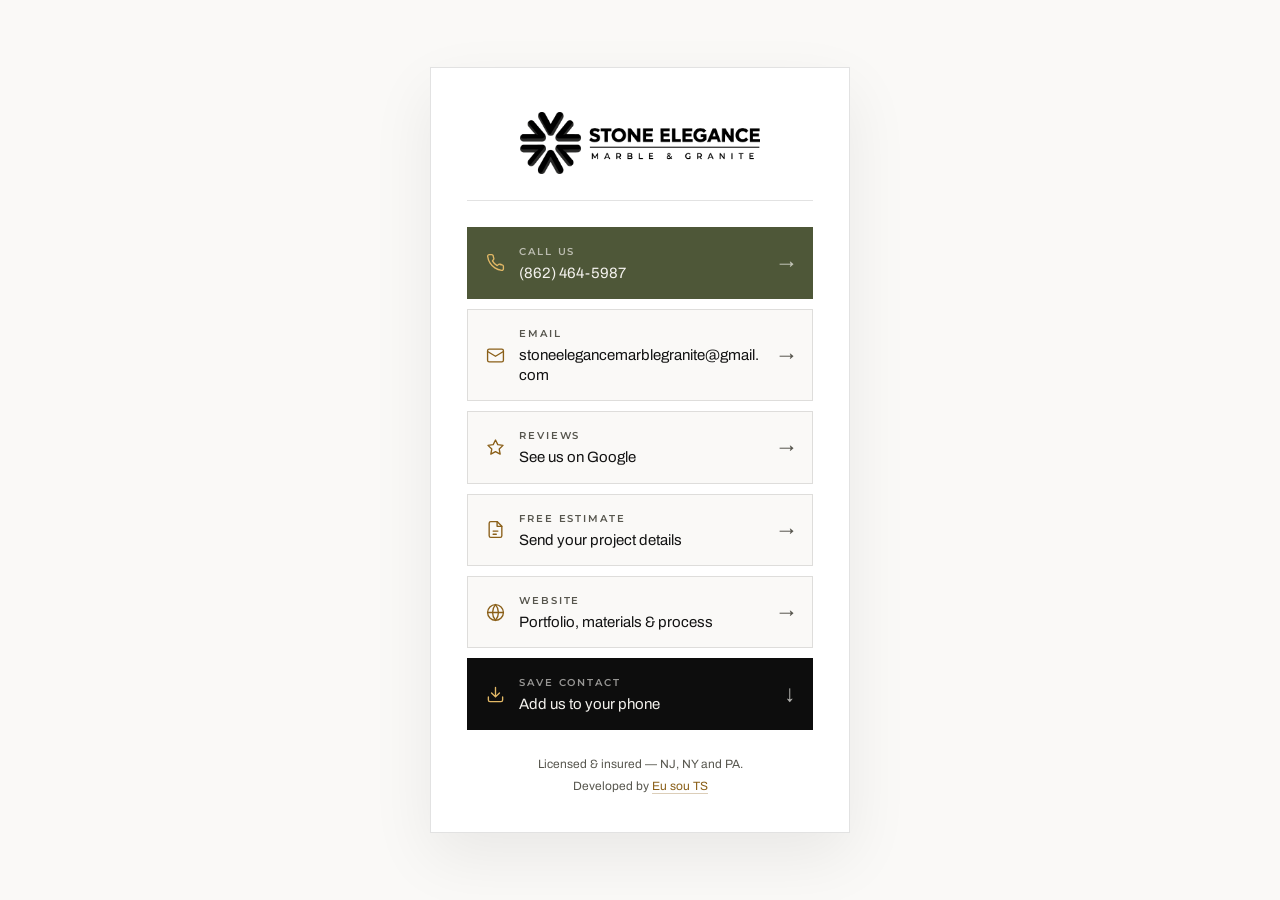
<file: redirect/index.html>
<!DOCTYPE html>
<html lang="en">
<head>
<meta charset="utf-8">
<meta name="viewport" content="width=device-width, initial-scale=1">
<title>Stone Elegance Marble &amp; Granite | Contact card</title>
<meta name="description" content="Call, email or save the contact for Stone Elegance Marble &amp; Granite — custom countertop fabrication and installation in Clifton, NJ.">
<meta name="robots" content="noindex,follow">
<meta name="theme-color" content="#FAF9F7">
<link rel="icon" href="/img/mark-dark.png">
<link rel="apple-touch-icon" href="/img/mark-dark.png">
<link rel="manifest" href="/site.webmanifest">
<link rel="preconnect" href="https://fonts.googleapis.com">
<link rel="preconnect" href="https://fonts.gstatic.com" crossorigin>
<link href="https://fonts.googleapis.com/css2?family=Montserrat:ital,wght@0,500;0,600;0,700;1,300&family=Archivo:wght@400;500;600&display=swap" rel="stylesheet">

<!-- GTM: paste the container snippet here if you want to measure QR scans. -->

<style>
/* Cross-document page transitions — same opt-in as the rest of the site. */
@view-transition{navigation:auto}
::view-transition-old(root){animation:pageOut .26s cubic-bezier(.4,0,1,1) both;mix-blend-mode:normal}
::view-transition-new(root){animation:pageIn .44s cubic-bezier(.22,.61,.36,1) both;mix-blend-mode:normal}
@keyframes pageOut{from{opacity:1;transform:none}to{opacity:0;transform:translateY(-10px)}}
@keyframes pageIn{from{opacity:0;transform:translateY(16px)}to{opacity:1;transform:none}}
@media (prefers-reduced-motion: reduce){
::view-transition-old(root),::view-transition-new(root){animation-duration:.001ms}
}
:root{
  --paper:#FAF9F7; --paper-2:#F4F2EE; --line:rgba(18,18,18,.12);
  --ink:#121212; --ink-soft:rgba(23,17,14,.72); --ink-mute:#57564E;
  --moss:#4E5738; --moss-lift:#63704A; --gold:#8A5F18; --gold-soft:#C8912F;
}
*{box-sizing:border-box}
html{-webkit-text-size-adjust:100%}
body{margin:0;min-height:100svh;display:flex;flex-direction:column;
  background:var(--paper);color:var(--ink);
  font:400 16px/1.7 Archivo,system-ui,-apple-system,sans-serif;
  -webkit-font-smoothing:antialiased}
img{display:block;max-width:100%}
a{color:inherit;text-decoration:none}
:focus-visible{outline:3px solid var(--gold-soft);outline-offset:3px}

main{flex:1;display:flex;align-items:center;justify-content:center;
  padding:clamp(28px,7vw,64px) 20px}

.card{width:100%;max-width:420px;background:#FFF;border:1px solid var(--line);
  padding:clamp(28px,6vw,44px) clamp(22px,5vw,36px) clamp(24px,5vw,34px);
  box-shadow:0 24px 60px rgba(18,18,18,.07)}

/* Head ------------------------------------------------------------------ */
.brand{padding-bottom:26px;border-bottom:1px solid var(--line)}
.brand a{display:block}
.brand img{width:min(240px,80%);height:auto;margin-inline:auto}

/* Buttons --------------------------------------------------------------- */
.links{display:grid;gap:10px;margin-top:26px}
.row{display:flex;align-items:center;gap:14px;padding:15px 18px;
  border:1px solid var(--line);background:var(--paper);
  transition:background .3s,border-color .3s,transform .3s}
.row:hover{background:var(--paper-2);border-color:rgba(18,18,18,.24);
  transform:translateY(-1px)}
.row svg{width:19px;height:19px;flex:0 0 auto;stroke:var(--gold);
  stroke-width:1.7;fill:none;stroke-linecap:round;stroke-linejoin:round}
.row b{display:block;font-family:Montserrat,system-ui,sans-serif;
  font-size:10px;font-weight:600;letter-spacing:.19em;text-transform:uppercase;
  color:var(--ink-mute);margin-bottom:3px}
.row span{display:block;font-size:15px;line-height:1.35;word-break:break-word}
.row .go{margin-left:auto;font-size:15px;color:var(--ink-mute);
  transition:transform .3s,color .3s}
.row:hover .go{transform:translateX(3px);color:var(--gold)}

.row.primary{background:var(--moss);border-color:var(--moss);color:#F4F2EE}
.row.primary:hover{background:var(--moss-lift);border-color:var(--moss-lift)}
.row.primary svg{stroke:#E2B866}
.row.primary b{color:rgba(244,242,238,.66)}
.row.primary .go{color:rgba(244,242,238,.7)}
.row.primary:hover .go{color:#E2B866}

.row.dark{background:#0D0D0D;border-color:#0D0D0D;color:#F4F2EE}
.row.dark:hover{background:#1C1C1C;border-color:#1C1C1C}
.row.dark svg{stroke:#E2B866}
.row.dark b{color:rgba(244,242,238,.6)}
.row.dark .go{color:rgba(244,242,238,.7)}

/* Social ---------------------------------------------------------------- */
.social{display:flex;justify-content:center;gap:12px;margin-top:22px;
  padding-top:22px;border-top:1px solid var(--line)}
.social a{display:grid;place-items:center;width:46px;height:46px;
  border:1px solid var(--line);background:var(--paper);
  transition:background .3s,border-color .3s,transform .3s}
.social a:hover{background:var(--moss);border-color:var(--moss);transform:translateY(-2px)}
.social svg{width:19px;height:19px;stroke:var(--ink);stroke-width:1.7;fill:none;
  stroke-linecap:round;stroke-linejoin:round;transition:stroke .3s}
.social a:hover svg{stroke:#E2B866}

/* Foot ------------------------------------------------------------------ */
.note{margin:24px 0 0;text-align:center;font-size:12px;line-height:1.8;
  color:var(--ink-mute)}
.note a{color:var(--gold);border-bottom:1px solid rgba(138,95,24,.3)}
.note a:hover{border-color:var(--gold)}

@media (prefers-reduced-motion:reduce){*{transition-duration:.01ms!important}}
</style>
</head>
<body>

<main>
  <div class="card">

    <div class="brand">
      <a href="/" aria-label="Stone Elegance Marble &amp; Granite home page">
        <img src="/img/logo-dark.png" alt="Stone Elegance Marble &amp; Granite" width="228" height="57">
      </a>
    </div>

    <div class="links">

      <a class="row primary" href="tel:+18624645987">
        <svg viewBox="0 0 24 24" aria-hidden="true"><path d="M22 16.9v3a2 2 0 0 1-2.2 2 19.8 19.8 0 0 1-8.6-3.1 19.5 19.5 0 0 1-6-6A19.8 19.8 0 0 1 2.1 4.2 2 2 0 0 1 4.1 2h3a2 2 0 0 1 2 1.7c.1 1 .4 1.9.7 2.8a2 2 0 0 1-.5 2.1L8.1 9.9a16 16 0 0 0 6 6l1.3-1.2a2 2 0 0 1 2.1-.5c.9.3 1.8.6 2.8.7a2 2 0 0 1 1.7 2Z"/></svg>
        <div><b>Call us</b><span>(862) 464-5987</span></div>
        <span class="go" aria-hidden="true">→</span>
      </a>

      <a class="row" href="mailto:stoneelegancemarblegranite@gmail.com">
        <svg viewBox="0 0 24 24" aria-hidden="true"><rect x="2" y="4" width="20" height="16" rx="2"/><path d="m2 7 10 6 10-6"/></svg>
        <div><b>Email</b><span>stoneelegancemarblegranite@gmail.com</span></div>
        <span class="go" aria-hidden="true">→</span>
      </a>

      <a class="row" href="https://www.google.com/maps/place/Stone+Elegance+Marble+%26+Granite/data=!4m2!3m1!1s0x0:0x54cea5bd7432807f?sa=X&amp;ved=1t:2428&amp;ictx=111" target="_blank" rel="noopener">
        <svg viewBox="0 0 24 24" aria-hidden="true"><path d="M12 2.5 14.9 8.4l6.6.9-4.8 4.6 1.2 6.5-5.9-3.1-5.9 3.1 1.2-6.5-4.8-4.6 6.6-.9Z"/></svg>
        <div><b>Reviews</b><span>See us on Google</span></div>
        <span class="go" aria-hidden="true">→</span>
      </a>

      <a class="row" href="/#contact">
        <svg viewBox="0 0 24 24" aria-hidden="true"><path d="M14 2H6a2 2 0 0 0-2 2v16a2 2 0 0 0 2 2h12a2 2 0 0 0 2-2V8Z"/><path d="M14 2v6h6M9 14h6M9 18h4"/></svg>
        <div><b>Free estimate</b><span>Send your project details</span></div>
        <span class="go" aria-hidden="true">→</span>
      </a>

      <a class="row" href="/">
        <svg viewBox="0 0 24 24" aria-hidden="true"><circle cx="12" cy="12" r="10"/><path d="M2 12h20M12 2a15.3 15.3 0 0 1 0 20 15.3 15.3 0 0 1 0-20Z"/></svg>
        <div><b>Website</b><span>Portfolio, materials &amp; process</span></div>
        <span class="go" aria-hidden="true">→</span>
      </a>

      <a class="row dark" href="/redirect/stone-elegance.vcf" download="stone-elegance.vcf">
        <svg viewBox="0 0 24 24" aria-hidden="true"><path d="M21 15v4a2 2 0 0 1-2 2H5a2 2 0 0 1-2-2v-4M7 10l5 5 5-5M12 15V3"/></svg>
        <div><b>Save contact</b><span>Add us to your phone</span></div>
        <span class="go" aria-hidden="true">↓</span>
      </a>

    </div>

    <!-- ========================================================================
         SOCIAL BUTTONS — commented out on purpose.
         Uncomment and replace the two href values with the real profile URLs.
         Shipping them with a placeholder link would send scans to a dead page.
    <div class="social">
      <a href="https://www.instagram.com/stone.elegance_/" target="_blank" rel="noopener" aria-label="Instagram">
        <svg viewBox="0 0 24 24" aria-hidden="true"><rect x="2" y="2" width="20" height="20" rx="5"/><circle cx="12" cy="12" r="4"/><circle cx="17.5" cy="6.5" r="1.2"/></svg>
      </a>
      <a href="https://www.facebook.com/stoneelegancemarblework/" target="_blank" rel="noopener" aria-label="Facebook">
        <svg viewBox="0 0 24 24" aria-hidden="true"><path d="M18 2h-3a5 5 0 0 0-5 5v3H7v4h3v8h4v-8h3l1-4h-4V7a1 1 0 0 1 1-1h3Z"/></svg>
      </a>
    </div>
    ======================================================================== -->

    <p class="note">
      Licensed &amp; insured &mdash; NJ, NY and PA.<br>
      Developed by <a href="https://eusouts.com/" target="_blank" rel="noopener">Eu sou TS</a>
    </p>

  </div>
</main>

</body>
</html>
</file>
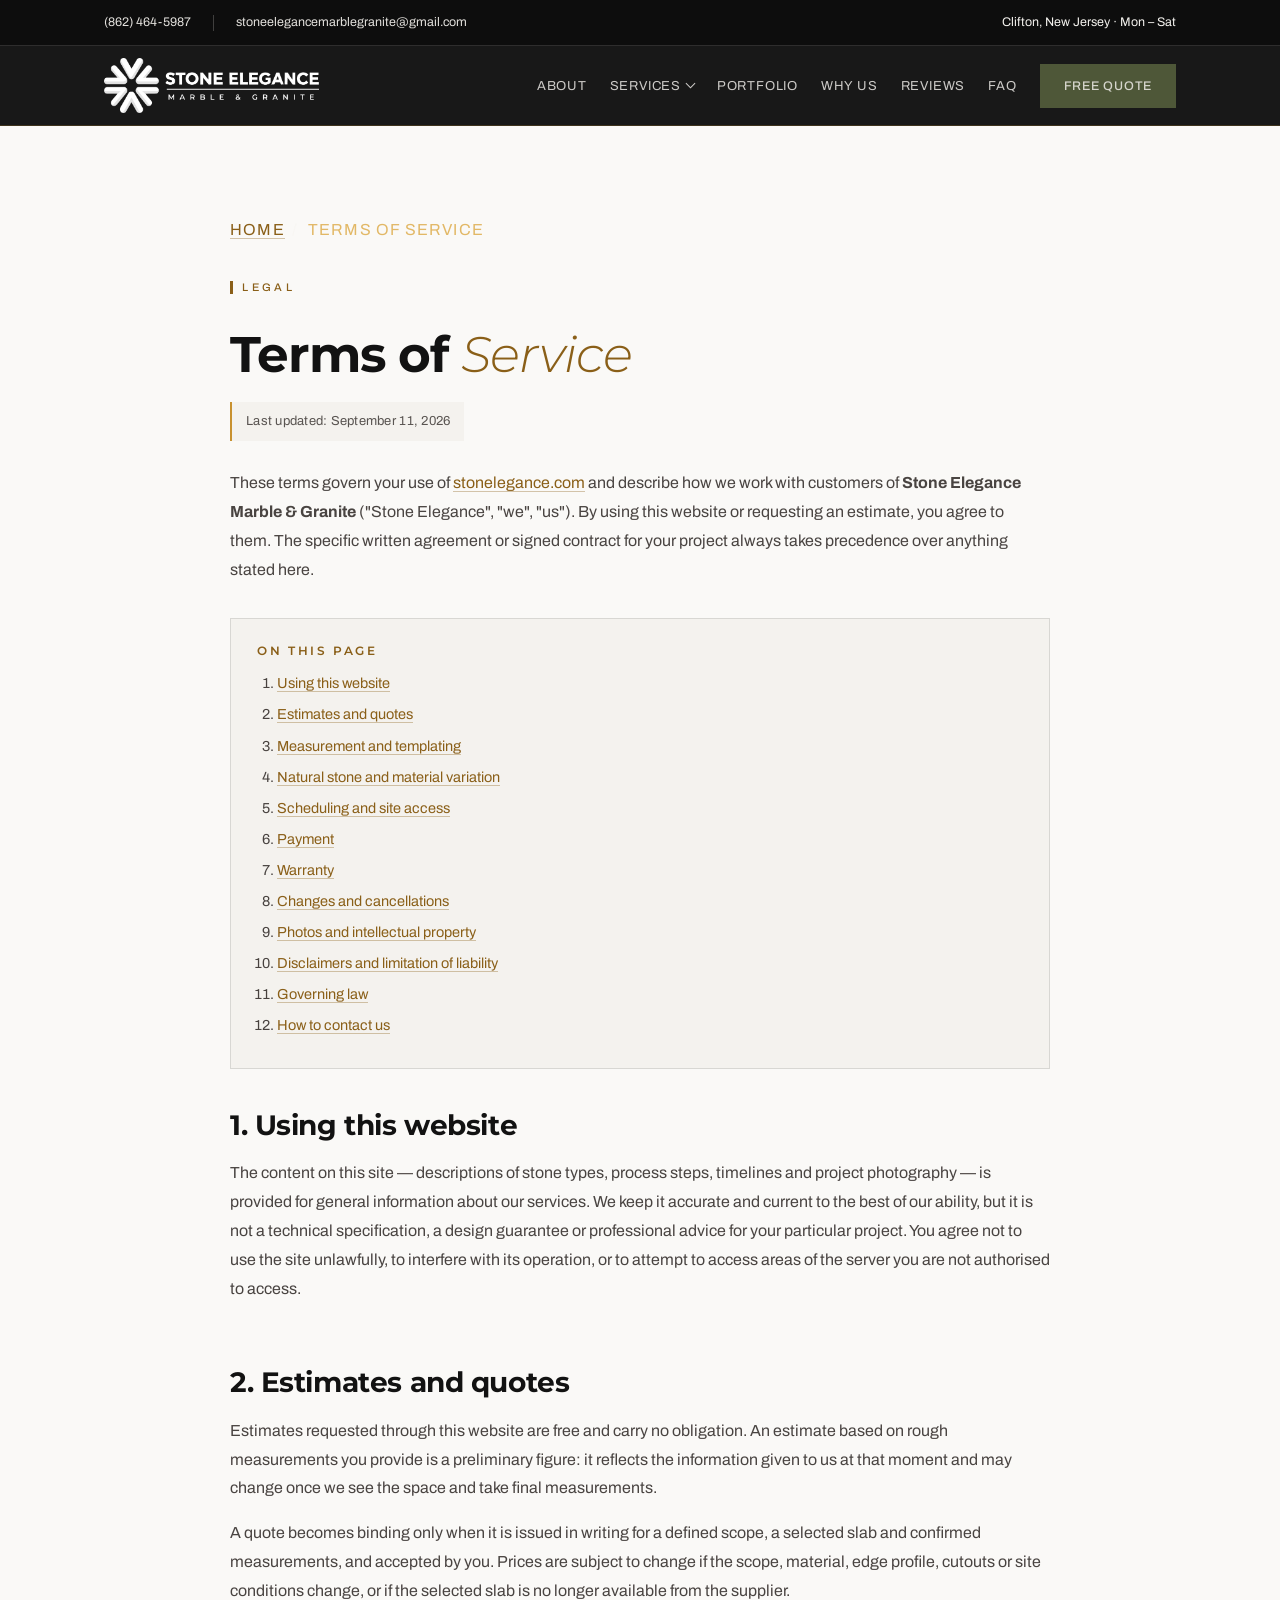
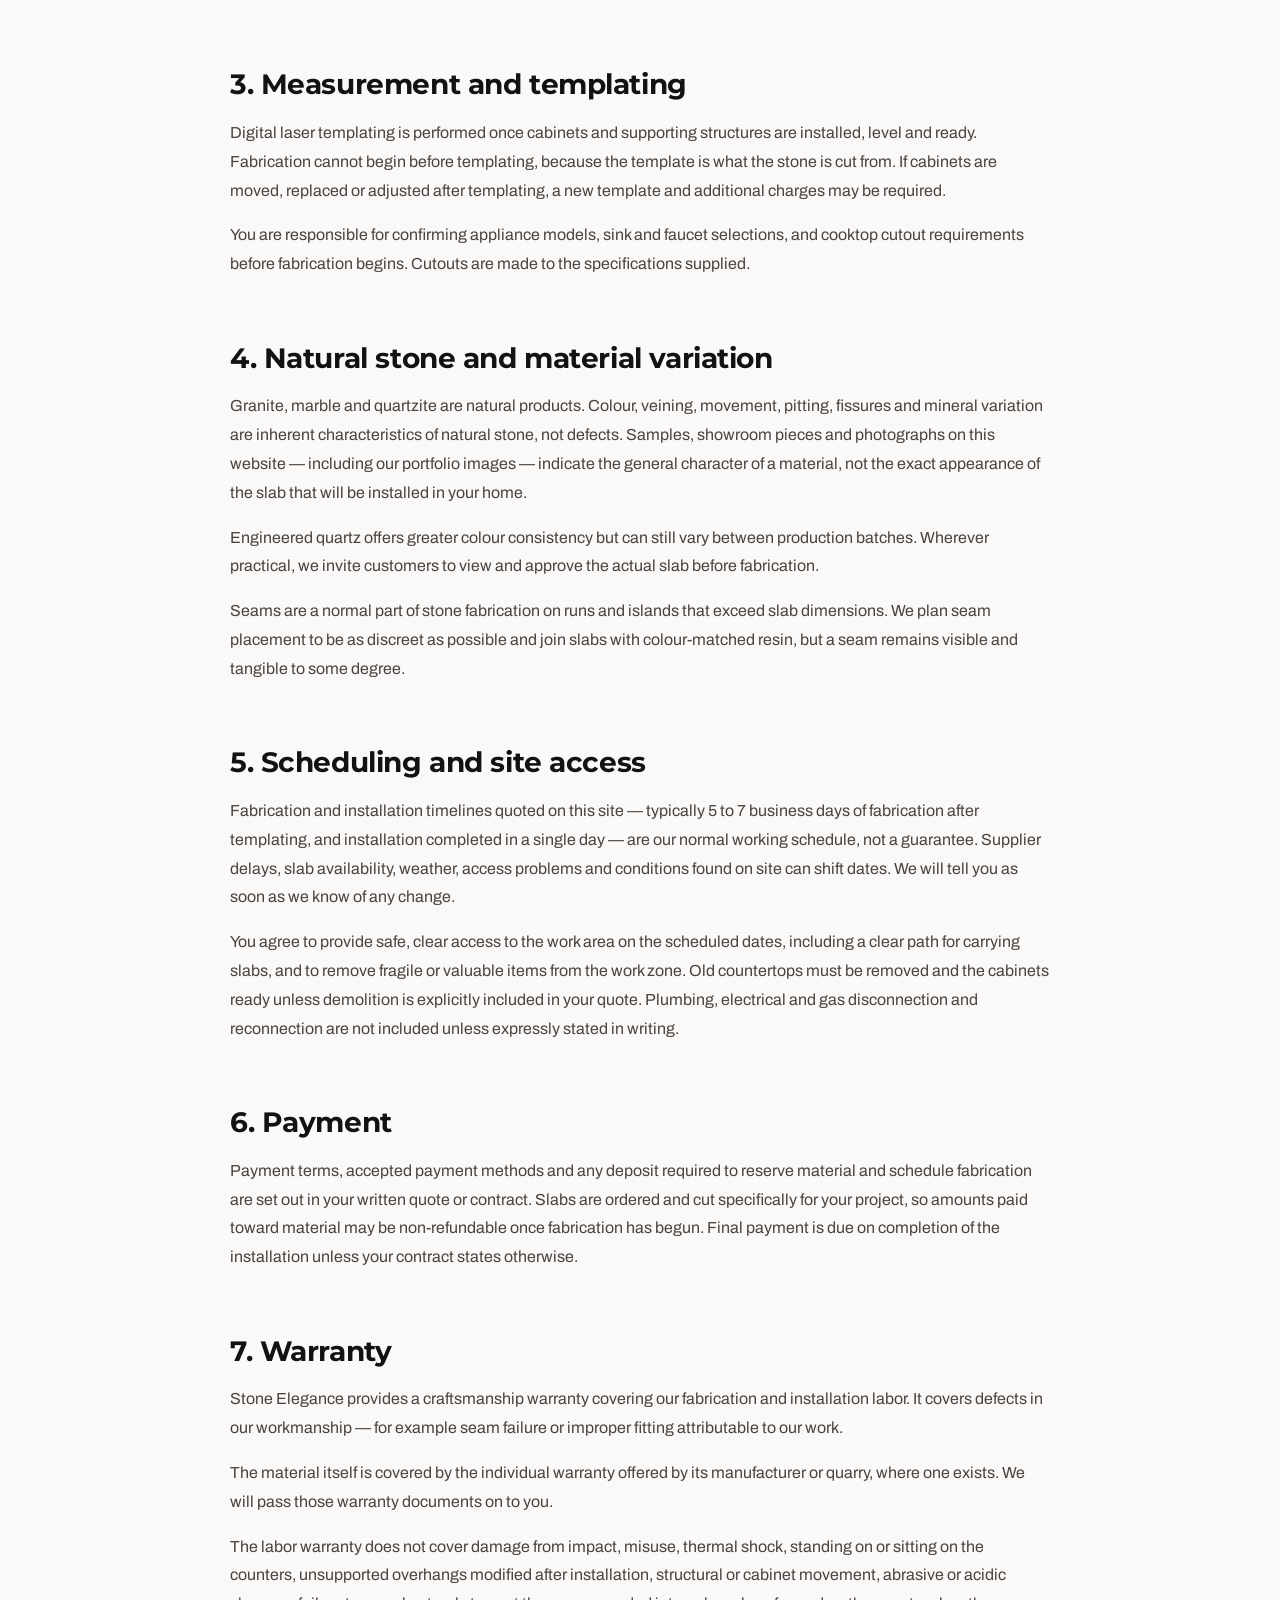
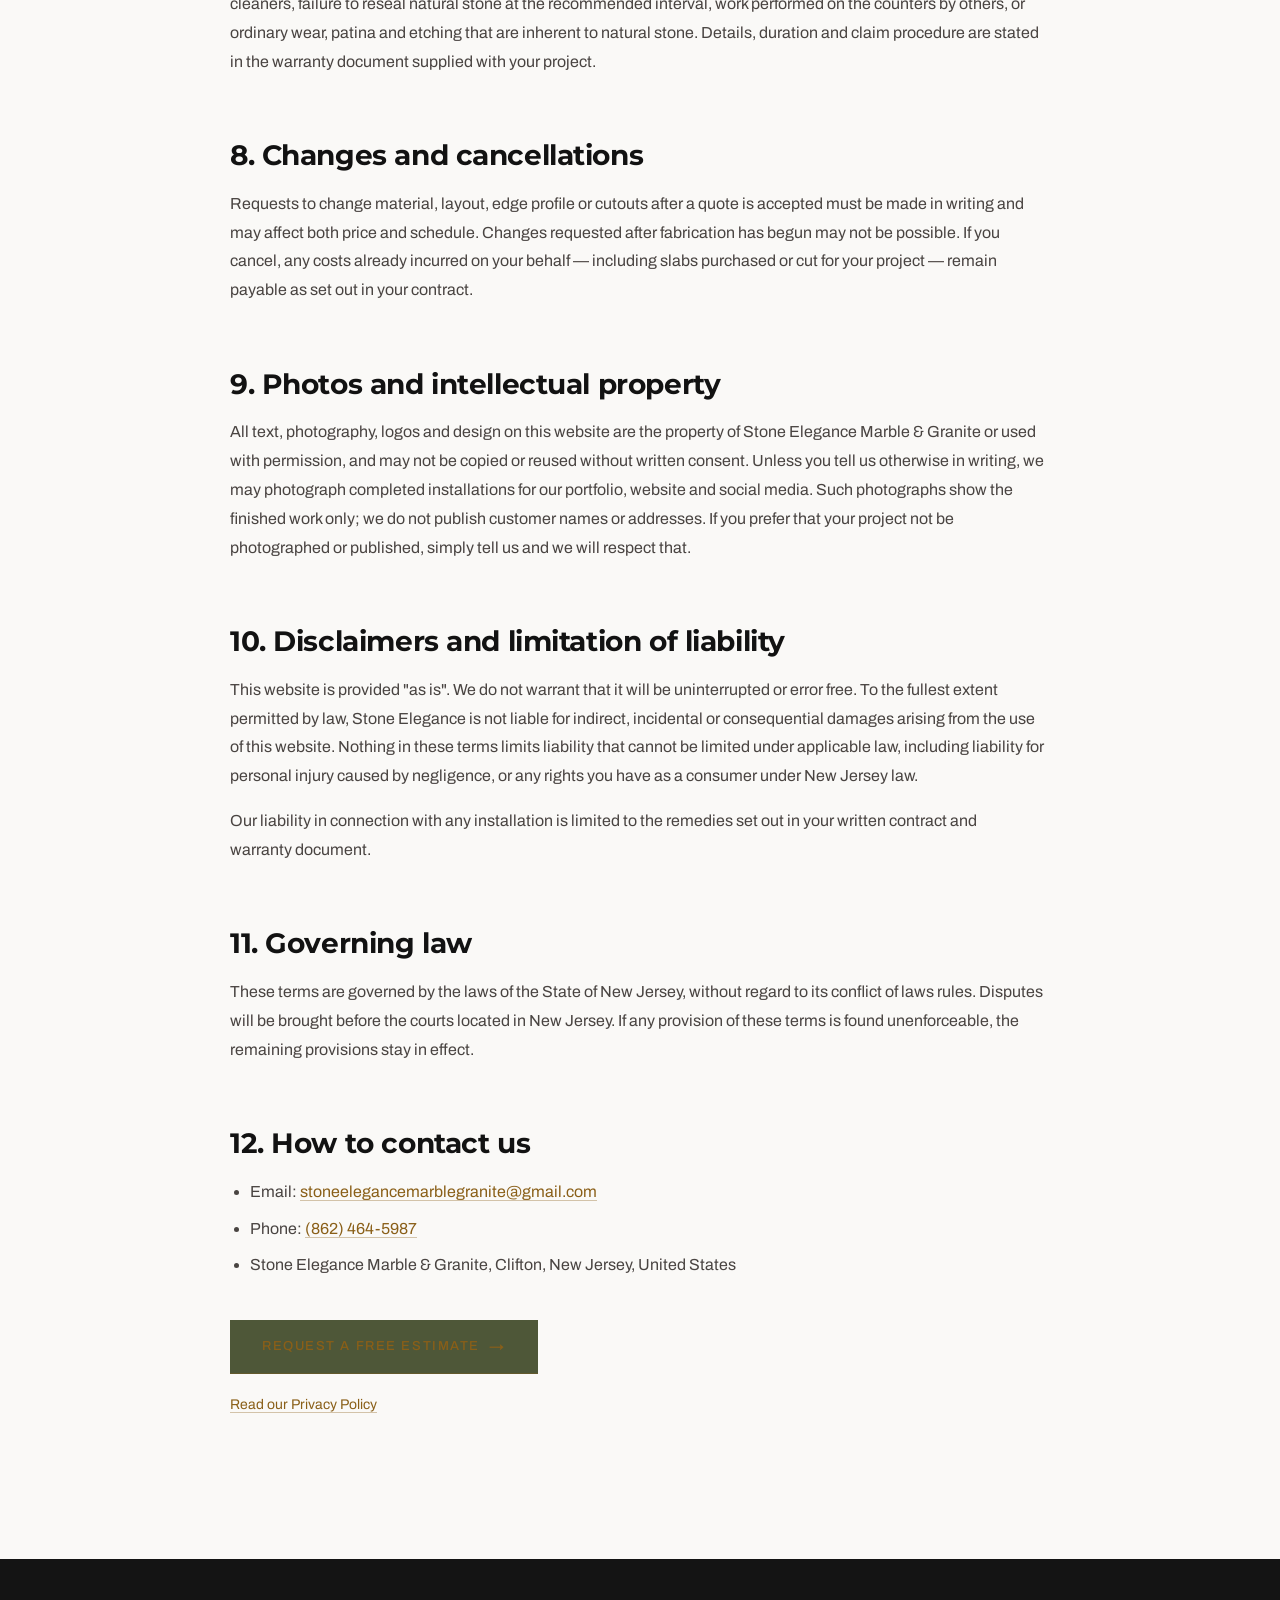
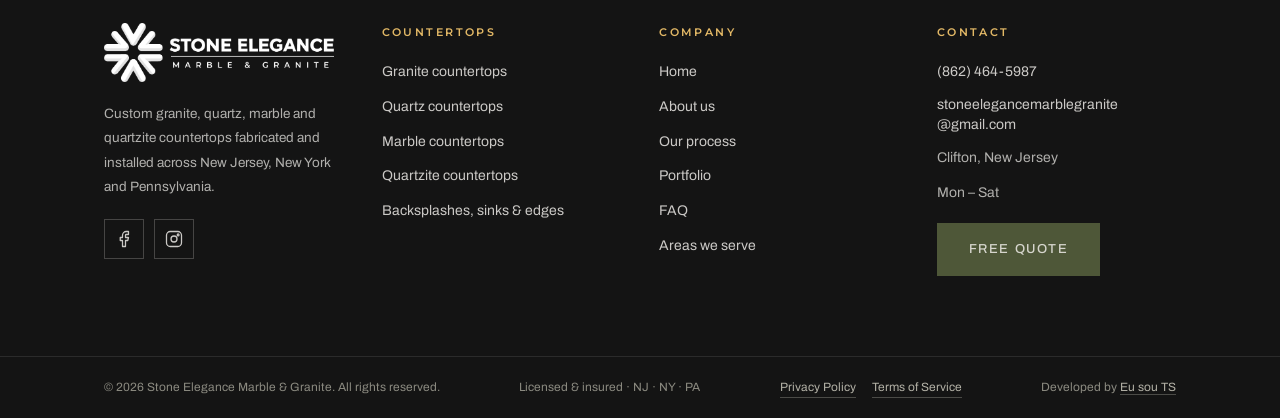
<file: terms/index.html>
<!DOCTYPE html>
<html lang="en">
<head>
<meta charset="utf-8">
<meta name="viewport" content="width=device-width, initial-scale=1">

<title>Terms of Service | Stone Elegance Marble &amp; Granite</title>
<meta name="description" content="The terms that govern the use of stonelegance.com, our estimates, our countertop fabrication and installation work, and our warranty.">
<link rel="canonical" href="https://stonelegance.com/terms/">
<meta name="robots" content="index,follow">
<meta name="theme-color" content="#4E5738">

<meta property="og:type" content="website">
<meta property="og:site_name" content="Stone Elegance Marble &amp; Granite">
<meta property="og:locale" content="en_US">
<meta property="og:url" content="https://stonelegance.com/terms/">
<meta property="og:title" content="Terms of Service | Stone Elegance Marble &amp; Granite">
<meta property="og:description" content="The terms that govern the use of stonelegance.com, our estimates and our countertop installation work.">

<link rel="icon" href="/img/mark-dark.png">
<link rel="apple-touch-icon" href="/img/mark-dark.png">
<link rel="manifest" href="/site.webmanifest">
<link rel="preconnect" href="https://fonts.googleapis.com">
<link rel="preconnect" href="https://fonts.gstatic.com" crossorigin>
<link href="https://fonts.googleapis.com/css2?family=Montserrat:ital,wght@0,300;0,400;0,500;0,600;0,700;1,300&family=Archivo:wght@300;400;500;600&display=swap" rel="stylesheet">
<link rel="stylesheet" href="/css/pages.css">

<script type="application/ld+json">
{
  "@context": "https://schema.org",
  "@graph": [
    {
      "@type": "WebPage",
      "@id": "https://stonelegance.com/terms/#webpage",
      "url": "https://stonelegance.com/terms/",
      "name": "Terms of Service | Stone Elegance Marble & Granite",
      "inLanguage": "en-US",
      "isPartOf": { "@id": "https://stonelegance.com/#website" },
      "publisher": { "@id": "https://stonelegance.com/#business" },
      "dateModified": "2026-09-11",
      "breadcrumb": { "@id": "https://stonelegance.com/terms/#breadcrumb" }
    },
    {
      "@type": "BreadcrumbList",
      "@id": "https://stonelegance.com/terms/#breadcrumb",
      "itemListElement": [
        { "@type": "ListItem", "position": 1, "name": "Home", "item": "https://stonelegance.com/" },
        { "@type": "ListItem", "position": 2, "name": "Terms of Service" }
      ]
    }
  ]
}
</script>
</head>
<body>

<div class="top-strip">
  <div class="top-strip-inner">
    <div class="grp">
      <a href="tel:+18624645987">(862) 464-5987</a>
      <span class="sep"></span>
      <a href="mailto:stoneelegancemarblegranite@gmail.com">stoneelegancemarblegranite@gmail.com</a>
    </div>
    <div class="grp"><span>Clifton, New Jersey · Mon – Sat</span></div>
  </div>
</div>

<header class="site-header">
  <div class="site-header-inner">
    <a href="/" aria-label="Stone Elegance Marble &amp; Granite home page"><img class="site-logo" src="/img/logo-white.png" alt="Stone Elegance Marble &amp; Granite" width="260" height="58"></a>
    <button class="menu-btn" type="button" data-menu-button aria-expanded="false" aria-controls="mobile-menu" aria-label="Open menu"><span></span></button>
    <nav class="desktop-nav" aria-label="Main">
      <a href="/#about">About</a>
      <span class="nav-has-drop">
        <a href="/#materials">Services<span class="nav-caret" aria-hidden="true"></span></a>
        <span class="nav-drop">
          <a href="/granite-countertops/">Granite countertops</a>
          <a href="/quartz-countertops/">Quartz countertops</a>
          <a href="/marble-countertops/">Marble countertops</a>
          <a href="/quartzite-countertops/">Quartzite countertops</a>
          <span class="divider"></span>
          <a href="/#materials">Backsplashes, sinks &amp; edges</a>
        </span>
      </span>
      <a href="/#portfolio">Portfolio</a>
      <a href="/#why">Why us</a>
      <a href="/#reviews">Reviews</a>
      <a href="/#faq">FAQ</a>
      <a class="btn" href="/#contact">Free quote</a>
    </nav>
  </div>
  <nav class="mobile-menu-panel" id="mobile-menu" data-menu-panel aria-label="Mobile">
    <a href="/">Home</a>
    <a href="/#about">About</a>
    <a href="/#materials">Services</a>
    <a class="sub" href="/granite-countertops/">Granite countertops</a>
    <a class="sub" href="/quartz-countertops/">Quartz countertops</a>
    <a class="sub" href="/marble-countertops/">Marble countertops</a>
    <a class="sub" href="/quartzite-countertops/">Quartzite countertops</a>
    <a href="/#portfolio">Portfolio</a>
    <a href="/#areas">Areas we serve</a>
    <a href="/#faq">FAQ</a>
    <a href="/#contact">Free quote</a>
  </nav>
</header>

<main class="legal">
  <div class="wrap-narrow">
    <nav class="crumbs" aria-label="Breadcrumb" style="color:rgba(23,17,14,.55);margin-bottom:22px">
      <ol>
        <li><a href="/" style="color:#8A5F18">Home</a></li>
        <li><span aria-current="page">Terms of Service</span></li>
      </ol>
    </nav>

    <span class="eyebrow">Legal</span>
    <h1 style="margin:.5em 0 .4em;font-weight:700;font-size:clamp(30px,4.2vw,50px);line-height:1.1;letter-spacing:-.022em">Terms of <span class="ital">Service</span></h1>
    <p class="updated">Last updated: September 11, 2026</p>

    <p style="margin-top:28px">These terms govern your use of <a href="https://stonelegance.com/">stonelegance.com</a> and describe how we work with customers of <strong>Stone Elegance Marble &amp; Granite</strong> ("Stone Elegance", "we", "us"). By using this website or requesting an estimate, you agree to them. The specific written agreement or signed contract for your project always takes precedence over anything stated here.</p>

    <div class="toc">
      <h2>On this page</h2>
      <ol>
        <li><a href="#use">Using this website</a></li>
        <li><a href="#estimates">Estimates and quotes</a></li>
        <li><a href="#templating">Measurement and templating</a></li>
        <li><a href="#material">Natural stone and material variation</a></li>
        <li><a href="#scheduling">Scheduling and site access</a></li>
        <li><a href="#payment">Payment</a></li>
        <li><a href="#warranty">Warranty</a></li>
        <li><a href="#cancellation">Changes and cancellations</a></li>
        <li><a href="#ip">Photos and intellectual property</a></li>
        <li><a href="#liability">Disclaimers and limitation of liability</a></li>
        <li><a href="#law">Governing law</a></li>
        <li><a href="#contact">How to contact us</a></li>
      </ol>
    </div>

    <h2 id="use">1. Using this website</h2>
    <p>The content on this site — descriptions of stone types, process steps, timelines and project photography — is provided for general information about our services. We keep it accurate and current to the best of our ability, but it is not a technical specification, a design guarantee or professional advice for your particular project. You agree not to use the site unlawfully, to interfere with its operation, or to attempt to access areas of the server you are not authorised to access.</p>

    <h2 id="estimates">2. Estimates and quotes</h2>
    <p>Estimates requested through this website are free and carry no obligation. An estimate based on rough measurements you provide is a preliminary figure: it reflects the information given to us at that moment and may change once we see the space and take final measurements.</p>
    <p>A quote becomes binding only when it is issued in writing for a defined scope, a selected slab and confirmed measurements, and accepted by you. Prices are subject to change if the scope, material, edge profile, cutouts or site conditions change, or if the selected slab is no longer available from the supplier.</p>

    <h2 id="templating">3. Measurement and templating</h2>
    <p>Digital laser templating is performed once cabinets and supporting structures are installed, level and ready. Fabrication cannot begin before templating, because the template is what the stone is cut from. If cabinets are moved, replaced or adjusted after templating, a new template and additional charges may be required.</p>
    <p>You are responsible for confirming appliance models, sink and faucet selections, and cooktop cutout requirements before fabrication begins. Cutouts are made to the specifications supplied.</p>

    <h2 id="material">4. Natural stone and material variation</h2>
    <p>Granite, marble and quartzite are natural products. Colour, veining, movement, pitting, fissures and mineral variation are inherent characteristics of natural stone, not defects. Samples, showroom pieces and photographs on this website — including our portfolio images — indicate the general character of a material, not the exact appearance of the slab that will be installed in your home.</p>
    <p>Engineered quartz offers greater colour consistency but can still vary between production batches. Wherever practical, we invite customers to view and approve the actual slab before fabrication.</p>
    <p>Seams are a normal part of stone fabrication on runs and islands that exceed slab dimensions. We plan seam placement to be as discreet as possible and join slabs with colour-matched resin, but a seam remains visible and tangible to some degree.</p>

    <h2 id="scheduling">5. Scheduling and site access</h2>
    <p>Fabrication and installation timelines quoted on this site — typically 5 to 7 business days of fabrication after templating, and installation completed in a single day — are our normal working schedule, not a guarantee. Supplier delays, slab availability, weather, access problems and conditions found on site can shift dates. We will tell you as soon as we know of any change.</p>
    <p>You agree to provide safe, clear access to the work area on the scheduled dates, including a clear path for carrying slabs, and to remove fragile or valuable items from the work zone. Old countertops must be removed and the cabinets ready unless demolition is explicitly included in your quote. Plumbing, electrical and gas disconnection and reconnection are not included unless expressly stated in writing.</p>

    <h2 id="payment">6. Payment</h2>
    <p>Payment terms, accepted payment methods and any deposit required to reserve material and schedule fabrication are set out in your written quote or contract. Slabs are ordered and cut specifically for your project, so amounts paid toward material may be non-refundable once fabrication has begun. Final payment is due on completion of the installation unless your contract states otherwise.</p>

    <h2 id="warranty">7. Warranty</h2>
    <p>Stone Elegance provides a craftsmanship warranty covering our fabrication and installation labor. It covers defects in our workmanship — for example seam failure or improper fitting attributable to our work.</p>
    <p>The material itself is covered by the individual warranty offered by its manufacturer or quarry, where one exists. We will pass those warranty documents on to you.</p>
    <p>The labor warranty does not cover damage from impact, misuse, thermal shock, standing on or sitting on the counters, unsupported overhangs modified after installation, structural or cabinet movement, abrasive or acidic cleaners, failure to reseal natural stone at the recommended interval, work performed on the counters by others, or ordinary wear, patina and etching that are inherent to natural stone. Details, duration and claim procedure are stated in the warranty document supplied with your project.</p>

    <h2 id="cancellation">8. Changes and cancellations</h2>
    <p>Requests to change material, layout, edge profile or cutouts after a quote is accepted must be made in writing and may affect both price and schedule. Changes requested after fabrication has begun may not be possible. If you cancel, any costs already incurred on your behalf — including slabs purchased or cut for your project — remain payable as set out in your contract.</p>

    <h2 id="ip">9. Photos and intellectual property</h2>
    <p>All text, photography, logos and design on this website are the property of Stone Elegance Marble &amp; Granite or used with permission, and may not be copied or reused without written consent. Unless you tell us otherwise in writing, we may photograph completed installations for our portfolio, website and social media. Such photographs show the finished work only; we do not publish customer names or addresses. If you prefer that your project not be photographed or published, simply tell us and we will respect that.</p>

    <h2 id="liability">10. Disclaimers and limitation of liability</h2>
    <p>This website is provided "as is". We do not warrant that it will be uninterrupted or error free. To the fullest extent permitted by law, Stone Elegance is not liable for indirect, incidental or consequential damages arising from the use of this website. Nothing in these terms limits liability that cannot be limited under applicable law, including liability for personal injury caused by negligence, or any rights you have as a consumer under New Jersey law.</p>
    <p>Our liability in connection with any installation is limited to the remedies set out in your written contract and warranty document.</p>

    <h2 id="law">11. Governing law</h2>
    <p>These terms are governed by the laws of the State of New Jersey, without regard to its conflict of laws rules. Disputes will be brought before the courts located in New Jersey. If any provision of these terms is found unenforceable, the remaining provisions stay in effect.</p>

    <h2 id="contact">12. How to contact us</h2>
    <ul>
      <li>Email: <a href="mailto:stoneelegancemarblegranite@gmail.com">stoneelegancemarblegranite@gmail.com</a></li>
      <li>Phone: <a href="tel:+18624645987">(862) 464-5987</a></li>
      <li>Stone Elegance Marble &amp; Granite, Clifton, New Jersey, United States</li>
    </ul>

    <p style="margin-top:40px"><a class="btn" href="/#contact">Request a free estimate <span class="arw">&rarr;</span></a></p>
    <p style="margin-top:18px;font-size:14px"><a href="/privacy-policy/">Read our Privacy Policy</a></p>
  </div>
</main>

<footer class="site-footer">
  <div class="footer-top">
    <div>
      <img src="/img/logo-white.png" alt="Stone Elegance Marble &amp; Granite" width="240" height="54">
      <p class="blurb">Custom granite, quartz, marble and quartzite countertops fabricated and installed across New Jersey, New York and Pennsylvania.</p>
      <div class="footer-social">
        <a href="https://www.facebook.com/stoneelegancemarblework/" target="_blank" rel="noopener" aria-label="Stone Elegance on Facebook"><svg viewBox="0 0 24 24" aria-hidden="true"><path d="M18 2h-3a5 5 0 0 0-5 5v3H7v4h3v8h4v-8h3l1-4h-4V7a1 1 0 0 1 1-1h3Z"></path></svg></a>
        <a href="https://www.instagram.com/stone.elegance_/" target="_blank" rel="noopener" aria-label="Stone Elegance on Instagram"><svg viewBox="0 0 24 24" aria-hidden="true"><rect x="2" y="2" width="20" height="20" rx="5"></rect><circle cx="12" cy="12" r="4"></circle><circle cx="17.5" cy="6.5" r="1.2"></circle></svg></a>
      </div>
    </div>
    <div class="footer-col">
      <h2>Countertops</h2>
      <nav aria-label="Countertop materials">
        <a href="/granite-countertops/">Granite countertops</a>
        <a href="/quartz-countertops/">Quartz countertops</a>
        <a href="/marble-countertops/">Marble countertops</a>
        <a href="/quartzite-countertops/">Quartzite countertops</a>
        <a href="/#materials">Backsplashes, sinks &amp; edges</a>
      </nav>
    </div>
    <div class="footer-col">
      <h2>Company</h2>
      <nav aria-label="Company">
        <a href="/">Home</a>
        <a href="/#about">About us</a>
        <a href="/#process">Our process</a>
        <a href="/#portfolio">Portfolio</a>
        <a href="/#faq">FAQ</a>
        <a href="/#areas">Areas we serve</a>
      </nav>
    </div>
    <div class="footer-col">
      <h2>Contact</h2>
      <div class="lines">
        <a href="tel:+18624645987">(862) 464-5987</a>
        <a class="footer-email" href="mailto:stoneelegancemarblegranite@gmail.com"><span>stoneelegancemarblegranite</span><span>@gmail.com</span></a>
        <span>Clifton, New Jersey</span>
        <span>Mon – Sat</span>
      </div>
      <p style="margin-top:18px"><a class="btn" href="/#contact">Free quote</a></p>
    </div>
  </div>
  <div class="footer-bottom">
    <div>
      <span>© 2026 Stone Elegance Marble &amp; Granite. All rights reserved.</span>
      <span>Licensed &amp; insured · NJ · NY · PA</span>
      <span class="footer-legal"><a href="/privacy-policy/">Privacy Policy</a><a href="/terms/">Terms of Service</a></span>
      <span>Developed by <a href="https://eusouts.com/" target="_blank" rel="noopener">Eu sou TS</a></span>
    </div>
  </div>
</footer>

<script src="/js/pages.js" defer></script>
</body>
</html>
</file>
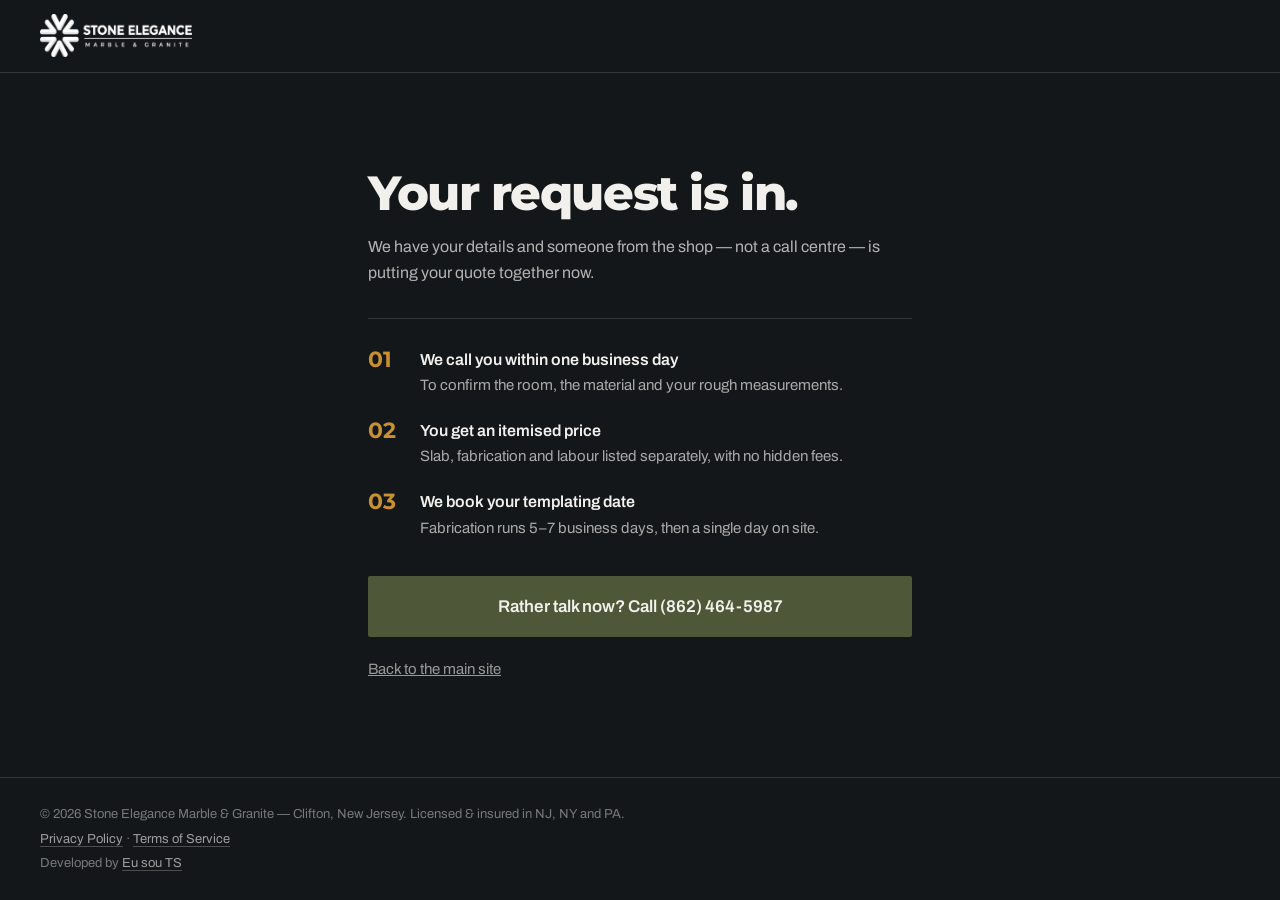
<file: thanks/index.html>
<!DOCTYPE html>
<html lang="en">
<head>
<meta charset="utf-8">
<meta name="viewport" content="width=device-width, initial-scale=1">
<title>Request received | Stone Elegance</title>
<meta name="robots" content="noindex,nofollow">
<meta name="theme-color" content="#14171A">
<link rel="icon" href="/img/mark-dark.png">
<link rel="apple-touch-icon" href="/img/mark-dark.png">
<link rel="preconnect" href="https://fonts.googleapis.com">
<link rel="preconnect" href="https://fonts.gstatic.com" crossorigin>
<link href="https://fonts.googleapis.com/css2?family=Montserrat:wght@700;800&family=Archivo:wght@400;600&display=swap" rel="stylesheet">

<!-- Web3Forms only redirects here after a form is accepted, so this page view
     is the confirmed lead. The dataLayer push must sit BEFORE the GTM snippet
     so the event is already in the queue when the container boots. -->
<script>window.dataLayer=window.dataLayer||[];dataLayer.push({'event':'lead_submission'});</script>

<!-- Google Tag Manager -->
<script>(function(w,d,s,l,i){w[l]=w[l]||[];w[l].push({'gtm.start':
new Date().getTime(),event:'gtm.js'});var f=d.getElementsByTagName(s)[0],
j=d.createElement(s),dl=l!='dataLayer'?'&l='+l:'';j.async=true;j.src=
'https://www.googletagmanager.com/gtm.js?id='+i+dl;f.parentNode.insertBefore(j,f);
})(window,document,'script','dataLayer','GTM-NNMVTTCG');</script>
<!-- End Google Tag Manager -->

<style>
/* Cross-document page transitions — same opt-in as the rest of the site. */
@view-transition{navigation:auto}
::view-transition-old(root){animation:pageOut .26s cubic-bezier(.4,0,1,1) both;mix-blend-mode:normal}
::view-transition-new(root){animation:pageIn .44s cubic-bezier(.22,.61,.36,1) both;mix-blend-mode:normal}
@keyframes pageOut{from{opacity:1;transform:none}to{opacity:0;transform:translateY(-10px)}}
@keyframes pageIn{from{opacity:0;transform:translateY(16px)}to{opacity:1;transform:none}}
@media (prefers-reduced-motion: reduce){
::view-transition-old(root),::view-transition-new(root){animation-duration:.001ms}
}
:root{--quarry:#14171A;--chalk:#F2F0EC;--brass:#C8912F;--brass-soft:#E2B866;
--moss:#4E5738;--moss-lift:#63704A;--line:rgba(242,240,236,.14)}
*{box-sizing:border-box}
body{margin:0;min-height:100vh;display:flex;flex-direction:column;
background:var(--quarry);color:var(--chalk);
font:400 1rem/1.6 Archivo,system-ui,-apple-system,sans-serif;-webkit-font-smoothing:antialiased}
img{display:block;max-width:100%}
a{color:inherit}
:focus-visible{outline:3px solid var(--brass-soft);outline-offset:3px}
header{padding:.9rem 1.25rem;border-bottom:1px solid var(--line)}
header img{width:9.5rem}
main{flex:1;display:flex;align-items:center;padding:3rem 1.25rem}
.inner{width:100%;max-width:34rem;margin:0 auto}
h1{font-family:Montserrat,sans-serif;font-size:clamp(1.9rem,7.5vw,3rem);font-weight:800;
line-height:1.05;letter-spacing:-.03em;margin:0 0 1rem}
p{margin:0 0 1rem;color:rgba(242,240,236,.72)}
ol{margin:2rem 0 0;padding:0;list-style:none;counter-reset:s;display:grid;gap:1.25rem;
border-top:1px solid var(--line);padding-top:1.75rem}
li{counter-increment:s;display:grid;grid-template-columns:2.25rem 1fr;gap:1rem;align-items:start}
li::before{content:counter(s,decimal-leading-zero);font-family:Montserrat,sans-serif;
font-size:1.35rem;font-weight:700;color:var(--brass);line-height:1.2}
li b{display:block;font-weight:600;color:var(--chalk)}
li span{font-size:.9375rem;color:rgba(242,240,236,.68)}
.cta{display:block;margin-top:2.25rem;padding:1.05rem 1.5rem;border-radius:2px;
background:var(--moss);color:var(--chalk);text-align:center;text-decoration:none;
font-size:1.0625rem;font-weight:600;transition:background .2s ease}
.cta:hover{background:var(--moss-lift)}
.back{display:inline-block;margin-top:1.25rem;font-size:.9375rem;color:rgba(242,240,236,.6)}
footer{padding:1.5rem 1.25rem;border-top:1px solid var(--line);
font-size:.8125rem;line-height:1.9;color:rgba(242,240,236,.45)}
footer a{color:rgba(242,240,236,.62);text-decoration:none;
border-bottom:1px solid rgba(242,240,236,.25)}
footer a:hover{color:var(--brass-soft);border-color:var(--brass-soft)}
@media(min-width:40rem){header,main,footer{padding-left:2.5rem;padding-right:2.5rem}}
@media(prefers-reduced-motion:reduce){*{transition-duration:.01ms!important}}
</style>
</head>
<body>
<!-- Google Tag Manager (noscript) -->
<noscript><iframe src="https://www.googletagmanager.com/ns.html?id=GTM-NNMVTTCG"
height="0" width="0" style="display:none;visibility:hidden"></iframe></noscript>
<!-- End Google Tag Manager (noscript) -->

<header>
  <img src="/img/logo-white.png" alt="Stone Elegance Marble &amp; Granite" width="192" height="43">
</header>

<main>
  <div class="inner">
    <h1>Your request is in.</h1>
    <p>We have your details and someone from the shop &mdash; not a call centre &mdash; is putting your quote together now.</p>

    <ol>
      <li><div><b>We call you within one business day</b><span>To confirm the room, the material and your rough measurements.</span></div></li>
      <li><div><b>You get an itemised price</b><span>Slab, fabrication and labour listed separately, with no hidden fees.</span></div></li>
      <li><div><b>We book your templating date</b><span>Fabrication runs 5&ndash;7 business days, then a single day on site.</span></div></li>
    </ol>

    <a class="cta" href="tel:+18624645987">Rather talk now? Call (862) 464-5987</a>
    <a class="back" href="/">Back to the main site</a>
  </div>
</main>

<footer>
  &copy; 2026 Stone Elegance Marble &amp; Granite &mdash; Clifton, New Jersey. Licensed &amp; insured in NJ, NY and PA.<br>
  <a href="/privacy-policy/">Privacy Policy</a> &middot; <a href="/terms/">Terms of Service</a><br>
  Developed by <a href="https://eusouts.com/" target="_blank" rel="noopener">Eu sou TS</a>
</footer>

</body>
</html>
</file>
<file: css/pages.css>
/* =============================================================================
   Stone Elegance — shared stylesheet for the static sub-pages.

   The home page (index.html) is a Design Canvas file and styles itself inline.
   These pages are plain static HTML on purpose: the copy must be in the markup
   before any script runs, because they exist to be indexed.

   Visual language mirrors the home page exactly — same brand tokens, same
   Montserrat/Archivo pairing, same eyebrow + italic-gold-headline device.
   ============================================================================= */

:root{
  --paper:#FAF9F7; --paper-2:#F4F2EE; --paper-3:#F1EFEC;
  --ink:#121212; --ink-2:#0D0D0D; --ink-3:#141414;
  --ink-soft:rgba(23,17,14,.78); --ink-mute:rgba(23,17,14,.7);
  --moss:#4E5738; --moss-lift:#63704A;
  --gold:#C8912F; --gold-soft:#E2B866; --gold-deep:#8A5F18;
  --chalk:#F4F2EE;
  --line:rgba(18,18,18,.12); --line-dark:rgba(244,242,238,.16);
  --shell:clamp(20px,5vw,64px);
  --sect:clamp(72px,10vw,140px);
}

*{box-sizing:border-box}
html{scroll-behavior:smooth;-webkit-text-size-adjust:100%}
body{margin:0;background:var(--paper);color:var(--ink);
  font-family:Archivo,system-ui,-apple-system,sans-serif;font-weight:400;
  line-height:1.7;-webkit-font-smoothing:antialiased;overflow-x:hidden}
img{display:block;max-width:100%}
a{color:inherit;text-decoration:none}
::selection{background:var(--moss);color:var(--chalk)}
:focus-visible{outline:3px solid var(--gold-soft);outline-offset:3px}
input,select,textarea,button{font-family:inherit}

/* --- cross-document page transitions --------------------------------------
   Pure progressive enhancement. Both the outgoing and the incoming document
   must carry the opt-in, so this same block is repeated in the home page's real
   <head> (not its <helmet>, which the runtime injects too late to be seen on
   the way in) and in lp/, thanks/, 404 and redirect/.
   Browsers without the API just navigate instantly, exactly as before.
   ------------------------------------------------------------------------- */
@view-transition{navigation:auto}
::view-transition-old(root){animation:pageOut .26s cubic-bezier(.4,0,1,1) both;mix-blend-mode:normal}
::view-transition-new(root){animation:pageIn .44s cubic-bezier(.22,.61,.36,1) both;mix-blend-mode:normal}
@keyframes pageOut{from{opacity:1;transform:none}to{opacity:0;transform:translateY(-10px)}}
@keyframes pageIn{from{opacity:0;transform:translateY(16px)}to{opacity:1;transform:none}}
/* The global reduced-motion rule uses `*`, which never matches these
   pseudo-elements — they have to be switched off by name. */
@media (prefers-reduced-motion: reduce){
  ::view-transition-old(root),::view-transition-new(root){animation-duration:.001ms}
}
h1,h2,h3,h4{font-family:Montserrat,system-ui,sans-serif;text-wrap:balance}
p{text-wrap:pretty}

/* --- shared bits ---------------------------------------------------------- */
.wrap{max-width:1200px;margin:0 auto}
.wrap-narrow{max-width:820px;margin:0 auto}
.ital{font-style:italic;font-weight:300;color:var(--gold-deep)}
.ital-on-dark{font-style:italic;font-weight:300;color:var(--gold-soft)}

.eyebrow{display:inline-flex;align-items:center;gap:.85em;font-weight:500;
  font-size:11px;letter-spacing:.3em;text-transform:uppercase;color:var(--gold-deep)}
.eyebrow::before{content:"";width:3px;height:13px;background:currentColor;flex:0 0 auto}
.eyebrow.on-dark{color:var(--gold-soft)}

.btn{display:inline-flex;align-items:center;gap:.7em;padding:18px 32px;
  background:var(--moss);color:var(--chalk);font-size:13px;font-weight:500;
  letter-spacing:.12em;text-transform:uppercase;line-height:1.3;
  transition:background .4s,transform .45s,color .4s,border-color .4s}
.btn:hover{background:var(--moss-lift);color:#FFF;transform:translateY(-2px)}
.btn-dark{background:var(--ink-2)}
.btn-dark:hover{background:var(--moss)}
.btn-ghost{background:transparent;color:var(--ink);border:1px solid rgba(18,18,18,.28)}
.btn-ghost:hover{background:var(--ink-2);color:var(--chalk);border-color:var(--ink-2)}
.btn-ghost-light{background:transparent;color:var(--chalk);border:1px solid rgba(244,242,238,.55)}
.btn-ghost-light:hover{background:var(--chalk);color:var(--ink);border-color:var(--chalk)}
.btn .arw{font-size:15px;line-height:1}

.sect{position:relative;overflow:hidden;padding:var(--sect) var(--shell)}
.sect-dark{background:var(--ink-2);color:var(--chalk)}
.sect-alt{background:var(--paper-3)}
.sect-head{display:flex;flex-direction:column;align-items:center;text-align:center;
  gap:18px;max-width:1200px;margin:0 auto 46px;padding-bottom:34px;
  border-bottom:1px solid var(--line)}
.sect-dark .sect-head{border-bottom-color:var(--line-dark)}
.sect-head h2{margin:0;font-weight:700;font-size:clamp(27px,3.6vw,46px);
  line-height:1.2;letter-spacing:-.02em}
.sect-head p{margin:0;max-width:58ch;font-size:15px;color:var(--ink-mute)}
.sect-dark .sect-head p{color:rgba(244,242,238,.78)}
.sect-cta{max-width:1200px;margin:56px auto 0;text-align:center}

/* --- top strip + header --------------------------------------------------- */
.top-strip{background:var(--ink-2);color:var(--chalk);font-size:12.5px;
  border-bottom:1px solid rgba(244,242,238,.14)}
.top-strip-inner{max-width:1200px;margin:0 auto;padding:12px var(--shell);
  display:flex;align-items:center;justify-content:space-between;gap:16px;flex-wrap:wrap}
.top-strip a{color:rgba(244,242,238,.92);transition:color .3s}
.top-strip a:hover{color:var(--gold-soft)}
.top-strip .sep{width:1px;height:16px;background:rgba(244,242,238,.22)}
.top-strip .grp{display:flex;align-items:center;gap:22px;flex-wrap:wrap}

.site-header{position:sticky;top:0;z-index:60;background:rgba(15,15,15,.96);
  backdrop-filter:blur(16px);-webkit-backdrop-filter:blur(16px);
  border-bottom:1px solid rgba(200,145,47,.22)}
.site-header-inner{max-width:1200px;margin:0 auto;padding:12px var(--shell);
  display:flex;align-items:center;justify-content:space-between;gap:24px}
.site-logo{width:clamp(168px,17vw,215px);height:auto}
.desktop-nav{display:flex;align-items:center;gap:clamp(12px,1.8vw,26px);
  flex-wrap:wrap;margin-left:auto}
.desktop-nav a{font-size:13px;letter-spacing:.06em;text-transform:uppercase;
  color:rgba(244,242,238,.82);transition:color .3s}
.desktop-nav a:hover,.desktop-nav a[aria-current="page"]{color:var(--chalk)}
.desktop-nav a[aria-current="page"]{color:var(--gold-soft)}
.desktop-nav .btn{padding:14px 24px;font-size:12.5px}
.desktop-nav .btn:hover{transform:none}
.menu-btn{display:none}

/* Services dropdown. The ::after is an invisible bridge across the gap between
   the trigger and the panel, so the pointer never crosses dead space — done with
   a pseudo-element rather than padding, which would make the header taller. */
.nav-has-drop{position:relative;display:inline-flex;align-items:center}
.nav-has-drop::after{content:"";position:absolute;top:100%;left:-18px;right:-18px;height:16px}
.nav-has-drop>a{display:inline-flex;align-items:center;gap:.45em}
.nav-caret{display:inline-block;width:7px;height:7px;border-right:1.5px solid currentColor;
  border-bottom:1.5px solid currentColor;transform:translateY(-2px) rotate(45deg);
  transition:transform .3s}
.nav-has-drop:hover .nav-caret,.nav-has-drop:focus-within .nav-caret{transform:translateY(1px) rotate(225deg)}
.nav-drop{position:absolute;top:calc(100% + 14px);left:-18px;z-index:70;min-width:262px;padding:8px 0;
  background:rgba(15,15,15,.98);backdrop-filter:blur(16px);-webkit-backdrop-filter:blur(16px);
  border:1px solid rgba(226,184,102,.24);box-shadow:0 26px 64px rgba(0,0,0,.5);
  opacity:0;visibility:hidden;transform:translateY(-8px);
  transition:opacity .28s cubic-bezier(.22,.61,.36,1),transform .28s cubic-bezier(.22,.61,.36,1),visibility .28s}
.nav-has-drop:hover .nav-drop,.nav-has-drop:focus-within .nav-drop{opacity:1;visibility:visible;transform:none}
.nav-drop a{display:block;padding:12px 22px;font-size:13.5px;letter-spacing:.02em;
  text-transform:none;color:rgba(244,242,238,.84);border-left:2px solid transparent;
  transition:background .25s,color .25s,border-color .25s}
.nav-drop a:hover,.nav-drop a:focus-visible{background:rgba(78,87,56,.55);color:#FFF;border-left-color:var(--gold-soft)}
.nav-drop a[aria-current="page"]{color:var(--gold-soft);border-left-color:var(--gold-soft)}
.nav-drop .divider{margin:8px 0;border-top:1px solid rgba(244,242,238,.12)}

.mobile-menu-panel{display:none}
.mobile-menu-panel[data-open="true"]{display:block}

/* --- hero ----------------------------------------------------------------- */
.page-hero{position:relative;overflow:hidden;color:var(--chalk);
  padding:clamp(74px,9vw,120px) var(--shell) clamp(66px,8vw,110px)}
.page-hero>.hero-bg{position:absolute;inset:0;z-index:0}
.page-hero>.hero-bg img{width:100%;height:100%;object-fit:cover}
.page-hero>.hero-bg::after{content:"";position:absolute;inset:0;
  background:linear-gradient(90deg,rgba(9,10,8,.9),rgba(9,10,8,.72) 55%,rgba(9,10,8,.62))}
.page-hero .inner{position:relative;z-index:2;max-width:1200px;margin:0 auto}
.page-hero h1{margin:.5em 0 .45em;max-width:19ch;font-weight:600;
  font-size:clamp(30px,4.6vw,58px);line-height:1.08;letter-spacing:-.022em;
  text-shadow:0 2px 40px rgba(0,0,0,.35)}
.page-hero .lede{margin:0;max-width:62ch;font-size:clamp(14.5px,1.4vw,17px);
  font-weight:300;line-height:1.75;color:rgba(244,242,238,.88)}
.hero-actions{display:flex;flex-wrap:wrap;gap:14px;margin-top:34px}
.hero-trust{display:flex;flex-wrap:wrap;gap:10px 26px;margin:30px 0 0;padding:0;list-style:none}
.hero-trust li{position:relative;padding-left:20px;font-size:13.5px;
  color:rgba(244,242,238,.86)}
.hero-trust li::before{content:"";position:absolute;left:0;top:9px;width:7px;height:7px;
  background:var(--gold);transform:rotate(45deg)}

/* --- breadcrumb ----------------------------------------------------------- */
.crumbs{position:relative;z-index:2;font-size:12px;letter-spacing:.1em;
  text-transform:uppercase;color:rgba(244,242,238,.62)}
.crumbs ol{display:flex;flex-wrap:wrap;gap:.6em;margin:0;padding:0;list-style:none}
.crumbs li+li::before{content:"/";margin-right:.6em;color:rgba(244,242,238,.4)}
.crumbs a{color:rgba(244,242,238,.8);border-bottom:1px solid transparent;transition:color .3s,border-color .3s}
.crumbs a:hover{color:var(--gold-soft);border-bottom-color:var(--gold-soft)}
.crumbs [aria-current="page"]{color:var(--gold-soft)}

/* --- stats band ----------------------------------------------------------- */
.stats{background:var(--ink-3);color:var(--chalk);
  padding:clamp(40px,5vw,62px) var(--shell) clamp(48px,6vw,80px);
  border-bottom:1px solid rgba(244,242,238,.1)}
.stats-grid{max-width:1200px;margin:0 auto;display:grid;
  grid-template-columns:repeat(auto-fit,minmax(min(100%,190px),1fr));gap:clamp(28px,4vw,54px)}
.stat{display:flex;flex-direction:column;gap:14px}
.stat .rule{width:28px;height:2px;background:var(--gold)}
.stat .num{font-family:Montserrat,system-ui,sans-serif;font-size:clamp(32px,4vw,50px);
  font-weight:500;letter-spacing:-.03em;line-height:.95}
.stat .lbl{font-size:11px;font-weight:500;letter-spacing:.2em;text-transform:uppercase;
  color:rgba(244,242,238,.55)}

/* --- material feature (the page's main content block) --------------------- */
.feature{display:grid;grid-template-columns:repeat(auto-fit,minmax(min(100%,330px),1fr));
  gap:clamp(34px,5vw,72px);align-items:start;max-width:1200px;margin:0 auto}
.feature h2{margin:.5em 0 .6em;font-weight:700;font-size:clamp(27px,3.3vw,44px);
  line-height:1.2;letter-spacing:-.02em}
.feature .intro{margin:0 0 34px;font-size:16.5px;color:var(--ink-soft)}
.feature-media{position:relative;margin:0}
/* The ratio is held by the wrapper, never by the <img> itself: an aspect-ratio
   on a replaced element loses to its intrinsic size in enough browsers that the
   photo ends up overflowing its slot. Same pattern the home page uses. */
.shot{overflow:hidden;background:#EDEBE6}
.shot img{width:100%;height:100%;object-fit:cover;display:block}
.feature-media .shot{aspect-ratio:4/5}
.feature-media figcaption{margin-top:12px;font-size:12.5px;letter-spacing:.02em;
  color:var(--ink-mute)}
.spec-list{list-style:none;margin:0;padding:0;display:flex;flex-direction:column;gap:22px}
.spec-list li{position:relative;padding-left:26px}
.spec-list li::before{content:"";position:absolute;left:0;top:11px;width:9px;height:9px;
  background:var(--gold);transform:rotate(45deg)}
.spec-list strong{display:block;font-family:Montserrat,system-ui,sans-serif;
  font-weight:600;font-size:17px;letter-spacing:-.01em;line-height:1.35;margin-bottom:5px}
.spec-list p{margin:0;font-size:15px;line-height:1.7;color:var(--ink-soft)}

/* --- card grids (why / reviews / related) --------------------------------- */
.card-grid{max-width:1200px;margin:0 auto;display:grid;
  grid-template-columns:repeat(auto-fit,minmax(min(100%,250px),1fr));gap:26px;align-items:stretch}
.card{display:flex;flex-direction:column;background:var(--paper);
  border:1px solid var(--line);transition:transform .45s,border-color .45s}
.sect-alt .card{background:var(--paper)}
.card:hover{transform:translateY(-3px);border-color:rgba(78,87,56,.5)}
.card-img{aspect-ratio:4/3;overflow:hidden;background:#242424}
.card-img img{width:100%;height:100%;object-fit:cover;
  transition:transform 1.1s cubic-bezier(.22,.61,.36,1)}
.card:hover .card-img img{transform:scale(1.05)}
.card-body{display:flex;flex-direction:column;flex:1 1 auto;padding:26px 24px 30px}
.card-body .rule{width:26px;height:2px;background:rgba(18,18,18,.2)}
.card-body h3{margin:18px 0 10px;font-weight:600;font-size:19px;
  letter-spacing:-.015em;line-height:1.3}
.card-body p{margin:0;font-size:14px;line-height:1.7;color:var(--ink-soft)}
.card-body .more{margin-top:auto;padding-top:20px;display:inline-flex;align-items:center;
  gap:12px;font-size:12px;font-weight:600;letter-spacing:.2em;text-transform:uppercase;
  color:var(--gold-deep);transition:gap .3s}
.card:hover .card-body .more{gap:18px}

.quote-card{padding:28px 26px 24px;background:var(--paper);border:1px solid var(--line);
  transition:border-color .35s,transform .35s}
.quote-card:hover{border-color:rgba(78,87,56,.5);transform:translateY(-3px)}
.quote-card .idx{display:inline-flex;align-items:center;justify-content:center;
  width:34px;height:34px;border-radius:50%;background:#E6E3DD;color:var(--gold-deep);
  font-family:Montserrat,system-ui,sans-serif;font-weight:700;font-size:12px;margin-bottom:18px}
.quote-card h3{margin:0 0 12px;font-weight:600;font-size:21px;line-height:1.2;letter-spacing:-.01em}
.quote-card p{margin:0;font-size:15.5px;line-height:1.75;color:rgba(23,17,14,.75)}

/* --- process -------------------------------------------------------------- */
.steps{max-width:1000px;margin:0 auto;display:grid;
  grid-template-columns:repeat(auto-fit,minmax(min(100%,240px),1fr));gap:44px 0}
.step{display:flex;flex-direction:column;align-items:center;text-align:center}
.step .dial{position:relative;width:100%;height:56px;display:flex;align-items:center;justify-content:center}
.step .dial::before{content:"";position:absolute;top:50%;left:0;right:0;height:2px;background:var(--gold)}
.step:first-child .dial::before{left:50%}
.step:last-child .dial::before{right:50%}
.step .dial span{position:relative;z-index:1;width:56px;height:56px;border-radius:50%;
  display:flex;align-items:center;justify-content:center;background:var(--gold);
  font-family:Montserrat,system-ui,sans-serif;font-weight:600;font-size:30px;color:#181510}
.step h3{margin:26px 0 12px;max-width:20ch;font-weight:600;font-size:17.5px;
  letter-spacing:-.01em;line-height:1.3}
.step p{margin:0;max-width:36ch;font-size:14px;line-height:1.7;color:var(--ink-soft)}

/* --- gallery carousel ----------------------------------------------------- */
.rail-wrap{position:relative;max-width:1200px;margin:0 auto}
.rail{display:flex;gap:14px;overflow-x:auto;scroll-snap-type:x mandatory;
  scroll-behavior:smooth;scrollbar-width:none;-ms-overflow-style:none;padding-bottom:4px}
.rail::-webkit-scrollbar{display:none}
.rail figure{flex:0 0 clamp(232px,26vw,320px);scroll-snap-align:start;margin:0}
.rail .shot{aspect-ratio:1/1;background:#242424}
.rail .shot img{transition:transform 1s cubic-bezier(.22,.61,.36,1)}
.rail figure:hover .shot img{transform:scale(1.06)}
.rail-arrow{position:absolute;top:50%;z-index:4;width:54px;height:54px;border-radius:50%;
  display:flex;align-items:center;justify-content:center;border:1px solid rgba(18,18,18,.1);
  background:#FFF;color:var(--ink-2);box-shadow:0 18px 42px rgba(0,0,0,.32);
  font-size:34px;font-weight:300;line-height:1;cursor:pointer;transform:translateY(-50%);
  transition:background .3s,border-color .3s,color .3s,transform .3s,box-shadow .3s}
.rail-arrow:hover{background:var(--paper-2);border-color:rgba(18,18,18,.24);color:#000;
  transform:translateY(-50%) scale(1.07);box-shadow:0 22px 54px rgba(0,0,0,.4)}
.rail-prev{left:clamp(-28px,-2vw,-12px)}
.rail-next{right:clamp(-28px,-2vw,-12px)}

/* --- FAQ ------------------------------------------------------------------ */
.faq-grid{max-width:1200px;margin:0 auto;display:grid;
  grid-template-columns:repeat(auto-fit,minmax(min(100%,300px),1fr));
  gap:clamp(36px,6vw,80px);align-items:start}
.faq-intro h2{margin:.5em 0;font-weight:700;font-size:clamp(27px,3.3vw,44px);line-height:1.22}
.faq-intro p{margin:0;max-width:42ch;color:var(--ink-soft)}
.faq-intro .acts{margin-top:32px;display:flex;flex-direction:column;align-items:flex-start;gap:14px}
.faq-list{display:flex;flex-direction:column;gap:14px}
.faq-list details{border:1px solid var(--line);background:var(--paper);overflow:hidden}
.faq-list summary{display:flex;align-items:center;justify-content:space-between;gap:20px;
  padding:22px 26px;font-family:Montserrat,system-ui,sans-serif;font-size:16.5px;
  font-weight:700;line-height:1.35;cursor:pointer;list-style:none}
.faq-list summary::-webkit-details-marker{display:none}
.faq-list .qmark{flex:0 0 auto;font-family:Archivo,sans-serif;font-size:24px;font-weight:300;
  color:var(--gold-deep);line-height:1;transition:transform .45s cubic-bezier(.32,.72,0,1)}
.faq-list details[open] .qmark{transform:rotate(45deg)}
.faq-list details>div{padding:0 26px 26px}
.faq-list details p{margin:0;font-size:15.5px;line-height:1.75;color:var(--ink-soft)}
.faq-list details p+p{margin-top:12px}

/* --- about / areas -------------------------------------------------------- */
.split{max-width:1200px;margin:0 auto;display:grid;
  grid-template-columns:repeat(auto-fit,minmax(min(100%,320px),1fr));
  gap:clamp(36px,6vw,80px);align-items:center}
.split h2{margin:.45em 0;font-weight:700;font-size:clamp(27px,3.6vw,46px);line-height:1.22}
.split p{margin:0 0 1.1em;color:var(--ink-soft)}
.sect-dark .split p{color:rgba(244,242,238,.84)}
.area-list{list-style:none;margin:30px 0 8px;padding:0;display:grid;
  grid-template-columns:repeat(auto-fit,minmax(150px,1fr));gap:12px 22px}
.area-list li{position:relative;padding-left:22px;font-size:15px;color:rgba(244,242,238,.9)}
.area-list li::before{content:"";position:absolute;left:0;top:9px;width:8px;height:8px;
  background:var(--gold);transform:rotate(45deg)}
.city-line{margin:26px 0 0;font-size:14.5px;line-height:1.8;color:rgba(244,242,238,.72)}
.map-frame{position:relative;padding:14px;background:rgba(0,0,0,.4);
  border:1px solid rgba(226,184,102,.22)}
.map-frame iframe{display:block;width:100%;height:clamp(300px,42vh,430px);border:0;
  filter:grayscale(.4) contrast(1.05)}

/* --- contact form --------------------------------------------------------- */
.contact-grid{max-width:1200px;margin:0 auto;display:grid;
  grid-template-columns:repeat(auto-fit,minmax(min(100%,320px),1fr));
  gap:clamp(36px,6vw,80px);align-items:start}
.contact-info h2{margin:.5em 0;font-weight:700;font-size:clamp(27px,3.3vw,44px);line-height:1.22}
.contact-info>p{margin:0 0 28px;max-width:44ch;color:var(--ink-mute)}
.contact-lines{display:flex;flex-direction:column;gap:15px}
.contact-lines>*{display:flex;align-items:center;gap:14px;color:var(--ink-soft);
  font-size:14.5px;word-break:break-word}
.contact-lines .dash{width:26px;height:1px;background:var(--gold-deep);flex:0 0 auto}
.contact-lines .tel{font-size:17px;font-weight:600;color:var(--ink)}
form.estimate{background:var(--paper);border:1px solid var(--line);padding:clamp(24px,3.2vw,44px)}
form.estimate .fields{display:grid;
  grid-template-columns:repeat(auto-fit,minmax(min(100%,190px),1fr));gap:16px}
form.estimate label{display:flex;flex-direction:column;gap:8px;font-size:10.5px;
  letter-spacing:.18em;text-transform:uppercase;color:#5F5E55;font-weight:600}
form.estimate .full{margin-top:16px}
form.estimate input,form.estimate select,form.estimate textarea{
  border:1px solid rgba(18,18,18,.2);background:#FFF;padding:13px 14px;font-size:14.5px;
  color:var(--ink);outline:none;letter-spacing:0;text-transform:none;font-weight:400}
form.estimate input:focus,form.estimate select:focus,form.estimate textarea:focus{border-color:var(--moss)}
form.estimate textarea{resize:vertical}
form.estimate button{display:flex;width:100%;justify-content:center;margin-top:24px;border:0;cursor:pointer}
form.estimate .note{margin-top:14px;font-size:12px;line-height:1.6;color:#57564E}
.hp{position:absolute;left:-9999px}

/* --- legal pages ---------------------------------------------------------- */
.legal{padding:clamp(52px,7vw,96px) var(--shell) var(--sect)}
.legal h2{margin:2.2em 0 .6em;font-weight:700;font-size:clamp(21px,2.4vw,28px);
  line-height:1.25;letter-spacing:-.015em}
.legal h2:first-of-type{margin-top:1.4em}
.legal h3{margin:1.8em 0 .5em;font-weight:600;font-size:17px;line-height:1.35}
.legal p,.legal li{font-size:16px;line-height:1.8;color:var(--ink-soft)}
.legal ul{padding-left:20px}
.legal li{margin-bottom:8px}
.legal a{color:var(--gold-deep);border-bottom:1px solid rgba(138,95,24,.35)}
.legal a:hover{border-bottom-color:var(--gold-deep)}
.legal .updated{display:inline-block;margin:0;padding:8px 14px;background:var(--paper-2);
  border-left:2px solid var(--gold);font-size:13px;letter-spacing:.02em;color:var(--ink-mute)}
.legal .toc{margin:34px 0 0;padding:24px 26px;background:var(--paper-2);border:1px solid var(--line)}
.legal .toc h2{margin:0 0 12px;font-size:12px;letter-spacing:.22em;text-transform:uppercase;
  color:var(--gold-deep);font-weight:600}
.legal .toc ol{margin:0;padding-left:20px}
.legal .toc li{font-size:14.5px;margin-bottom:5px}

/* --- footer --------------------------------------------------------------- */
.site-footer{background:var(--ink-3);color:var(--chalk)}
.footer-top{max-width:1200px;margin:0 auto;padding:clamp(44px,5vw,72px) var(--shell);
  display:grid;grid-template-columns:repeat(auto-fit,minmax(min(100%,200px),1fr));
  gap:clamp(28px,3vw,48px)}
.footer-top img{width:230px;height:auto}
.footer-top .blurb{margin:20px 0 0;max-width:34ch;font-size:13.5px;line-height:1.8;
  color:rgba(244,242,238,.7)}
.footer-col h2{font-family:Montserrat,system-ui,sans-serif;font-size:11px;font-weight:600;
  letter-spacing:.22em;text-transform:uppercase;color:var(--gold-soft);margin:0}
.footer-col nav,.footer-col .lines{display:flex;flex-direction:column;gap:11px;
  margin-top:18px;font-size:14px}
.footer-col a{color:rgba(244,242,238,.82);transition:color .3s}
.footer-col a:hover{color:var(--gold-soft)}
.footer-col span{color:rgba(244,242,238,.7)}
.footer-email{line-height:1.45;overflow-wrap:anywhere}
.footer-email span{display:block;color:rgba(244,242,238,.82)}
.footer-social{display:flex;align-items:center;gap:10px;margin-top:20px}
.footer-social a{display:inline-flex;align-items:center;justify-content:center;
  width:40px;height:40px;border:1px solid rgba(244,242,238,.22);color:rgba(244,242,238,.82);
  transition:background .3s,border-color .3s,color .3s,transform .3s}
.footer-social a:hover{background:var(--moss);border-color:var(--moss);color:#FFF;transform:translateY(-2px)}
.footer-social svg{width:18px;height:18px;fill:none;stroke:currentColor;stroke-width:1.7;
  stroke-linecap:round;stroke-linejoin:round}
.footer-bottom{border-top:1px solid rgba(244,242,238,.1)}
.footer-bottom>div{max-width:1200px;margin:0 auto;padding:20px var(--shell);display:flex;
  justify-content:space-between;gap:14px 24px;flex-wrap:wrap;font-size:12px;color:#8B8A80}
.footer-bottom a{color:#B3B1A6;border-bottom:1px solid rgba(179,177,166,.35);
  transition:color .3s,border-color .3s}
.footer-bottom a:hover{color:var(--gold-soft);border-color:var(--gold-soft)}
.footer-legal{display:flex;gap:16px;flex-wrap:wrap}

/* --- scroll reveal -------------------------------------------------------- */
/* Applied only once the script confirms it can run, so the page is fully
   readable with JavaScript disabled or broken. */
html[data-reveal-on] [data-reveal]{opacity:0;transform:translate3d(0,22px,0)}
html[data-reveal-on] [data-reveal].is-in{opacity:1;transform:none;
  transition:opacity .8s cubic-bezier(.22,.61,.36,1),transform .8s cubic-bezier(.22,.61,.36,1)}
html[data-reveal-on] [data-reveal][data-delay="1"].is-in{transition-delay:.09s}
html[data-reveal-on] [data-reveal][data-delay="2"].is-in{transition-delay:.18s}
html[data-reveal-on] [data-reveal][data-delay="3"].is-in{transition-delay:.27s}

@media (prefers-reduced-motion: reduce){
  html{scroll-behavior:auto}
  html[data-reveal-on] [data-reveal]{opacity:1;transform:none}
  *{animation-duration:.001ms!important;transition-duration:.001ms!important}
}

/* --- mobile --------------------------------------------------------------- */
@media (max-width: 860px){
  body{line-height:1.62}
  :root{--sect:58px;--shell:18px}
  .top-strip{display:none}
  .site-header-inner{padding:10px 16px;gap:12px}
  .site-logo{width:150px}
  .desktop-nav{display:none}
  .menu-btn{display:inline-flex;align-items:center;justify-content:center;width:44px;height:44px;
    margin-left:auto;border:1px solid rgba(244,242,238,.26);background:rgba(255,255,255,.06);
    color:var(--chalk);cursor:pointer}
  .menu-btn span{display:block;width:19px;height:2px;background:currentColor;
    box-shadow:0 -6px 0 currentColor,0 6px 0 currentColor}
  .mobile-menu-panel[data-open="true"]{position:absolute;top:100%;left:12px;right:12px;z-index:80;
    background:rgba(15,15,15,.98);border:1px solid rgba(226,184,102,.24);
    box-shadow:0 24px 70px rgba(0,0,0,.42);padding:10px}
  .mobile-menu-panel a{display:flex;align-items:center;justify-content:space-between;
    padding:14px;border-bottom:1px solid rgba(244,242,238,.1);font-size:13px;font-weight:600;
    letter-spacing:.1em;text-transform:uppercase;color:var(--chalk)}
  .mobile-menu-panel a:last-child{border-bottom:0;background:var(--moss);margin-top:8px;
    justify-content:center}
  .mobile-menu-panel a.sub{padding-left:30px;font-size:12px;font-weight:500;
    letter-spacing:.05em;text-transform:none;color:rgba(244,242,238,.72)}
  .mobile-menu-panel a.sub::before{content:"";width:7px;height:7px;margin-right:10px;
    background:var(--gold);transform:rotate(45deg);flex:0 0 auto;order:-1}
  .mobile-menu-panel a.sub[aria-current="page"]{color:var(--gold-soft)}
  /* The header stays sticky on phones, matching the home page, so the "Free
     quote" button is always one tap away. It is a positioned element, so it
     still acts as the containing block for the absolutely placed menu panel. */

  .page-hero{padding:46px 18px 52px}
  .page-hero h1{font-size:30px;max-width:none}
  .page-hero .lede{font-size:15px}
  .hero-actions{gap:10px;margin-top:26px}
  .hero-actions .btn{width:100%;justify-content:center;padding:15px 18px;font-size:11.5px;
    letter-spacing:.09em}
  .page-hero>.hero-bg::after{background:linear-gradient(180deg,rgba(9,10,8,.78),rgba(9,10,8,.9))}

  .stats{padding:30px 18px 38px}
  .stats-grid{grid-template-columns:repeat(2,minmax(0,1fr));gap:26px 18px}

  .sect-head{gap:14px;margin-bottom:32px;padding-bottom:26px}
  .sect-head h2,.feature h2,.split h2,.faq-intro h2,.contact-info h2{font-size:28px;
    line-height:1.18;letter-spacing:0;text-align:left}
  .sect-head{align-items:flex-start;text-align:left}
  .sect-head p{text-align:left;font-size:14.5px}
  .sect-cta{margin-top:34px;text-align:left}
  .sect-cta .btn,.faq-intro .acts .btn,.feature .btn{width:100%;justify-content:center;
    padding:15px 18px;font-size:11.5px;letter-spacing:.09em;text-align:center}

  .feature{gap:30px}
  .feature-media .shot{aspect-ratio:4/3}
  .feature .intro{font-size:15px}
  .spec-list p{font-size:14.5px}

  .card-grid{gap:16px}
  .rail-arrow{display:none}
  .rail{gap:10px;margin:0 -18px;padding:0 18px 2px;scroll-padding-left:18px}
  .rail figure{flex-basis:68vw}
  .steps{gap:34px 0}
  .step .dial::before{display:none}

  .faq-grid,.split,.contact-grid{grid-template-columns:1fr;gap:30px}
  .faq-list summary{padding:18px;font-size:15.5px}
  .faq-list details>div{padding:0 18px 20px}
  .faq-list details p{font-size:14.5px}
  .faq-intro .acts{align-items:stretch}
  .area-list{grid-template-columns:1fr;margin-top:22px}
  .map-frame iframe{height:280px}

  form.estimate{padding:20px}
  form.estimate .fields{grid-template-columns:1fr}
  form.estimate input,form.estimate select,form.estimate textarea{width:100%;font-size:16px}

  .legal p,.legal li{font-size:15.5px}
  /* Footer links are the densest tap targets on the page; give each one a
     44px-high hit area instead of an 19px line of text. */
  .footer-col nav,.footer-col .lines{gap:0;margin-top:10px}
  .footer-col nav a,.footer-col .lines>*{display:flex;align-items:center;min-height:44px;padding:2px 0}
  .footer-legal a{display:inline-flex;align-items:center;min-height:44px}
  .crumbs{font-size:12.5px}
  .crumbs a{display:inline-flex;align-items:center;min-height:34px}
  .footer-top{grid-template-columns:1fr;padding:40px 18px}
  .footer-top img{width:190px}
  .footer-bottom>div{padding:18px;display:block}
  .footer-bottom>div>*{display:block;margin-bottom:8px}
  .footer-legal{display:flex}
}
</file>
